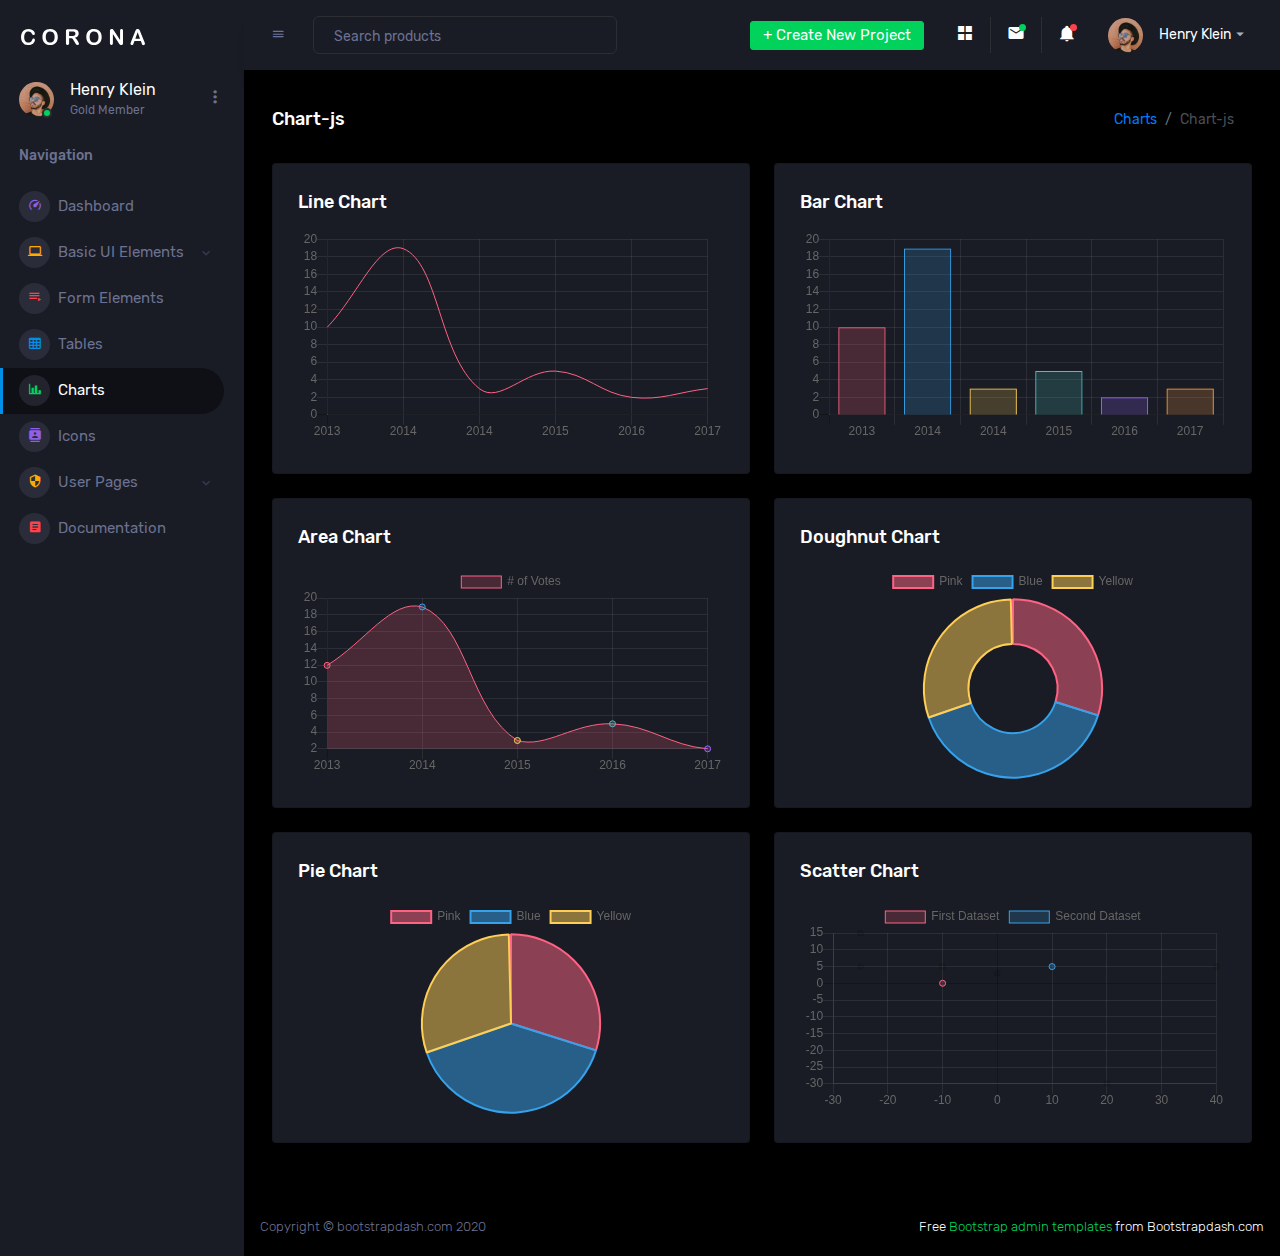
<file: pages/charts/chartjs.html>
<!DOCTYPE html>
<html lang="en">
  <head>
    <!-- Required meta tags -->
    <meta charset="utf-8">
    <meta name="viewport" content="width=device-width, initial-scale=1, shrink-to-fit=no">
    <title>Corona Admin</title>
    <!-- plugins:css -->
    <link rel="stylesheet" href="../../assets/vendors/mdi/css/materialdesignicons.min.css">
    <link rel="stylesheet" href="../../assets/vendors/css/vendor.bundle.base.css">
    <!-- endinject -->
    <!-- Plugin css for this page -->
    <!-- End Plugin css for this page -->
    <!-- inject:css -->
    <!-- endinject -->
    <!-- Layout styles -->
    <link rel="stylesheet" href="../../assets/css/style.css">
    <!-- End layout styles -->
    <link rel="shortcut icon" href="../../assets/images/favicon.png" />
  </head>
  <body>
    <div class="container-scroller">
      <!-- partial:../../partials/_sidebar.html -->
      <nav class="sidebar sidebar-offcanvas" id="sidebar">
        <div class="sidebar-brand-wrapper d-none d-lg-flex align-items-center justify-content-center fixed-top">
          <a class="sidebar-brand brand-logo" href="../../index.html"><img src="../../assets/images/logo.svg" alt="logo" /></a>
          <a class="sidebar-brand brand-logo-mini" href="../../index.html"><img src="../../assets/images/logo-mini.svg" alt="logo" /></a>
        </div>
        <ul class="nav">
          <li class="nav-item profile">
            <div class="profile-desc">
              <div class="profile-pic">
                <div class="count-indicator">
                  <img class="img-xs rounded-circle " src="../../assets/images/faces/face15.jpg" alt="">
                  <span class="count bg-success"></span>
                </div>
                <div class="profile-name">
                  <h5 class="mb-0 font-weight-normal">Henry Klein</h5>
                  <span>Gold Member</span>
                </div>
              </div>
              <a href="#" id="profile-dropdown" data-toggle="dropdown"><i class="mdi mdi-dots-vertical"></i></a>
              <div class="dropdown-menu dropdown-menu-right sidebar-dropdown preview-list" aria-labelledby="profile-dropdown">
                <a href="#" class="dropdown-item preview-item">
                  <div class="preview-thumbnail">
                    <div class="preview-icon bg-dark rounded-circle">
                      <i class="mdi mdi-settings text-primary"></i>
                    </div>
                  </div>
                  <div class="preview-item-content">
                    <p class="preview-subject ellipsis mb-1 text-small">Account settings</p>
                  </div>
                </a>
                <div class="dropdown-divider"></div>
                <a href="#" class="dropdown-item preview-item">
                  <div class="preview-thumbnail">
                    <div class="preview-icon bg-dark rounded-circle">
                      <i class="mdi mdi-onepassword  text-info"></i>
                    </div>
                  </div>
                  <div class="preview-item-content">
                    <p class="preview-subject ellipsis mb-1 text-small">Change Password</p>
                  </div>
                </a>
                <div class="dropdown-divider"></div>
                <a href="#" class="dropdown-item preview-item">
                  <div class="preview-thumbnail">
                    <div class="preview-icon bg-dark rounded-circle">
                      <i class="mdi mdi-calendar-today text-success"></i>
                    </div>
                  </div>
                  <div class="preview-item-content">
                    <p class="preview-subject ellipsis mb-1 text-small">To-do list</p>
                  </div>
                </a>
              </div>
            </div>
          </li>
          <li class="nav-item nav-category">
            <span class="nav-link">Navigation</span>
          </li>
          <li class="nav-item menu-items">
            <a class="nav-link" href="../../index.html">
              <span class="menu-icon">
                <i class="mdi mdi-speedometer"></i>
              </span>
              <span class="menu-title">Dashboard</span>
            </a>
          </li>
          <li class="nav-item menu-items">
            <a class="nav-link" data-toggle="collapse" href="#ui-basic" aria-expanded="false" aria-controls="ui-basic">
              <span class="menu-icon">
                <i class="mdi mdi-laptop"></i>
              </span>
              <span class="menu-title">Basic UI Elements</span>
              <i class="menu-arrow"></i>
            </a>
            <div class="collapse" id="ui-basic">
              <ul class="nav flex-column sub-menu">
                <li class="nav-item"> <a class="nav-link" href="../../pages/ui-features/buttons.html">Buttons</a></li>
                <li class="nav-item"> <a class="nav-link" href="../../pages/ui-features/dropdowns.html">Dropdowns</a></li>
                <li class="nav-item"> <a class="nav-link" href="../../pages/ui-features/typography.html">Typography</a></li>
              </ul>
            </div>
          </li>
          <li class="nav-item menu-items">
            <a class="nav-link" href="../../pages/forms/basic_elements.html">
              <span class="menu-icon">
                <i class="mdi mdi-playlist-play"></i>
              </span>
              <span class="menu-title">Form Elements</span>
            </a>
          </li>
          <li class="nav-item menu-items">
            <a class="nav-link" href="../../pages/tables/basic-table.html">
              <span class="menu-icon">
                <i class="mdi mdi-table-large"></i>
              </span>
              <span class="menu-title">Tables</span>
            </a>
          </li>
          <li class="nav-item menu-items">
            <a class="nav-link" href="../../pages/charts/chartjs.html">
              <span class="menu-icon">
                <i class="mdi mdi-chart-bar"></i>
              </span>
              <span class="menu-title">Charts</span>
            </a>
          </li>
          <li class="nav-item menu-items">
            <a class="nav-link" href="../../pages/icons/mdi.html">
              <span class="menu-icon">
                <i class="mdi mdi-contacts"></i>
              </span>
              <span class="menu-title">Icons</span>
            </a>
          </li>
          <li class="nav-item menu-items">
            <a class="nav-link" data-toggle="collapse" href="#auth" aria-expanded="false" aria-controls="auth">
              <span class="menu-icon">
                <i class="mdi mdi-security"></i>
              </span>
              <span class="menu-title">User Pages</span>
              <i class="menu-arrow"></i>
            </a>
            <div class="collapse" id="auth">
              <ul class="nav flex-column sub-menu">
                <li class="nav-item"> <a class="nav-link" href="../../pages/samples/blank-page.html"> Blank Page </a></li>
                <li class="nav-item"> <a class="nav-link" href="../../pages/samples/error-404.html"> 404 </a></li>
                <li class="nav-item"> <a class="nav-link" href="../../pages/samples/error-500.html"> 500 </a></li>
                <li class="nav-item"> <a class="nav-link" href="../../pages/samples/login.html"> Login </a></li>
                <li class="nav-item"> <a class="nav-link" href="../../pages/samples/register.html"> Register </a></li>
              </ul>
            </div>
          </li>
          <li class="nav-item menu-items">
            <a class="nav-link" href="http://www.bootstrapdash.com/demo/corona-free/jquery/documentation/documentation.html">
              <span class="menu-icon">
                <i class="mdi mdi-file-document-box"></i>
              </span>
              <span class="menu-title">Documentation</span>
            </a>
          </li>
        </ul>
      </nav>
      <!-- partial -->
      <div class="container-fluid page-body-wrapper">
        <!-- partial:../../partials/_navbar.html -->
        <nav class="navbar p-0 fixed-top d-flex flex-row">
          <div class="navbar-brand-wrapper d-flex d-lg-none align-items-center justify-content-center">
            <a class="navbar-brand brand-logo-mini" href="../../index.html"><img src="../../assets/images/logo-mini.svg" alt="logo" /></a>
          </div>
          <div class="navbar-menu-wrapper flex-grow d-flex align-items-stretch">
            <button class="navbar-toggler navbar-toggler align-self-center" type="button" data-toggle="minimize">
              <span class="mdi mdi-menu"></span>
            </button>
            <ul class="navbar-nav w-100">
              <li class="nav-item w-100">
                <form class="nav-link mt-2 mt-md-0 d-none d-lg-flex search">
                  <input type="text" class="form-control" placeholder="Search products">
                </form>
              </li>
            </ul>
            <ul class="navbar-nav navbar-nav-right">
              <li class="nav-item dropdown d-none d-lg-block">
                <a class="nav-link btn btn-success create-new-button" id="createbuttonDropdown" data-toggle="dropdown" aria-expanded="false" href="#">+ Create New Project</a>
                <div class="dropdown-menu dropdown-menu-right navbar-dropdown preview-list" aria-labelledby="createbuttonDropdown">
                  <h6 class="p-3 mb-0">Projects</h6>
                  <div class="dropdown-divider"></div>
                  <a class="dropdown-item preview-item">
                    <div class="preview-thumbnail">
                      <div class="preview-icon bg-dark rounded-circle">
                        <i class="mdi mdi-file-outline text-primary"></i>
                      </div>
                    </div>
                    <div class="preview-item-content">
                      <p class="preview-subject ellipsis mb-1">Software Development</p>
                    </div>
                  </a>
                  <div class="dropdown-divider"></div>
                  <a class="dropdown-item preview-item">
                    <div class="preview-thumbnail">
                      <div class="preview-icon bg-dark rounded-circle">
                        <i class="mdi mdi-web text-info"></i>
                      </div>
                    </div>
                    <div class="preview-item-content">
                      <p class="preview-subject ellipsis mb-1">UI Development</p>
                    </div>
                  </a>
                  <div class="dropdown-divider"></div>
                  <a class="dropdown-item preview-item">
                    <div class="preview-thumbnail">
                      <div class="preview-icon bg-dark rounded-circle">
                        <i class="mdi mdi-layers text-danger"></i>
                      </div>
                    </div>
                    <div class="preview-item-content">
                      <p class="preview-subject ellipsis mb-1">Software Testing</p>
                    </div>
                  </a>
                  <div class="dropdown-divider"></div>
                  <p class="p-3 mb-0 text-center">See all projects</p>
                </div>
              </li>
              <li class="nav-item nav-settings d-none d-lg-block">
                <a class="nav-link" href="#">
                  <i class="mdi mdi-view-grid"></i>
                </a>
              </li>
              <li class="nav-item dropdown border-left">
                <a class="nav-link count-indicator dropdown-toggle" id="messageDropdown" href="#" data-toggle="dropdown" aria-expanded="false">
                  <i class="mdi mdi-email"></i>
                  <span class="count bg-success"></span>
                </a>
                <div class="dropdown-menu dropdown-menu-right navbar-dropdown preview-list" aria-labelledby="messageDropdown">
                  <h6 class="p-3 mb-0">Messages</h6>
                  <div class="dropdown-divider"></div>
                  <a class="dropdown-item preview-item">
                    <div class="preview-thumbnail">
                      <img src="../../assets/images/faces/face4.jpg" alt="image" class="rounded-circle profile-pic">
                    </div>
                    <div class="preview-item-content">
                      <p class="preview-subject ellipsis mb-1">Mark send you a message</p>
                      <p class="text-muted mb-0"> 1 Minutes ago </p>
                    </div>
                  </a>
                  <div class="dropdown-divider"></div>
                  <a class="dropdown-item preview-item">
                    <div class="preview-thumbnail">
                      <img src="../../assets/images/faces/face2.jpg" alt="image" class="rounded-circle profile-pic">
                    </div>
                    <div class="preview-item-content">
                      <p class="preview-subject ellipsis mb-1">Cregh send you a message</p>
                      <p class="text-muted mb-0"> 15 Minutes ago </p>
                    </div>
                  </a>
                  <div class="dropdown-divider"></div>
                  <a class="dropdown-item preview-item">
                    <div class="preview-thumbnail">
                      <img src="../../assets/images/faces/face3.jpg" alt="image" class="rounded-circle profile-pic">
                    </div>
                    <div class="preview-item-content">
                      <p class="preview-subject ellipsis mb-1">Profile picture updated</p>
                      <p class="text-muted mb-0"> 18 Minutes ago </p>
                    </div>
                  </a>
                  <div class="dropdown-divider"></div>
                  <p class="p-3 mb-0 text-center">4 new messages</p>
                </div>
              </li>
              <li class="nav-item dropdown border-left">
                <a class="nav-link count-indicator dropdown-toggle" id="notificationDropdown" href="#" data-toggle="dropdown">
                  <i class="mdi mdi-bell"></i>
                  <span class="count bg-danger"></span>
                </a>
                <div class="dropdown-menu dropdown-menu-right navbar-dropdown preview-list" aria-labelledby="notificationDropdown">
                  <h6 class="p-3 mb-0">Notifications</h6>
                  <div class="dropdown-divider"></div>
                  <a class="dropdown-item preview-item">
                    <div class="preview-thumbnail">
                      <div class="preview-icon bg-dark rounded-circle">
                        <i class="mdi mdi-calendar text-success"></i>
                      </div>
                    </div>
                    <div class="preview-item-content">
                      <p class="preview-subject mb-1">Event today</p>
                      <p class="text-muted ellipsis mb-0"> Just a reminder that you have an event today </p>
                    </div>
                  </a>
                  <div class="dropdown-divider"></div>
                  <a class="dropdown-item preview-item">
                    <div class="preview-thumbnail">
                      <div class="preview-icon bg-dark rounded-circle">
                        <i class="mdi mdi-settings text-danger"></i>
                      </div>
                    </div>
                    <div class="preview-item-content">
                      <p class="preview-subject mb-1">Settings</p>
                      <p class="text-muted ellipsis mb-0"> Update dashboard </p>
                    </div>
                  </a>
                  <div class="dropdown-divider"></div>
                  <a class="dropdown-item preview-item">
                    <div class="preview-thumbnail">
                      <div class="preview-icon bg-dark rounded-circle">
                        <i class="mdi mdi-link-variant text-warning"></i>
                      </div>
                    </div>
                    <div class="preview-item-content">
                      <p class="preview-subject mb-1">Launch Admin</p>
                      <p class="text-muted ellipsis mb-0"> New admin wow! </p>
                    </div>
                  </a>
                  <div class="dropdown-divider"></div>
                  <p class="p-3 mb-0 text-center">See all notifications</p>
                </div>
              </li>
              <li class="nav-item dropdown">
                <a class="nav-link" id="profileDropdown" href="#" data-toggle="dropdown">
                  <div class="navbar-profile">
                    <img class="img-xs rounded-circle" src="../../assets/images/faces/face15.jpg" alt="">
                    <p class="mb-0 d-none d-sm-block navbar-profile-name">Henry Klein</p>
                    <i class="mdi mdi-menu-down d-none d-sm-block"></i>
                  </div>
                </a>
                <div class="dropdown-menu dropdown-menu-right navbar-dropdown preview-list" aria-labelledby="profileDropdown">
                  <h6 class="p-3 mb-0">Profile</h6>
                  <div class="dropdown-divider"></div>
                  <a class="dropdown-item preview-item">
                    <div class="preview-thumbnail">
                      <div class="preview-icon bg-dark rounded-circle">
                        <i class="mdi mdi-settings text-success"></i>
                      </div>
                    </div>
                    <div class="preview-item-content">
                      <p class="preview-subject mb-1">Settings</p>
                    </div>
                  </a>
                  <div class="dropdown-divider"></div>
                  <a class="dropdown-item preview-item">
                    <div class="preview-thumbnail">
                      <div class="preview-icon bg-dark rounded-circle">
                        <i class="mdi mdi-logout text-danger"></i>
                      </div>
                    </div>
                    <div class="preview-item-content">
                      <p class="preview-subject mb-1">Log out</p>
                    </div>
                  </a>
                  <div class="dropdown-divider"></div>
                  <p class="p-3 mb-0 text-center">Advanced settings</p>
                </div>
              </li>
            </ul>
            <button class="navbar-toggler navbar-toggler-right d-lg-none align-self-center" type="button" data-toggle="offcanvas">
              <span class="mdi mdi-format-line-spacing"></span>
            </button>
          </div>
        </nav>
        <!-- partial -->
        <div class="main-panel">
          <div class="content-wrapper">
            <div class="page-header">
              <h3 class="page-title"> Chart-js </h3>
              <nav aria-label="breadcrumb">
                <ol class="breadcrumb">
                  <li class="breadcrumb-item"><a href="#">Charts</a></li>
                  <li class="breadcrumb-item active" aria-current="page">Chart-js</li>
                </ol>
              </nav>
            </div>
            <div class="row">
              <div class="col-lg-6 grid-margin stretch-card">
                <div class="card">
                  <div class="card-body">
                    <h4 class="card-title">Line chart</h4>
                    <canvas id="lineChart" style="height:250px"></canvas>
                  </div>
                </div>
              </div>
              <div class="col-lg-6 grid-margin stretch-card">
                <div class="card">
                  <div class="card-body">
                    <h4 class="card-title">Bar chart</h4>
                    <canvas id="barChart" style="height:230px"></canvas>
                  </div>
                </div>
              </div>
            </div>
            <div class="row">
              <div class="col-lg-6 grid-margin stretch-card">
                <div class="card">
                  <div class="card-body">
                    <h4 class="card-title">Area chart</h4>
                    <canvas id="areaChart" style="height:250px"></canvas>
                  </div>
                </div>
              </div>
              <div class="col-lg-6 grid-margin stretch-card">
                <div class="card">
                  <div class="card-body">
                    <h4 class="card-title">Doughnut chart</h4>
                    <canvas id="doughnutChart" style="height:250px"></canvas>
                  </div>
                </div>
              </div>
            </div>
            <div class="row">
              <div class="col-lg-6 grid-margin stretch-card">
                <div class="card">
                  <div class="card-body">
                    <h4 class="card-title">Pie chart</h4>
                    <canvas id="pieChart" style="height:250px"></canvas>
                  </div>
                </div>
              </div>
              <div class="col-lg-6 grid-margin stretch-card">
                <div class="card">
                  <div class="card-body">
                    <h4 class="card-title">Scatter chart</h4>
                    <canvas id="scatterChart" style="height:250px"></canvas>
                  </div>
                </div>
              </div>
            </div>
          </div>
          <!-- content-wrapper ends -->
          <!-- partial:../../partials/_footer.html -->
          <footer class="footer">
            <div class="d-sm-flex justify-content-center justify-content-sm-between">
              <span class="text-muted d-block text-center text-sm-left d-sm-inline-block">Copyright © bootstrapdash.com 2020</span>
              <span class="float-none float-sm-right d-block mt-1 mt-sm-0 text-center"> Free <a href="https://www.bootstrapdash.com/bootstrap-admin-template/" target="_blank">Bootstrap admin templates</a> from Bootstrapdash.com</span>
            </div>
          </footer>
          <!-- partial -->
        </div>
        <!-- main-panel ends -->
      </div>
      <!-- page-body-wrapper ends -->
    </div>
    <!-- container-scroller -->
    <!-- plugins:js -->
    <script src="../../assets/vendors/js/vendor.bundle.base.js"></script>
    <!-- endinject -->
    <!-- Plugin js for this page -->
    <script src="../../assets/vendors/chart.js/Chart.min.js"></script>
    <!-- End plugin js for this page -->
    <!-- inject:js -->
    <script src="../../assets/js/off-canvas.js"></script>
    <script src="../../assets/js/hoverable-collapse.js"></script>
    <script src="../../assets/js/misc.js"></script>
    <script src="../../assets/js/settings.js"></script>
    <script src="../../assets/js/todolist.js"></script>
    <!-- endinject -->
    <!-- Custom js for this page -->
    <script src="../../assets/js/chart.js"></script>
    <!-- End custom js for this page -->
  </body>
</html>
</file>
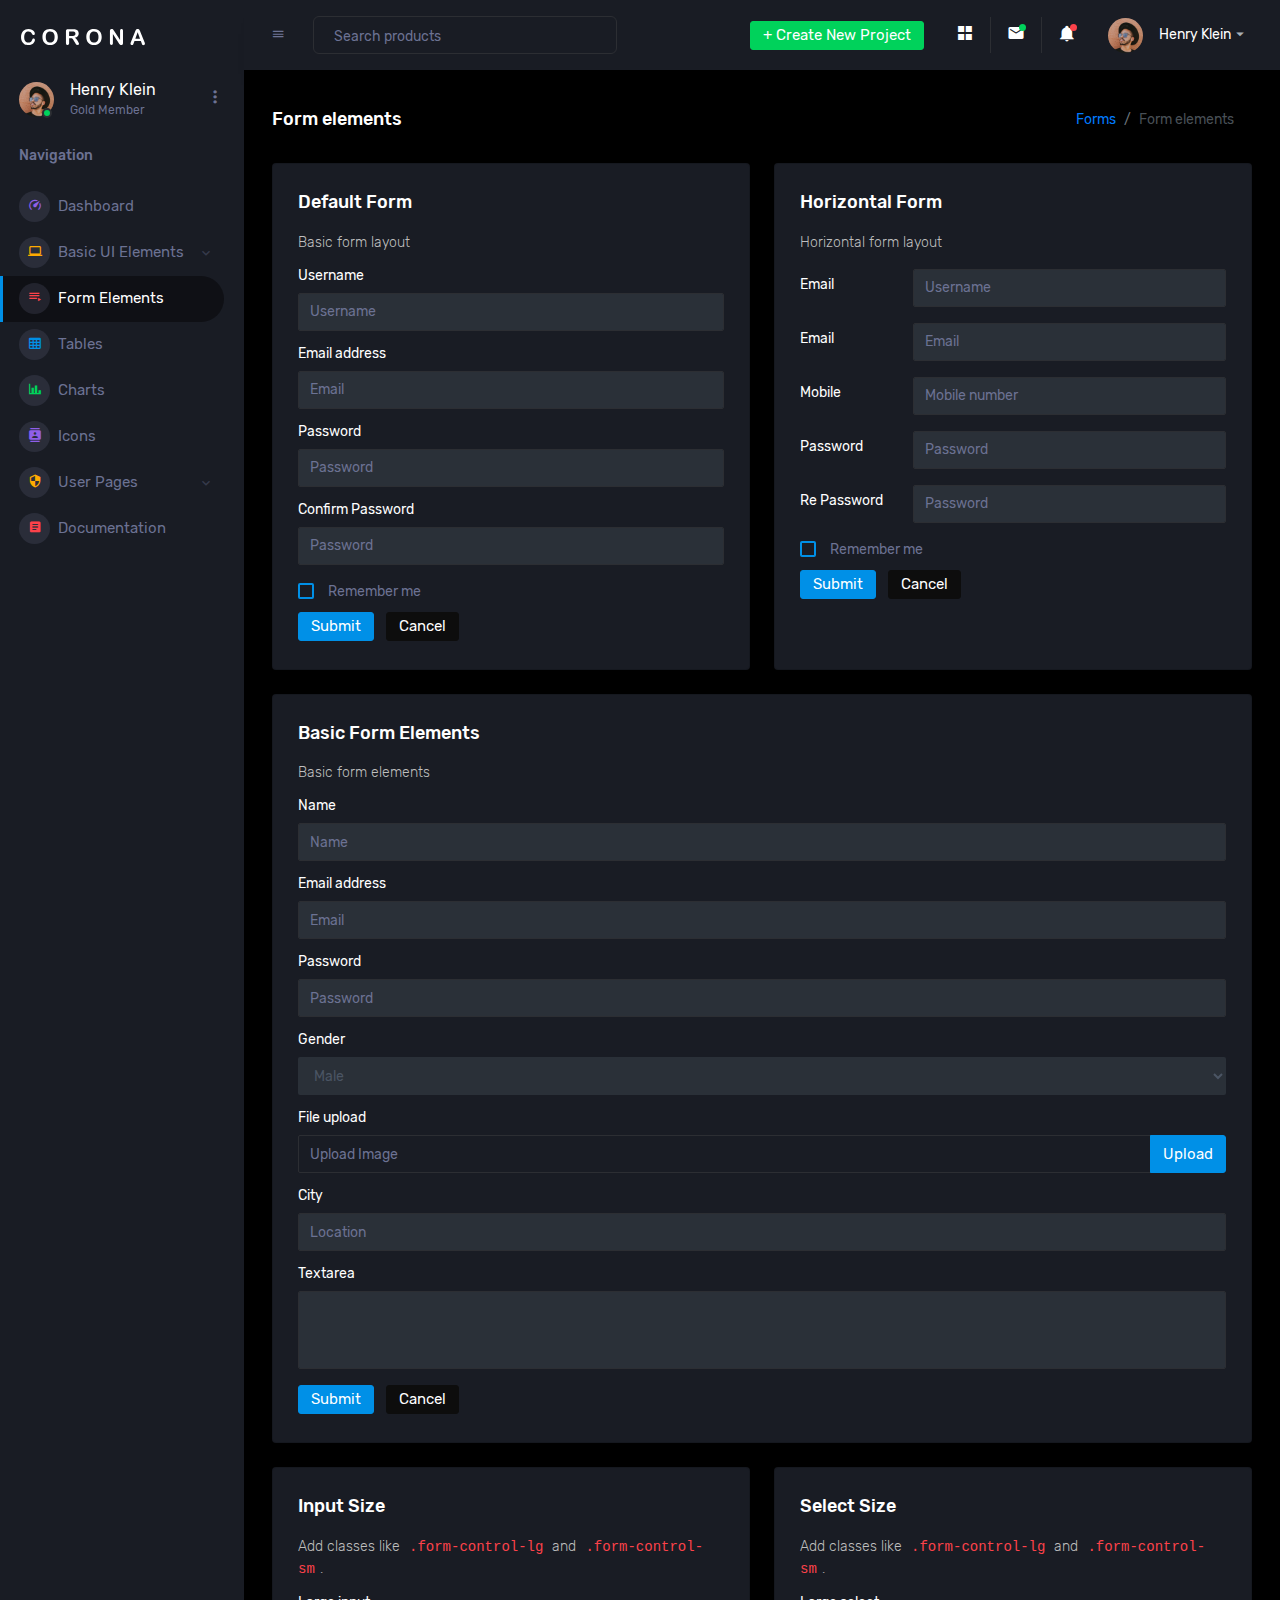
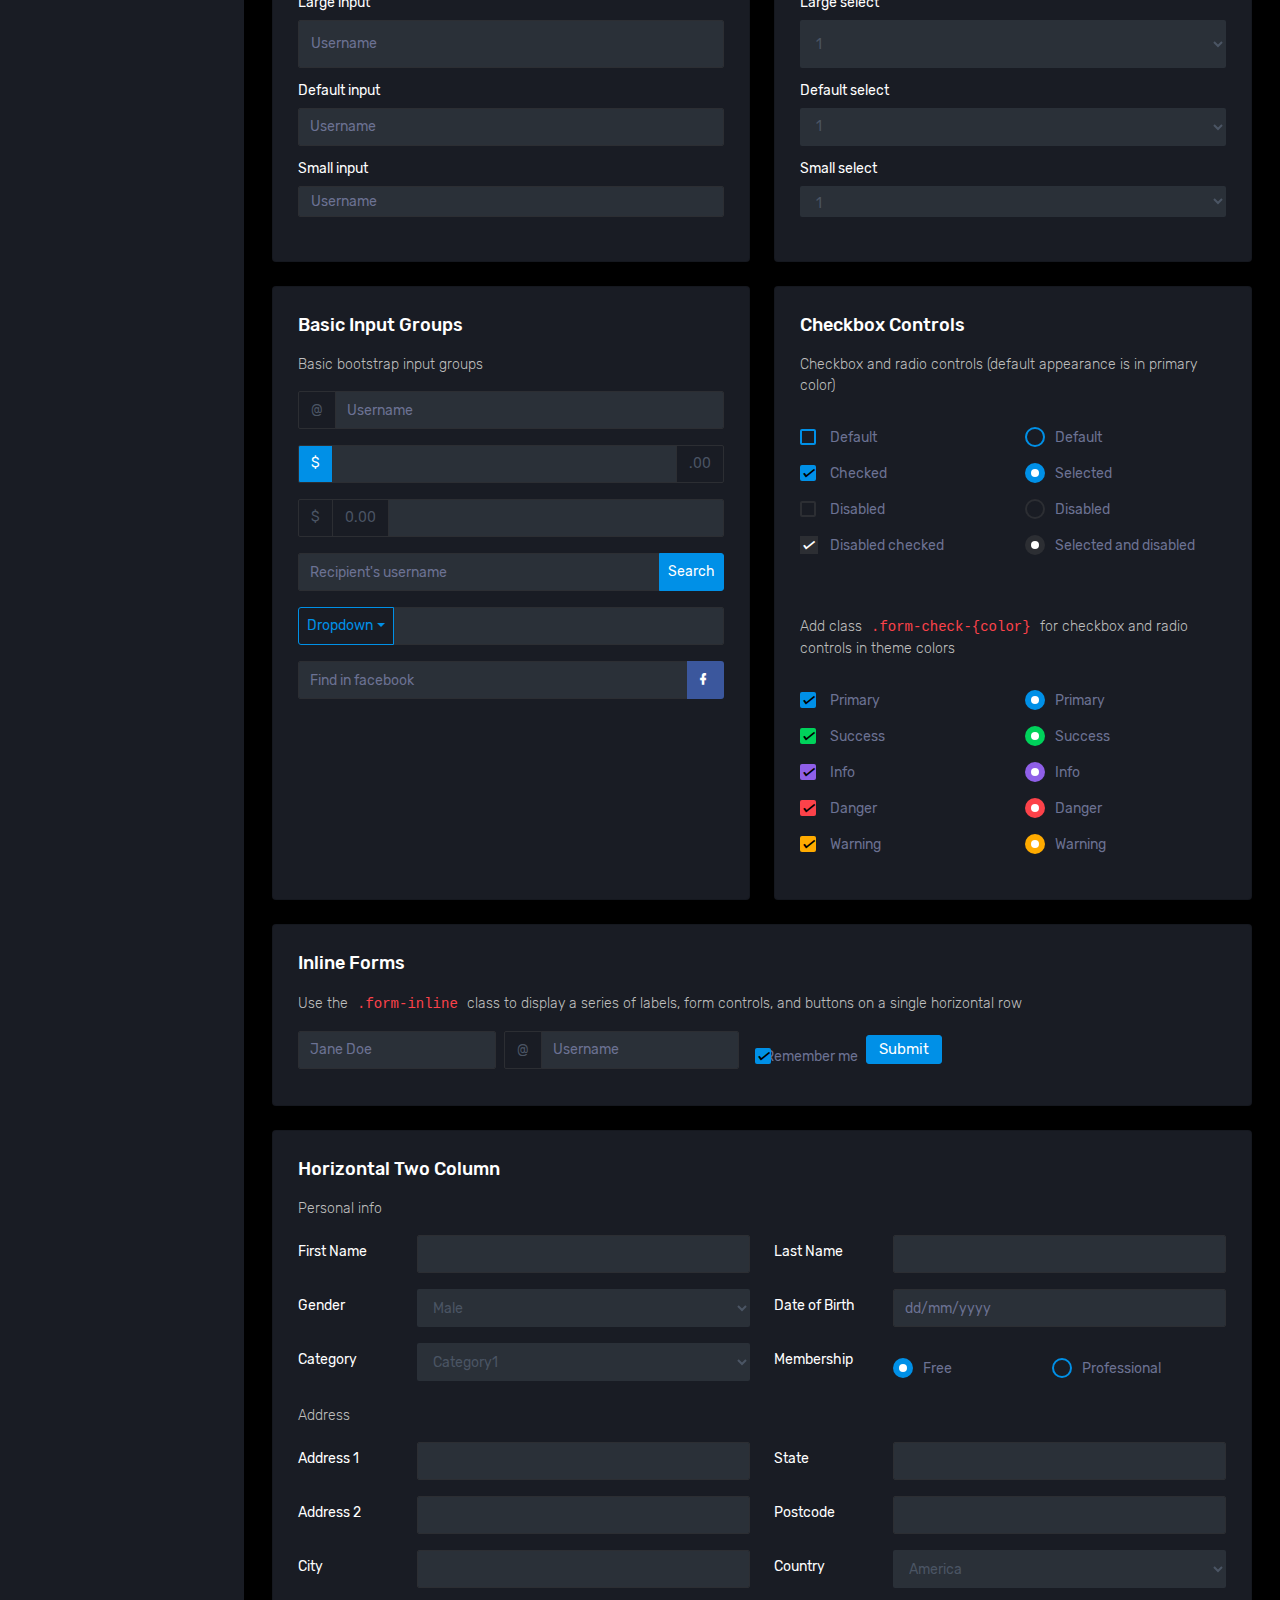
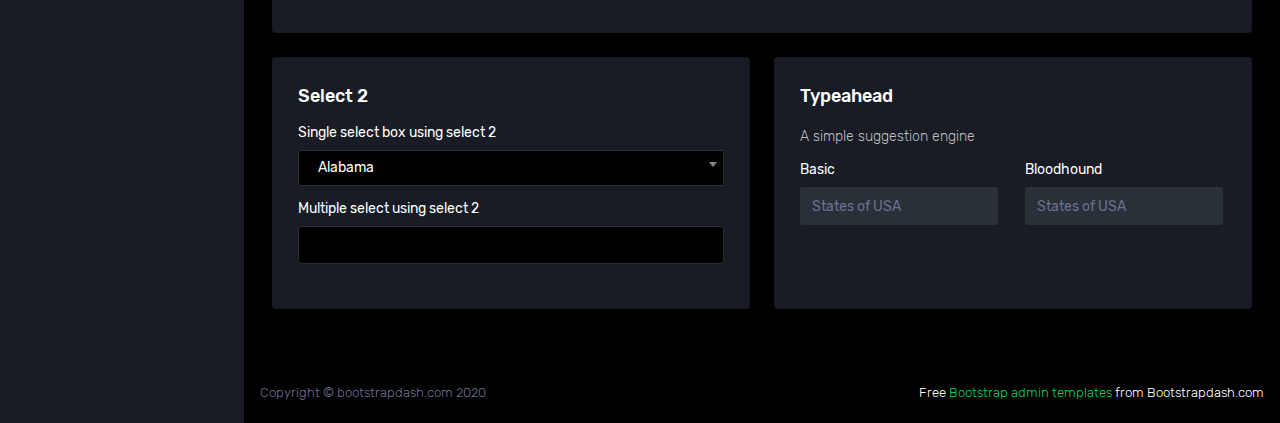
<file: pages/forms/basic_elements.html>
<!DOCTYPE html>
<html lang="en">
  <head>
    <!-- Required meta tags -->
    <meta charset="utf-8">
    <meta name="viewport" content="width=device-width, initial-scale=1, shrink-to-fit=no">
    <title>Corona Admin</title>
    <!-- plugins:css -->
    <link rel="stylesheet" href="../../assets/vendors/mdi/css/materialdesignicons.min.css">
    <link rel="stylesheet" href="../../assets/vendors/css/vendor.bundle.base.css">
    <!-- endinject -->
    <!-- Plugin css for this page -->
    <link rel="stylesheet" href="../../assets/vendors/select2/select2.min.css">
    <link rel="stylesheet" href="../../assets/vendors/select2-bootstrap-theme/select2-bootstrap.min.css">
    <!-- End plugin css for this page -->
    <!-- inject:css -->
    <!-- endinject -->
    <!-- Layout styles -->
    <link rel="stylesheet" href="../../assets/css/style.css">
    <!-- End layout styles -->
    <link rel="shortcut icon" href="../../assets/images/favicon.png" />
  </head>
  <body>
    <div class="container-scroller">
      <!-- partial:../../partials/_sidebar.html -->
      <nav class="sidebar sidebar-offcanvas" id="sidebar">
        <div class="sidebar-brand-wrapper d-none d-lg-flex align-items-center justify-content-center fixed-top">
          <a class="sidebar-brand brand-logo" href="../../index.html"><img src="../../assets/images/logo.svg" alt="logo" /></a>
          <a class="sidebar-brand brand-logo-mini" href="../../index.html"><img src="../../assets/images/logo-mini.svg" alt="logo" /></a>
        </div>
        <ul class="nav">
          <li class="nav-item profile">
            <div class="profile-desc">
              <div class="profile-pic">
                <div class="count-indicator">
                  <img class="img-xs rounded-circle " src="../../assets/images/faces/face15.jpg" alt="">
                  <span class="count bg-success"></span>
                </div>
                <div class="profile-name">
                  <h5 class="mb-0 font-weight-normal">Henry Klein</h5>
                  <span>Gold Member</span>
                </div>
              </div>
              <a href="#" id="profile-dropdown" data-toggle="dropdown"><i class="mdi mdi-dots-vertical"></i></a>
              <div class="dropdown-menu dropdown-menu-right sidebar-dropdown preview-list" aria-labelledby="profile-dropdown">
                <a href="#" class="dropdown-item preview-item">
                  <div class="preview-thumbnail">
                    <div class="preview-icon bg-dark rounded-circle">
                      <i class="mdi mdi-settings text-primary"></i>
                    </div>
                  </div>
                  <div class="preview-item-content">
                    <p class="preview-subject ellipsis mb-1 text-small">Account settings</p>
                  </div>
                </a>
                <div class="dropdown-divider"></div>
                <a href="#" class="dropdown-item preview-item">
                  <div class="preview-thumbnail">
                    <div class="preview-icon bg-dark rounded-circle">
                      <i class="mdi mdi-onepassword  text-info"></i>
                    </div>
                  </div>
                  <div class="preview-item-content">
                    <p class="preview-subject ellipsis mb-1 text-small">Change Password</p>
                  </div>
                </a>
                <div class="dropdown-divider"></div>
                <a href="#" class="dropdown-item preview-item">
                  <div class="preview-thumbnail">
                    <div class="preview-icon bg-dark rounded-circle">
                      <i class="mdi mdi-calendar-today text-success"></i>
                    </div>
                  </div>
                  <div class="preview-item-content">
                    <p class="preview-subject ellipsis mb-1 text-small">To-do list</p>
                  </div>
                </a>
              </div>
            </div>
          </li>
          <li class="nav-item nav-category">
            <span class="nav-link">Navigation</span>
          </li>
          <li class="nav-item menu-items">
            <a class="nav-link" href="../../index.html">
              <span class="menu-icon">
                <i class="mdi mdi-speedometer"></i>
              </span>
              <span class="menu-title">Dashboard</span>
            </a>
          </li>
          <li class="nav-item menu-items">
            <a class="nav-link" data-toggle="collapse" href="#ui-basic" aria-expanded="false" aria-controls="ui-basic">
              <span class="menu-icon">
                <i class="mdi mdi-laptop"></i>
              </span>
              <span class="menu-title">Basic UI Elements</span>
              <i class="menu-arrow"></i>
            </a>
            <div class="collapse" id="ui-basic">
              <ul class="nav flex-column sub-menu">
                <li class="nav-item"> <a class="nav-link" href="../../pages/ui-features/buttons.html">Buttons</a></li>
                <li class="nav-item"> <a class="nav-link" href="../../pages/ui-features/dropdowns.html">Dropdowns</a></li>
                <li class="nav-item"> <a class="nav-link" href="../../pages/ui-features/typography.html">Typography</a></li>
              </ul>
            </div>
          </li>
          <li class="nav-item menu-items">
            <a class="nav-link" href="../../pages/forms/basic_elements.html">
              <span class="menu-icon">
                <i class="mdi mdi-playlist-play"></i>
              </span>
              <span class="menu-title">Form Elements</span>
            </a>
          </li>
          <li class="nav-item menu-items">
            <a class="nav-link" href="../../pages/tables/basic-table.html">
              <span class="menu-icon">
                <i class="mdi mdi-table-large"></i>
              </span>
              <span class="menu-title">Tables</span>
            </a>
          </li>
          <li class="nav-item menu-items">
            <a class="nav-link" href="../../pages/charts/chartjs.html">
              <span class="menu-icon">
                <i class="mdi mdi-chart-bar"></i>
              </span>
              <span class="menu-title">Charts</span>
            </a>
          </li>
          <li class="nav-item menu-items">
            <a class="nav-link" href="../../pages/icons/mdi.html">
              <span class="menu-icon">
                <i class="mdi mdi-contacts"></i>
              </span>
              <span class="menu-title">Icons</span>
            </a>
          </li>
          <li class="nav-item menu-items">
            <a class="nav-link" data-toggle="collapse" href="#auth" aria-expanded="false" aria-controls="auth">
              <span class="menu-icon">
                <i class="mdi mdi-security"></i>
              </span>
              <span class="menu-title">User Pages</span>
              <i class="menu-arrow"></i>
            </a>
            <div class="collapse" id="auth">
              <ul class="nav flex-column sub-menu">
                <li class="nav-item"> <a class="nav-link" href="../../pages/samples/blank-page.html"> Blank Page </a></li>
                <li class="nav-item"> <a class="nav-link" href="../../pages/samples/error-404.html"> 404 </a></li>
                <li class="nav-item"> <a class="nav-link" href="../../pages/samples/error-500.html"> 500 </a></li>
                <li class="nav-item"> <a class="nav-link" href="../../pages/samples/login.html"> Login </a></li>
                <li class="nav-item"> <a class="nav-link" href="../../pages/samples/register.html"> Register </a></li>
              </ul>
            </div>
          </li>
          <li class="nav-item menu-items">
            <a class="nav-link" href="http://www.bootstrapdash.com/demo/corona-free/jquery/documentation/documentation.html">
              <span class="menu-icon">
                <i class="mdi mdi-file-document-box"></i>
              </span>
              <span class="menu-title">Documentation</span>
            </a>
          </li>
        </ul>
      </nav>
      <!-- partial -->
      <div class="container-fluid page-body-wrapper">
        <!-- partial:../../partials/_navbar.html -->
        <nav class="navbar p-0 fixed-top d-flex flex-row">
          <div class="navbar-brand-wrapper d-flex d-lg-none align-items-center justify-content-center">
            <a class="navbar-brand brand-logo-mini" href="../../index.html"><img src="../../assets/images/logo-mini.svg" alt="logo" /></a>
          </div>
          <div class="navbar-menu-wrapper flex-grow d-flex align-items-stretch">
            <button class="navbar-toggler navbar-toggler align-self-center" type="button" data-toggle="minimize">
              <span class="mdi mdi-menu"></span>
            </button>
            <ul class="navbar-nav w-100">
              <li class="nav-item w-100">
                <form class="nav-link mt-2 mt-md-0 d-none d-lg-flex search">
                  <input type="text" class="form-control" placeholder="Search products">
                </form>
              </li>
            </ul>
            <ul class="navbar-nav navbar-nav-right">
              <li class="nav-item dropdown d-none d-lg-block">
                <a class="nav-link btn btn-success create-new-button" id="createbuttonDropdown" data-toggle="dropdown" aria-expanded="false" href="#">+ Create New Project</a>
                <div class="dropdown-menu dropdown-menu-right navbar-dropdown preview-list" aria-labelledby="createbuttonDropdown">
                  <h6 class="p-3 mb-0">Projects</h6>
                  <div class="dropdown-divider"></div>
                  <a class="dropdown-item preview-item">
                    <div class="preview-thumbnail">
                      <div class="preview-icon bg-dark rounded-circle">
                        <i class="mdi mdi-file-outline text-primary"></i>
                      </div>
                    </div>
                    <div class="preview-item-content">
                      <p class="preview-subject ellipsis mb-1">Software Development</p>
                    </div>
                  </a>
                  <div class="dropdown-divider"></div>
                  <a class="dropdown-item preview-item">
                    <div class="preview-thumbnail">
                      <div class="preview-icon bg-dark rounded-circle">
                        <i class="mdi mdi-web text-info"></i>
                      </div>
                    </div>
                    <div class="preview-item-content">
                      <p class="preview-subject ellipsis mb-1">UI Development</p>
                    </div>
                  </a>
                  <div class="dropdown-divider"></div>
                  <a class="dropdown-item preview-item">
                    <div class="preview-thumbnail">
                      <div class="preview-icon bg-dark rounded-circle">
                        <i class="mdi mdi-layers text-danger"></i>
                      </div>
                    </div>
                    <div class="preview-item-content">
                      <p class="preview-subject ellipsis mb-1">Software Testing</p>
                    </div>
                  </a>
                  <div class="dropdown-divider"></div>
                  <p class="p-3 mb-0 text-center">See all projects</p>
                </div>
              </li>
              <li class="nav-item nav-settings d-none d-lg-block">
                <a class="nav-link" href="#">
                  <i class="mdi mdi-view-grid"></i>
                </a>
              </li>
              <li class="nav-item dropdown border-left">
                <a class="nav-link count-indicator dropdown-toggle" id="messageDropdown" href="#" data-toggle="dropdown" aria-expanded="false">
                  <i class="mdi mdi-email"></i>
                  <span class="count bg-success"></span>
                </a>
                <div class="dropdown-menu dropdown-menu-right navbar-dropdown preview-list" aria-labelledby="messageDropdown">
                  <h6 class="p-3 mb-0">Messages</h6>
                  <div class="dropdown-divider"></div>
                  <a class="dropdown-item preview-item">
                    <div class="preview-thumbnail">
                      <img src="../../assets/images/faces/face4.jpg" alt="image" class="rounded-circle profile-pic">
                    </div>
                    <div class="preview-item-content">
                      <p class="preview-subject ellipsis mb-1">Mark send you a message</p>
                      <p class="text-muted mb-0"> 1 Minutes ago </p>
                    </div>
                  </a>
                  <div class="dropdown-divider"></div>
                  <a class="dropdown-item preview-item">
                    <div class="preview-thumbnail">
                      <img src="../../assets/images/faces/face2.jpg" alt="image" class="rounded-circle profile-pic">
                    </div>
                    <div class="preview-item-content">
                      <p class="preview-subject ellipsis mb-1">Cregh send you a message</p>
                      <p class="text-muted mb-0"> 15 Minutes ago </p>
                    </div>
                  </a>
                  <div class="dropdown-divider"></div>
                  <a class="dropdown-item preview-item">
                    <div class="preview-thumbnail">
                      <img src="../../assets/images/faces/face3.jpg" alt="image" class="rounded-circle profile-pic">
                    </div>
                    <div class="preview-item-content">
                      <p class="preview-subject ellipsis mb-1">Profile picture updated</p>
                      <p class="text-muted mb-0"> 18 Minutes ago </p>
                    </div>
                  </a>
                  <div class="dropdown-divider"></div>
                  <p class="p-3 mb-0 text-center">4 new messages</p>
                </div>
              </li>
              <li class="nav-item dropdown border-left">
                <a class="nav-link count-indicator dropdown-toggle" id="notificationDropdown" href="#" data-toggle="dropdown">
                  <i class="mdi mdi-bell"></i>
                  <span class="count bg-danger"></span>
                </a>
                <div class="dropdown-menu dropdown-menu-right navbar-dropdown preview-list" aria-labelledby="notificationDropdown">
                  <h6 class="p-3 mb-0">Notifications</h6>
                  <div class="dropdown-divider"></div>
                  <a class="dropdown-item preview-item">
                    <div class="preview-thumbnail">
                      <div class="preview-icon bg-dark rounded-circle">
                        <i class="mdi mdi-calendar text-success"></i>
                      </div>
                    </div>
                    <div class="preview-item-content">
                      <p class="preview-subject mb-1">Event today</p>
                      <p class="text-muted ellipsis mb-0"> Just a reminder that you have an event today </p>
                    </div>
                  </a>
                  <div class="dropdown-divider"></div>
                  <a class="dropdown-item preview-item">
                    <div class="preview-thumbnail">
                      <div class="preview-icon bg-dark rounded-circle">
                        <i class="mdi mdi-settings text-danger"></i>
                      </div>
                    </div>
                    <div class="preview-item-content">
                      <p class="preview-subject mb-1">Settings</p>
                      <p class="text-muted ellipsis mb-0"> Update dashboard </p>
                    </div>
                  </a>
                  <div class="dropdown-divider"></div>
                  <a class="dropdown-item preview-item">
                    <div class="preview-thumbnail">
                      <div class="preview-icon bg-dark rounded-circle">
                        <i class="mdi mdi-link-variant text-warning"></i>
                      </div>
                    </div>
                    <div class="preview-item-content">
                      <p class="preview-subject mb-1">Launch Admin</p>
                      <p class="text-muted ellipsis mb-0"> New admin wow! </p>
                    </div>
                  </a>
                  <div class="dropdown-divider"></div>
                  <p class="p-3 mb-0 text-center">See all notifications</p>
                </div>
              </li>
              <li class="nav-item dropdown">
                <a class="nav-link" id="profileDropdown" href="#" data-toggle="dropdown">
                  <div class="navbar-profile">
                    <img class="img-xs rounded-circle" src="../../assets/images/faces/face15.jpg" alt="">
                    <p class="mb-0 d-none d-sm-block navbar-profile-name">Henry Klein</p>
                    <i class="mdi mdi-menu-down d-none d-sm-block"></i>
                  </div>
                </a>
                <div class="dropdown-menu dropdown-menu-right navbar-dropdown preview-list" aria-labelledby="profileDropdown">
                  <h6 class="p-3 mb-0">Profile</h6>
                  <div class="dropdown-divider"></div>
                  <a class="dropdown-item preview-item">
                    <div class="preview-thumbnail">
                      <div class="preview-icon bg-dark rounded-circle">
                        <i class="mdi mdi-settings text-success"></i>
                      </div>
                    </div>
                    <div class="preview-item-content">
                      <p class="preview-subject mb-1">Settings</p>
                    </div>
                  </a>
                  <div class="dropdown-divider"></div>
                  <a class="dropdown-item preview-item">
                    <div class="preview-thumbnail">
                      <div class="preview-icon bg-dark rounded-circle">
                        <i class="mdi mdi-logout text-danger"></i>
                      </div>
                    </div>
                    <div class="preview-item-content">
                      <p class="preview-subject mb-1">Log out</p>
                    </div>
                  </a>
                  <div class="dropdown-divider"></div>
                  <p class="p-3 mb-0 text-center">Advanced settings</p>
                </div>
              </li>
            </ul>
            <button class="navbar-toggler navbar-toggler-right d-lg-none align-self-center" type="button" data-toggle="offcanvas">
              <span class="mdi mdi-format-line-spacing"></span>
            </button>
          </div>
        </nav>
        <!-- partial -->
        <div class="main-panel">
          <div class="content-wrapper">
            <div class="page-header">
              <h3 class="page-title"> Form elements </h3>
              <nav aria-label="breadcrumb">
                <ol class="breadcrumb">
                  <li class="breadcrumb-item"><a href="#">Forms</a></li>
                  <li class="breadcrumb-item active" aria-current="page">Form elements</li>
                </ol>
              </nav>
            </div>
            <div class="row">
              <div class="col-md-6 grid-margin stretch-card">
                <div class="card">
                  <div class="card-body">
                    <h4 class="card-title">Default form</h4>
                    <p class="card-description"> Basic form layout </p>
                    <form class="forms-sample">
                      <div class="form-group">
                        <label for="exampleInputUsername1">Username</label>
                        <input type="text" class="form-control" id="exampleInputUsername1" placeholder="Username">
                      </div>
                      <div class="form-group">
                        <label for="exampleInputEmail1">Email address</label>
                        <input type="email" class="form-control" id="exampleInputEmail1" placeholder="Email">
                      </div>
                      <div class="form-group">
                        <label for="exampleInputPassword1">Password</label>
                        <input type="password" class="form-control" id="exampleInputPassword1" placeholder="Password">
                      </div>
                      <div class="form-group">
                        <label for="exampleInputConfirmPassword1">Confirm Password</label>
                        <input type="password" class="form-control" id="exampleInputConfirmPassword1" placeholder="Password">
                      </div>
                      <div class="form-check form-check-flat form-check-primary">
                        <label class="form-check-label">
                          <input type="checkbox" class="form-check-input"> Remember me </label>
                      </div>
                      <button type="submit" class="btn btn-primary mr-2">Submit</button>
                      <button class="btn btn-dark">Cancel</button>
                    </form>
                  </div>
                </div>
              </div>
              <div class="col-md-6 grid-margin stretch-card">
                <div class="card">
                  <div class="card-body">
                    <h4 class="card-title">Horizontal Form</h4>
                    <p class="card-description"> Horizontal form layout </p>
                    <form class="forms-sample">
                      <div class="form-group row">
                        <label for="exampleInputUsername2" class="col-sm-3 col-form-label">Email</label>
                        <div class="col-sm-9">
                          <input type="text" class="form-control" id="exampleInputUsername2" placeholder="Username">
                        </div>
                      </div>
                      <div class="form-group row">
                        <label for="exampleInputEmail2" class="col-sm-3 col-form-label">Email</label>
                        <div class="col-sm-9">
                          <input type="email" class="form-control" id="exampleInputEmail2" placeholder="Email">
                        </div>
                      </div>
                      <div class="form-group row">
                        <label for="exampleInputMobile" class="col-sm-3 col-form-label">Mobile</label>
                        <div class="col-sm-9">
                          <input type="text" class="form-control" id="exampleInputMobile" placeholder="Mobile number">
                        </div>
                      </div>
                      <div class="form-group row">
                        <label for="exampleInputPassword2" class="col-sm-3 col-form-label">Password</label>
                        <div class="col-sm-9">
                          <input type="password" class="form-control" id="exampleInputPassword2" placeholder="Password">
                        </div>
                      </div>
                      <div class="form-group row">
                        <label for="exampleInputConfirmPassword2" class="col-sm-3 col-form-label">Re Password</label>
                        <div class="col-sm-9">
                          <input type="password" class="form-control" id="exampleInputConfirmPassword2" placeholder="Password">
                        </div>
                      </div>
                      <div class="form-check form-check-flat form-check-primary">
                        <label class="form-check-label">
                          <input type="checkbox" class="form-check-input"> Remember me </label>
                      </div>
                      <button type="submit" class="btn btn-primary mr-2">Submit</button>
                      <button class="btn btn-dark">Cancel</button>
                    </form>
                  </div>
                </div>
              </div>
              <div class="col-12 grid-margin stretch-card">
                <div class="card">
                  <div class="card-body">
                    <h4 class="card-title">Basic form elements</h4>
                    <p class="card-description"> Basic form elements </p>
                    <form class="forms-sample">
                      <div class="form-group">
                        <label for="exampleInputName1">Name</label>
                        <input type="text" class="form-control" id="exampleInputName1" placeholder="Name">
                      </div>
                      <div class="form-group">
                        <label for="exampleInputEmail3">Email address</label>
                        <input type="email" class="form-control" id="exampleInputEmail3" placeholder="Email">
                      </div>
                      <div class="form-group">
                        <label for="exampleInputPassword4">Password</label>
                        <input type="password" class="form-control" id="exampleInputPassword4" placeholder="Password">
                      </div>
                      <div class="form-group">
                        <label for="exampleSelectGender">Gender</label>
                        <select class="form-control" id="exampleSelectGender">
                          <option>Male</option>
                          <option>Female</option>
                        </select>
                      </div>
                      <div class="form-group">
                        <label>File upload</label>
                        <input type="file" name="img[]" class="file-upload-default">
                        <div class="input-group col-xs-12">
                          <input type="text" class="form-control file-upload-info" disabled placeholder="Upload Image">
                          <span class="input-group-append">
                            <button class="file-upload-browse btn btn-primary" type="button">Upload</button>
                          </span>
                        </div>
                      </div>
                      <div class="form-group">
                        <label for="exampleInputCity1">City</label>
                        <input type="text" class="form-control" id="exampleInputCity1" placeholder="Location">
                      </div>
                      <div class="form-group">
                        <label for="exampleTextarea1">Textarea</label>
                        <textarea class="form-control" id="exampleTextarea1" rows="4"></textarea>
                      </div>
                      <button type="submit" class="btn btn-primary mr-2">Submit</button>
                      <button class="btn btn-dark">Cancel</button>
                    </form>
                  </div>
                </div>
              </div>
              <div class="col-md-6 grid-margin stretch-card">
                <div class="card">
                  <div class="card-body">
                    <h4 class="card-title">Input size</h4>
                    <p class="card-description"> Add classes like <code>.form-control-lg</code> and <code>.form-control-sm</code>. </p>
                    <div class="form-group">
                      <label>Large input</label>
                      <input type="text" class="form-control form-control-lg" placeholder="Username" aria-label="Username">
                    </div>
                    <div class="form-group">
                      <label>Default input</label>
                      <input type="text" class="form-control" placeholder="Username" aria-label="Username">
                    </div>
                    <div class="form-group">
                      <label>Small input</label>
                      <input type="text" class="form-control form-control-sm" placeholder="Username" aria-label="Username">
                    </div>
                  </div>
                </div>
              </div>
              <div class="col-md-6 grid-margin stretch-card">
                <div class="card">
                  <div class="card-body">
                    <h4 class="card-title">Select size</h4>
                    <p class="card-description"> Add classes like <code>.form-control-lg</code> and <code>.form-control-sm</code>. </p>
                    <div class="form-group">
                      <label for="exampleFormControlSelect1">Large select</label>
                      <select class="form-control form-control-lg" id="exampleFormControlSelect1">
                        <option>1</option>
                        <option>2</option>
                        <option>3</option>
                        <option>4</option>
                        <option>5</option>
                      </select>
                    </div>
                    <div class="form-group">
                      <label for="exampleFormControlSelect2">Default select</label>
                      <select class="form-control" id="exampleFormControlSelect2">
                        <option>1</option>
                        <option>2</option>
                        <option>3</option>
                        <option>4</option>
                        <option>5</option>
                      </select>
                    </div>
                    <div class="form-group">
                      <label for="exampleFormControlSelect3">Small select</label>
                      <select class="form-control form-control-sm" id="exampleFormControlSelect3">
                        <option>1</option>
                        <option>2</option>
                        <option>3</option>
                        <option>4</option>
                        <option>5</option>
                      </select>
                    </div>
                  </div>
                </div>
              </div>
              <div class="col-md-6 grid-margin stretch-card">
                <div class="card">
                  <div class="card-body">
                    <h4 class="card-title">Basic input groups</h4>
                    <p class="card-description"> Basic bootstrap input groups </p>
                    <div class="form-group">
                      <div class="input-group">
                        <div class="input-group-prepend">
                          <span class="input-group-text">@</span>
                        </div>
                        <input type="text" class="form-control" placeholder="Username" aria-label="Username" aria-describedby="basic-addon1">
                      </div>
                    </div>
                    <div class="form-group">
                      <div class="input-group">
                        <div class="input-group-prepend">
                          <span class="input-group-text bg-primary text-white">$</span>
                        </div>
                        <input type="text" class="form-control" aria-label="Amount (to the nearest dollar)">
                        <div class="input-group-append">
                          <span class="input-group-text">.00</span>
                        </div>
                      </div>
                    </div>
                    <div class="form-group">
                      <div class="input-group">
                        <div class="input-group-prepend">
                          <span class="input-group-text">$</span>
                        </div>
                        <div class="input-group-prepend">
                          <span class="input-group-text">0.00</span>
                        </div>
                        <input type="text" class="form-control" aria-label="Amount (to the nearest dollar)">
                      </div>
                    </div>
                    <div class="form-group">
                      <div class="input-group">
                        <input type="text" class="form-control" placeholder="Recipient's username" aria-label="Recipient's username" aria-describedby="basic-addon2">
                        <div class="input-group-append">
                          <button class="btn btn-sm btn-primary" type="button">Search</button>
                        </div>
                      </div>
                    </div>
                    <div class="form-group">
                      <div class="input-group">
                        <div class="input-group-prepend">
                          <button class="btn btn-sm btn-outline-primary dropdown-toggle" type="button" data-toggle="dropdown" aria-haspopup="true" aria-expanded="false">Dropdown</button>
                          <div class="dropdown-menu">
                            <a class="dropdown-item" href="#">Action</a>
                            <a class="dropdown-item" href="#">Another action</a>
                            <a class="dropdown-item" href="#">Something else here</a>
                            <div role="separator" class="dropdown-divider"></div>
                            <a class="dropdown-item" href="#">Separated link</a>
                          </div>
                        </div>
                        <input type="text" class="form-control" aria-label="Text input with dropdown button">
                      </div>
                    </div>
                    <div class="form-group">
                      <div class="input-group">
                        <input type="text" class="form-control" placeholder="Find in facebook" aria-label="Recipient's username" aria-describedby="basic-addon2">
                        <div class="input-group-append">
                          <button class="btn btn-sm btn-facebook" type="button">
                            <i class="mdi mdi-facebook"></i>
                          </button>
                        </div>
                      </div>
                    </div>
                  </div>
                </div>
              </div>
              <div class="col-md-6 grid-margin stretch-card">
                <div class="card">
                  <div class="card-body">
                    <h4 class="card-title">Checkbox Controls</h4>
                    <p class="card-description">Checkbox and radio controls (default appearance is in primary color)</p>
                    <form>
                      <div class="row">
                        <div class="col-md-6">
                          <div class="form-group">
                            <div class="form-check">
                              <label class="form-check-label">
                                <input type="checkbox" class="form-check-input"> Default </label>
                            </div>
                            <div class="form-check">
                              <label class="form-check-label">
                                <input type="checkbox" class="form-check-input" checked> Checked </label>
                            </div>
                            <div class="form-check">
                              <label class="form-check-label">
                                <input type="checkbox" class="form-check-input" disabled> Disabled </label>
                            </div>
                            <div class="form-check">
                              <label class="form-check-label">
                                <input type="checkbox" class="form-check-input" disabled checked> Disabled checked </label>
                            </div>
                          </div>
                        </div>
                        <div class="col-md-6">
                          <div class="form-group">
                            <div class="form-check">
                              <label class="form-check-label">
                                <input type="radio" class="form-check-input" name="optionsRadios" id="optionsRadios1" value=""> Default </label>
                            </div>
                            <div class="form-check">
                              <label class="form-check-label">
                                <input type="radio" class="form-check-input" name="optionsRadios" id="optionsRadios2" value="option2" checked> Selected </label>
                            </div>
                            <div class="form-check">
                              <label class="form-check-label">
                                <input type="radio" class="form-check-input" name="optionsRadios2" id="optionsRadios3" value="option3" disabled> Disabled </label>
                            </div>
                            <div class="form-check">
                              <label class="form-check-label">
                                <input type="radio" class="form-check-input" name="optionsRadio2" id="optionsRadios4" value="option4" disabled checked> Selected and disabled </label>
                            </div>
                          </div>
                        </div>
                      </div>
                    </form>
                  </div>
                  <div class="card-body">
                    <p class="card-description">Add class <code>.form-check-{color}</code> for checkbox and radio controls in theme colors</p>
                    <form>
                      <div class="row">
                        <div class="col-md-6">
                          <div class="form-group">
                            <div class="form-check form-check-primary">
                              <label class="form-check-label">
                                <input type="checkbox" class="form-check-input" checked> Primary </label>
                            </div>
                            <div class="form-check form-check-success">
                              <label class="form-check-label">
                                <input type="checkbox" class="form-check-input" checked> Success </label>
                            </div>
                            <div class="form-check form-check-info">
                              <label class="form-check-label">
                                <input type="checkbox" class="form-check-input" checked> Info </label>
                            </div>
                            <div class="form-check form-check-danger">
                              <label class="form-check-label">
                                <input type="checkbox" class="form-check-input" checked> Danger </label>
                            </div>
                            <div class="form-check form-check-warning">
                              <label class="form-check-label">
                                <input type="checkbox" class="form-check-input" checked> Warning </label>
                            </div>
                          </div>
                        </div>
                        <div class="col-md-6">
                          <div class="form-group">
                            <div class="form-check form-check-primary">
                              <label class="form-check-label">
                                <input type="radio" class="form-check-input" name="ExampleRadio1" id="ExampleRadio1" checked> Primary </label>
                            </div>
                            <div class="form-check form-check-success">
                              <label class="form-check-label">
                                <input type="radio" class="form-check-input" name="ExampleRadio2" id="ExampleRadio2" checked> Success </label>
                            </div>
                            <div class="form-check form-check-info">
                              <label class="form-check-label">
                                <input type="radio" class="form-check-input" name="ExampleRadio3" id="ExampleRadio3" checked> Info </label>
                            </div>
                            <div class="form-check form-check-danger">
                              <label class="form-check-label">
                                <input type="radio" class="form-check-input" name="ExampleRadio4" id="ExampleRadio4" checked> Danger </label>
                            </div>
                            <div class="form-check form-check-warning">
                              <label class="form-check-label">
                                <input type="radio" class="form-check-input" name="ExampleRadio5" id="ExampleRadio5" checked> Warning </label>
                            </div>
                          </div>
                        </div>
                      </div>
                    </form>
                  </div>
                </div>
              </div>
              <div class="col-12 grid-margin stretch-card">
                <div class="card">
                  <div class="card-body">
                    <h4 class="card-title">Inline forms</h4>
                    <p class="card-description"> Use the <code>.form-inline</code> class to display a series of labels, form controls, and buttons on a single horizontal row </p>
                    <form class="form-inline">
                      <label class="sr-only" for="inlineFormInputName2">Name</label>
                      <input type="text" class="form-control mb-2 mr-sm-2" id="inlineFormInputName2" placeholder="Jane Doe">
                      <label class="sr-only" for="inlineFormInputGroupUsername2">Username</label>
                      <div class="input-group mb-2 mr-sm-2">
                        <div class="input-group-prepend">
                          <div class="input-group-text">@</div>
                        </div>
                        <input type="text" class="form-control" id="inlineFormInputGroupUsername2" placeholder="Username">
                      </div>
                      <div class="form-check mx-sm-2">
                        <label class="form-check-label">
                          <input type="checkbox" class="form-check-input" checked> Remember me </label>
                      </div>
                      <button type="submit" class="btn btn-primary mb-2">Submit</button>
                    </form>
                  </div>
                </div>
              </div>
              <div class="col-12 grid-margin">
                <div class="card">
                  <div class="card-body">
                    <h4 class="card-title">Horizontal Two column</h4>
                    <form class="form-sample">
                      <p class="card-description"> Personal info </p>
                      <div class="row">
                        <div class="col-md-6">
                          <div class="form-group row">
                            <label class="col-sm-3 col-form-label">First Name</label>
                            <div class="col-sm-9">
                              <input type="text" class="form-control" />
                            </div>
                          </div>
                        </div>
                        <div class="col-md-6">
                          <div class="form-group row">
                            <label class="col-sm-3 col-form-label">Last Name</label>
                            <div class="col-sm-9">
                              <input type="text" class="form-control" />
                            </div>
                          </div>
                        </div>
                      </div>
                      <div class="row">
                        <div class="col-md-6">
                          <div class="form-group row">
                            <label class="col-sm-3 col-form-label">Gender</label>
                            <div class="col-sm-9">
                              <select class="form-control">
                                <option>Male</option>
                                <option>Female</option>
                              </select>
                            </div>
                          </div>
                        </div>
                        <div class="col-md-6">
                          <div class="form-group row">
                            <label class="col-sm-3 col-form-label">Date of Birth</label>
                            <div class="col-sm-9">
                              <input class="form-control" placeholder="dd/mm/yyyy" />
                            </div>
                          </div>
                        </div>
                      </div>
                      <div class="row">
                        <div class="col-md-6">
                          <div class="form-group row">
                            <label class="col-sm-3 col-form-label">Category</label>
                            <div class="col-sm-9">
                              <select class="form-control">
                                <option>Category1</option>
                                <option>Category2</option>
                                <option>Category3</option>
                                <option>Category4</option>
                              </select>
                            </div>
                          </div>
                        </div>
                        <div class="col-md-6">
                          <div class="form-group row">
                            <label class="col-sm-3 col-form-label">Membership</label>
                            <div class="col-sm-4">
                              <div class="form-check">
                                <label class="form-check-label">
                                  <input type="radio" class="form-check-input" name="membershipRadios" id="membershipRadios1" value="" checked> Free </label>
                              </div>
                            </div>
                            <div class="col-sm-5">
                              <div class="form-check">
                                <label class="form-check-label">
                                  <input type="radio" class="form-check-input" name="membershipRadios" id="membershipRadios2" value="option2"> Professional </label>
                              </div>
                            </div>
                          </div>
                        </div>
                      </div>
                      <p class="card-description"> Address </p>
                      <div class="row">
                        <div class="col-md-6">
                          <div class="form-group row">
                            <label class="col-sm-3 col-form-label">Address 1</label>
                            <div class="col-sm-9">
                              <input type="text" class="form-control" />
                            </div>
                          </div>
                        </div>
                        <div class="col-md-6">
                          <div class="form-group row">
                            <label class="col-sm-3 col-form-label">State</label>
                            <div class="col-sm-9">
                              <input type="text" class="form-control" />
                            </div>
                          </div>
                        </div>
                      </div>
                      <div class="row">
                        <div class="col-md-6">
                          <div class="form-group row">
                            <label class="col-sm-3 col-form-label">Address 2</label>
                            <div class="col-sm-9">
                              <input type="text" class="form-control" />
                            </div>
                          </div>
                        </div>
                        <div class="col-md-6">
                          <div class="form-group row">
                            <label class="col-sm-3 col-form-label">Postcode</label>
                            <div class="col-sm-9">
                              <input type="text" class="form-control" />
                            </div>
                          </div>
                        </div>
                      </div>
                      <div class="row">
                        <div class="col-md-6">
                          <div class="form-group row">
                            <label class="col-sm-3 col-form-label">City</label>
                            <div class="col-sm-9">
                              <input type="text" class="form-control" />
                            </div>
                          </div>
                        </div>
                        <div class="col-md-6">
                          <div class="form-group row">
                            <label class="col-sm-3 col-form-label">Country</label>
                            <div class="col-sm-9">
                              <select class="form-control">
                                <option>America</option>
                                <option>Italy</option>
                                <option>Russia</option>
                                <option>Britain</option>
                              </select>
                            </div>
                          </div>
                        </div>
                      </div>
                    </form>
                  </div>
                </div>
              </div>
              <div class="col-md-6 grid-margin stretch-card">
                <div class="card">
                  <div class="card-body">
                    <h4 class="card-title">Select 2</h4>
                    <div class="form-group">
                      <label>Single select box using select 2</label>
                      <select class="js-example-basic-single" style="width:100%">
                        <option value="AL">Alabama</option>
                        <option value="WY">Wyoming</option>
                        <option value="AM">America</option>
                        <option value="CA">Canada</option>
                        <option value="RU">Russia</option>
                      </select>
                    </div>
                    <div class="form-group">
                      <label>Multiple select using select 2</label>
                      <select class="js-example-basic-multiple" multiple="multiple" style="width:100%">
                        <option value="AL">Alabama</option>
                        <option value="WY">Wyoming</option>
                        <option value="AM">America</option>
                        <option value="CA">Canada</option>
                        <option value="RU">Russia</option>
                      </select>
                    </div>
                  </div>
                </div>
              </div>
              <div class="col-md-6 grid-margin stretch-card">
                <div class="card">
                  <div class="card-body">
                    <h4 class="card-title">Typeahead</h4>
                    <p class="card-description"> A simple suggestion engine </p>
                    <div class="form-group row">
                      <div class="col">
                        <label>Basic</label>
                        <div id="the-basics">
                          <input class="typeahead" type="text" placeholder="States of USA">
                        </div>
                      </div>
                      <div class="col">
                        <label>Bloodhound</label>
                        <div id="bloodhound">
                          <input class="typeahead" type="text" placeholder="States of USA">
                        </div>
                      </div>
                    </div>
                  </div>
                </div>
              </div>
            </div>
          </div>
          <!-- content-wrapper ends -->
          <!-- partial:../../partials/_footer.html -->
          <footer class="footer">
            <div class="d-sm-flex justify-content-center justify-content-sm-between">
              <span class="text-muted d-block text-center text-sm-left d-sm-inline-block">Copyright © bootstrapdash.com 2020</span>
              <span class="float-none float-sm-right d-block mt-1 mt-sm-0 text-center"> Free <a href="https://www.bootstrapdash.com/bootstrap-admin-template/" target="_blank">Bootstrap admin templates</a> from Bootstrapdash.com</span>
            </div>
          </footer>
          <!-- partial -->
        </div>
        <!-- main-panel ends -->
      </div>
      <!-- page-body-wrapper ends -->
    </div>
    <!-- container-scroller -->
    <!-- plugins:js -->
    <script src="../../assets/vendors/js/vendor.bundle.base.js"></script>
    <!-- endinject -->
    <!-- Plugin js for this page -->
    <script src="../../assets/vendors/select2/select2.min.js"></script>
    <script src="../../assets/vendors/typeahead.js/typeahead.bundle.min.js"></script>
    <!-- End plugin js for this page -->
    <!-- inject:js -->
    <script src="../../assets/js/off-canvas.js"></script>
    <script src="../../assets/js/hoverable-collapse.js"></script>
    <script src="../../assets/js/misc.js"></script>
    <script src="../../assets/js/settings.js"></script>
    <script src="../../assets/js/todolist.js"></script>
    <!-- endinject -->
    <!-- Custom js for this page -->
    <script src="../../assets/js/file-upload.js"></script>
    <script src="../../assets/js/typeahead.js"></script>
    <script src="../../assets/js/select2.js"></script>
    <!-- End custom js for this page -->
  </body>
</html>
</file>
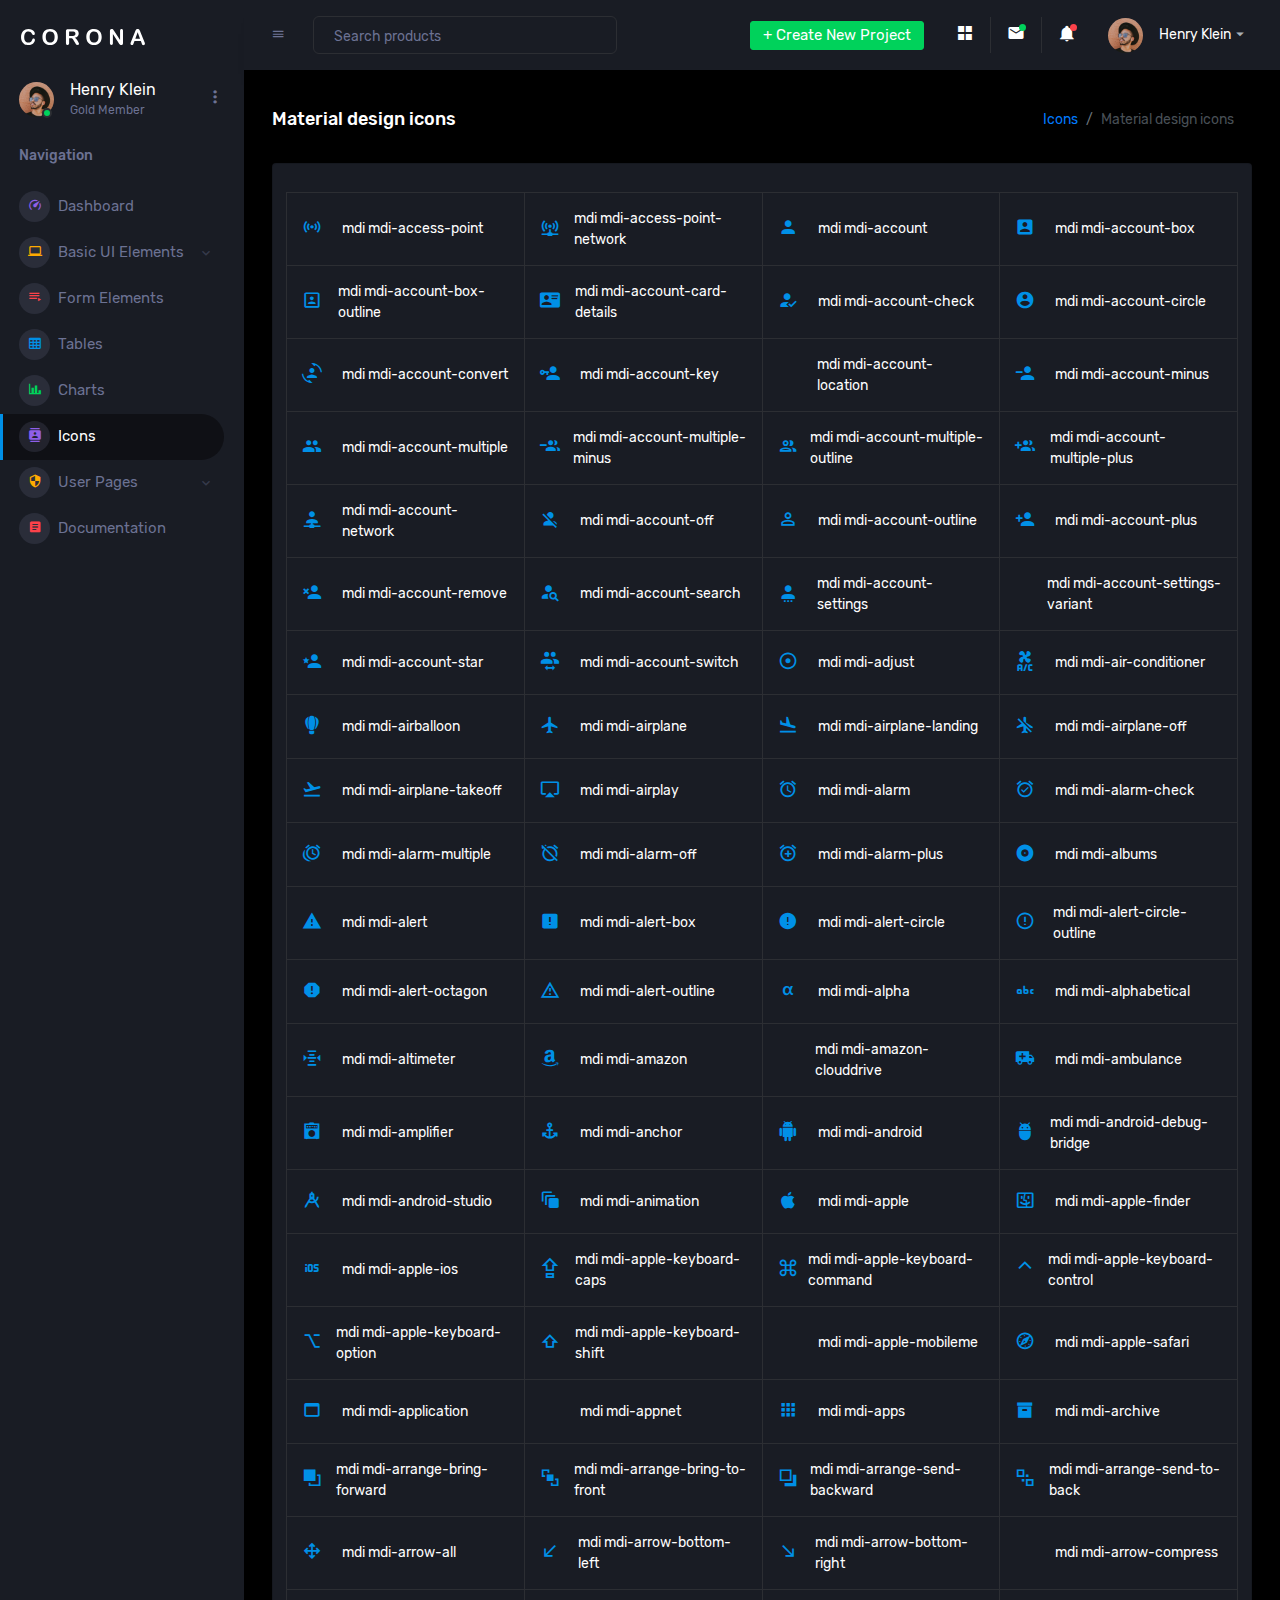
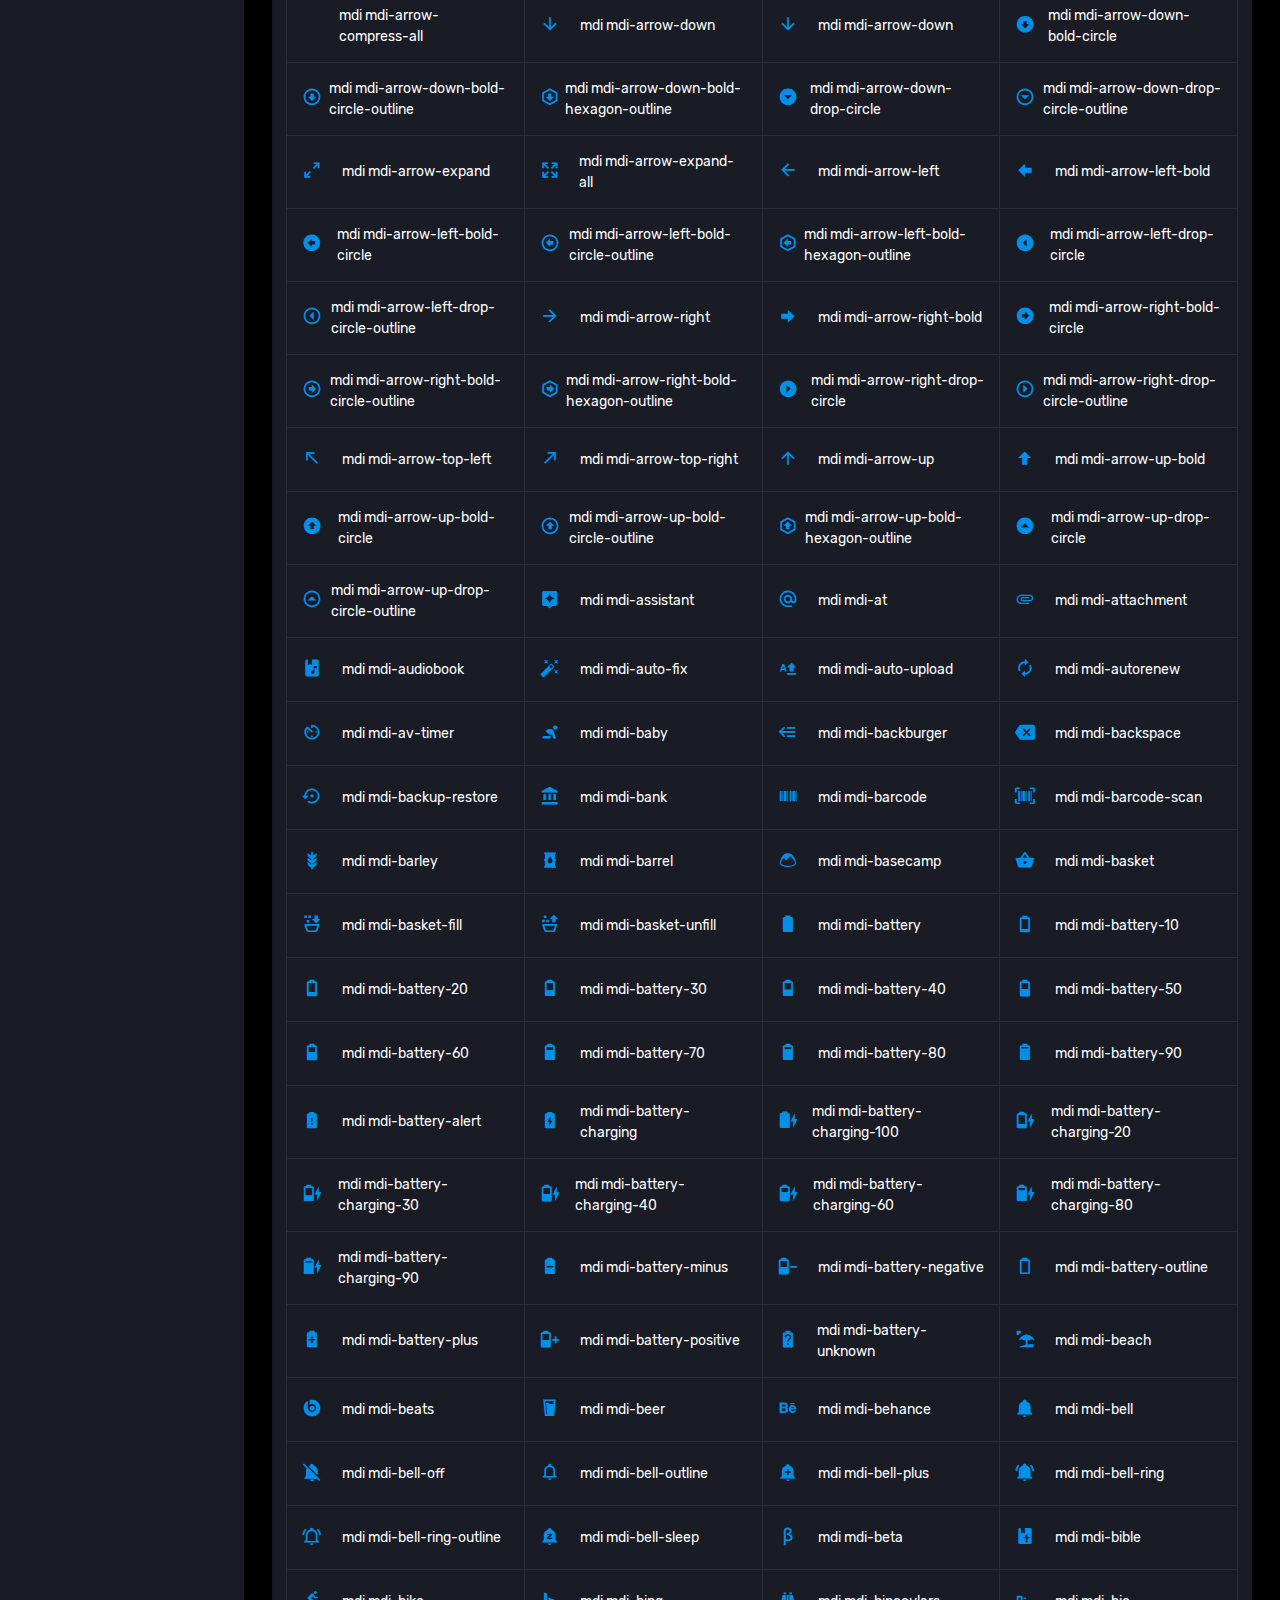
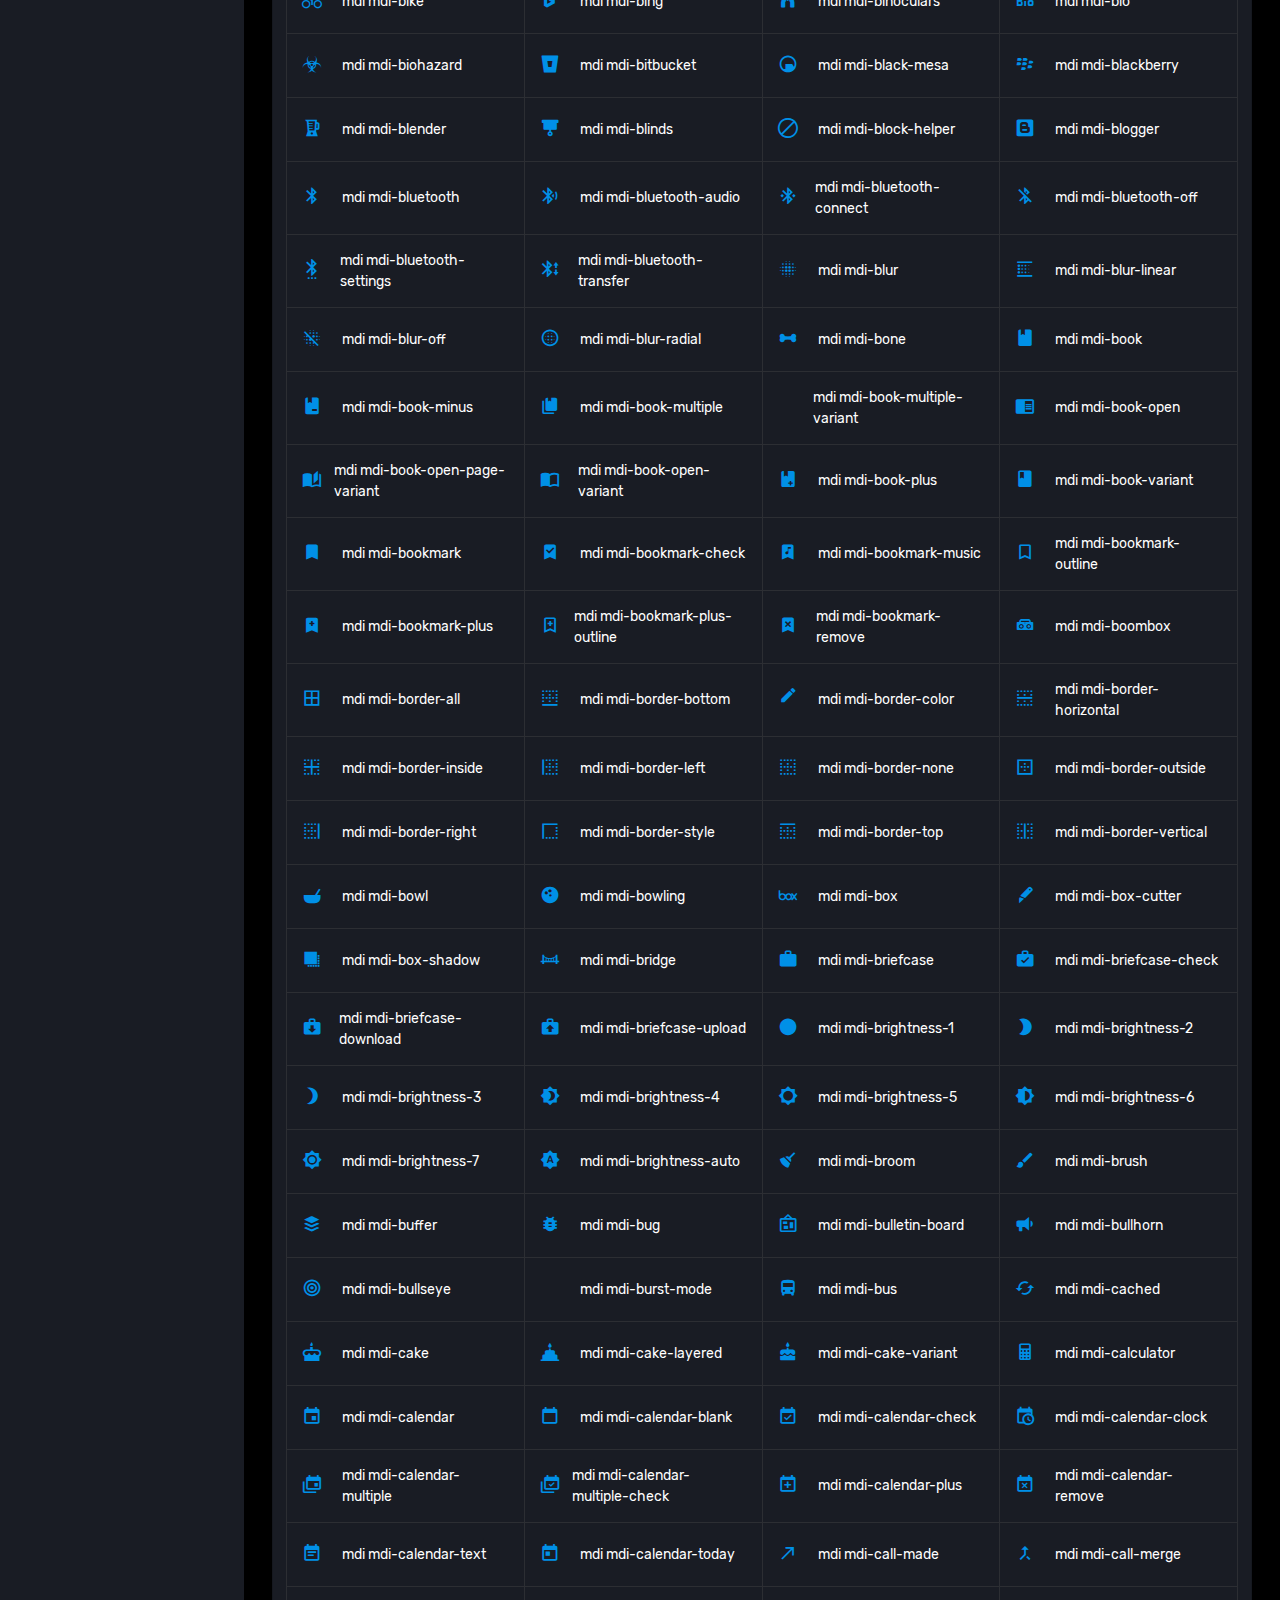
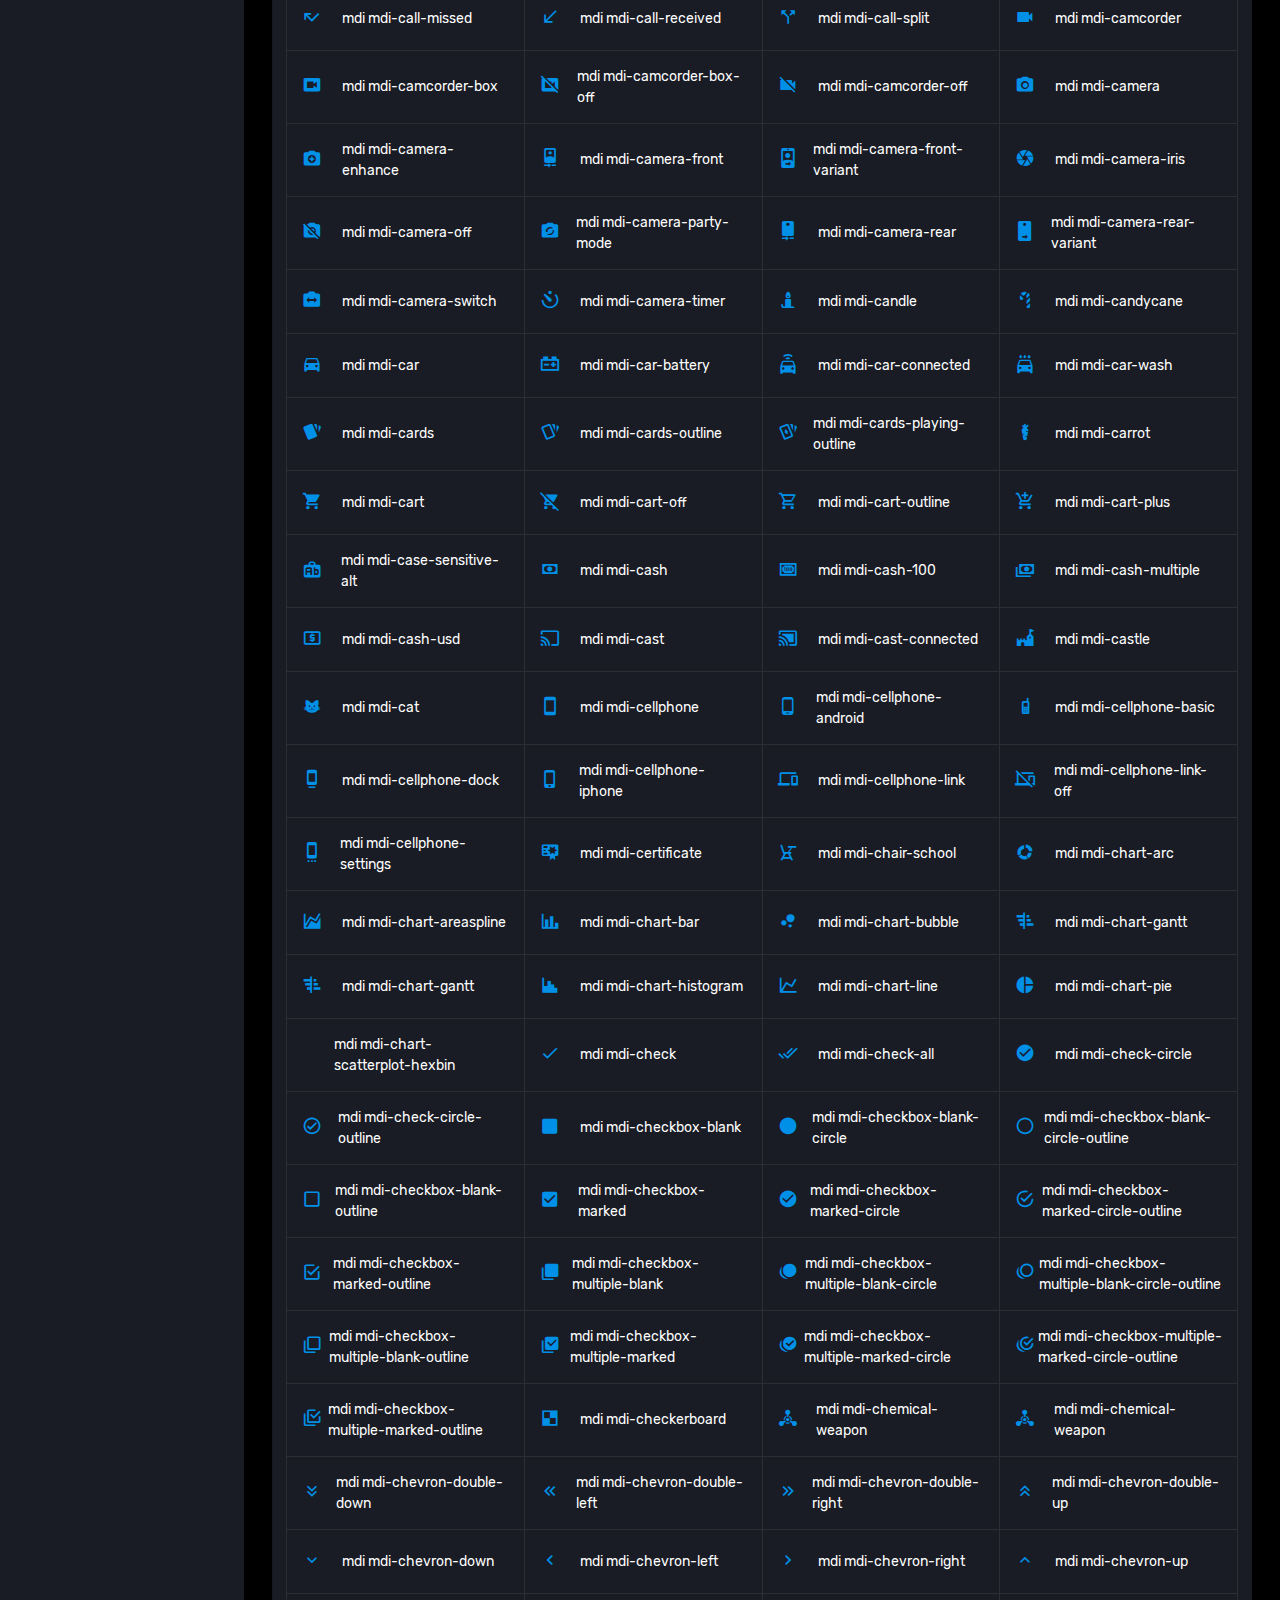
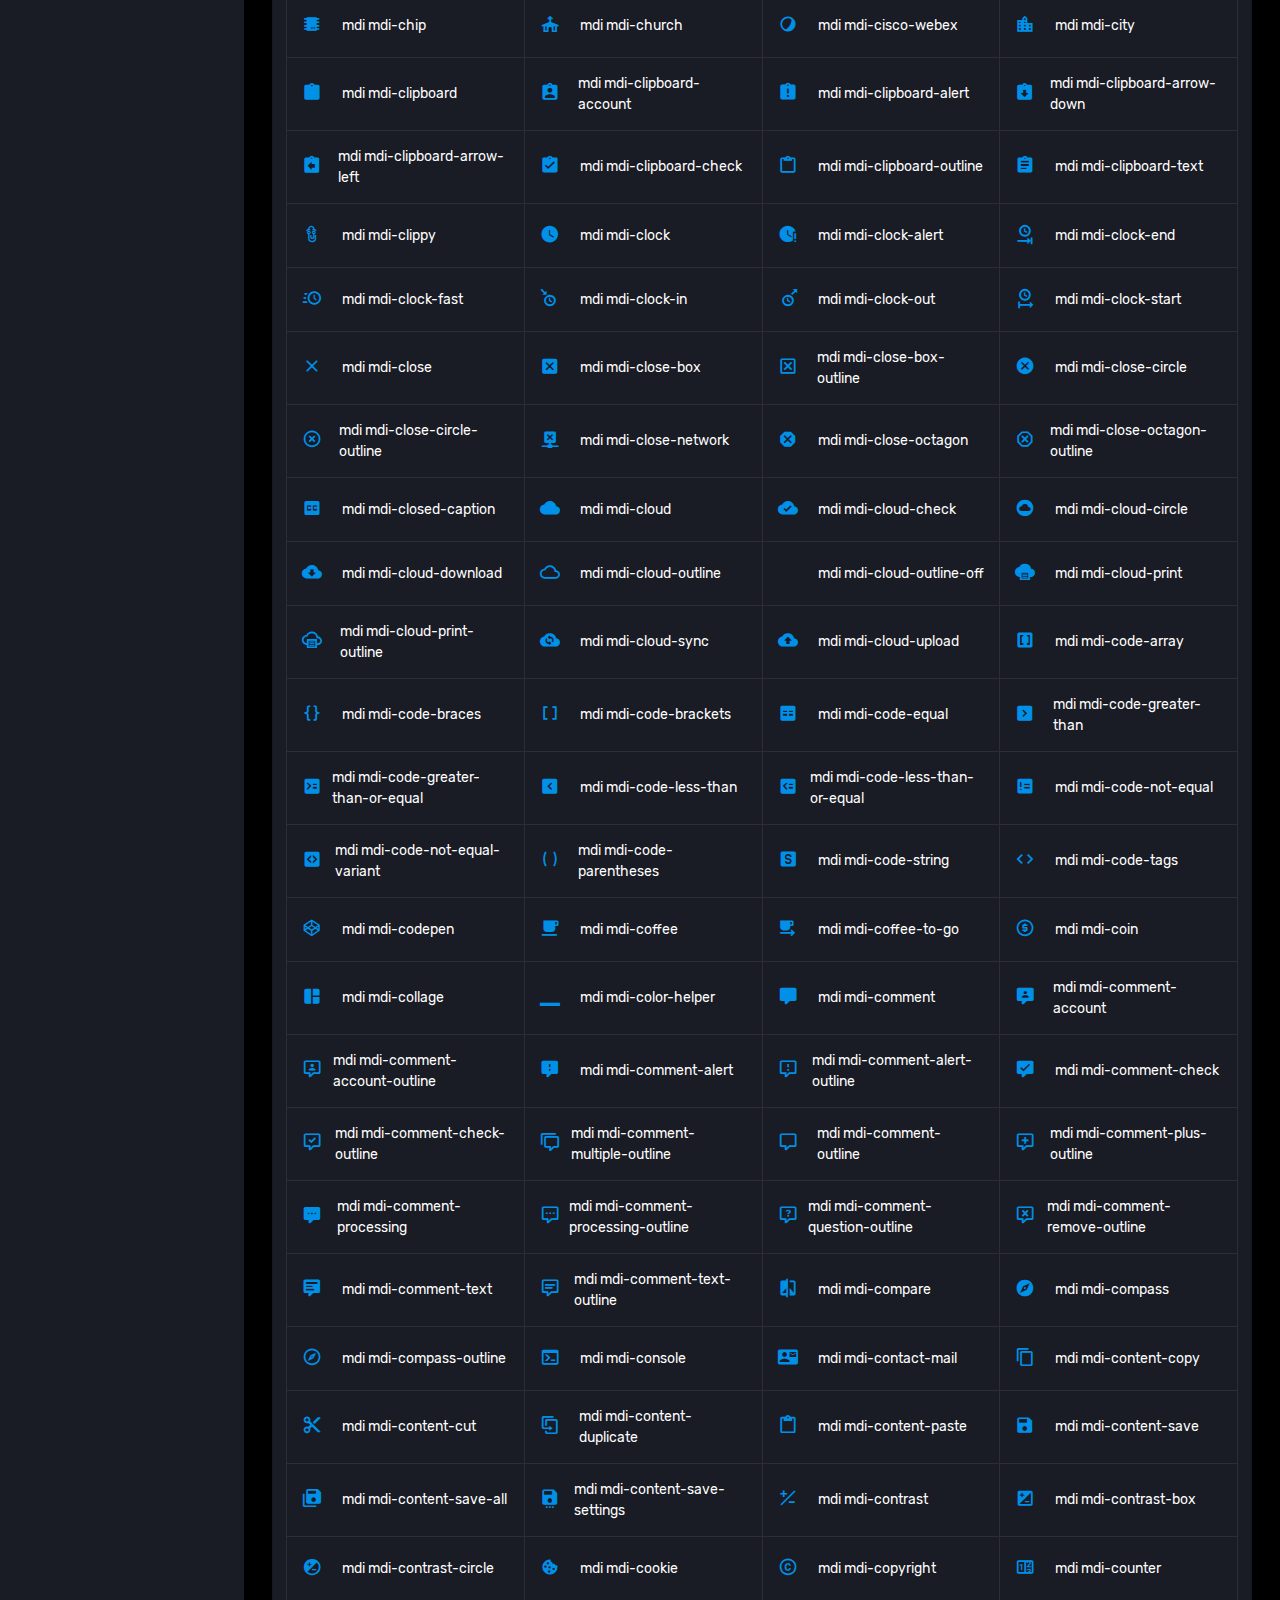
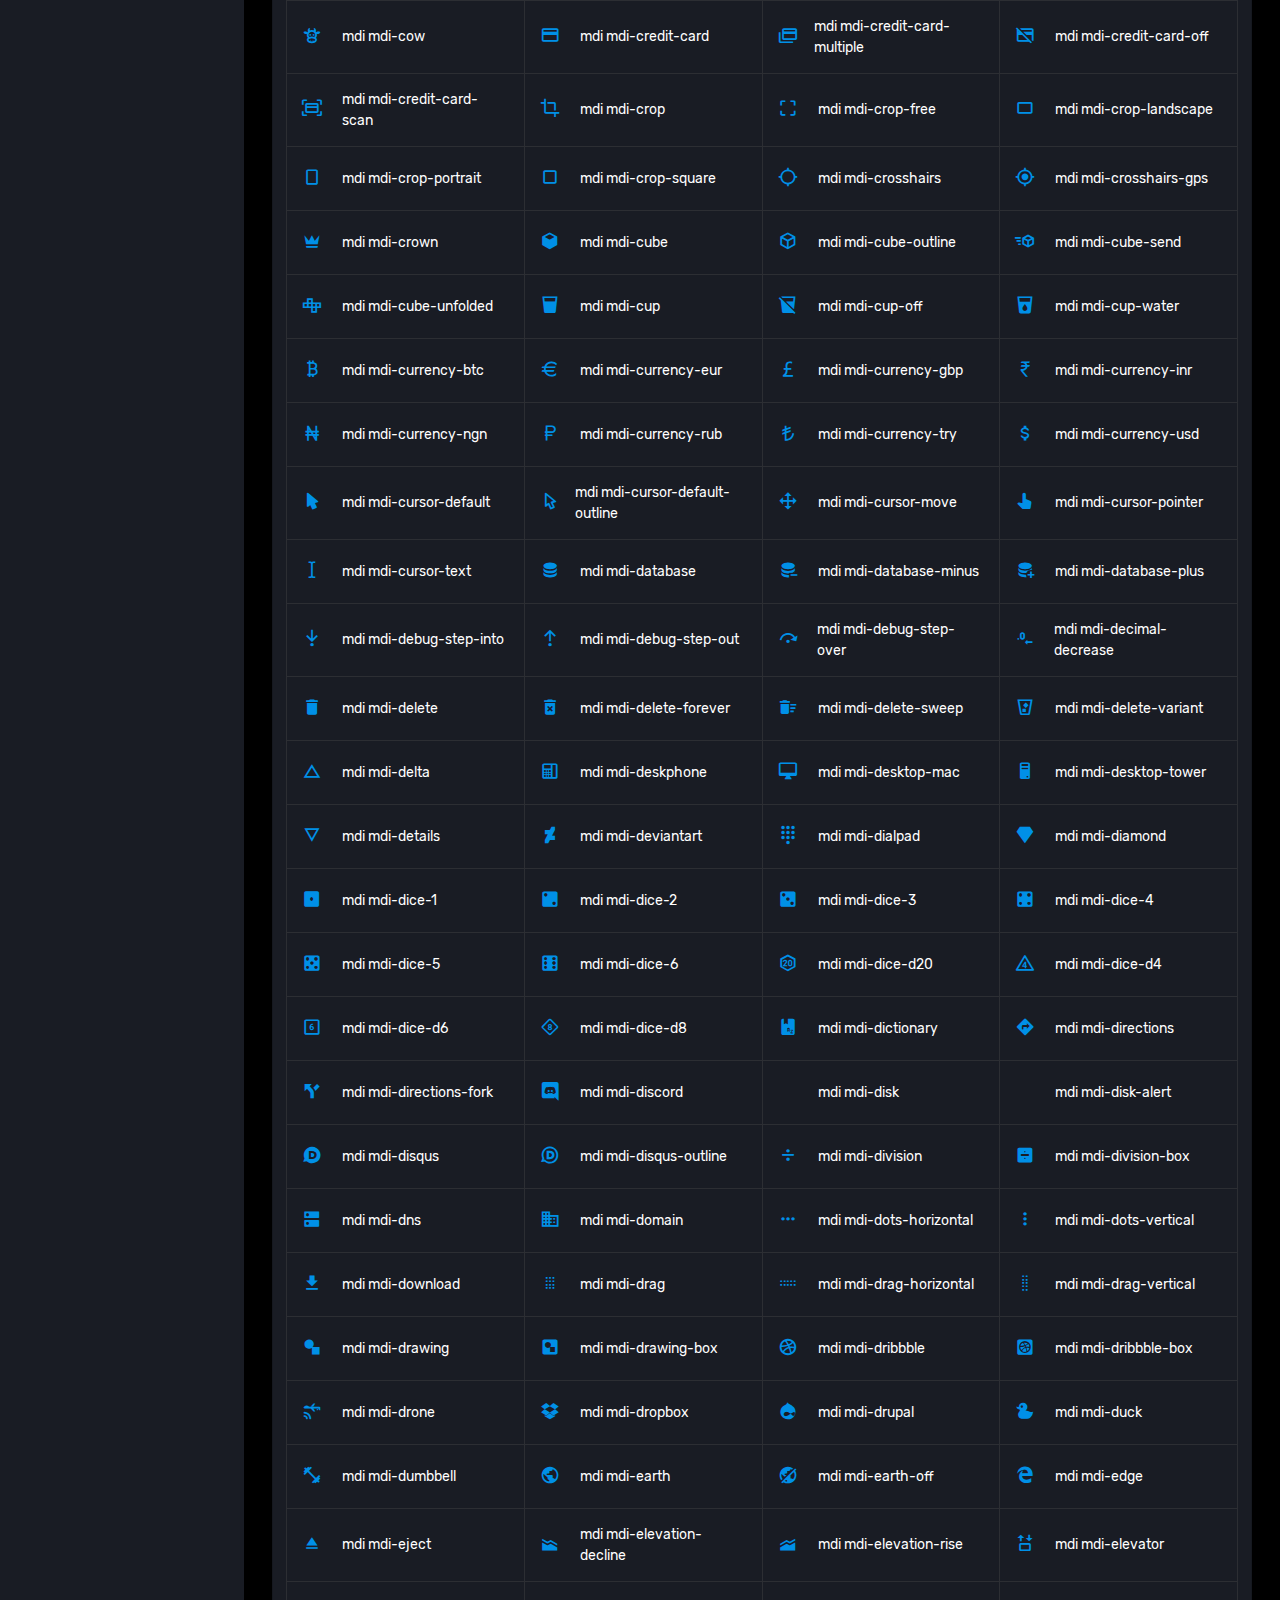
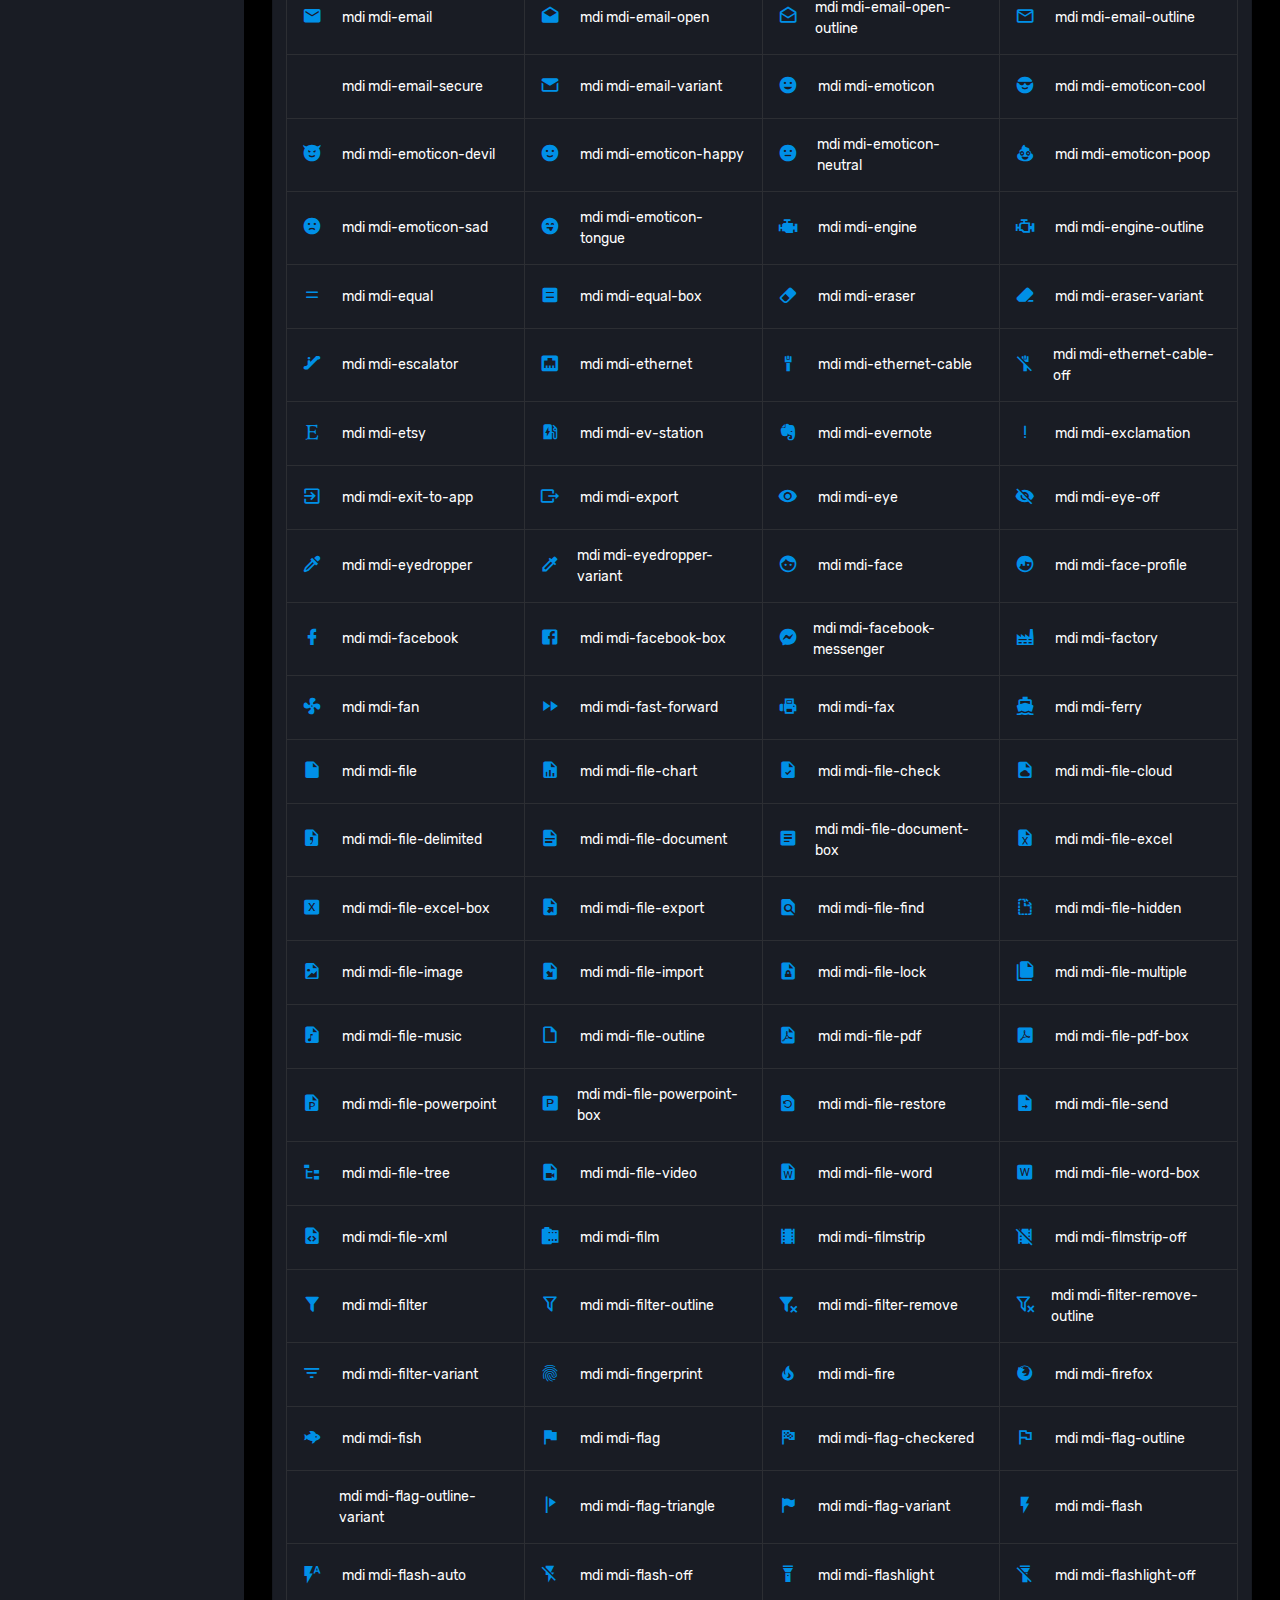
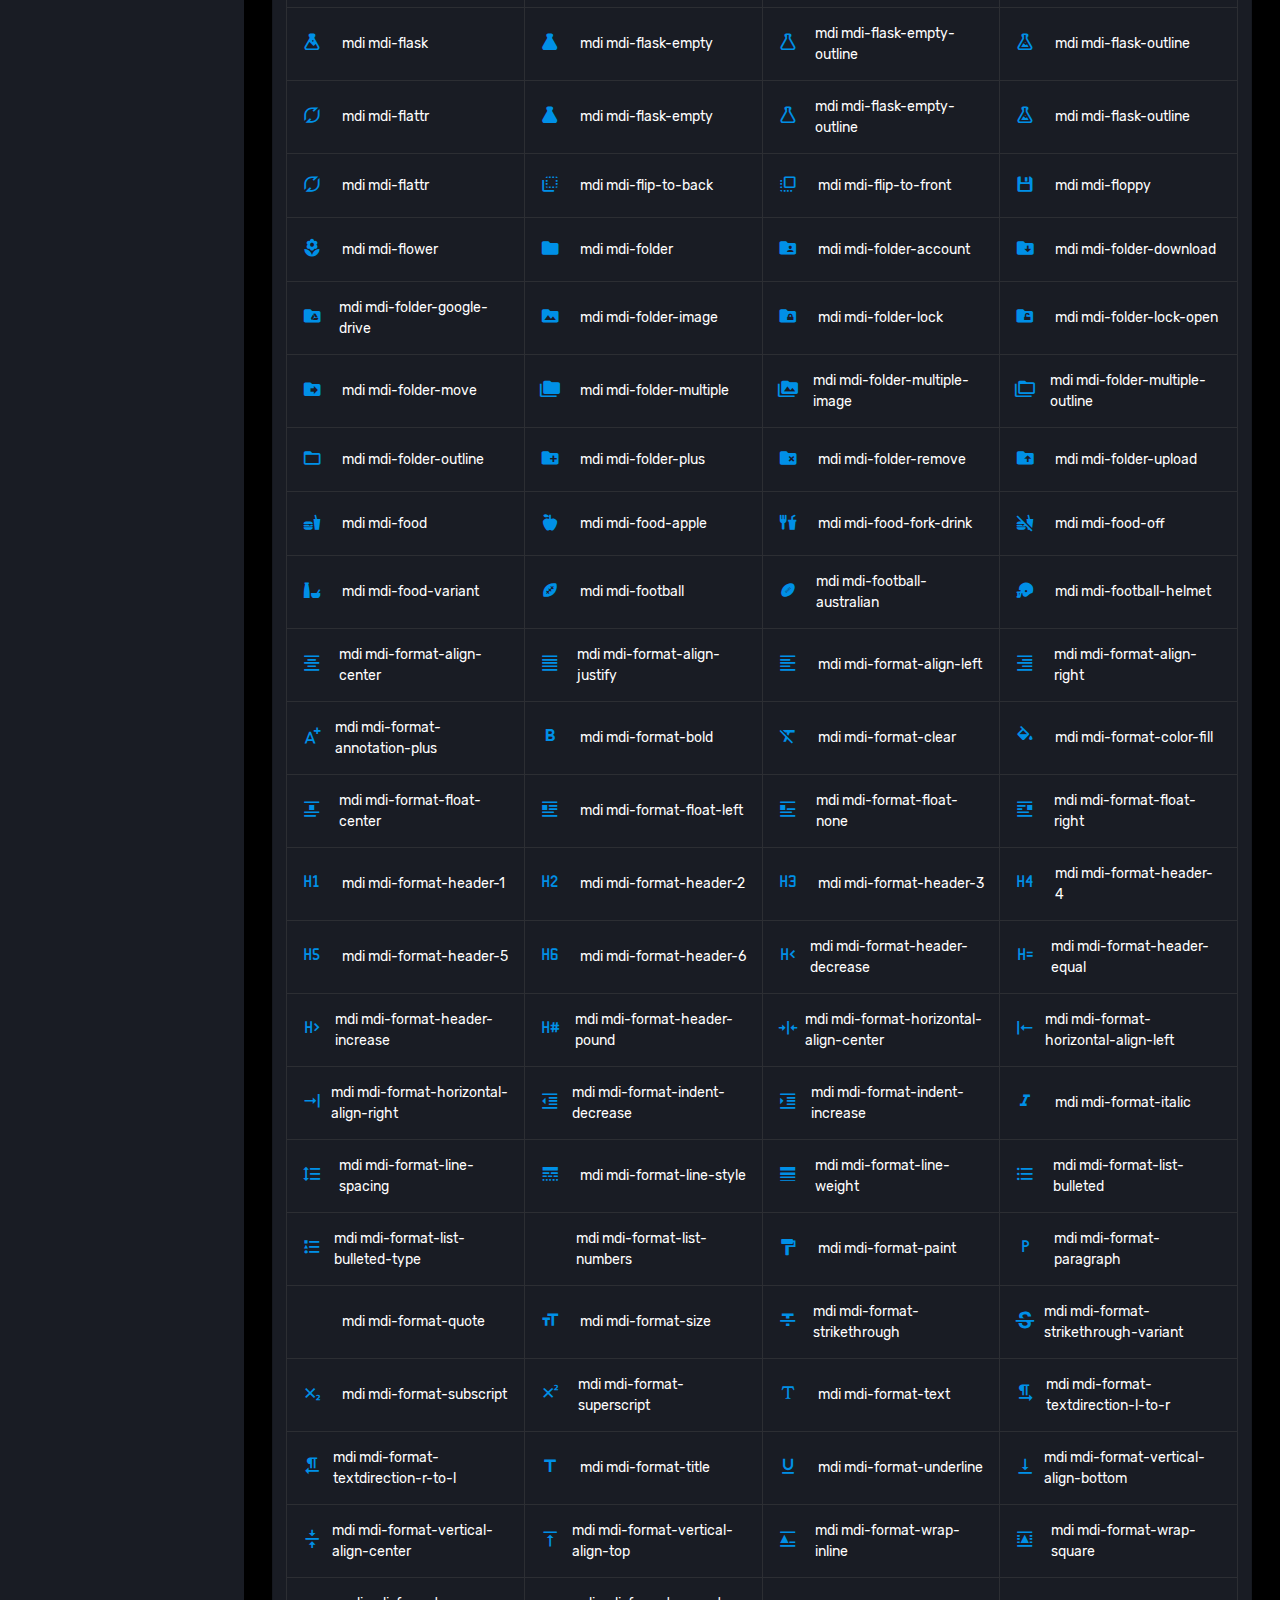
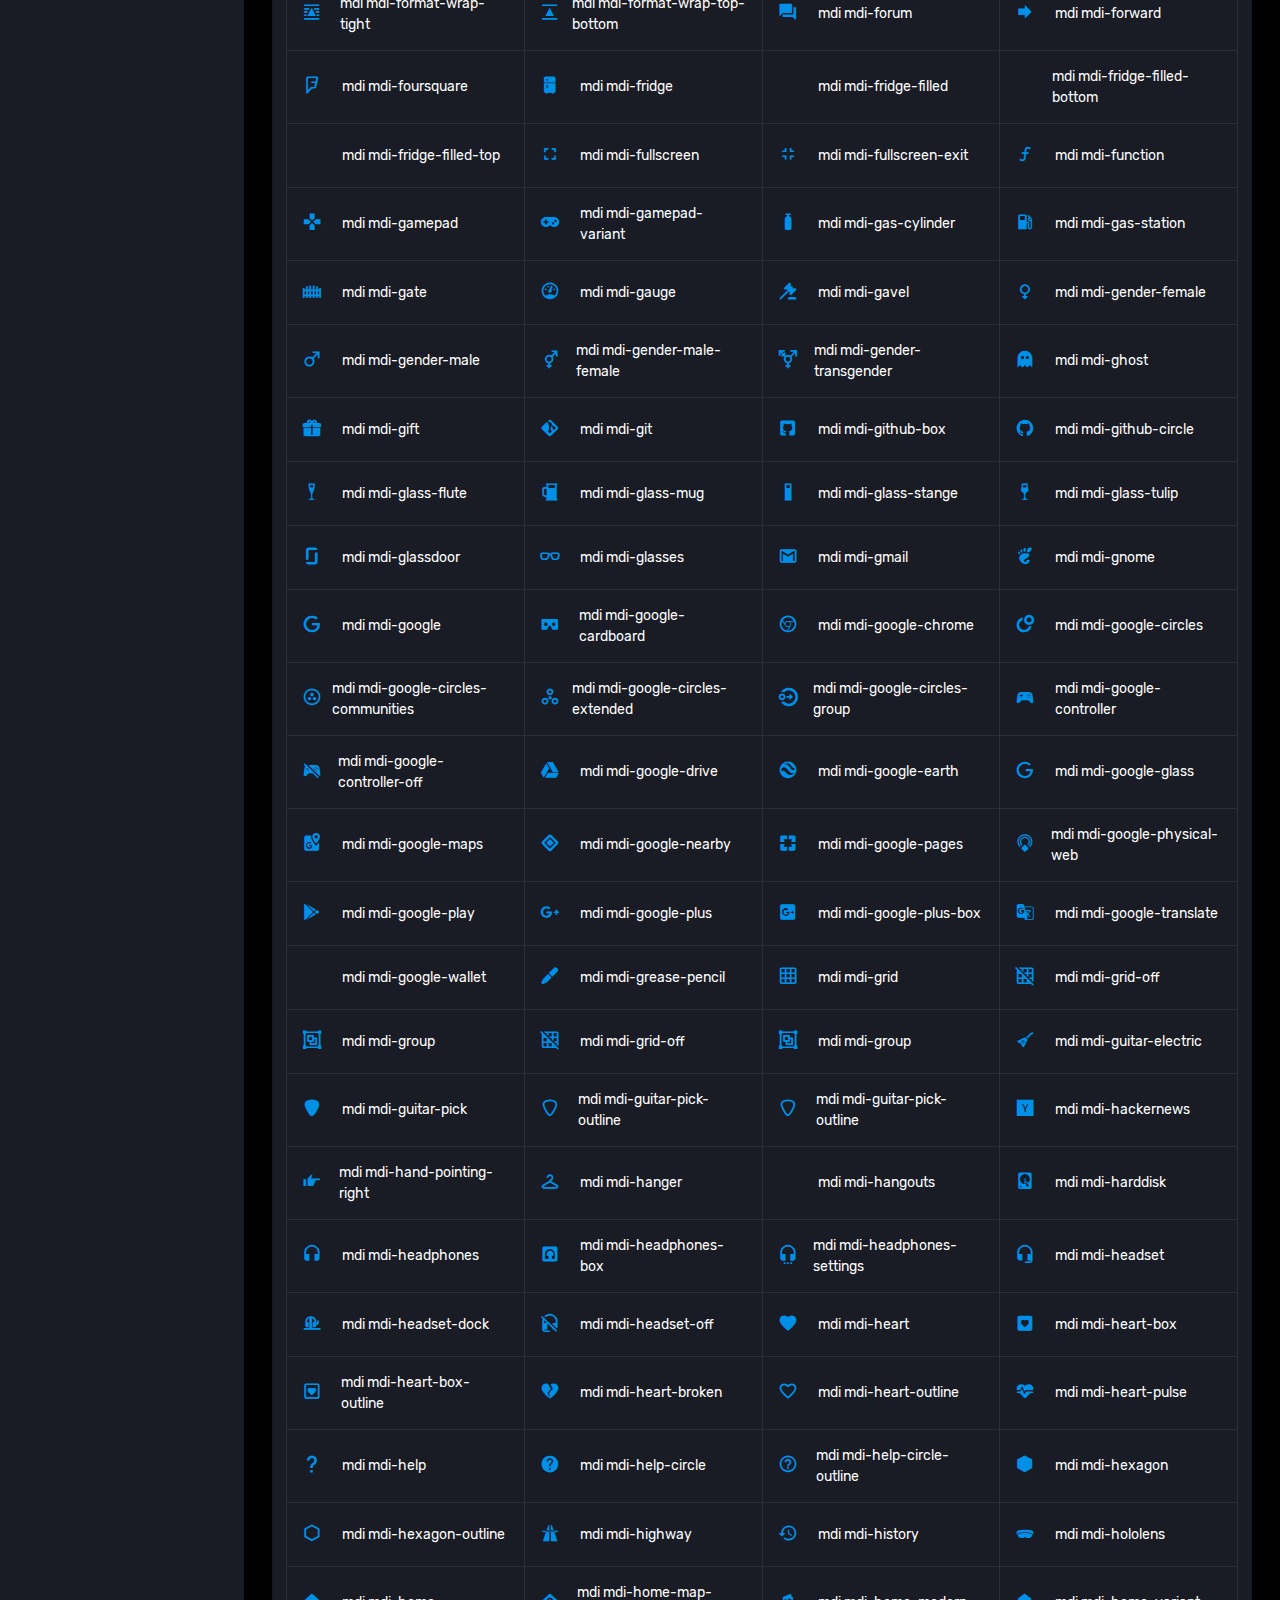
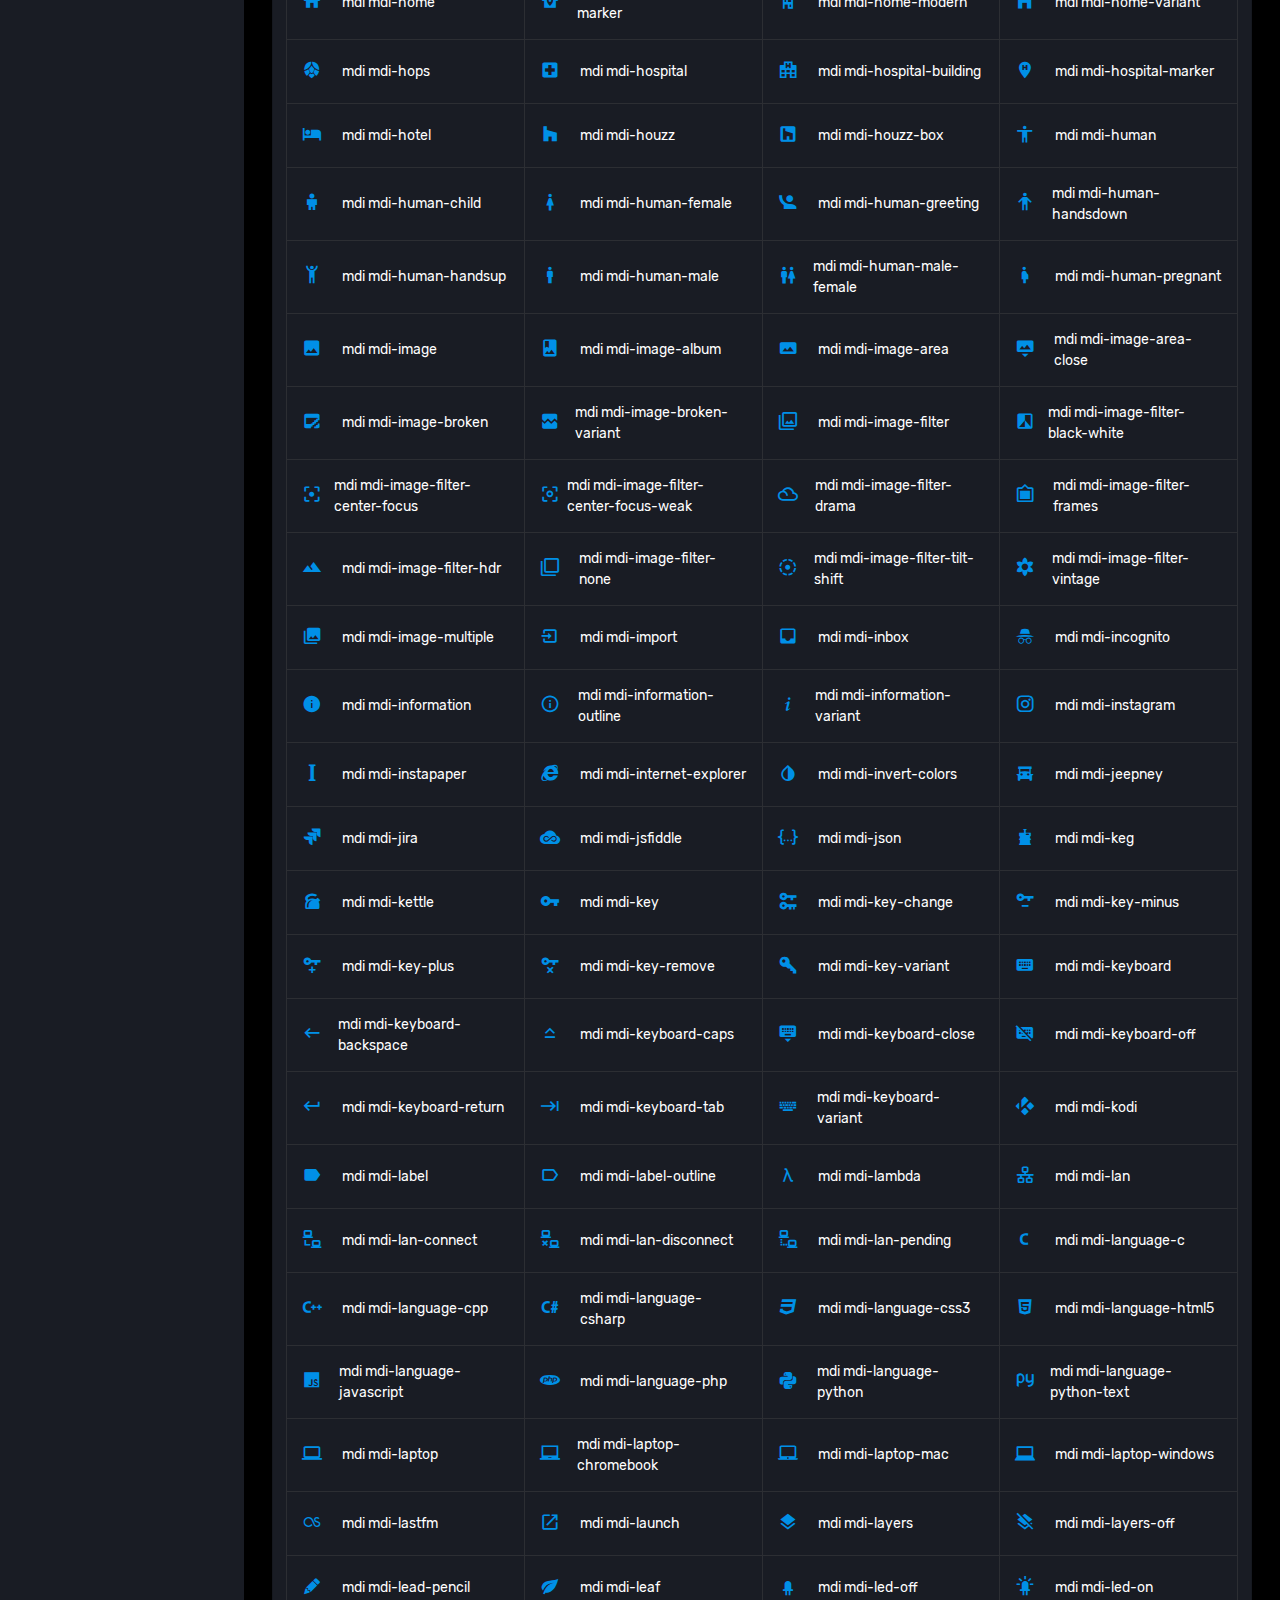
<file: pages/icons/mdi.html>
<!DOCTYPE html>
<html lang="en">
  <head>
    <!-- Required meta tags -->
    <meta charset="utf-8">
    <meta name="viewport" content="width=device-width, initial-scale=1, shrink-to-fit=no">
    <title>Corona Admin</title>
    <!-- plugins:css -->
    <link rel="stylesheet" href="../../assets/vendors/mdi/css/materialdesignicons.min.css">
    <link rel="stylesheet" href="../../assets/vendors/css/vendor.bundle.base.css">
    <!-- endinject -->
    <!-- Plugin css for this page -->
    <!-- End Plugin css for this page -->
    <!-- inject:css -->
    <!-- endinject -->
    <!-- Layout styles -->
    <link rel="stylesheet" href="../../assets/css/style.css">
    <!-- End layout styles -->
    <link rel="shortcut icon" href="../../assets/images/favicon.png" />
  </head>
  <body>
    <div class=" container-scroller">
      <!-- partial:../../partials/_sidebar.html -->
      <nav class="sidebar sidebar-offcanvas" id="sidebar">
        <div class="sidebar-brand-wrapper d-none d-lg-flex align-items-center justify-content-center fixed-top">
          <a class="sidebar-brand brand-logo" href="../../index.html"><img src="../../assets/images/logo.svg" alt="logo" /></a>
          <a class="sidebar-brand brand-logo-mini" href="../../index.html"><img src="../../assets/images/logo-mini.svg" alt="logo" /></a>
        </div>
        <ul class="nav">
          <li class="nav-item profile">
            <div class="profile-desc">
              <div class="profile-pic">
                <div class="count-indicator">
                  <img class="img-xs rounded-circle " src="../../assets/images/faces/face15.jpg" alt="">
                  <span class="count bg-success"></span>
                </div>
                <div class="profile-name">
                  <h5 class="mb-0 font-weight-normal">Henry Klein</h5>
                  <span>Gold Member</span>
                </div>
              </div>
              <a href="#" id="profile-dropdown" data-toggle="dropdown"><i class="mdi mdi-dots-vertical"></i></a>
              <div class="dropdown-menu dropdown-menu-right sidebar-dropdown preview-list" aria-labelledby="profile-dropdown">
                <a href="#" class="dropdown-item preview-item">
                  <div class="preview-thumbnail">
                    <div class="preview-icon bg-dark rounded-circle">
                      <i class="mdi mdi-settings text-primary"></i>
                    </div>
                  </div>
                  <div class="preview-item-content">
                    <p class="preview-subject ellipsis mb-1 text-small">Account settings</p>
                  </div>
                </a>
                <div class="dropdown-divider"></div>
                <a href="#" class="dropdown-item preview-item">
                  <div class="preview-thumbnail">
                    <div class="preview-icon bg-dark rounded-circle">
                      <i class="mdi mdi-onepassword  text-info"></i>
                    </div>
                  </div>
                  <div class="preview-item-content">
                    <p class="preview-subject ellipsis mb-1 text-small">Change Password</p>
                  </div>
                </a>
                <div class="dropdown-divider"></div>
                <a href="#" class="dropdown-item preview-item">
                  <div class="preview-thumbnail">
                    <div class="preview-icon bg-dark rounded-circle">
                      <i class="mdi mdi-calendar-today text-success"></i>
                    </div>
                  </div>
                  <div class="preview-item-content">
                    <p class="preview-subject ellipsis mb-1 text-small">To-do list</p>
                  </div>
                </a>
              </div>
            </div>
          </li>
          <li class="nav-item nav-category">
            <span class="nav-link">Navigation</span>
          </li>
          <li class="nav-item menu-items">
            <a class="nav-link" href="../../index.html">
              <span class="menu-icon">
                <i class="mdi mdi-speedometer"></i>
              </span>
              <span class="menu-title">Dashboard</span>
            </a>
          </li>
          <li class="nav-item menu-items">
            <a class="nav-link" data-toggle="collapse" href="#ui-basic" aria-expanded="false" aria-controls="ui-basic">
              <span class="menu-icon">
                <i class="mdi mdi-laptop"></i>
              </span>
              <span class="menu-title">Basic UI Elements</span>
              <i class="menu-arrow"></i>
            </a>
            <div class="collapse" id="ui-basic">
              <ul class="nav flex-column sub-menu">
                <li class="nav-item"> <a class="nav-link" href="../../pages/ui-features/buttons.html">Buttons</a></li>
                <li class="nav-item"> <a class="nav-link" href="../../pages/ui-features/dropdowns.html">Dropdowns</a></li>
                <li class="nav-item"> <a class="nav-link" href="../../pages/ui-features/typography.html">Typography</a></li>
              </ul>
            </div>
          </li>
          <li class="nav-item menu-items">
            <a class="nav-link" href="../../pages/forms/basic_elements.html">
              <span class="menu-icon">
                <i class="mdi mdi-playlist-play"></i>
              </span>
              <span class="menu-title">Form Elements</span>
            </a>
          </li>
          <li class="nav-item menu-items">
            <a class="nav-link" href="../../pages/tables/basic-table.html">
              <span class="menu-icon">
                <i class="mdi mdi-table-large"></i>
              </span>
              <span class="menu-title">Tables</span>
            </a>
          </li>
          <li class="nav-item menu-items">
            <a class="nav-link" href="../../pages/charts/chartjs.html">
              <span class="menu-icon">
                <i class="mdi mdi-chart-bar"></i>
              </span>
              <span class="menu-title">Charts</span>
            </a>
          </li>
          <li class="nav-item menu-items">
            <a class="nav-link" href="../../pages/icons/mdi.html">
              <span class="menu-icon">
                <i class="mdi mdi-contacts"></i>
              </span>
              <span class="menu-title">Icons</span>
            </a>
          </li>
          <li class="nav-item menu-items">
            <a class="nav-link" data-toggle="collapse" href="#auth" aria-expanded="false" aria-controls="auth">
              <span class="menu-icon">
                <i class="mdi mdi-security"></i>
              </span>
              <span class="menu-title">User Pages</span>
              <i class="menu-arrow"></i>
            </a>
            <div class="collapse" id="auth">
              <ul class="nav flex-column sub-menu">
                <li class="nav-item"> <a class="nav-link" href="../../pages/samples/blank-page.html"> Blank Page </a></li>
                <li class="nav-item"> <a class="nav-link" href="../../pages/samples/error-404.html"> 404 </a></li>
                <li class="nav-item"> <a class="nav-link" href="../../pages/samples/error-500.html"> 500 </a></li>
                <li class="nav-item"> <a class="nav-link" href="../../pages/samples/login.html"> Login </a></li>
                <li class="nav-item"> <a class="nav-link" href="../../pages/samples/register.html"> Register </a></li>
              </ul>
            </div>
          </li>
          <li class="nav-item menu-items">
            <a class="nav-link" href="http://www.bootstrapdash.com/demo/corona-free/jquery/documentation/documentation.html">
              <span class="menu-icon">
                <i class="mdi mdi-file-document-box"></i>
              </span>
              <span class="menu-title">Documentation</span>
            </a>
          </li>
        </ul>
      </nav>
      <!-- partial -->
      <div class="container-fluid page-body-wrapper">
        <!-- partial:../../partials/_navbar.html -->
        <nav class="navbar p-0 fixed-top d-flex flex-row">
          <div class="navbar-brand-wrapper d-flex d-lg-none align-items-center justify-content-center">
            <a class="navbar-brand brand-logo-mini" href="../../index.html"><img src="../../assets/images/logo-mini.svg" alt="logo" /></a>
          </div>
          <div class="navbar-menu-wrapper flex-grow d-flex align-items-stretch">
            <button class="navbar-toggler navbar-toggler align-self-center" type="button" data-toggle="minimize">
              <span class="mdi mdi-menu"></span>
            </button>
            <ul class="navbar-nav w-100">
              <li class="nav-item w-100">
                <form class="nav-link mt-2 mt-md-0 d-none d-lg-flex search">
                  <input type="text" class="form-control" placeholder="Search products">
                </form>
              </li>
            </ul>
            <ul class="navbar-nav navbar-nav-right">
              <li class="nav-item dropdown d-none d-lg-block">
                <a class="nav-link btn btn-success create-new-button" id="createbuttonDropdown" data-toggle="dropdown" aria-expanded="false" href="#">+ Create New Project</a>
                <div class="dropdown-menu dropdown-menu-right navbar-dropdown preview-list" aria-labelledby="createbuttonDropdown">
                  <h6 class="p-3 mb-0">Projects</h6>
                  <div class="dropdown-divider"></div>
                  <a class="dropdown-item preview-item">
                    <div class="preview-thumbnail">
                      <div class="preview-icon bg-dark rounded-circle">
                        <i class="mdi mdi-file-outline text-primary"></i>
                      </div>
                    </div>
                    <div class="preview-item-content">
                      <p class="preview-subject ellipsis mb-1">Software Development</p>
                    </div>
                  </a>
                  <div class="dropdown-divider"></div>
                  <a class="dropdown-item preview-item">
                    <div class="preview-thumbnail">
                      <div class="preview-icon bg-dark rounded-circle">
                        <i class="mdi mdi-web text-info"></i>
                      </div>
                    </div>
                    <div class="preview-item-content">
                      <p class="preview-subject ellipsis mb-1">UI Development</p>
                    </div>
                  </a>
                  <div class="dropdown-divider"></div>
                  <a class="dropdown-item preview-item">
                    <div class="preview-thumbnail">
                      <div class="preview-icon bg-dark rounded-circle">
                        <i class="mdi mdi-layers text-danger"></i>
                      </div>
                    </div>
                    <div class="preview-item-content">
                      <p class="preview-subject ellipsis mb-1">Software Testing</p>
                    </div>
                  </a>
                  <div class="dropdown-divider"></div>
                  <p class="p-3 mb-0 text-center">See all projects</p>
                </div>
              </li>
              <li class="nav-item nav-settings d-none d-lg-block">
                <a class="nav-link" href="#">
                  <i class="mdi mdi-view-grid"></i>
                </a>
              </li>
              <li class="nav-item dropdown border-left">
                <a class="nav-link count-indicator dropdown-toggle" id="messageDropdown" href="#" data-toggle="dropdown" aria-expanded="false">
                  <i class="mdi mdi-email"></i>
                  <span class="count bg-success"></span>
                </a>
                <div class="dropdown-menu dropdown-menu-right navbar-dropdown preview-list" aria-labelledby="messageDropdown">
                  <h6 class="p-3 mb-0">Messages</h6>
                  <div class="dropdown-divider"></div>
                  <a class="dropdown-item preview-item">
                    <div class="preview-thumbnail">
                      <img src="../../assets/images/faces/face4.jpg" alt="image" class="rounded-circle profile-pic">
                    </div>
                    <div class="preview-item-content">
                      <p class="preview-subject ellipsis mb-1">Mark send you a message</p>
                      <p class="text-muted mb-0"> 1 Minutes ago </p>
                    </div>
                  </a>
                  <div class="dropdown-divider"></div>
                  <a class="dropdown-item preview-item">
                    <div class="preview-thumbnail">
                      <img src="../../assets/images/faces/face2.jpg" alt="image" class="rounded-circle profile-pic">
                    </div>
                    <div class="preview-item-content">
                      <p class="preview-subject ellipsis mb-1">Cregh send you a message</p>
                      <p class="text-muted mb-0"> 15 Minutes ago </p>
                    </div>
                  </a>
                  <div class="dropdown-divider"></div>
                  <a class="dropdown-item preview-item">
                    <div class="preview-thumbnail">
                      <img src="../../assets/images/faces/face3.jpg" alt="image" class="rounded-circle profile-pic">
                    </div>
                    <div class="preview-item-content">
                      <p class="preview-subject ellipsis mb-1">Profile picture updated</p>
                      <p class="text-muted mb-0"> 18 Minutes ago </p>
                    </div>
                  </a>
                  <div class="dropdown-divider"></div>
                  <p class="p-3 mb-0 text-center">4 new messages</p>
                </div>
              </li>
              <li class="nav-item dropdown border-left">
                <a class="nav-link count-indicator dropdown-toggle" id="notificationDropdown" href="#" data-toggle="dropdown">
                  <i class="mdi mdi-bell"></i>
                  <span class="count bg-danger"></span>
                </a>
                <div class="dropdown-menu dropdown-menu-right navbar-dropdown preview-list" aria-labelledby="notificationDropdown">
                  <h6 class="p-3 mb-0">Notifications</h6>
                  <div class="dropdown-divider"></div>
                  <a class="dropdown-item preview-item">
                    <div class="preview-thumbnail">
                      <div class="preview-icon bg-dark rounded-circle">
                        <i class="mdi mdi-calendar text-success"></i>
                      </div>
                    </div>
                    <div class="preview-item-content">
                      <p class="preview-subject mb-1">Event today</p>
                      <p class="text-muted ellipsis mb-0"> Just a reminder that you have an event today </p>
                    </div>
                  </a>
                  <div class="dropdown-divider"></div>
                  <a class="dropdown-item preview-item">
                    <div class="preview-thumbnail">
                      <div class="preview-icon bg-dark rounded-circle">
                        <i class="mdi mdi-settings text-danger"></i>
                      </div>
                    </div>
                    <div class="preview-item-content">
                      <p class="preview-subject mb-1">Settings</p>
                      <p class="text-muted ellipsis mb-0"> Update dashboard </p>
                    </div>
                  </a>
                  <div class="dropdown-divider"></div>
                  <a class="dropdown-item preview-item">
                    <div class="preview-thumbnail">
                      <div class="preview-icon bg-dark rounded-circle">
                        <i class="mdi mdi-link-variant text-warning"></i>
                      </div>
                    </div>
                    <div class="preview-item-content">
                      <p class="preview-subject mb-1">Launch Admin</p>
                      <p class="text-muted ellipsis mb-0"> New admin wow! </p>
                    </div>
                  </a>
                  <div class="dropdown-divider"></div>
                  <p class="p-3 mb-0 text-center">See all notifications</p>
                </div>
              </li>
              <li class="nav-item dropdown">
                <a class="nav-link" id="profileDropdown" href="#" data-toggle="dropdown">
                  <div class="navbar-profile">
                    <img class="img-xs rounded-circle" src="../../assets/images/faces/face15.jpg" alt="">
                    <p class="mb-0 d-none d-sm-block navbar-profile-name">Henry Klein</p>
                    <i class="mdi mdi-menu-down d-none d-sm-block"></i>
                  </div>
                </a>
                <div class="dropdown-menu dropdown-menu-right navbar-dropdown preview-list" aria-labelledby="profileDropdown">
                  <h6 class="p-3 mb-0">Profile</h6>
                  <div class="dropdown-divider"></div>
                  <a class="dropdown-item preview-item">
                    <div class="preview-thumbnail">
                      <div class="preview-icon bg-dark rounded-circle">
                        <i class="mdi mdi-settings text-success"></i>
                      </div>
                    </div>
                    <div class="preview-item-content">
                      <p class="preview-subject mb-1">Settings</p>
                    </div>
                  </a>
                  <div class="dropdown-divider"></div>
                  <a class="dropdown-item preview-item">
                    <div class="preview-thumbnail">
                      <div class="preview-icon bg-dark rounded-circle">
                        <i class="mdi mdi-logout text-danger"></i>
                      </div>
                    </div>
                    <div class="preview-item-content">
                      <p class="preview-subject mb-1">Log out</p>
                    </div>
                  </a>
                  <div class="dropdown-divider"></div>
                  <p class="p-3 mb-0 text-center">Advanced settings</p>
                </div>
              </li>
            </ul>
            <button class="navbar-toggler navbar-toggler-right d-lg-none align-self-center" type="button" data-toggle="offcanvas">
              <span class="mdi mdi-format-line-spacing"></span>
            </button>
          </div>
        </nav>
        <!-- partial -->
        <div class="main-panel">
          <div class="content-wrapper">
            <div class="page-header">
              <h3 class="page-title"> Material design icons </h3>
              <nav aria-label="breadcrumb">
                <ol class="breadcrumb">
                  <li class="breadcrumb-item"><a href="#">Icons</a></li>
                  <li class="breadcrumb-item active" aria-current="page">Material design icons</li>
                </ol>
              </nav>
            </div>
            <div class="row">
              <div class="col-lg-12 grid-margin">
                <div class="card">
                  <div class="card-body">
                    <div class="row icons-list">
                      <div class="col-sm-6 col-md-4 col-lg-3">
                        <i class="mdi mdi-access-point"></i> mdi mdi-access-point
                      </div>
                      <div class="col-sm-6 col-md-4 col-lg-3">
                        <i class="mdi mdi-access-point-network"></i> mdi mdi-access-point-network
                      </div>
                      <div class="col-sm-6 col-md-4 col-lg-3">
                        <i class="mdi mdi-account"></i> mdi mdi-account
                      </div>
                      <div class="col-sm-6 col-md-4 col-lg-3">
                        <i class="mdi mdi-account-box"></i> mdi mdi-account-box
                      </div>
                      <div class="col-sm-6 col-md-4 col-lg-3">
                        <i class="mdi mdi-account-box-outline"></i> mdi mdi-account-box-outline
                      </div>
                      <div class="col-sm-6 col-md-4 col-lg-3">
                        <i class="mdi mdi-account-card-details"></i> mdi mdi-account-card-details
                      </div>
                      <div class="col-sm-6 col-md-4 col-lg-3">
                        <i class="mdi mdi-account-check"></i> mdi mdi-account-check
                      </div>
                      <div class="col-sm-6 col-md-4 col-lg-3">
                        <i class="mdi mdi-account-circle"></i> mdi mdi-account-circle
                      </div>
                      <div class="col-sm-6 col-md-4 col-lg-3">
                        <i class="mdi mdi-account-convert"></i> mdi mdi-account-convert
                      </div>
                      <div class="col-sm-6 col-md-4 col-lg-3">
                        <i class="mdi mdi-account-key"></i> mdi mdi-account-key
                      </div>
                      <div class="col-sm-6 col-md-4 col-lg-3">
                        <i class="mdi mdi-account-location"></i> mdi mdi-account-location
                      </div>
                      <div class="col-sm-6 col-md-4 col-lg-3">
                        <i class="mdi mdi-account-minus"></i> mdi mdi-account-minus
                      </div>
                      <div class="col-sm-6 col-md-4 col-lg-3">
                        <i class="mdi mdi-account-multiple"></i> mdi mdi-account-multiple
                      </div>
                      <div class="col-sm-6 col-md-4 col-lg-3">
                        <i class="mdi mdi-account-multiple-minus"></i> mdi mdi-account-multiple-minus
                      </div>
                      <div class="col-sm-6 col-md-4 col-lg-3">
                        <i class="mdi mdi-account-multiple-outline"></i> mdi mdi-account-multiple-outline
                      </div>
                      <div class="col-sm-6 col-md-4 col-lg-3">
                        <i class="mdi mdi-account-multiple-plus"></i> mdi mdi-account-multiple-plus
                      </div>
                      <div class="col-sm-6 col-md-4 col-lg-3">
                        <i class="mdi mdi-account-network"></i> mdi mdi-account-network
                      </div>
                      <div class="col-sm-6 col-md-4 col-lg-3">
                        <i class="mdi mdi-account-off"></i> mdi mdi-account-off
                      </div>
                      <div class="col-sm-6 col-md-4 col-lg-3">
                        <i class="mdi mdi-account-outline"></i> mdi mdi-account-outline
                      </div>
                      <div class="col-sm-6 col-md-4 col-lg-3">
                        <i class="mdi mdi-account-plus"></i> mdi mdi-account-plus
                      </div>
                      <div class="col-sm-6 col-md-4 col-lg-3">
                        <i class="mdi mdi-account-remove"></i> mdi mdi-account-remove
                      </div>
                      <div class="col-sm-6 col-md-4 col-lg-3">
                        <i class="mdi mdi-account-search"></i> mdi mdi-account-search
                      </div>
                      <div class="col-sm-6 col-md-4 col-lg-3">
                        <i class="mdi mdi-account-settings"></i> mdi mdi-account-settings
                      </div>
                      <div class="col-sm-6 col-md-4 col-lg-3">
                        <i class="mdi mdi-account-settings-variant"></i> mdi mdi-account-settings-variant
                      </div>
                      <div class="col-sm-6 col-md-4 col-lg-3">
                        <i class="mdi mdi-account-star"></i> mdi mdi-account-star
                      </div>
                      <div class="col-sm-6 col-md-4 col-lg-3">
                        <i class="mdi mdi-account-switch"></i> mdi mdi-account-switch
                      </div>
                      <div class="col-sm-6 col-md-4 col-lg-3">
                        <i class="mdi mdi-adjust"></i> mdi mdi-adjust
                      </div>
                      <div class="col-sm-6 col-md-4 col-lg-3">
                        <i class="mdi mdi-air-conditioner"></i> mdi mdi-air-conditioner
                      </div>
                      <div class="col-sm-6 col-md-4 col-lg-3">
                        <i class="mdi mdi-airballoon"></i> mdi mdi-airballoon
                      </div>
                      <div class="col-sm-6 col-md-4 col-lg-3">
                        <i class="mdi mdi-airplane"></i> mdi mdi-airplane
                      </div>
                      <div class="col-sm-6 col-md-4 col-lg-3">
                        <i class="mdi mdi-airplane-landing"></i> mdi mdi-airplane-landing
                      </div>
                      <div class="col-sm-6 col-md-4 col-lg-3">
                        <i class="mdi mdi-airplane-off"></i> mdi mdi-airplane-off
                      </div>
                      <div class="col-sm-6 col-md-4 col-lg-3">
                        <i class="mdi mdi-airplane-takeoff"></i> mdi mdi-airplane-takeoff
                      </div>
                      <div class="col-sm-6 col-md-4 col-lg-3">
                        <i class="mdi mdi-airplay"></i> mdi mdi-airplay
                      </div>
                      <div class="col-sm-6 col-md-4 col-lg-3">
                        <i class="mdi mdi-alarm"></i> mdi mdi-alarm
                      </div>
                      <div class="col-sm-6 col-md-4 col-lg-3">
                        <i class="mdi mdi-alarm-check"></i> mdi mdi-alarm-check
                      </div>
                      <div class="col-sm-6 col-md-4 col-lg-3">
                        <i class="mdi mdi-alarm-multiple"></i> mdi mdi-alarm-multiple
                      </div>
                      <div class="col-sm-6 col-md-4 col-lg-3">
                        <i class="mdi mdi-alarm-off"></i> mdi mdi-alarm-off
                      </div>
                      <div class="col-sm-6 col-md-4 col-lg-3">
                        <i class="mdi mdi-alarm-plus"></i> mdi mdi-alarm-plus
                      </div>
                      <div class="col-sm-6 col-md-4 col-lg-3">
                        <i class="mdi mdi-album"></i> mdi mdi-albums
                      </div>
                      <div class="col-sm-6 col-md-4 col-lg-3">
                        <i class="mdi mdi-alert"></i> mdi mdi-alert
                      </div>
                      <div class="col-sm-6 col-md-4 col-lg-3">
                        <i class="mdi mdi-alert-box"></i> mdi mdi-alert-box
                      </div>
                      <div class="col-sm-6 col-md-4 col-lg-3">
                        <i class="mdi mdi-alert-circle"></i> mdi mdi-alert-circle
                      </div>
                      <div class="col-sm-6 col-md-4 col-lg-3">
                        <i class="mdi mdi-alert-circle-outline"></i> mdi mdi-alert-circle-outline
                      </div>
                      <div class="col-sm-6 col-md-4 col-lg-3">
                        <i class="mdi mdi-alert-octagon"></i> mdi mdi-alert-octagon
                      </div>
                      <div class="col-sm-6 col-md-4 col-lg-3">
                        <i class="mdi mdi-alert-outline"></i> mdi mdi-alert-outline
                      </div>
                      <div class="col-sm-6 col-md-4 col-lg-3">
                        <i class="mdi mdi-alpha"></i> mdi mdi-alpha
                      </div>
                      <div class="col-sm-6 col-md-4 col-lg-3">
                        <i class="mdi mdi-alphabetical"></i> mdi mdi-alphabetical
                      </div>
                      <div class="col-sm-6 col-md-4 col-lg-3">
                        <i class="mdi mdi-altimeter"></i> mdi mdi-altimeter
                      </div>
                      <div class="col-sm-6 col-md-4 col-lg-3">
                        <i class="mdi mdi-amazon"></i> mdi mdi-amazon
                      </div>
                      <div class="col-sm-6 col-md-4 col-lg-3">
                        <i class="mdi mdi-amazon-clouddrive"></i> mdi mdi-amazon-clouddrive
                      </div>
                      <div class="col-sm-6 col-md-4 col-lg-3">
                        <i class="mdi mdi-ambulance"></i> mdi mdi-ambulance
                      </div>
                      <div class="col-sm-6 col-md-4 col-lg-3">
                        <i class="mdi mdi-amplifier"></i> mdi mdi-amplifier
                      </div>
                      <div class="col-sm-6 col-md-4 col-lg-3">
                        <i class="mdi mdi-anchor"></i> mdi mdi-anchor
                      </div>
                      <div class="col-sm-6 col-md-4 col-lg-3">
                        <i class="mdi mdi-android"></i> mdi mdi-android
                      </div>
                      <div class="col-sm-6 col-md-4 col-lg-3">
                        <i class="mdi mdi-android-debug-bridge"></i> mdi mdi-android-debug-bridge
                      </div>
                      <div class="col-sm-6 col-md-4 col-lg-3">
                        <i class="mdi mdi-android-studio"></i> mdi mdi-android-studio
                      </div>
                      <div class="col-sm-6 col-md-4 col-lg-3">
                        <i class="mdi mdi-animation"></i> mdi mdi-animation
                      </div>
                      <div class="col-sm-6 col-md-4 col-lg-3">
                        <i class="mdi mdi-apple"></i> mdi mdi-apple
                      </div>
                      <div class="col-sm-6 col-md-4 col-lg-3">
                        <i class="mdi mdi-apple-finder"></i> mdi mdi-apple-finder
                      </div>
                      <div class="col-sm-6 col-md-4 col-lg-3">
                        <i class="mdi mdi-apple-ios"></i> mdi mdi-apple-ios
                      </div>
                      <div class="col-sm-6 col-md-4 col-lg-3">
                        <i class="mdi mdi-apple-keyboard-caps"></i> mdi mdi-apple-keyboard-caps
                      </div>
                      <div class="col-sm-6 col-md-4 col-lg-3">
                        <i class="mdi mdi-apple-keyboard-command"></i> mdi mdi-apple-keyboard-command
                      </div>
                      <div class="col-sm-6 col-md-4 col-lg-3">
                        <i class="mdi mdi-apple-keyboard-control"></i> mdi mdi-apple-keyboard-control
                      </div>
                      <div class="col-sm-6 col-md-4 col-lg-3">
                        <i class="mdi mdi-apple-keyboard-option"></i> mdi mdi-apple-keyboard-option
                      </div>
                      <div class="col-sm-6 col-md-4 col-lg-3">
                        <i class="mdi mdi-apple-keyboard-shift"></i> mdi mdi-apple-keyboard-shift
                      </div>
                      <div class="col-sm-6 col-md-4 col-lg-3">
                        <i class="mdi mdi-apple-mobileme "></i> mdi mdi-apple-mobileme
                      </div>
                      <div class="col-sm-6 col-md-4 col-lg-3">
                        <i class="mdi mdi-apple-safari"></i> mdi mdi-apple-safari
                      </div>
                      <div class="col-sm-6 col-md-4 col-lg-3">
                        <i class="mdi mdi-application"></i> mdi mdi-application
                      </div>
                      <div class="col-sm-6 col-md-4 col-lg-3">
                        <i class="mdi mdi-appnet"></i> mdi mdi-appnet
                      </div>
                      <div class="col-sm-6 col-md-4 col-lg-3">
                        <i class="mdi mdi-apps"></i> mdi mdi-apps
                      </div>
                      <div class="col-sm-6 col-md-4 col-lg-3">
                        <i class="mdi mdi-archive"></i> mdi mdi-archive
                      </div>
                      <div class="col-sm-6 col-md-4 col-lg-3">
                        <i class="mdi mdi-arrange-bring-forward"></i> mdi mdi-arrange-bring-forward
                      </div>
                      <div class="col-sm-6 col-md-4 col-lg-3">
                        <i class="mdi mdi-arrange-bring-to-front"></i> mdi mdi-arrange-bring-to-front
                      </div>
                      <div class="col-sm-6 col-md-4 col-lg-3">
                        <i class="mdi mdi-arrange-send-backward"></i> mdi mdi-arrange-send-backward
                      </div>
                      <div class="col-sm-6 col-md-4 col-lg-3">
                        <i class="mdi mdi-arrange-send-to-back"></i> mdi mdi-arrange-send-to-back
                      </div>
                      <div class="col-sm-6 col-md-4 col-lg-3">
                        <i class="mdi mdi-arrow-all"></i> mdi mdi-arrow-all
                      </div>
                      <div class="col-sm-6 col-md-4 col-lg-3">
                        <i class="mdi mdi-arrow-bottom-left"></i> mdi mdi-arrow-bottom-left
                      </div>
                      <div class="col-sm-6 col-md-4 col-lg-3">
                        <i class="mdi mdi-arrow-bottom-right"></i> mdi mdi-arrow-bottom-right
                      </div>
                      <div class="col-sm-6 col-md-4 col-lg-3">
                        <i class="mdi mdi-arrow-compress"></i> mdi mdi-arrow-compress
                      </div>
                      <div class="col-sm-6 col-md-4 col-lg-3">
                        <i class="mdi mdi-arrow-compress-all"></i> mdi mdi-arrow-compress-all
                      </div>
                      <div class="col-sm-6 col-md-4 col-lg-3">
                        <i class="mdi mdi-arrow-down"></i> mdi mdi-arrow-down
                      </div>
                      <div class="col-sm-6 col-md-4 col-lg-3">
                        <i class="mdi mdi-arrow-down"></i> mdi mdi-arrow-down
                      </div>
                      <div class="col-sm-6 col-md-4 col-lg-3">
                        <i class="mdi mdi-arrow-down-bold-circle"></i> mdi mdi-arrow-down-bold-circle
                      </div>
                      <div class="col-sm-6 col-md-4 col-lg-3">
                        <i class="mdi mdi-arrow-down-bold-circle-outline"></i> mdi mdi-arrow-down-bold-circle-outline
                      </div>
                      <div class="col-sm-6 col-md-4 col-lg-3">
                        <i class="mdi mdi-arrow-down-bold-hexagon-outline"></i> mdi mdi-arrow-down-bold-hexagon-outline
                      </div>
                      <div class="col-sm-6 col-md-4 col-lg-3">
                        <i class="mdi mdi-arrow-down-drop-circle"></i> mdi mdi-arrow-down-drop-circle
                      </div>
                      <div class="col-sm-6 col-md-4 col-lg-3">
                        <i class="mdi mdi-arrow-down-drop-circle-outline"></i> mdi mdi-arrow-down-drop-circle-outline
                      </div>
                      <div class="col-sm-6 col-md-4 col-lg-3">
                        <i class="mdi mdi-arrow-expand"></i> mdi mdi-arrow-expand
                      </div>
                      <div class="col-sm-6 col-md-4 col-lg-3">
                        <i class="mdi mdi-arrow-expand-all"></i> mdi mdi-arrow-expand-all
                      </div>
                      <div class="col-sm-6 col-md-4 col-lg-3">
                        <i class="mdi mdi-arrow-left"></i> mdi mdi-arrow-left
                      </div>
                      <div class="col-sm-6 col-md-4 col-lg-3">
                        <i class="mdi mdi-arrow-left-bold"></i> mdi mdi-arrow-left-bold
                      </div>
                      <div class="col-sm-6 col-md-4 col-lg-3">
                        <i class="mdi mdi-arrow-left-bold-circle"></i> mdi mdi-arrow-left-bold-circle
                      </div>
                      <div class="col-sm-6 col-md-4 col-lg-3">
                        <i class="mdi mdi-arrow-left-bold-circle-outline"></i> mdi mdi-arrow-left-bold-circle-outline
                      </div>
                      <div class="col-sm-6 col-md-4 col-lg-3">
                        <i class="mdi mdi-arrow-left-bold-hexagon-outline"></i> mdi mdi-arrow-left-bold-hexagon-outline
                      </div>
                      <div class="col-sm-6 col-md-4 col-lg-3">
                        <i class="mdi mdi-arrow-left-drop-circle"></i> mdi mdi-arrow-left-drop-circle
                      </div>
                      <div class="col-sm-6 col-md-4 col-lg-3">
                        <i class="mdi mdi-arrow-left-drop-circle-outline"></i> mdi mdi-arrow-left-drop-circle-outline
                      </div>
                      <div class="col-sm-6 col-md-4 col-lg-3">
                        <i class="mdi mdi-arrow-right"></i> mdi mdi-arrow-right
                      </div>
                      <div class="col-sm-6 col-md-4 col-lg-3">
                        <i class="mdi mdi-arrow-right-bold"></i> mdi mdi-arrow-right-bold
                      </div>
                      <div class="col-sm-6 col-md-4 col-lg-3">
                        <i class="mdi mdi-arrow-right-bold-circle"></i> mdi mdi-arrow-right-bold-circle
                      </div>
                      <div class="col-sm-6 col-md-4 col-lg-3">
                        <i class="mdi mdi-arrow-right-bold-circle-outline"></i> mdi mdi-arrow-right-bold-circle-outline
                      </div>
                      <div class="col-sm-6 col-md-4 col-lg-3">
                        <i class="mdi mdi-arrow-right-bold-hexagon-outline"></i> mdi mdi-arrow-right-bold-hexagon-outline
                      </div>
                      <div class="col-sm-6 col-md-4 col-lg-3">
                        <i class="mdi mdi-arrow-right-drop-circle"></i> mdi mdi-arrow-right-drop-circle
                      </div>
                      <div class="col-sm-6 col-md-4 col-lg-3">
                        <i class="mdi mdi-arrow-right-drop-circle-outline"></i> mdi mdi-arrow-right-drop-circle-outline
                      </div>
                      <div class="col-sm-6 col-md-4 col-lg-3">
                        <i class="mdi mdi-arrow-top-left"></i> mdi mdi-arrow-top-left
                      </div>
                      <div class="col-sm-6 col-md-4 col-lg-3">
                        <i class="mdi mdi-arrow-top-right"></i> mdi mdi-arrow-top-right
                      </div>
                      <div class="col-sm-6 col-md-4 col-lg-3">
                        <i class="mdi mdi-arrow-up"></i> mdi mdi-arrow-up
                      </div>
                      <div class="col-sm-6 col-md-4 col-lg-3">
                        <i class="mdi mdi-arrow-up-bold"></i> mdi mdi-arrow-up-bold
                      </div>
                      <div class="col-sm-6 col-md-4 col-lg-3">
                        <i class="mdi mdi-arrow-up-bold-circle"></i> mdi mdi-arrow-up-bold-circle
                      </div>
                      <div class="col-sm-6 col-md-4 col-lg-3">
                        <i class="mdi mdi-arrow-up-bold-circle-outline"></i> mdi mdi-arrow-up-bold-circle-outline
                      </div>
                      <div class="col-sm-6 col-md-4 col-lg-3">
                        <i class="mdi mdi-arrow-up-bold-hexagon-outline"></i> mdi mdi-arrow-up-bold-hexagon-outline
                      </div>
                      <div class="col-sm-6 col-md-4 col-lg-3">
                        <i class="mdi mdi-arrow-up-drop-circle"></i> mdi mdi-arrow-up-drop-circle
                      </div>
                      <div class="col-sm-6 col-md-4 col-lg-3">
                        <i class="mdi mdi-arrow-up-drop-circle-outline"></i> mdi mdi-arrow-up-drop-circle-outline
                      </div>
                      <div class="col-sm-6 col-md-4 col-lg-3">
                        <i class="mdi mdi-assistant"></i> mdi mdi-assistant
                      </div>
                      <div class="col-sm-6 col-md-4 col-lg-3">
                        <i class="mdi mdi-at"></i> mdi mdi-at
                      </div>
                      <div class="col-sm-6 col-md-4 col-lg-3">
                        <i class="mdi mdi-attachment"></i> mdi mdi-attachment
                      </div>
                      <div class="col-sm-6 col-md-4 col-lg-3">
                        <i class="mdi mdi-audiobook"></i> mdi mdi-audiobook
                      </div>
                      <div class="col-sm-6 col-md-4 col-lg-3">
                        <i class="mdi mdi-auto-fix"></i> mdi mdi-auto-fix
                      </div>
                      <div class="col-sm-6 col-md-4 col-lg-3">
                        <i class="mdi mdi-auto-upload"></i> mdi mdi-auto-upload
                      </div>
                      <div class="col-sm-6 col-md-4 col-lg-3">
                        <i class="mdi mdi-autorenew"></i> mdi mdi-autorenew
                      </div>
                      <div class="col-sm-6 col-md-4 col-lg-3">
                        <i class="mdi mdi-av-timer"></i> mdi mdi-av-timer
                      </div>
                      <div class="col-sm-6 col-md-4 col-lg-3">
                        <i class="mdi mdi-baby"></i> mdi mdi-baby
                      </div>
                      <div class="col-sm-6 col-md-4 col-lg-3">
                        <i class="mdi mdi-backburger"></i> mdi mdi-backburger
                      </div>
                      <div class="col-sm-6 col-md-4 col-lg-3">
                        <i class="mdi mdi-backspace"></i> mdi mdi-backspace
                      </div>
                      <div class="col-sm-6 col-md-4 col-lg-3">
                        <i class="mdi mdi-backup-restore"></i> mdi mdi-backup-restore
                      </div>
                      <div class="col-sm-6 col-md-4 col-lg-3">
                        <i class="mdi mdi-bank"></i> mdi mdi-bank
                      </div>
                      <div class="col-sm-6 col-md-4 col-lg-3">
                        <i class="mdi mdi-barcode"></i> mdi mdi-barcode
                      </div>
                      <div class="col-sm-6 col-md-4 col-lg-3">
                        <i class="mdi mdi-barcode-scan"></i> mdi mdi-barcode-scan
                      </div>
                      <div class="col-sm-6 col-md-4 col-lg-3">
                        <i class="mdi mdi-barley"></i> mdi mdi-barley
                      </div>
                      <div class="col-sm-6 col-md-4 col-lg-3">
                        <i class="mdi mdi-barrel"></i> mdi mdi-barrel
                      </div>
                      <div class="col-sm-6 col-md-4 col-lg-3">
                        <i class="mdi mdi-basecamp"></i> mdi mdi-basecamp
                      </div>
                      <div class="col-sm-6 col-md-4 col-lg-3">
                        <i class="mdi mdi-basket"></i> mdi mdi-basket
                      </div>
                      <div class="col-sm-6 col-md-4 col-lg-3">
                        <i class="mdi mdi-basket-fill"></i> mdi mdi-basket-fill
                      </div>
                      <div class="col-sm-6 col-md-4 col-lg-3">
                        <i class="mdi mdi-basket-unfill"></i> mdi mdi-basket-unfill
                      </div>
                      <div class="col-sm-6 col-md-4 col-lg-3">
                        <i class="mdi mdi-battery"></i> mdi mdi-battery
                      </div>
                      <div class="col-sm-6 col-md-4 col-lg-3">
                        <i class="mdi mdi-battery-10"></i> mdi mdi-battery-10
                      </div>
                      <div class="col-sm-6 col-md-4 col-lg-3">
                        <i class="mdi mdi-battery-20"></i> mdi mdi-battery-20
                      </div>
                      <div class="col-sm-6 col-md-4 col-lg-3">
                        <i class="mdi mdi-battery-30"></i> mdi mdi-battery-30
                      </div>
                      <div class="col-sm-6 col-md-4 col-lg-3">
                        <i class="mdi mdi-battery-40"></i> mdi mdi-battery-40
                      </div>
                      <div class="col-sm-6 col-md-4 col-lg-3">
                        <i class="mdi mdi-battery-50"></i> mdi mdi-battery-50
                      </div>
                      <div class="col-sm-6 col-md-4 col-lg-3">
                        <i class="mdi mdi-battery-60"></i> mdi mdi-battery-60
                      </div>
                      <div class="col-sm-6 col-md-4 col-lg-3">
                        <i class="mdi mdi-battery-70"></i> mdi mdi-battery-70
                      </div>
                      <div class="col-sm-6 col-md-4 col-lg-3">
                        <i class="mdi mdi-battery-80"></i> mdi mdi-battery-80
                      </div>
                      <div class="col-sm-6 col-md-4 col-lg-3">
                        <i class="mdi mdi-battery-90"></i> mdi mdi-battery-90
                      </div>
                      <div class="col-sm-6 col-md-4 col-lg-3">
                        <i class="mdi mdi-battery-alert"></i> mdi mdi-battery-alert
                      </div>
                      <div class="col-sm-6 col-md-4 col-lg-3">
                        <i class="mdi mdi-battery-charging"></i> mdi mdi-battery-charging
                      </div>
                      <div class="col-sm-6 col-md-4 col-lg-3">
                        <i class="mdi mdi-battery-charging-100"></i> mdi mdi-battery-charging-100
                      </div>
                      <div class="col-sm-6 col-md-4 col-lg-3">
                        <i class="mdi mdi-battery-charging-20"></i> mdi mdi-battery-charging-20
                      </div>
                      <div class="col-sm-6 col-md-4 col-lg-3">
                        <i class="mdi mdi-battery-charging-30"></i> mdi mdi-battery-charging-30
                      </div>
                      <div class="col-sm-6 col-md-4 col-lg-3">
                        <i class="mdi mdi-battery-charging-40"></i> mdi mdi-battery-charging-40
                      </div>
                      <div class="col-sm-6 col-md-4 col-lg-3">
                        <i class="mdi mdi-battery-charging-60"></i> mdi mdi-battery-charging-60
                      </div>
                      <div class="col-sm-6 col-md-4 col-lg-3">
                        <i class="mdi mdi-battery-charging-80"></i> mdi mdi-battery-charging-80
                      </div>
                      <div class="col-sm-6 col-md-4 col-lg-3">
                        <i class="mdi mdi-battery-charging-90"></i> mdi mdi-battery-charging-90
                      </div>
                      <div class="col-sm-6 col-md-4 col-lg-3">
                        <i class="mdi mdi-battery-minus"></i> mdi mdi-battery-minus
                      </div>
                      <div class="col-sm-6 col-md-4 col-lg-3">
                        <i class="mdi mdi-battery-negative"></i> mdi mdi-battery-negative
                      </div>
                      <div class="col-sm-6 col-md-4 col-lg-3">
                        <i class="mdi mdi-battery-outline"></i> mdi mdi-battery-outline
                      </div>
                      <div class="col-sm-6 col-md-4 col-lg-3">
                        <i class="mdi mdi-battery-plus"></i> mdi mdi-battery-plus
                      </div>
                      <div class="col-sm-6 col-md-4 col-lg-3">
                        <i class="mdi mdi-battery-positive"></i> mdi mdi-battery-positive
                      </div>
                      <div class="col-sm-6 col-md-4 col-lg-3">
                        <i class="mdi mdi-battery-unknown"></i> mdi mdi-battery-unknown
                      </div>
                      <div class="col-sm-6 col-md-4 col-lg-3">
                        <i class="mdi mdi-beach"></i> mdi mdi-beach
                      </div>
                      <div class="col-sm-6 col-md-4 col-lg-3">
                        <i class="mdi mdi-beats"></i> mdi mdi-beats
                      </div>
                      <div class="col-sm-6 col-md-4 col-lg-3">
                        <i class="mdi mdi-beer"></i> mdi mdi-beer
                      </div>
                      <div class="col-sm-6 col-md-4 col-lg-3">
                        <i class="mdi mdi-behance"></i> mdi mdi-behance
                      </div>
                      <div class="col-sm-6 col-md-4 col-lg-3">
                        <i class="mdi mdi-bell"></i> mdi mdi-bell
                      </div>
                      <div class="col-sm-6 col-md-4 col-lg-3">
                        <i class="mdi mdi-bell-off"></i> mdi mdi-bell-off
                      </div>
                      <div class="col-sm-6 col-md-4 col-lg-3">
                        <i class="mdi mdi-bell-outline"></i> mdi mdi-bell-outline
                      </div>
                      <div class="col-sm-6 col-md-4 col-lg-3">
                        <i class="mdi mdi-bell-plus"></i> mdi mdi-bell-plus
                      </div>
                      <div class="col-sm-6 col-md-4 col-lg-3">
                        <i class="mdi mdi-bell-ring"></i> mdi mdi-bell-ring
                      </div>
                      <div class="col-sm-6 col-md-4 col-lg-3">
                        <i class="mdi mdi-bell-ring-outline"></i> mdi mdi-bell-ring-outline
                      </div>
                      <div class="col-sm-6 col-md-4 col-lg-3">
                        <i class="mdi mdi-bell-sleep"></i> mdi mdi-bell-sleep
                      </div>
                      <div class="col-sm-6 col-md-4 col-lg-3">
                        <i class="mdi mdi-beta"></i> mdi mdi-beta
                      </div>
                      <div class="col-sm-6 col-md-4 col-lg-3">
                        <i class="mdi mdi-bible"></i> mdi mdi-bible
                      </div>
                      <div class="col-sm-6 col-md-4 col-lg-3">
                        <i class="mdi mdi-bike"></i> mdi mdi-bike
                      </div>
                      <div class="col-sm-6 col-md-4 col-lg-3">
                        <i class="mdi mdi-bing"></i> mdi mdi-bing
                      </div>
                      <div class="col-sm-6 col-md-4 col-lg-3">
                        <i class="mdi mdi-binoculars"></i> mdi mdi-binoculars
                      </div>
                      <div class="col-sm-6 col-md-4 col-lg-3">
                        <i class="mdi mdi-bio"></i> mdi mdi-bio
                      </div>
                      <div class="col-sm-6 col-md-4 col-lg-3">
                        <i class="mdi mdi-biohazard"></i> mdi mdi-biohazard
                      </div>
                      <div class="col-sm-6 col-md-4 col-lg-3">
                        <i class="mdi mdi-bitbucket"></i> mdi mdi-bitbucket
                      </div>
                      <div class="col-sm-6 col-md-4 col-lg-3">
                        <i class="mdi mdi-black-mesa"></i> mdi mdi-black-mesa
                      </div>
                      <div class="col-sm-6 col-md-4 col-lg-3">
                        <i class="mdi mdi-blackberry"></i> mdi mdi-blackberry
                      </div>
                      <div class="col-sm-6 col-md-4 col-lg-3">
                        <i class="mdi mdi-blender"></i> mdi mdi-blender
                      </div>
                      <div class="col-sm-6 col-md-4 col-lg-3">
                        <i class="mdi mdi-blinds"></i> mdi mdi-blinds
                      </div>
                      <div class="col-sm-6 col-md-4 col-lg-3">
                        <i class="mdi mdi-block-helper"></i> mdi mdi-block-helper
                      </div>
                      <div class="col-sm-6 col-md-4 col-lg-3">
                        <i class="mdi mdi-blogger"></i> mdi mdi-blogger
                      </div>
                      <div class="col-sm-6 col-md-4 col-lg-3">
                        <i class="mdi mdi-bluetooth"></i> mdi mdi-bluetooth
                      </div>
                      <div class="col-sm-6 col-md-4 col-lg-3">
                        <i class="mdi mdi-bluetooth-audio"></i> mdi mdi-bluetooth-audio
                      </div>
                      <div class="col-sm-6 col-md-4 col-lg-3">
                        <i class="mdi mdi-bluetooth-connect"></i> mdi mdi-bluetooth-connect
                      </div>
                      <div class="col-sm-6 col-md-4 col-lg-3">
                        <i class="mdi mdi-bluetooth-off"></i> mdi mdi-bluetooth-off
                      </div>
                      <div class="col-sm-6 col-md-4 col-lg-3">
                        <i class="mdi mdi-bluetooth-settings"></i> mdi mdi-bluetooth-settings
                      </div>
                      <div class="col-sm-6 col-md-4 col-lg-3">
                        <i class="mdi mdi-bluetooth-transfer"></i> mdi mdi-bluetooth-transfer
                      </div>
                      <div class="col-sm-6 col-md-4 col-lg-3">
                        <i class="mdi mdi-blur"></i> mdi mdi-blur
                      </div>
                      <div class="col-sm-6 col-md-4 col-lg-3">
                        <i class="mdi mdi-blur-linear"></i> mdi mdi-blur-linear
                      </div>
                      <div class="col-sm-6 col-md-4 col-lg-3">
                        <i class="mdi mdi-blur-off"></i> mdi mdi-blur-off
                      </div>
                      <div class="col-sm-6 col-md-4 col-lg-3">
                        <i class="mdi mdi-blur-radial"></i> mdi mdi-blur-radial
                      </div>
                      <div class="col-sm-6 col-md-4 col-lg-3">
                        <i class="mdi mdi-bone"></i> mdi mdi-bone
                      </div>
                      <div class="col-sm-6 col-md-4 col-lg-3">
                        <i class="mdi mdi-book"></i> mdi mdi-book
                      </div>
                      <div class="col-sm-6 col-md-4 col-lg-3">
                        <i class="mdi mdi-book-minus"></i> mdi mdi-book-minus
                      </div>
                      <div class="col-sm-6 col-md-4 col-lg-3">
                        <i class="mdi mdi-book-multiple"></i> mdi mdi-book-multiple
                      </div>
                      <div class="col-sm-6 col-md-4 col-lg-3">
                        <i class="mdi mdi-book-multiple-variant"></i> mdi mdi-book-multiple-variant
                      </div>
                      <div class="col-sm-6 col-md-4 col-lg-3">
                        <i class="mdi mdi-book-open"></i> mdi mdi-book-open
                      </div>
                      <div class="col-sm-6 col-md-4 col-lg-3">
                        <i class="mdi mdi-book-open-page-variant"></i> mdi mdi-book-open-page-variant
                      </div>
                      <div class="col-sm-6 col-md-4 col-lg-3">
                        <i class="mdi mdi-book-open-variant"></i> mdi mdi-book-open-variant
                      </div>
                      <div class="col-sm-6 col-md-4 col-lg-3">
                        <i class="mdi mdi-book-plus"></i> mdi mdi-book-plus
                      </div>
                      <div class="col-sm-6 col-md-4 col-lg-3">
                        <i class="mdi mdi-book-variant"></i> mdi mdi-book-variant
                      </div>
                      <div class="col-sm-6 col-md-4 col-lg-3">
                        <i class="mdi mdi-bookmark"></i> mdi mdi-bookmark
                      </div>
                      <div class="col-sm-6 col-md-4 col-lg-3">
                        <i class="mdi mdi-bookmark-check"></i> mdi mdi-bookmark-check
                      </div>
                      <div class="col-sm-6 col-md-4 col-lg-3">
                        <i class="mdi mdi-bookmark-music"></i> mdi mdi-bookmark-music
                      </div>
                      <div class="col-sm-6 col-md-4 col-lg-3">
                        <i class="mdi mdi-bookmark-outline"></i> mdi mdi-bookmark-outline
                      </div>
                      <div class="col-sm-6 col-md-4 col-lg-3">
                        <i class="mdi mdi-bookmark-plus"></i> mdi mdi-bookmark-plus
                      </div>
                      <div class="col-sm-6 col-md-4 col-lg-3">
                        <i class="mdi mdi-bookmark-plus-outline"></i> mdi mdi-bookmark-plus-outline
                      </div>
                      <div class="col-sm-6 col-md-4 col-lg-3">
                        <i class="mdi mdi-bookmark-remove"></i> mdi mdi-bookmark-remove
                      </div>
                      <div class="col-sm-6 col-md-4 col-lg-3">
                        <i class="mdi mdi-boombox"></i> mdi mdi-boombox
                      </div>
                      <div class="col-sm-6 col-md-4 col-lg-3">
                        <i class="mdi mdi-border-all"></i> mdi mdi-border-all
                      </div>
                      <div class="col-sm-6 col-md-4 col-lg-3">
                        <i class="mdi mdi-border-bottom"></i> mdi mdi-border-bottom
                      </div>
                      <div class="col-sm-6 col-md-4 col-lg-3">
                        <i class="mdi mdi-border-color"></i> mdi mdi-border-color
                      </div>
                      <div class="col-sm-6 col-md-4 col-lg-3">
                        <i class="mdi mdi-border-horizontal"></i> mdi mdi-border-horizontal
                      </div>
                      <div class="col-sm-6 col-md-4 col-lg-3">
                        <i class="mdi mdi-border-inside"></i> mdi mdi-border-inside
                      </div>
                      <div class="col-sm-6 col-md-4 col-lg-3">
                        <i class="mdi mdi-border-left"></i> mdi mdi-border-left
                      </div>
                      <div class="col-sm-6 col-md-4 col-lg-3">
                        <i class="mdi mdi-border-none"></i> mdi mdi-border-none
                      </div>
                      <div class="col-sm-6 col-md-4 col-lg-3">
                        <i class="mdi mdi-border-outside"></i> mdi mdi-border-outside
                      </div>
                      <div class="col-sm-6 col-md-4 col-lg-3">
                        <i class="mdi mdi-border-right"></i> mdi mdi-border-right
                      </div>
                      <div class="col-sm-6 col-md-4 col-lg-3">
                        <i class="mdi mdi-border-style"></i> mdi mdi-border-style
                      </div>
                      <div class="col-sm-6 col-md-4 col-lg-3">
                        <i class="mdi mdi-border-top"></i> mdi mdi-border-top
                      </div>
                      <div class="col-sm-6 col-md-4 col-lg-3">
                        <i class="mdi mdi-border-vertical"></i> mdi mdi-border-vertical
                      </div>
                      <div class="col-sm-6 col-md-4 col-lg-3">
                        <i class="mdi mdi-bowl"></i> mdi mdi-bowl
                      </div>
                      <div class="col-sm-6 col-md-4 col-lg-3">
                        <i class="mdi mdi-bowling"></i> mdi mdi-bowling
                      </div>
                      <div class="col-sm-6 col-md-4 col-lg-3">
                        <i class="mdi mdi-box"></i> mdi mdi-box
                      </div>
                      <div class="col-sm-6 col-md-4 col-lg-3">
                        <i class="mdi mdi-box-cutter"></i> mdi mdi-box-cutter
                      </div>
                      <div class="col-sm-6 col-md-4 col-lg-3">
                        <i class="mdi mdi-box-shadow"></i> mdi mdi-box-shadow
                      </div>
                      <div class="col-sm-6 col-md-4 col-lg-3">
                        <i class="mdi mdi-bridge"></i> mdi mdi-bridge
                      </div>
                      <div class="col-sm-6 col-md-4 col-lg-3">
                        <i class="mdi mdi-briefcase"></i> mdi mdi-briefcase
                      </div>
                      <div class="col-sm-6 col-md-4 col-lg-3">
                        <i class="mdi mdi-briefcase-check"></i> mdi mdi-briefcase-check
                      </div>
                      <div class="col-sm-6 col-md-4 col-lg-3">
                        <i class="mdi mdi-briefcase-download"></i> mdi mdi-briefcase-download
                      </div>
                      <div class="col-sm-6 col-md-4 col-lg-3">
                        <i class="mdi mdi-briefcase-upload"></i> mdi mdi-briefcase-upload
                      </div>
                      <div class="col-sm-6 col-md-4 col-lg-3">
                        <i class="mdi mdi-brightness-1"></i> mdi mdi-brightness-1
                      </div>
                      <div class="col-sm-6 col-md-4 col-lg-3">
                        <i class="mdi mdi-brightness-2"></i> mdi mdi-brightness-2
                      </div>
                      <div class="col-sm-6 col-md-4 col-lg-3">
                        <i class="mdi mdi-brightness-3"></i> mdi mdi-brightness-3
                      </div>
                      <div class="col-sm-6 col-md-4 col-lg-3">
                        <i class="mdi mdi-brightness-4"></i> mdi mdi-brightness-4
                      </div>
                      <div class="col-sm-6 col-md-4 col-lg-3">
                        <i class="mdi mdi-brightness-5"></i> mdi mdi-brightness-5
                      </div>
                      <div class="col-sm-6 col-md-4 col-lg-3">
                        <i class="mdi mdi-brightness-6"></i> mdi mdi-brightness-6
                      </div>
                      <div class="col-sm-6 col-md-4 col-lg-3">
                        <i class="mdi mdi-brightness-7"></i> mdi mdi-brightness-7
                      </div>
                      <div class="col-sm-6 col-md-4 col-lg-3">
                        <i class="mdi mdi-brightness-auto"></i> mdi mdi-brightness-auto
                      </div>
                      <div class="col-sm-6 col-md-4 col-lg-3">
                        <i class="mdi mdi-broom"></i> mdi mdi-broom
                      </div>
                      <div class="col-sm-6 col-md-4 col-lg-3">
                        <i class="mdi mdi-brush"></i> mdi mdi-brush
                      </div>
                      <div class="col-sm-6 col-md-4 col-lg-3">
                        <i class="mdi mdi-buffer"></i> mdi mdi-buffer
                      </div>
                      <div class="col-sm-6 col-md-4 col-lg-3">
                        <i class="mdi mdi-bug"></i> mdi mdi-bug
                      </div>
                      <div class="col-sm-6 col-md-4 col-lg-3">
                        <i class="mdi mdi-bulletin-board"></i> mdi mdi-bulletin-board
                      </div>
                      <div class="col-sm-6 col-md-4 col-lg-3">
                        <i class="mdi mdi-bullhorn"></i> mdi mdi-bullhorn
                      </div>
                      <div class="col-sm-6 col-md-4 col-lg-3">
                        <i class="mdi mdi-bullseye"></i> mdi mdi-bullseye
                      </div>
                      <div class="col-sm-6 col-md-4 col-lg-3">
                        <i class="mdi mdi-burst-mode"></i> mdi mdi-burst-mode
                      </div>
                      <div class="col-sm-6 col-md-4 col-lg-3">
                        <i class="mdi mdi-bus"></i> mdi mdi-bus
                      </div>
                      <div class="col-sm-6 col-md-4 col-lg-3">
                        <i class="mdi mdi-cached"></i> mdi mdi-cached
                      </div>
                      <div class="col-sm-6 col-md-4 col-lg-3">
                        <i class="mdi mdi-cake"></i> mdi mdi-cake
                      </div>
                      <div class="col-sm-6 col-md-4 col-lg-3">
                        <i class="mdi mdi-cake-layered"></i> mdi mdi-cake-layered
                      </div>
                      <div class="col-sm-6 col-md-4 col-lg-3">
                        <i class="mdi mdi-cake-variant"></i> mdi mdi-cake-variant
                      </div>
                      <div class="col-sm-6 col-md-4 col-lg-3">
                        <i class="mdi mdi-calculator"></i> mdi mdi-calculator
                      </div>
                      <div class="col-sm-6 col-md-4 col-lg-3">
                        <i class="mdi mdi-calendar"></i> mdi mdi-calendar
                      </div>
                      <div class="col-sm-6 col-md-4 col-lg-3">
                        <i class="mdi mdi-calendar-blank"></i> mdi mdi-calendar-blank
                      </div>
                      <div class="col-sm-6 col-md-4 col-lg-3">
                        <i class="mdi mdi-calendar-check"></i> mdi mdi-calendar-check
                      </div>
                      <div class="col-sm-6 col-md-4 col-lg-3">
                        <i class="mdi mdi-calendar-clock"></i> mdi mdi-calendar-clock
                      </div>
                      <div class="col-sm-6 col-md-4 col-lg-3">
                        <i class="mdi mdi-calendar-multiple"></i> mdi mdi-calendar-multiple
                      </div>
                      <div class="col-sm-6 col-md-4 col-lg-3">
                        <i class="mdi mdi-calendar-multiple-check"></i> mdi mdi-calendar-multiple-check
                      </div>
                      <div class="col-sm-6 col-md-4 col-lg-3">
                        <i class="mdi mdi-calendar-plus"></i> mdi mdi-calendar-plus
                      </div>
                      <div class="col-sm-6 col-md-4 col-lg-3">
                        <i class="mdi mdi-calendar-remove"></i> mdi mdi-calendar-remove
                      </div>
                      <div class="col-sm-6 col-md-4 col-lg-3">
                        <i class="mdi mdi-calendar-text"></i> mdi mdi-calendar-text
                      </div>
                      <div class="col-sm-6 col-md-4 col-lg-3">
                        <i class="mdi mdi-calendar-today"></i> mdi mdi-calendar-today
                      </div>
                      <div class="col-sm-6 col-md-4 col-lg-3">
                        <i class="mdi mdi-call-made"></i> mdi mdi-call-made
                      </div>
                      <div class="col-sm-6 col-md-4 col-lg-3">
                        <i class="mdi mdi-call-merge"></i> mdi mdi-call-merge
                      </div>
                      <div class="col-sm-6 col-md-4 col-lg-3">
                        <i class="mdi mdi-call-missed"></i> mdi mdi-call-missed
                      </div>
                      <div class="col-sm-6 col-md-4 col-lg-3">
                        <i class="mdi mdi-call-received"></i> mdi mdi-call-received
                      </div>
                      <div class="col-sm-6 col-md-4 col-lg-3">
                        <i class="mdi mdi-call-split"></i> mdi mdi-call-split
                      </div>
                      <div class="col-sm-6 col-md-4 col-lg-3">
                        <i class="mdi mdi-camcorder"></i> mdi mdi-camcorder
                      </div>
                      <div class="col-sm-6 col-md-4 col-lg-3">
                        <i class="mdi mdi-camcorder-box"></i> mdi mdi-camcorder-box
                      </div>
                      <div class="col-sm-6 col-md-4 col-lg-3">
                        <i class="mdi mdi-camcorder-box-off"></i> mdi mdi-camcorder-box-off
                      </div>
                      <div class="col-sm-6 col-md-4 col-lg-3">
                        <i class="mdi mdi-camcorder-off"></i> mdi mdi-camcorder-off
                      </div>
                      <div class="col-sm-6 col-md-4 col-lg-3">
                        <i class="mdi mdi-camera"></i> mdi mdi-camera
                      </div>
                      <div class="col-sm-6 col-md-4 col-lg-3">
                        <i class="mdi mdi-camera-enhance"></i> mdi mdi-camera-enhance
                      </div>
                      <div class="col-sm-6 col-md-4 col-lg-3">
                        <i class="mdi mdi-camera-front"></i> mdi mdi-camera-front
                      </div>
                      <div class="col-sm-6 col-md-4 col-lg-3">
                        <i class="mdi mdi-camera-front-variant"></i> mdi mdi-camera-front-variant
                      </div>
                      <div class="col-sm-6 col-md-4 col-lg-3">
                        <i class="mdi mdi-camera-iris"></i> mdi mdi-camera-iris
                      </div>
                      <div class="col-sm-6 col-md-4 col-lg-3">
                        <i class="mdi mdi-camera-off"></i> mdi mdi-camera-off
                      </div>
                      <div class="col-sm-6 col-md-4 col-lg-3">
                        <i class="mdi mdi-camera-party-mode"></i> mdi mdi-camera-party-mode
                      </div>
                      <div class="col-sm-6 col-md-4 col-lg-3">
                        <i class="mdi mdi-camera-rear"></i> mdi mdi-camera-rear
                      </div>
                      <div class="col-sm-6 col-md-4 col-lg-3">
                        <i class="mdi mdi-camera-rear-variant"></i> mdi mdi-camera-rear-variant
                      </div>
                      <div class="col-sm-6 col-md-4 col-lg-3">
                        <i class="mdi mdi-camera-switch"></i> mdi mdi-camera-switch
                      </div>
                      <div class="col-sm-6 col-md-4 col-lg-3">
                        <i class="mdi mdi-camera-timer"></i> mdi mdi-camera-timer
                      </div>
                      <div class="col-sm-6 col-md-4 col-lg-3">
                        <i class="mdi mdi-candle"></i> mdi mdi-candle
                      </div>
                      <div class="col-sm-6 col-md-4 col-lg-3">
                        <i class="mdi mdi-candycane"></i> mdi mdi-candycane
                      </div>
                      <div class="col-sm-6 col-md-4 col-lg-3">
                        <i class="mdi mdi-car"></i> mdi mdi-car
                      </div>
                      <div class="col-sm-6 col-md-4 col-lg-3">
                        <i class="mdi mdi-car-battery"></i> mdi mdi-car-battery
                      </div>
                      <div class="col-sm-6 col-md-4 col-lg-3">
                        <i class="mdi mdi-car-connected"></i> mdi mdi-car-connected
                      </div>
                      <div class="col-sm-6 col-md-4 col-lg-3">
                        <i class="mdi mdi-car-wash"></i> mdi mdi-car-wash
                      </div>
                      <div class="col-sm-6 col-md-4 col-lg-3">
                        <i class="mdi mdi-cards"></i> mdi mdi-cards
                      </div>
                      <div class="col-sm-6 col-md-4 col-lg-3">
                        <i class="mdi mdi-cards-outline"></i> mdi mdi-cards-outline
                      </div>
                      <div class="col-sm-6 col-md-4 col-lg-3">
                        <i class="mdi mdi-cards-playing-outline"></i> mdi mdi-cards-playing-outline
                      </div>
                      <div class="col-sm-6 col-md-4 col-lg-3">
                        <i class="mdi mdi-carrot"></i> mdi mdi-carrot
                      </div>
                      <div class="col-sm-6 col-md-4 col-lg-3">
                        <i class="mdi mdi-cart"></i> mdi mdi-cart
                      </div>
                      <div class="col-sm-6 col-md-4 col-lg-3">
                        <i class="mdi mdi-cart-off"></i> mdi mdi-cart-off
                      </div>
                      <div class="col-sm-6 col-md-4 col-lg-3">
                        <i class="mdi mdi-cart-outline"></i> mdi mdi-cart-outline
                      </div>
                      <div class="col-sm-6 col-md-4 col-lg-3">
                        <i class="mdi mdi-cart-plus"></i> mdi mdi-cart-plus
                      </div>
                      <div class="col-sm-6 col-md-4 col-lg-3">
                        <i class="mdi mdi-case-sensitive-alt"></i> mdi mdi-case-sensitive-alt
                      </div>
                      <div class="col-sm-6 col-md-4 col-lg-3">
                        <i class="mdi mdi-cash"></i> mdi mdi-cash
                      </div>
                      <div class="col-sm-6 col-md-4 col-lg-3">
                        <i class="mdi mdi-cash-100"></i> mdi mdi-cash-100
                      </div>
                      <div class="col-sm-6 col-md-4 col-lg-3">
                        <i class="mdi mdi-cash-multiple"></i> mdi mdi-cash-multiple
                      </div>
                      <div class="col-sm-6 col-md-4 col-lg-3">
                        <i class="mdi mdi-cash-usd"></i> mdi mdi-cash-usd
                      </div>
                      <div class="col-sm-6 col-md-4 col-lg-3">
                        <i class="mdi mdi-cast"></i> mdi mdi-cast
                      </div>
                      <div class="col-sm-6 col-md-4 col-lg-3">
                        <i class="mdi mdi-cast-connected"></i> mdi mdi-cast-connected
                      </div>
                      <div class="col-sm-6 col-md-4 col-lg-3">
                        <i class="mdi mdi-castle"></i> mdi mdi-castle
                      </div>
                      <div class="col-sm-6 col-md-4 col-lg-3">
                        <i class="mdi mdi-cat"></i> mdi mdi-cat
                      </div>
                      <div class="col-sm-6 col-md-4 col-lg-3">
                        <i class="mdi mdi-cellphone"></i> mdi mdi-cellphone
                      </div>
                      <div class="col-sm-6 col-md-4 col-lg-3">
                        <i class="mdi mdi-cellphone-android"></i> mdi mdi-cellphone-android
                      </div>
                      <div class="col-sm-6 col-md-4 col-lg-3">
                        <i class="mdi mdi-cellphone-basic"></i> mdi mdi-cellphone-basic
                      </div>
                      <div class="col-sm-6 col-md-4 col-lg-3">
                        <i class="mdi mdi-cellphone-dock"></i> mdi mdi-cellphone-dock
                      </div>
                      <div class="col-sm-6 col-md-4 col-lg-3">
                        <i class="mdi mdi-cellphone-iphone"></i> mdi mdi-cellphone-iphone
                      </div>
                      <div class="col-sm-6 col-md-4 col-lg-3">
                        <i class="mdi mdi-cellphone-link"></i> mdi mdi-cellphone-link
                      </div>
                      <div class="col-sm-6 col-md-4 col-lg-3">
                        <i class="mdi mdi-cellphone-link-off"></i> mdi mdi-cellphone-link-off
                      </div>
                      <div class="col-sm-6 col-md-4 col-lg-3">
                        <i class="mdi mdi-cellphone-settings"></i> mdi mdi-cellphone-settings
                      </div>
                      <div class="col-sm-6 col-md-4 col-lg-3">
                        <i class="mdi mdi-certificate"></i> mdi mdi-certificate
                      </div>
                      <div class="col-sm-6 col-md-4 col-lg-3">
                        <i class="mdi mdi-chair-school"></i> mdi mdi-chair-school
                      </div>
                      <div class="col-sm-6 col-md-4 col-lg-3">
                        <i class="mdi mdi-chart-arc"></i> mdi mdi-chart-arc
                      </div>
                      <div class="col-sm-6 col-md-4 col-lg-3">
                        <i class="mdi mdi-chart-areaspline"></i> mdi mdi-chart-areaspline
                      </div>
                      <div class="col-sm-6 col-md-4 col-lg-3">
                        <i class="mdi mdi-chart-bar"></i> mdi mdi-chart-bar
                      </div>
                      <div class="col-sm-6 col-md-4 col-lg-3">
                        <i class="mdi mdi-chart-bubble"></i> mdi mdi-chart-bubble
                      </div>
                      <div class="col-sm-6 col-md-4 col-lg-3">
                        <i class="mdi mdi-chart-gantt"></i> mdi mdi-chart-gantt
                      </div>
                      <div class="col-sm-6 col-md-4 col-lg-3">
                        <i class="mdi mdi-chart-gantt"></i> mdi mdi-chart-gantt
                      </div>
                      <div class="col-sm-6 col-md-4 col-lg-3">
                        <i class="mdi mdi-chart-histogram"></i> mdi mdi-chart-histogram
                      </div>
                      <div class="col-sm-6 col-md-4 col-lg-3">
                        <i class="mdi mdi-chart-line"></i> mdi mdi-chart-line
                      </div>
                      <div class="col-sm-6 col-md-4 col-lg-3">
                        <i class="mdi mdi-chart-pie"></i> mdi mdi-chart-pie
                      </div>
                      <div class="col-sm-6 col-md-4 col-lg-3">
                        <i class="mdi mdi-chart-scatterplot-hexbin"></i> mdi mdi-chart-scatterplot-hexbin
                      </div>
                      <div class="col-sm-6 col-md-4 col-lg-3">
                        <i class="mdi mdi-check"></i> mdi mdi-check
                      </div>
                      <div class="col-sm-6 col-md-4 col-lg-3">
                        <i class="mdi mdi-check-all"></i> mdi mdi-check-all
                      </div>
                      <div class="col-sm-6 col-md-4 col-lg-3">
                        <i class="mdi mdi-check-circle"></i> mdi mdi-check-circle
                      </div>
                      <div class="col-sm-6 col-md-4 col-lg-3">
                        <i class="mdi mdi-check-circle-outline"></i> mdi mdi-check-circle-outline
                      </div>
                      <div class="col-sm-6 col-md-4 col-lg-3">
                        <i class="mdi mdi-checkbox-blank"></i> mdi mdi-checkbox-blank
                      </div>
                      <div class="col-sm-6 col-md-4 col-lg-3">
                        <i class="mdi mdi-checkbox-blank-circle"></i> mdi mdi-checkbox-blank-circle
                      </div>
                      <div class="col-sm-6 col-md-4 col-lg-3">
                        <i class="mdi mdi-checkbox-blank-circle-outline"></i> mdi mdi-checkbox-blank-circle-outline
                      </div>
                      <div class="col-sm-6 col-md-4 col-lg-3">
                        <i class="mdi mdi-checkbox-blank-outline"></i> mdi mdi-checkbox-blank-outline
                      </div>
                      <div class="col-sm-6 col-md-4 col-lg-3">
                        <i class="mdi mdi-checkbox-marked"></i> mdi mdi-checkbox-marked
                      </div>
                      <div class="col-sm-6 col-md-4 col-lg-3">
                        <i class="mdi mdi-checkbox-marked-circle"></i> mdi mdi-checkbox-marked-circle
                      </div>
                      <div class="col-sm-6 col-md-4 col-lg-3">
                        <i class="mdi mdi-checkbox-marked-circle-outline"></i> mdi mdi-checkbox-marked-circle-outline
                      </div>
                      <div class="col-sm-6 col-md-4 col-lg-3">
                        <i class="mdi mdi-checkbox-marked-outline"></i> mdi mdi-checkbox-marked-outline
                      </div>
                      <div class="col-sm-6 col-md-4 col-lg-3">
                        <i class="mdi mdi-checkbox-multiple-blank"></i> mdi mdi-checkbox-multiple-blank
                      </div>
                      <div class="col-sm-6 col-md-4 col-lg-3">
                        <i class="mdi mdi-checkbox-multiple-blank-circle"></i> mdi mdi-checkbox-multiple-blank-circle
                      </div>
                      <div class="col-sm-6 col-md-4 col-lg-3">
                        <i class="mdi mdi-checkbox-multiple-blank-circle-outline"></i> mdi mdi-checkbox-multiple-blank-circle-outline
                      </div>
                      <div class="col-sm-6 col-md-4 col-lg-3">
                        <i class="mdi mdi-checkbox-multiple-blank-outline"></i> mdi mdi-checkbox-multiple-blank-outline
                      </div>
                      <div class="col-sm-6 col-md-4 col-lg-3">
                        <i class="mdi mdi-checkbox-multiple-marked"></i> mdi mdi-checkbox-multiple-marked
                      </div>
                      <div class="col-sm-6 col-md-4 col-lg-3">
                        <i class="mdi mdi-checkbox-multiple-marked-circle"></i> mdi mdi-checkbox-multiple-marked-circle
                      </div>
                      <div class="col-sm-6 col-md-4 col-lg-3">
                        <i class="mdi mdi-checkbox-multiple-marked-circle-outline"></i> mdi mdi-checkbox-multiple-marked-circle-outline
                      </div>
                      <div class="col-sm-6 col-md-4 col-lg-3">
                        <i class="mdi mdi-checkbox-multiple-marked-outline"></i> mdi mdi-checkbox-multiple-marked-outline
                      </div>
                      <div class="col-sm-6 col-md-4 col-lg-3">
                        <i class="mdi mdi-checkerboard"></i> mdi mdi-checkerboard
                      </div>
                      <div class="col-sm-6 col-md-4 col-lg-3">
                        <i class="mdi mdi-chemical-weapon"></i> mdi mdi-chemical-weapon
                      </div>
                      <div class="col-sm-6 col-md-4 col-lg-3">
                        <i class="mdi mdi-chemical-weapon"></i> mdi mdi-chemical-weapon
                      </div>
                      <div class="col-sm-6 col-md-4 col-lg-3">
                        <i class="mdi mdi-chevron-double-down"></i> mdi mdi-chevron-double-down
                      </div>
                      <div class="col-sm-6 col-md-4 col-lg-3">
                        <i class="mdi mdi-chevron-double-left"></i> mdi mdi-chevron-double-left
                      </div>
                      <div class="col-sm-6 col-md-4 col-lg-3">
                        <i class="mdi mdi-chevron-double-right"></i> mdi mdi-chevron-double-right
                      </div>
                      <div class="col-sm-6 col-md-4 col-lg-3">
                        <i class="mdi mdi-chevron-double-up"></i> mdi mdi-chevron-double-up
                      </div>
                      <div class="col-sm-6 col-md-4 col-lg-3">
                        <i class="mdi mdi-chevron-down"></i> mdi mdi-chevron-down
                      </div>
                      <div class="col-sm-6 col-md-4 col-lg-3">
                        <i class="mdi mdi-chevron-left"></i> mdi mdi-chevron-left
                      </div>
                      <div class="col-sm-6 col-md-4 col-lg-3">
                        <i class="mdi mdi-chevron-right"></i> mdi mdi-chevron-right
                      </div>
                      <div class="col-sm-6 col-md-4 col-lg-3">
                        <i class="mdi mdi-chevron-up"></i> mdi mdi-chevron-up
                      </div>
                      <div class="col-sm-6 col-md-4 col-lg-3">
                        <i class="mdi mdi-chip"></i> mdi mdi-chip
                      </div>
                      <div class="col-sm-6 col-md-4 col-lg-3">
                        <i class="mdi mdi-church"></i> mdi mdi-church
                      </div>
                      <div class="col-sm-6 col-md-4 col-lg-3">
                        <i class="mdi mdi-cisco-webex"></i> mdi mdi-cisco-webex
                      </div>
                      <div class="col-sm-6 col-md-4 col-lg-3">
                        <i class="mdi mdi-city"></i> mdi mdi-city
                      </div>
                      <div class="col-sm-6 col-md-4 col-lg-3">
                        <i class="mdi mdi-clipboard"></i> mdi mdi-clipboard
                      </div>
                      <div class="col-sm-6 col-md-4 col-lg-3">
                        <i class="mdi mdi-clipboard-account"></i> mdi mdi-clipboard-account
                      </div>
                      <div class="col-sm-6 col-md-4 col-lg-3">
                        <i class="mdi mdi-clipboard-alert"></i> mdi mdi-clipboard-alert
                      </div>
                      <div class="col-sm-6 col-md-4 col-lg-3">
                        <i class="mdi mdi-clipboard-arrow-down"></i> mdi mdi-clipboard-arrow-down
                      </div>
                      <div class="col-sm-6 col-md-4 col-lg-3">
                        <i class="mdi mdi-clipboard-arrow-left"></i> mdi mdi-clipboard-arrow-left
                      </div>
                      <div class="col-sm-6 col-md-4 col-lg-3">
                        <i class="mdi mdi-clipboard-check"></i> mdi mdi-clipboard-check
                      </div>
                      <div class="col-sm-6 col-md-4 col-lg-3">
                        <i class="mdi mdi-clipboard-outline"></i> mdi mdi-clipboard-outline
                      </div>
                      <div class="col-sm-6 col-md-4 col-lg-3">
                        <i class="mdi mdi-clipboard-text"></i> mdi mdi-clipboard-text
                      </div>
                      <div class="col-sm-6 col-md-4 col-lg-3">
                        <i class="mdi mdi-clippy"></i> mdi mdi-clippy
                      </div>
                      <div class="col-sm-6 col-md-4 col-lg-3">
                        <i class="mdi mdi-clock"></i> mdi mdi-clock
                      </div>
                      <div class="col-sm-6 col-md-4 col-lg-3">
                        <i class="mdi mdi-clock-alert"></i> mdi mdi-clock-alert
                      </div>
                      <div class="col-sm-6 col-md-4 col-lg-3">
                        <i class="mdi mdi-clock-end"></i> mdi mdi-clock-end
                      </div>
                      <div class="col-sm-6 col-md-4 col-lg-3">
                        <i class="mdi mdi-clock-fast"></i> mdi mdi-clock-fast
                      </div>
                      <div class="col-sm-6 col-md-4 col-lg-3">
                        <i class="mdi mdi-clock-in"></i> mdi mdi-clock-in
                      </div>
                      <div class="col-sm-6 col-md-4 col-lg-3">
                        <i class="mdi mdi-clock-out"></i> mdi mdi-clock-out
                      </div>
                      <div class="col-sm-6 col-md-4 col-lg-3">
                        <i class="mdi mdi-clock-start"></i> mdi mdi-clock-start
                      </div>
                      <div class="col-sm-6 col-md-4 col-lg-3">
                        <i class="mdi mdi-close"></i> mdi mdi-close
                      </div>
                      <div class="col-sm-6 col-md-4 col-lg-3">
                        <i class="mdi mdi-close-box"></i> mdi mdi-close-box
                      </div>
                      <div class="col-sm-6 col-md-4 col-lg-3">
                        <i class="mdi mdi-close-box-outline"></i> mdi mdi-close-box-outline
                      </div>
                      <div class="col-sm-6 col-md-4 col-lg-3">
                        <i class="mdi mdi-close-circle"></i> mdi mdi-close-circle
                      </div>
                      <div class="col-sm-6 col-md-4 col-lg-3">
                        <i class="mdi mdi-close-circle-outline"></i> mdi mdi-close-circle-outline
                      </div>
                      <div class="col-sm-6 col-md-4 col-lg-3">
                        <i class="mdi mdi-close-network"></i> mdi mdi-close-network
                      </div>
                      <div class="col-sm-6 col-md-4 col-lg-3">
                        <i class="mdi mdi-close-octagon"></i> mdi mdi-close-octagon
                      </div>
                      <div class="col-sm-6 col-md-4 col-lg-3">
                        <i class="mdi mdi-close-octagon-outline"></i> mdi mdi-close-octagon-outline
                      </div>
                      <div class="col-sm-6 col-md-4 col-lg-3">
                        <i class="mdi mdi-closed-caption"></i> mdi mdi-closed-caption
                      </div>
                      <div class="col-sm-6 col-md-4 col-lg-3">
                        <i class="mdi mdi-cloud"></i> mdi mdi-cloud
                      </div>
                      <div class="col-sm-6 col-md-4 col-lg-3">
                        <i class="mdi mdi-cloud-check"></i> mdi mdi-cloud-check
                      </div>
                      <div class="col-sm-6 col-md-4 col-lg-3">
                        <i class="mdi mdi-cloud-circle"></i> mdi mdi-cloud-circle
                      </div>
                      <div class="col-sm-6 col-md-4 col-lg-3">
                        <i class="mdi mdi-cloud-download"></i> mdi mdi-cloud-download
                      </div>
                      <div class="col-sm-6 col-md-4 col-lg-3">
                        <i class="mdi mdi-cloud-outline"></i> mdi mdi-cloud-outline
                      </div>
                      <div class="col-sm-6 col-md-4 col-lg-3">
                        <i class="mdi mdi-cloud-outline-off"></i> mdi mdi-cloud-outline-off
                      </div>
                      <div class="col-sm-6 col-md-4 col-lg-3">
                        <i class="mdi mdi-cloud-print"></i> mdi mdi-cloud-print
                      </div>
                      <div class="col-sm-6 col-md-4 col-lg-3">
                        <i class="mdi mdi-cloud-print-outline"></i> mdi mdi-cloud-print-outline
                      </div>
                      <div class="col-sm-6 col-md-4 col-lg-3">
                        <i class="mdi mdi-cloud-sync"></i> mdi mdi-cloud-sync
                      </div>
                      <div class="col-sm-6 col-md-4 col-lg-3">
                        <i class="mdi mdi-cloud-upload"></i> mdi mdi-cloud-upload
                      </div>
                      <div class="col-sm-6 col-md-4 col-lg-3">
                        <i class="mdi mdi-code-array"></i> mdi mdi-code-array
                      </div>
                      <div class="col-sm-6 col-md-4 col-lg-3">
                        <i class="mdi mdi-code-braces"></i> mdi mdi-code-braces
                      </div>
                      <div class="col-sm-6 col-md-4 col-lg-3">
                        <i class="mdi mdi-code-brackets"></i> mdi mdi-code-brackets
                      </div>
                      <div class="col-sm-6 col-md-4 col-lg-3">
                        <i class="mdi mdi-code-equal"></i> mdi mdi-code-equal
                      </div>
                      <div class="col-sm-6 col-md-4 col-lg-3">
                        <i class="mdi mdi-code-greater-than"></i> mdi mdi-code-greater-than
                      </div>
                      <div class="col-sm-6 col-md-4 col-lg-3">
                        <i class="mdi mdi-code-greater-than-or-equal"></i> mdi mdi-code-greater-than-or-equal
                      </div>
                      <div class="col-sm-6 col-md-4 col-lg-3">
                        <i class="mdi mdi-code-less-than"></i> mdi mdi-code-less-than
                      </div>
                      <div class="col-sm-6 col-md-4 col-lg-3">
                        <i class="mdi mdi-code-less-than-or-equal"></i> mdi mdi-code-less-than-or-equal
                      </div>
                      <div class="col-sm-6 col-md-4 col-lg-3">
                        <i class="mdi mdi-code-not-equal"></i> mdi mdi-code-not-equal
                      </div>
                      <div class="col-sm-6 col-md-4 col-lg-3">
                        <i class="mdi mdi-code-not-equal-variant"></i> mdi mdi-code-not-equal-variant
                      </div>
                      <div class="col-sm-6 col-md-4 col-lg-3">
                        <i class="mdi mdi-code-parentheses"></i> mdi mdi-code-parentheses
                      </div>
                      <div class="col-sm-6 col-md-4 col-lg-3">
                        <i class="mdi mdi-code-string"></i> mdi mdi-code-string
                      </div>
                      <div class="col-sm-6 col-md-4 col-lg-3">
                        <i class="mdi mdi-code-tags"></i> mdi mdi-code-tags
                      </div>
                      <div class="col-sm-6 col-md-4 col-lg-3">
                        <i class="mdi mdi-codepen"></i> mdi mdi-codepen
                      </div>
                      <div class="col-sm-6 col-md-4 col-lg-3">
                        <i class="mdi mdi-coffee"></i> mdi mdi-coffee
                      </div>
                      <div class="col-sm-6 col-md-4 col-lg-3">
                        <i class="mdi mdi-coffee-to-go"></i> mdi mdi-coffee-to-go
                      </div>
                      <div class="col-sm-6 col-md-4 col-lg-3">
                        <i class="mdi mdi-coin"></i> mdi mdi-coin
                      </div>
                      <div class="col-sm-6 col-md-4 col-lg-3">
                        <i class="mdi mdi-collage"></i> mdi mdi-collage
                      </div>
                      <div class="col-sm-6 col-md-4 col-lg-3">
                        <i class="mdi mdi-color-helper"></i> mdi mdi-color-helper
                      </div>
                      <div class="col-sm-6 col-md-4 col-lg-3">
                        <i class="mdi mdi-comment"></i> mdi mdi-comment
                      </div>
                      <div class="col-sm-6 col-md-4 col-lg-3">
                        <i class="mdi mdi-comment-account"></i> mdi mdi-comment-account
                      </div>
                      <div class="col-sm-6 col-md-4 col-lg-3">
                        <i class="mdi mdi-comment-account-outline"></i> mdi mdi-comment-account-outline
                      </div>
                      <div class="col-sm-6 col-md-4 col-lg-3">
                        <i class="mdi mdi-comment-alert"></i> mdi mdi-comment-alert
                      </div>
                      <div class="col-sm-6 col-md-4 col-lg-3">
                        <i class="mdi mdi-comment-alert-outline"></i> mdi mdi-comment-alert-outline
                      </div>
                      <div class="col-sm-6 col-md-4 col-lg-3">
                        <i class="mdi mdi-comment-check"></i> mdi mdi-comment-check
                      </div>
                      <div class="col-sm-6 col-md-4 col-lg-3">
                        <i class="mdi mdi-comment-check-outline"></i> mdi mdi-comment-check-outline
                      </div>
                      <div class="col-sm-6 col-md-4 col-lg-3">
                        <i class="mdi mdi-comment-multiple-outline"></i> mdi mdi-comment-multiple-outline
                      </div>
                      <div class="col-sm-6 col-md-4 col-lg-3">
                        <i class="mdi mdi-comment-outline"></i> mdi mdi-comment-outline
                      </div>
                      <div class="col-sm-6 col-md-4 col-lg-3">
                        <i class="mdi mdi-comment-plus-outline"></i> mdi mdi-comment-plus-outline
                      </div>
                      <div class="col-sm-6 col-md-4 col-lg-3">
                        <i class="mdi mdi-comment-processing"></i> mdi mdi-comment-processing
                      </div>
                      <div class="col-sm-6 col-md-4 col-lg-3">
                        <i class="mdi mdi-comment-processing-outline"></i> mdi mdi-comment-processing-outline
                      </div>
                      <div class="col-sm-6 col-md-4 col-lg-3">
                        <i class="mdi mdi-comment-question-outline"></i> mdi mdi-comment-question-outline
                      </div>
                      <div class="col-sm-6 col-md-4 col-lg-3">
                        <i class="mdi mdi-comment-remove-outline"></i> mdi mdi-comment-remove-outline
                      </div>
                      <div class="col-sm-6 col-md-4 col-lg-3">
                        <i class="mdi mdi-comment-text"></i> mdi mdi-comment-text
                      </div>
                      <div class="col-sm-6 col-md-4 col-lg-3">
                        <i class="mdi mdi-comment-text-outline"></i> mdi mdi-comment-text-outline
                      </div>
                      <div class="col-sm-6 col-md-4 col-lg-3">
                        <i class="mdi mdi-compare"></i> mdi mdi-compare
                      </div>
                      <div class="col-sm-6 col-md-4 col-lg-3">
                        <i class="mdi mdi-compass"></i> mdi mdi-compass
                      </div>
                      <div class="col-sm-6 col-md-4 col-lg-3">
                        <i class="mdi mdi-compass-outline"></i> mdi mdi-compass-outline
                      </div>
                      <div class="col-sm-6 col-md-4 col-lg-3">
                        <i class="mdi mdi-console"></i> mdi mdi-console
                      </div>
                      <div class="col-sm-6 col-md-4 col-lg-3">
                        <i class="mdi mdi-contact-mail"></i> mdi mdi-contact-mail
                      </div>
                      <div class="col-sm-6 col-md-4 col-lg-3">
                        <i class="mdi mdi-content-copy"></i> mdi mdi-content-copy
                      </div>
                      <div class="col-sm-6 col-md-4 col-lg-3">
                        <i class="mdi mdi-content-cut"></i> mdi mdi-content-cut
                      </div>
                      <div class="col-sm-6 col-md-4 col-lg-3">
                        <i class="mdi mdi-content-duplicate"></i> mdi mdi-content-duplicate
                      </div>
                      <div class="col-sm-6 col-md-4 col-lg-3">
                        <i class="mdi mdi-content-paste"></i> mdi mdi-content-paste
                      </div>
                      <div class="col-sm-6 col-md-4 col-lg-3">
                        <i class="mdi mdi-content-save"></i> mdi mdi-content-save
                      </div>
                      <div class="col-sm-6 col-md-4 col-lg-3">
                        <i class="mdi mdi-content-save-all"></i> mdi mdi-content-save-all
                      </div>
                      <div class="col-sm-6 col-md-4 col-lg-3">
                        <i class="mdi mdi-content-save-settings"></i> mdi mdi-content-save-settings
                      </div>
                      <div class="col-sm-6 col-md-4 col-lg-3">
                        <i class="mdi mdi-contrast"></i> mdi mdi-contrast
                      </div>
                      <div class="col-sm-6 col-md-4 col-lg-3">
                        <i class="mdi mdi-contrast-box"></i> mdi mdi-contrast-box
                      </div>
                      <div class="col-sm-6 col-md-4 col-lg-3">
                        <i class="mdi mdi-contrast-circle"></i> mdi mdi-contrast-circle
                      </div>
                      <div class="col-sm-6 col-md-4 col-lg-3">
                        <i class="mdi mdi-cookie"></i> mdi mdi-cookie
                      </div>
                      <div class="col-sm-6 col-md-4 col-lg-3">
                        <i class="mdi mdi-copyright"></i> mdi mdi-copyright
                      </div>
                      <div class="col-sm-6 col-md-4 col-lg-3">
                        <i class="mdi mdi-counter"></i> mdi mdi-counter
                      </div>
                      <div class="col-sm-6 col-md-4 col-lg-3">
                        <i class="mdi mdi-cow"></i> mdi mdi-cow
                      </div>
                      <div class="col-sm-6 col-md-4 col-lg-3">
                        <i class="mdi mdi-credit-card"></i> mdi mdi-credit-card
                      </div>
                      <div class="col-sm-6 col-md-4 col-lg-3">
                        <i class="mdi mdi-credit-card-multiple"></i> mdi mdi-credit-card-multiple
                      </div>
                      <div class="col-sm-6 col-md-4 col-lg-3">
                        <i class="mdi mdi-credit-card-off"></i> mdi mdi-credit-card-off
                      </div>
                      <div class="col-sm-6 col-md-4 col-lg-3">
                        <i class="mdi mdi-credit-card-scan"></i> mdi mdi-credit-card-scan
                      </div>
                      <div class="col-sm-6 col-md-4 col-lg-3">
                        <i class="mdi mdi-crop"></i> mdi mdi-crop
                      </div>
                      <div class="col-sm-6 col-md-4 col-lg-3">
                        <i class="mdi mdi-crop-free"></i> mdi mdi-crop-free
                      </div>
                      <div class="col-sm-6 col-md-4 col-lg-3">
                        <i class="mdi mdi-crop-landscape"></i> mdi mdi-crop-landscape
                      </div>
                      <div class="col-sm-6 col-md-4 col-lg-3">
                        <i class="mdi mdi-crop-portrait"></i> mdi mdi-crop-portrait
                      </div>
                      <div class="col-sm-6 col-md-4 col-lg-3">
                        <i class="mdi mdi-crop-square"></i> mdi mdi-crop-square
                      </div>
                      <div class="col-sm-6 col-md-4 col-lg-3">
                        <i class="mdi mdi-crosshairs"></i> mdi mdi-crosshairs
                      </div>
                      <div class="col-sm-6 col-md-4 col-lg-3">
                        <i class="mdi mdi-crosshairs-gps"></i> mdi mdi-crosshairs-gps
                      </div>
                      <div class="col-sm-6 col-md-4 col-lg-3">
                        <i class="mdi mdi-crown"></i> mdi mdi-crown
                      </div>
                      <div class="col-sm-6 col-md-4 col-lg-3">
                        <i class="mdi mdi-cube"></i> mdi mdi-cube
                      </div>
                      <div class="col-sm-6 col-md-4 col-lg-3">
                        <i class="mdi mdi-cube-outline"></i> mdi mdi-cube-outline
                      </div>
                      <div class="col-sm-6 col-md-4 col-lg-3">
                        <i class="mdi mdi-cube-send"></i> mdi mdi-cube-send
                      </div>
                      <div class="col-sm-6 col-md-4 col-lg-3">
                        <i class="mdi mdi-cube-unfolded"></i> mdi mdi-cube-unfolded
                      </div>
                      <div class="col-sm-6 col-md-4 col-lg-3">
                        <i class="mdi mdi-cup"></i> mdi mdi-cup
                      </div>
                      <div class="col-sm-6 col-md-4 col-lg-3">
                        <i class="mdi mdi-cup-off"></i> mdi mdi-cup-off
                      </div>
                      <div class="col-sm-6 col-md-4 col-lg-3">
                        <i class="mdi mdi-cup-water"></i> mdi mdi-cup-water
                      </div>
                      <div class="col-sm-6 col-md-4 col-lg-3">
                        <i class="mdi mdi-currency-btc"></i> mdi mdi-currency-btc
                      </div>
                      <div class="col-sm-6 col-md-4 col-lg-3">
                        <i class="mdi mdi-currency-eur"></i> mdi mdi-currency-eur
                      </div>
                      <div class="col-sm-6 col-md-4 col-lg-3">
                        <i class="mdi mdi-currency-gbp"></i> mdi mdi-currency-gbp
                      </div>
                      <div class="col-sm-6 col-md-4 col-lg-3">
                        <i class="mdi mdi-currency-inr"></i> mdi mdi-currency-inr
                      </div>
                      <div class="col-sm-6 col-md-4 col-lg-3">
                        <i class="mdi mdi-currency-ngn"></i> mdi mdi-currency-ngn
                      </div>
                      <div class="col-sm-6 col-md-4 col-lg-3">
                        <i class="mdi mdi-currency-rub"></i> mdi mdi-currency-rub
                      </div>
                      <div class="col-sm-6 col-md-4 col-lg-3">
                        <i class="mdi mdi-currency-try"></i> mdi mdi-currency-try
                      </div>
                      <div class="col-sm-6 col-md-4 col-lg-3">
                        <i class="mdi mdi-currency-usd"></i> mdi mdi-currency-usd
                      </div>
                      <div class="col-sm-6 col-md-4 col-lg-3">
                        <i class="mdi mdi-cursor-default"></i> mdi mdi-cursor-default
                      </div>
                      <div class="col-sm-6 col-md-4 col-lg-3">
                        <i class="mdi mdi-cursor-default-outline"></i> mdi mdi-cursor-default-outline
                      </div>
                      <div class="col-sm-6 col-md-4 col-lg-3">
                        <i class="mdi mdi-cursor-move"></i> mdi mdi-cursor-move
                      </div>
                      <div class="col-sm-6 col-md-4 col-lg-3">
                        <i class="mdi mdi-cursor-pointer"></i> mdi mdi-cursor-pointer
                      </div>
                      <div class="col-sm-6 col-md-4 col-lg-3">
                        <i class="mdi mdi-cursor-text"></i> mdi mdi-cursor-text
                      </div>
                      <div class="col-sm-6 col-md-4 col-lg-3">
                        <i class="mdi mdi-database"></i> mdi mdi-database
                      </div>
                      <div class="col-sm-6 col-md-4 col-lg-3">
                        <i class="mdi mdi-database-minus"></i> mdi mdi-database-minus
                      </div>
                      <div class="col-sm-6 col-md-4 col-lg-3">
                        <i class="mdi mdi-database-plus"></i> mdi mdi-database-plus
                      </div>
                      <div class="col-sm-6 col-md-4 col-lg-3">
                        <i class="mdi mdi-debug-step-into"></i> mdi mdi-debug-step-into
                      </div>
                      <div class="col-sm-6 col-md-4 col-lg-3">
                        <i class="mdi mdi-debug-step-out"></i> mdi mdi-debug-step-out
                      </div>
                      <div class="col-sm-6 col-md-4 col-lg-3">
                        <i class="mdi mdi-debug-step-over"></i> mdi mdi-debug-step-over
                      </div>
                      <div class="col-sm-6 col-md-4 col-lg-3">
                        <i class="mdi mdi-decimal-decrease"></i> mdi mdi-decimal-decrease
                      </div>
                      <div class="col-sm-6 col-md-4 col-lg-3">
                        <i class="mdi mdi-delete"></i> mdi mdi-delete
                      </div>
                      <div class="col-sm-6 col-md-4 col-lg-3">
                        <i class="mdi mdi-delete-forever"></i> mdi mdi-delete-forever
                      </div>
                      <div class="col-sm-6 col-md-4 col-lg-3">
                        <i class="mdi mdi-delete-sweep"></i> mdi mdi-delete-sweep
                      </div>
                      <div class="col-sm-6 col-md-4 col-lg-3">
                        <i class="mdi mdi-delete-variant"></i> mdi mdi-delete-variant
                      </div>
                      <div class="col-sm-6 col-md-4 col-lg-3">
                        <i class="mdi mdi-delta"></i> mdi mdi-delta
                      </div>
                      <div class="col-sm-6 col-md-4 col-lg-3">
                        <i class="mdi mdi-deskphone"></i> mdi mdi-deskphone
                      </div>
                      <div class="col-sm-6 col-md-4 col-lg-3">
                        <i class="mdi mdi-desktop-mac"></i> mdi mdi-desktop-mac
                      </div>
                      <div class="col-sm-6 col-md-4 col-lg-3">
                        <i class="mdi mdi-desktop-tower"></i> mdi mdi-desktop-tower
                      </div>
                      <div class="col-sm-6 col-md-4 col-lg-3">
                        <i class="mdi mdi-details"></i> mdi mdi-details
                      </div>
                      <div class="col-sm-6 col-md-4 col-lg-3">
                        <i class="mdi mdi-deviantart"></i> mdi mdi-deviantart
                      </div>
                      <div class="col-sm-6 col-md-4 col-lg-3">
                        <i class="mdi mdi-dialpad"></i> mdi mdi-dialpad
                      </div>
                      <div class="col-sm-6 col-md-4 col-lg-3">
                        <i class="mdi mdi-diamond"></i> mdi mdi-diamond
                      </div>
                      <div class="col-sm-6 col-md-4 col-lg-3">
                        <i class="mdi mdi-dice-1"></i> mdi mdi-dice-1
                      </div>
                      <div class="col-sm-6 col-md-4 col-lg-3">
                        <i class="mdi mdi-dice-2"></i> mdi mdi-dice-2
                      </div>
                      <div class="col-sm-6 col-md-4 col-lg-3">
                        <i class="mdi mdi-dice-3"></i> mdi mdi-dice-3
                      </div>
                      <div class="col-sm-6 col-md-4 col-lg-3">
                        <i class="mdi mdi-dice-4"></i> mdi mdi-dice-4
                      </div>
                      <div class="col-sm-6 col-md-4 col-lg-3">
                        <i class="mdi mdi-dice-5"></i> mdi mdi-dice-5
                      </div>
                      <div class="col-sm-6 col-md-4 col-lg-3">
                        <i class="mdi mdi-dice-6"></i> mdi mdi-dice-6
                      </div>
                      <div class="col-sm-6 col-md-4 col-lg-3">
                        <i class="mdi mdi-dice-d20"></i> mdi mdi-dice-d20
                      </div>
                      <div class="col-sm-6 col-md-4 col-lg-3">
                        <i class="mdi mdi-dice-d4"></i> mdi mdi-dice-d4
                      </div>
                      <div class="col-sm-6 col-md-4 col-lg-3">
                        <i class="mdi mdi-dice-d6"></i> mdi mdi-dice-d6
                      </div>
                      <div class="col-sm-6 col-md-4 col-lg-3">
                        <i class="mdi mdi-dice-d8"></i> mdi mdi-dice-d8
                      </div>
                      <div class="col-sm-6 col-md-4 col-lg-3">
                        <i class="mdi mdi-dictionary"></i> mdi mdi-dictionary
                      </div>
                      <div class="col-sm-6 col-md-4 col-lg-3">
                        <i class="mdi mdi-directions"></i> mdi mdi-directions
                      </div>
                      <div class="col-sm-6 col-md-4 col-lg-3">
                        <i class="mdi mdi-directions-fork"></i> mdi mdi-directions-fork
                      </div>
                      <div class="col-sm-6 col-md-4 col-lg-3">
                        <i class="mdi mdi-discord"></i> mdi mdi-discord
                      </div>
                      <div class="col-sm-6 col-md-4 col-lg-3">
                        <i class="mdi mdi-disk"></i> mdi mdi-disk
                      </div>
                      <div class="col-sm-6 col-md-4 col-lg-3">
                        <i class="mdi mdi-disk-alert"></i> mdi mdi-disk-alert
                      </div>
                      <div class="col-sm-6 col-md-4 col-lg-3">
                        <i class="mdi mdi-disqus"></i> mdi mdi-disqus
                      </div>
                      <div class="col-sm-6 col-md-4 col-lg-3">
                        <i class="mdi mdi-disqus-outline"></i> mdi mdi-disqus-outline
                      </div>
                      <div class="col-sm-6 col-md-4 col-lg-3">
                        <i class="mdi mdi-division"></i> mdi mdi-division
                      </div>
                      <div class="col-sm-6 col-md-4 col-lg-3">
                        <i class="mdi mdi-division-box"></i> mdi mdi-division-box
                      </div>
                      <div class="col-sm-6 col-md-4 col-lg-3">
                        <i class="mdi mdi-dns"></i> mdi mdi-dns
                      </div>
                      <div class="col-sm-6 col-md-4 col-lg-3">
                        <i class="mdi mdi-domain"></i> mdi mdi-domain
                      </div>
                      <div class="col-sm-6 col-md-4 col-lg-3">
                        <i class="mdi mdi-dots-horizontal"></i> mdi mdi-dots-horizontal
                      </div>
                      <div class="col-sm-6 col-md-4 col-lg-3">
                        <i class="mdi mdi-dots-vertical"></i> mdi mdi-dots-vertical
                      </div>
                      <div class="col-sm-6 col-md-4 col-lg-3">
                        <i class="mdi mdi-download"></i> mdi mdi-download
                      </div>
                      <div class="col-sm-6 col-md-4 col-lg-3">
                        <i class="mdi mdi-drag"></i> mdi mdi-drag
                      </div>
                      <div class="col-sm-6 col-md-4 col-lg-3">
                        <i class="mdi mdi-drag-horizontal"></i> mdi mdi-drag-horizontal
                      </div>
                      <div class="col-sm-6 col-md-4 col-lg-3">
                        <i class="mdi mdi-drag-vertical"></i> mdi mdi-drag-vertical
                      </div>
                      <div class="col-sm-6 col-md-4 col-lg-3">
                        <i class="mdi mdi-drawing"></i> mdi mdi-drawing
                      </div>
                      <div class="col-sm-6 col-md-4 col-lg-3">
                        <i class="mdi mdi-drawing-box"></i> mdi mdi-drawing-box
                      </div>
                      <div class="col-sm-6 col-md-4 col-lg-3">
                        <i class="mdi mdi-dribbble"></i> mdi mdi-dribbble
                      </div>
                      <div class="col-sm-6 col-md-4 col-lg-3">
                        <i class="mdi mdi-dribbble-box"></i> mdi mdi-dribbble-box
                      </div>
                      <div class="col-sm-6 col-md-4 col-lg-3">
                        <i class="mdi mdi-drone"></i> mdi mdi-drone
                      </div>
                      <div class="col-sm-6 col-md-4 col-lg-3">
                        <i class="mdi mdi-dropbox"></i> mdi mdi-dropbox
                      </div>
                      <div class="col-sm-6 col-md-4 col-lg-3">
                        <i class="mdi mdi-drupal"></i> mdi mdi-drupal
                      </div>
                      <div class="col-sm-6 col-md-4 col-lg-3">
                        <i class="mdi mdi-duck"></i> mdi mdi-duck
                      </div>
                      <div class="col-sm-6 col-md-4 col-lg-3">
                        <i class="mdi mdi-dumbbell"></i> mdi mdi-dumbbell
                      </div>
                      <div class="col-sm-6 col-md-4 col-lg-3">
                        <i class="mdi mdi-earth"></i> mdi mdi-earth
                      </div>
                      <div class="col-sm-6 col-md-4 col-lg-3">
                        <i class="mdi mdi-earth-off"></i> mdi mdi-earth-off
                      </div>
                      <div class="col-sm-6 col-md-4 col-lg-3">
                        <i class="mdi mdi-edge"></i> mdi mdi-edge
                      </div>
                      <div class="col-sm-6 col-md-4 col-lg-3">
                        <i class="mdi mdi-eject"></i> mdi mdi-eject
                      </div>
                      <div class="col-sm-6 col-md-4 col-lg-3">
                        <i class="mdi mdi-elevation-decline"></i> mdi mdi-elevation-decline
                      </div>
                      <div class="col-sm-6 col-md-4 col-lg-3">
                        <i class="mdi mdi-elevation-rise"></i> mdi mdi-elevation-rise
                      </div>
                      <div class="col-sm-6 col-md-4 col-lg-3">
                        <i class="mdi mdi-elevator"></i> mdi mdi-elevator
                      </div>
                      <div class="col-sm-6 col-md-4 col-lg-3">
                        <i class="mdi mdi-email"></i> mdi mdi-email
                      </div>
                      <div class="col-sm-6 col-md-4 col-lg-3">
                        <i class="mdi mdi-email-open"></i> mdi mdi-email-open
                      </div>
                      <div class="col-sm-6 col-md-4 col-lg-3">
                        <i class="mdi mdi-email-open-outline"></i> mdi mdi-email-open-outline
                      </div>
                      <div class="col-sm-6 col-md-4 col-lg-3">
                        <i class="mdi mdi-email-outline"></i> mdi mdi-email-outline
                      </div>
                      <div class="col-sm-6 col-md-4 col-lg-3">
                        <i class="mdi mdi-email-secure"></i> mdi mdi-email-secure
                      </div>
                      <div class="col-sm-6 col-md-4 col-lg-3">
                        <i class="mdi mdi-email-variant"></i> mdi mdi-email-variant
                      </div>
                      <div class="col-sm-6 col-md-4 col-lg-3">
                        <i class="mdi mdi-emoticon"></i> mdi mdi-emoticon
                      </div>
                      <div class="col-sm-6 col-md-4 col-lg-3">
                        <i class="mdi mdi-emoticon-cool"></i> mdi mdi-emoticon-cool
                      </div>
                      <div class="col-sm-6 col-md-4 col-lg-3">
                        <i class="mdi mdi-emoticon-devil"></i> mdi mdi-emoticon-devil
                      </div>
                      <div class="col-sm-6 col-md-4 col-lg-3">
                        <i class="mdi mdi-emoticon-happy"></i> mdi mdi-emoticon-happy
                      </div>
                      <div class="col-sm-6 col-md-4 col-lg-3">
                        <i class="mdi mdi-emoticon-neutral"></i> mdi mdi-emoticon-neutral
                      </div>
                      <div class="col-sm-6 col-md-4 col-lg-3">
                        <i class="mdi mdi-emoticon-poop"></i> mdi mdi-emoticon-poop
                      </div>
                      <div class="col-sm-6 col-md-4 col-lg-3">
                        <i class="mdi mdi-emoticon-sad"></i> mdi mdi-emoticon-sad
                      </div>
                      <div class="col-sm-6 col-md-4 col-lg-3">
                        <i class="mdi mdi-emoticon-tongue"></i> mdi mdi-emoticon-tongue
                      </div>
                      <div class="col-sm-6 col-md-4 col-lg-3">
                        <i class="mdi mdi-engine"></i> mdi mdi-engine
                      </div>
                      <div class="col-sm-6 col-md-4 col-lg-3">
                        <i class="mdi mdi-engine-outline"></i> mdi mdi-engine-outline
                      </div>
                      <div class="col-sm-6 col-md-4 col-lg-3">
                        <i class="mdi mdi-equal"></i> mdi mdi-equal
                      </div>
                      <div class="col-sm-6 col-md-4 col-lg-3">
                        <i class="mdi mdi-equal-box"></i> mdi mdi-equal-box
                      </div>
                      <div class="col-sm-6 col-md-4 col-lg-3">
                        <i class="mdi mdi-eraser"></i> mdi mdi-eraser
                      </div>
                      <div class="col-sm-6 col-md-4 col-lg-3">
                        <i class="mdi mdi-eraser-variant"></i> mdi mdi-eraser-variant
                      </div>
                      <div class="col-sm-6 col-md-4 col-lg-3">
                        <i class="mdi mdi-escalator"></i> mdi mdi-escalator
                      </div>
                      <div class="col-sm-6 col-md-4 col-lg-3">
                        <i class="mdi mdi-ethernet"></i> mdi mdi-ethernet
                      </div>
                      <div class="col-sm-6 col-md-4 col-lg-3">
                        <i class="mdi mdi-ethernet-cable"></i> mdi mdi-ethernet-cable
                      </div>
                      <div class="col-sm-6 col-md-4 col-lg-3">
                        <i class="mdi mdi-ethernet-cable-off"></i> mdi mdi-ethernet-cable-off
                      </div>
                      <div class="col-sm-6 col-md-4 col-lg-3">
                        <i class="mdi mdi-etsy"></i> mdi mdi-etsy
                      </div>
                      <div class="col-sm-6 col-md-4 col-lg-3">
                        <i class="mdi mdi-ev-station"></i> mdi mdi-ev-station
                      </div>
                      <div class="col-sm-6 col-md-4 col-lg-3">
                        <i class="mdi mdi-evernote"></i> mdi mdi-evernote
                      </div>
                      <div class="col-sm-6 col-md-4 col-lg-3">
                        <i class="mdi mdi-exclamation"></i> mdi mdi-exclamation
                      </div>
                      <div class="col-sm-6 col-md-4 col-lg-3">
                        <i class="mdi mdi-exit-to-app"></i> mdi mdi-exit-to-app
                      </div>
                      <div class="col-sm-6 col-md-4 col-lg-3">
                        <i class="mdi mdi-export"></i> mdi mdi-export
                      </div>
                      <div class="col-sm-6 col-md-4 col-lg-3">
                        <i class="mdi mdi-eye"></i> mdi mdi-eye
                      </div>
                      <div class="col-sm-6 col-md-4 col-lg-3">
                        <i class="mdi mdi-eye-off"></i> mdi mdi-eye-off
                      </div>
                      <div class="col-sm-6 col-md-4 col-lg-3">
                        <i class="mdi mdi-eyedropper"></i> mdi mdi-eyedropper
                      </div>
                      <div class="col-sm-6 col-md-4 col-lg-3">
                        <i class="mdi mdi-eyedropper-variant"></i> mdi mdi-eyedropper-variant
                      </div>
                      <div class="col-sm-6 col-md-4 col-lg-3">
                        <i class="mdi mdi-face"></i> mdi mdi-face
                      </div>
                      <div class="col-sm-6 col-md-4 col-lg-3">
                        <i class="mdi mdi-face-profile"></i> mdi mdi-face-profile
                      </div>
                      <div class="col-sm-6 col-md-4 col-lg-3">
                        <i class="mdi mdi-facebook"></i> mdi mdi-facebook
                      </div>
                      <div class="col-sm-6 col-md-4 col-lg-3">
                        <i class="mdi mdi-facebook-box"></i> mdi mdi-facebook-box
                      </div>
                      <div class="col-sm-6 col-md-4 col-lg-3">
                        <i class="mdi mdi-facebook-messenger"></i> mdi mdi-facebook-messenger
                      </div>
                      <div class="col-sm-6 col-md-4 col-lg-3">
                        <i class="mdi mdi-factory"></i> mdi mdi-factory
                      </div>
                      <div class="col-sm-6 col-md-4 col-lg-3">
                        <i class="mdi mdi-fan"></i> mdi mdi-fan
                      </div>
                      <div class="col-sm-6 col-md-4 col-lg-3">
                        <i class="mdi mdi-fast-forward"></i> mdi mdi-fast-forward
                      </div>
                      <div class="col-sm-6 col-md-4 col-lg-3">
                        <i class="mdi mdi-fax"></i> mdi mdi-fax
                      </div>
                      <div class="col-sm-6 col-md-4 col-lg-3">
                        <i class="mdi mdi-ferry"></i> mdi mdi-ferry
                      </div>
                      <div class="col-sm-6 col-md-4 col-lg-3">
                        <i class="mdi mdi-file"></i> mdi mdi-file
                      </div>
                      <div class="col-sm-6 col-md-4 col-lg-3">
                        <i class="mdi mdi-file-chart"></i> mdi mdi-file-chart
                      </div>
                      <div class="col-sm-6 col-md-4 col-lg-3">
                        <i class="mdi mdi-file-check"></i> mdi mdi-file-check
                      </div>
                      <div class="col-sm-6 col-md-4 col-lg-3">
                        <i class="mdi mdi-file-cloud"></i> mdi mdi-file-cloud
                      </div>
                      <div class="col-sm-6 col-md-4 col-lg-3">
                        <i class="mdi mdi-file-delimited"></i> mdi mdi-file-delimited
                      </div>
                      <div class="col-sm-6 col-md-4 col-lg-3">
                        <i class="mdi mdi-file-document"></i> mdi mdi-file-document
                      </div>
                      <div class="col-sm-6 col-md-4 col-lg-3">
                        <i class="mdi mdi-file-document-box"></i> mdi mdi-file-document-box
                      </div>
                      <div class="col-sm-6 col-md-4 col-lg-3">
                        <i class="mdi mdi-file-excel"></i> mdi mdi-file-excel
                      </div>
                      <div class="col-sm-6 col-md-4 col-lg-3">
                        <i class="mdi mdi-file-excel-box"></i> mdi mdi-file-excel-box
                      </div>
                      <div class="col-sm-6 col-md-4 col-lg-3">
                        <i class="mdi mdi-file-export"></i> mdi mdi-file-export
                      </div>
                      <div class="col-sm-6 col-md-4 col-lg-3">
                        <i class="mdi mdi-file-find"></i> mdi mdi-file-find
                      </div>
                      <div class="col-sm-6 col-md-4 col-lg-3">
                        <i class="mdi mdi-file-hidden"></i> mdi mdi-file-hidden
                      </div>
                      <div class="col-sm-6 col-md-4 col-lg-3">
                        <i class="mdi mdi-file-image"></i> mdi mdi-file-image
                      </div>
                      <div class="col-sm-6 col-md-4 col-lg-3">
                        <i class="mdi mdi-file-import"></i> mdi mdi-file-import
                      </div>
                      <div class="col-sm-6 col-md-4 col-lg-3">
                        <i class="mdi mdi-file-lock"></i> mdi mdi-file-lock
                      </div>
                      <div class="col-sm-6 col-md-4 col-lg-3">
                        <i class="mdi mdi-file-multiple"></i> mdi mdi-file-multiple
                      </div>
                      <div class="col-sm-6 col-md-4 col-lg-3">
                        <i class="mdi mdi-file-music"></i> mdi mdi-file-music
                      </div>
                      <div class="col-sm-6 col-md-4 col-lg-3">
                        <i class="mdi mdi-file-outline"></i> mdi mdi-file-outline
                      </div>
                      <div class="col-sm-6 col-md-4 col-lg-3">
                        <i class="mdi mdi-file-pdf"></i> mdi mdi-file-pdf
                      </div>
                      <div class="col-sm-6 col-md-4 col-lg-3">
                        <i class="mdi mdi-file-pdf-box"></i> mdi mdi-file-pdf-box
                      </div>
                      <div class="col-sm-6 col-md-4 col-lg-3">
                        <i class="mdi mdi-file-powerpoint"></i> mdi mdi-file-powerpoint
                      </div>
                      <div class="col-sm-6 col-md-4 col-lg-3">
                        <i class="mdi mdi-file-powerpoint-box"></i> mdi mdi-file-powerpoint-box
                      </div>
                      <div class="col-sm-6 col-md-4 col-lg-3">
                        <i class="mdi mdi-file-restore"></i> mdi mdi-file-restore
                      </div>
                      <div class="col-sm-6 col-md-4 col-lg-3">
                        <i class="mdi mdi-file-send"></i> mdi mdi-file-send
                      </div>
                      <div class="col-sm-6 col-md-4 col-lg-3">
                        <i class="mdi mdi-file-tree"></i> mdi mdi-file-tree
                      </div>
                      <div class="col-sm-6 col-md-4 col-lg-3">
                        <i class="mdi mdi-file-video"></i> mdi mdi-file-video
                      </div>
                      <div class="col-sm-6 col-md-4 col-lg-3">
                        <i class="mdi mdi-file-word"></i> mdi mdi-file-word
                      </div>
                      <div class="col-sm-6 col-md-4 col-lg-3">
                        <i class="mdi mdi-file-word-box"></i> mdi mdi-file-word-box
                      </div>
                      <div class="col-sm-6 col-md-4 col-lg-3">
                        <i class="mdi mdi-file-xml"></i> mdi mdi-file-xml
                      </div>
                      <div class="col-sm-6 col-md-4 col-lg-3">
                        <i class="mdi mdi-film"></i> mdi mdi-film
                      </div>
                      <div class="col-sm-6 col-md-4 col-lg-3">
                        <i class="mdi mdi-filmstrip"></i> mdi mdi-filmstrip
                      </div>
                      <div class="col-sm-6 col-md-4 col-lg-3">
                        <i class="mdi mdi-filmstrip-off"></i> mdi mdi-filmstrip-off
                      </div>
                      <div class="col-sm-6 col-md-4 col-lg-3">
                        <i class="mdi mdi-filter"></i> mdi mdi-filter
                      </div>
                      <div class="col-sm-6 col-md-4 col-lg-3">
                        <i class="mdi mdi-filter-outline"></i> mdi mdi-filter-outline
                      </div>
                      <div class="col-sm-6 col-md-4 col-lg-3">
                        <i class="mdi mdi-filter-remove"></i> mdi mdi-filter-remove
                      </div>
                      <div class="col-sm-6 col-md-4 col-lg-3">
                        <i class="mdi mdi-filter-remove-outline"></i> mdi mdi-filter-remove-outline
                      </div>
                      <div class="col-sm-6 col-md-4 col-lg-3">
                        <i class="mdi mdi-filter-variant"></i> mdi mdi-filter-variant
                      </div>
                      <div class="col-sm-6 col-md-4 col-lg-3">
                        <i class="mdi mdi-fingerprint"></i> mdi mdi-fingerprint
                      </div>
                      <div class="col-sm-6 col-md-4 col-lg-3">
                        <i class="mdi mdi-fire"></i> mdi mdi-fire
                      </div>
                      <div class="col-sm-6 col-md-4 col-lg-3">
                        <i class="mdi mdi-firefox"></i> mdi mdi-firefox
                      </div>
                      <div class="col-sm-6 col-md-4 col-lg-3">
                        <i class="mdi mdi-fish"></i> mdi mdi-fish
                      </div>
                      <div class="col-sm-6 col-md-4 col-lg-3">
                        <i class="mdi mdi-flag"></i> mdi mdi-flag
                      </div>
                      <div class="col-sm-6 col-md-4 col-lg-3">
                        <i class="mdi mdi-flag-checkered"></i> mdi mdi-flag-checkered
                      </div>
                      <div class="col-sm-6 col-md-4 col-lg-3">
                        <i class="mdi mdi-flag-outline"></i> mdi mdi-flag-outline
                      </div>
                      <div class="col-sm-6 col-md-4 col-lg-3">
                        <i class="mdi mdi-flag-outline-variant"></i> mdi mdi-flag-outline-variant
                      </div>
                      <div class="col-sm-6 col-md-4 col-lg-3">
                        <i class="mdi mdi-flag-triangle"></i> mdi mdi-flag-triangle
                      </div>
                      <div class="col-sm-6 col-md-4 col-lg-3">
                        <i class="mdi mdi-flag-variant"></i> mdi mdi-flag-variant
                      </div>
                      <div class="col-sm-6 col-md-4 col-lg-3">
                        <i class="mdi mdi-flash"></i> mdi mdi-flash
                      </div>
                      <div class="col-sm-6 col-md-4 col-lg-3">
                        <i class="mdi mdi-flash-auto"></i> mdi mdi-flash-auto
                      </div>
                      <div class="col-sm-6 col-md-4 col-lg-3">
                        <i class="mdi mdi-flash-off"></i> mdi mdi-flash-off
                      </div>
                      <div class="col-sm-6 col-md-4 col-lg-3">
                        <i class="mdi mdi-flashlight"></i> mdi mdi-flashlight
                      </div>
                      <div class="col-sm-6 col-md-4 col-lg-3">
                        <i class="mdi mdi-flashlight-off"></i> mdi mdi-flashlight-off
                      </div>
                      <div class="col-sm-6 col-md-4 col-lg-3">
                        <i class="mdi mdi-flask"></i> mdi mdi-flask
                      </div>
                      <div class="col-sm-6 col-md-4 col-lg-3">
                        <i class="mdi mdi-flask-empty"></i> mdi mdi-flask-empty
                      </div>
                      <div class="col-sm-6 col-md-4 col-lg-3">
                        <i class="mdi mdi-flask-empty-outline"></i> mdi mdi-flask-empty-outline
                      </div>
                      <div class="col-sm-6 col-md-4 col-lg-3">
                        <i class="mdi mdi-flask-outline"></i> mdi mdi-flask-outline
                      </div>
                      <div class="col-sm-6 col-md-4 col-lg-3">
                        <i class="mdi mdi-flattr"></i> mdi mdi-flattr
                      </div>
                      <div class="col-sm-6 col-md-4 col-lg-3">
                        <i class="mdi mdi-flask-empty"></i> mdi mdi-flask-empty
                      </div>
                      <div class="col-sm-6 col-md-4 col-lg-3">
                        <i class="mdi mdi-flask-empty-outline"></i> mdi mdi-flask-empty-outline
                      </div>
                      <div class="col-sm-6 col-md-4 col-lg-3">
                        <i class="mdi mdi-flask-outline"></i> mdi mdi-flask-outline
                      </div>
                      <div class="col-sm-6 col-md-4 col-lg-3">
                        <i class="mdi mdi-flattr"></i> mdi mdi-flattr
                      </div>
                      <div class="col-sm-6 col-md-4 col-lg-3">
                        <i class="mdi mdi-flip-to-back"></i> mdi mdi-flip-to-back
                      </div>
                      <div class="col-sm-6 col-md-4 col-lg-3">
                        <i class="mdi mdi-flip-to-front"></i> mdi mdi-flip-to-front
                      </div>
                      <div class="col-sm-6 col-md-4 col-lg-3">
                        <i class="mdi mdi-floppy"></i> mdi mdi-floppy
                      </div>
                      <div class="col-sm-6 col-md-4 col-lg-3">
                        <i class="mdi mdi-flower"></i> mdi mdi-flower
                      </div>
                      <div class="col-sm-6 col-md-4 col-lg-3">
                        <i class="mdi mdi-folder"></i> mdi mdi-folder
                      </div>
                      <div class="col-sm-6 col-md-4 col-lg-3">
                        <i class="mdi mdi-folder-account"></i> mdi mdi-folder-account
                      </div>
                      <div class="col-sm-6 col-md-4 col-lg-3">
                        <i class="mdi mdi-folder-download"></i> mdi mdi-folder-download
                      </div>
                      <div class="col-sm-6 col-md-4 col-lg-3">
                        <i class="mdi mdi-folder-google-drive"></i> mdi mdi-folder-google-drive
                      </div>
                      <div class="col-sm-6 col-md-4 col-lg-3">
                        <i class="mdi mdi-folder-image"></i> mdi mdi-folder-image
                      </div>
                      <div class="col-sm-6 col-md-4 col-lg-3">
                        <i class="mdi mdi-folder-lock"></i> mdi mdi-folder-lock
                      </div>
                      <div class="col-sm-6 col-md-4 col-lg-3">
                        <i class="mdi mdi-folder-lock-open"></i> mdi mdi-folder-lock-open
                      </div>
                      <div class="col-sm-6 col-md-4 col-lg-3">
                        <i class="mdi mdi-folder-move"></i> mdi mdi-folder-move
                      </div>
                      <div class="col-sm-6 col-md-4 col-lg-3">
                        <i class="mdi mdi-folder-multiple"></i> mdi mdi-folder-multiple
                      </div>
                      <div class="col-sm-6 col-md-4 col-lg-3">
                        <i class="mdi mdi-folder-multiple-image"></i> mdi mdi-folder-multiple-image
                      </div>
                      <div class="col-sm-6 col-md-4 col-lg-3">
                        <i class="mdi mdi-folder-multiple-outline"></i> mdi mdi-folder-multiple-outline
                      </div>
                      <div class="col-sm-6 col-md-4 col-lg-3">
                        <i class="mdi mdi-folder-outline"></i> mdi mdi-folder-outline
                      </div>
                      <div class="col-sm-6 col-md-4 col-lg-3">
                        <i class="mdi mdi-folder-plus"></i> mdi mdi-folder-plus
                      </div>
                      <div class="col-sm-6 col-md-4 col-lg-3">
                        <i class="mdi mdi-folder-remove"></i> mdi mdi-folder-remove
                      </div>
                      <div class="col-sm-6 col-md-4 col-lg-3">
                        <i class="mdi mdi-folder-upload"></i> mdi mdi-folder-upload
                      </div>
                      <div class="col-sm-6 col-md-4 col-lg-3">
                        <i class="mdi mdi-food"></i> mdi mdi-food
                      </div>
                      <div class="col-sm-6 col-md-4 col-lg-3">
                        <i class="mdi mdi-food-apple"></i> mdi mdi-food-apple
                      </div>
                      <div class="col-sm-6 col-md-4 col-lg-3">
                        <i class="mdi mdi-food-fork-drink"></i> mdi mdi-food-fork-drink
                      </div>
                      <div class="col-sm-6 col-md-4 col-lg-3">
                        <i class="mdi mdi-food-off"></i> mdi mdi-food-off
                      </div>
                      <div class="col-sm-6 col-md-4 col-lg-3">
                        <i class="mdi mdi-food-variant"></i> mdi mdi-food-variant
                      </div>
                      <div class="col-sm-6 col-md-4 col-lg-3">
                        <i class="mdi mdi-football"></i> mdi mdi-football
                      </div>
                      <div class="col-sm-6 col-md-4 col-lg-3">
                        <i class="mdi mdi-football-australian"></i> mdi mdi-football-australian
                      </div>
                      <div class="col-sm-6 col-md-4 col-lg-3">
                        <i class="mdi mdi-football-helmet"></i> mdi mdi-football-helmet
                      </div>
                      <div class="col-sm-6 col-md-4 col-lg-3">
                        <i class="mdi mdi-format-align-center"></i> mdi mdi-format-align-center
                      </div>
                      <div class="col-sm-6 col-md-4 col-lg-3">
                        <i class="mdi mdi-format-align-justify"></i> mdi mdi-format-align-justify
                      </div>
                      <div class="col-sm-6 col-md-4 col-lg-3">
                        <i class="mdi mdi-format-align-left"></i> mdi mdi-format-align-left
                      </div>
                      <div class="col-sm-6 col-md-4 col-lg-3">
                        <i class="mdi mdi-format-align-right"></i> mdi mdi-format-align-right
                      </div>
                      <div class="col-sm-6 col-md-4 col-lg-3">
                        <i class="mdi mdi-format-annotation-plus"></i> mdi mdi-format-annotation-plus
                      </div>
                      <div class="col-sm-6 col-md-4 col-lg-3">
                        <i class="mdi mdi-format-bold"></i> mdi mdi-format-bold
                      </div>
                      <div class="col-sm-6 col-md-4 col-lg-3">
                        <i class="mdi mdi-format-clear"></i> mdi mdi-format-clear
                      </div>
                      <div class="col-sm-6 col-md-4 col-lg-3">
                        <i class="mdi mdi-format-color-fill"></i> mdi mdi-format-color-fill
                      </div>
                      <div class="col-sm-6 col-md-4 col-lg-3">
                        <i class="mdi mdi-format-float-center"></i> mdi mdi-format-float-center
                      </div>
                      <div class="col-sm-6 col-md-4 col-lg-3">
                        <i class="mdi mdi-format-float-left"></i> mdi mdi-format-float-left
                      </div>
                      <div class="col-sm-6 col-md-4 col-lg-3">
                        <i class="mdi mdi-format-float-none"></i> mdi mdi-format-float-none
                      </div>
                      <div class="col-sm-6 col-md-4 col-lg-3">
                        <i class="mdi mdi-format-float-right"></i> mdi mdi-format-float-right
                      </div>
                      <div class="col-sm-6 col-md-4 col-lg-3">
                        <i class="mdi mdi-format-header-1"></i> mdi mdi-format-header-1
                      </div>
                      <div class="col-sm-6 col-md-4 col-lg-3">
                        <i class="mdi mdi-format-header-2"></i> mdi mdi-format-header-2
                      </div>
                      <div class="col-sm-6 col-md-4 col-lg-3">
                        <i class="mdi mdi-format-header-3"></i> mdi mdi-format-header-3
                      </div>
                      <div class="col-sm-6 col-md-4 col-lg-3">
                        <i class="mdi mdi-format-header-4"></i> mdi mdi-format-header-4
                      </div>
                      <div class="col-sm-6 col-md-4 col-lg-3">
                        <i class="mdi mdi-format-header-5"></i> mdi mdi-format-header-5
                      </div>
                      <div class="col-sm-6 col-md-4 col-lg-3">
                        <i class="mdi mdi-format-header-6"></i> mdi mdi-format-header-6
                      </div>
                      <div class="col-sm-6 col-md-4 col-lg-3">
                        <i class="mdi mdi-format-header-decrease"></i> mdi mdi-format-header-decrease
                      </div>
                      <div class="col-sm-6 col-md-4 col-lg-3">
                        <i class="mdi mdi-format-header-equal"></i> mdi mdi-format-header-equal
                      </div>
                      <div class="col-sm-6 col-md-4 col-lg-3">
                        <i class="mdi mdi-format-header-increase"></i> mdi mdi-format-header-increase
                      </div>
                      <div class="col-sm-6 col-md-4 col-lg-3">
                        <i class="mdi mdi-format-header-pound"></i> mdi mdi-format-header-pound
                      </div>
                      <div class="col-sm-6 col-md-4 col-lg-3">
                        <i class="mdi mdi-format-horizontal-align-center"></i> mdi mdi-format-horizontal-align-center
                      </div>
                      <div class="col-sm-6 col-md-4 col-lg-3">
                        <i class="mdi mdi-format-horizontal-align-left"></i> mdi mdi-format-horizontal-align-left
                      </div>
                      <div class="col-sm-6 col-md-4 col-lg-3">
                        <i class="mdi mdi-format-horizontal-align-right"></i> mdi mdi-format-horizontal-align-right
                      </div>
                      <div class="col-sm-6 col-md-4 col-lg-3">
                        <i class="mdi mdi-format-indent-decrease"></i> mdi mdi-format-indent-decrease
                      </div>
                      <div class="col-sm-6 col-md-4 col-lg-3">
                        <i class="mdi mdi-format-indent-increase"></i> mdi mdi-format-indent-increase
                      </div>
                      <div class="col-sm-6 col-md-4 col-lg-3">
                        <i class="mdi mdi-format-italic"></i> mdi mdi-format-italic
                      </div>
                      <div class="col-sm-6 col-md-4 col-lg-3">
                        <i class="mdi mdi-format-line-spacing"></i> mdi mdi-format-line-spacing
                      </div>
                      <div class="col-sm-6 col-md-4 col-lg-3">
                        <i class="mdi mdi-format-line-style"></i> mdi mdi-format-line-style
                      </div>
                      <div class="col-sm-6 col-md-4 col-lg-3">
                        <i class="mdi mdi-format-line-weight"></i> mdi mdi-format-line-weight
                      </div>
                      <div class="col-sm-6 col-md-4 col-lg-3">
                        <i class="mdi mdi-format-list-bulleted"></i> mdi mdi-format-list-bulleted
                      </div>
                      <div class="col-sm-6 col-md-4 col-lg-3">
                        <i class="mdi mdi-format-list-bulleted-type"></i> mdi mdi-format-list-bulleted-type
                      </div>
                      <div class="col-sm-6 col-md-4 col-lg-3">
                        <i class="mdi mdi-format-list-numbers"></i> mdi mdi-format-list-numbers
                      </div>
                      <div class="col-sm-6 col-md-4 col-lg-3">
                        <i class="mdi mdi-format-paint"></i> mdi mdi-format-paint
                      </div>
                      <div class="col-sm-6 col-md-4 col-lg-3">
                        <i class="mdi mdi-format-paragraph"></i> mdi mdi-format-paragraph
                      </div>
                      <div class="col-sm-6 col-md-4 col-lg-3">
                        <i class="mdi mdi-format-quote"></i> mdi mdi-format-quote
                      </div>
                      <div class="col-sm-6 col-md-4 col-lg-3">
                        <i class="mdi mdi-format-size"></i> mdi mdi-format-size
                      </div>
                      <div class="col-sm-6 col-md-4 col-lg-3">
                        <i class="mdi mdi-format-strikethrough"></i> mdi mdi-format-strikethrough
                      </div>
                      <div class="col-sm-6 col-md-4 col-lg-3">
                        <i class="mdi mdi-format-strikethrough-variant"></i> mdi mdi-format-strikethrough-variant
                      </div>
                      <div class="col-sm-6 col-md-4 col-lg-3">
                        <i class="mdi mdi-format-subscript"></i> mdi mdi-format-subscript
                      </div>
                      <div class="col-sm-6 col-md-4 col-lg-3">
                        <i class="mdi mdi-format-superscript"></i> mdi mdi-format-superscript
                      </div>
                      <div class="col-sm-6 col-md-4 col-lg-3">
                        <i class="mdi mdi-format-text"></i> mdi mdi-format-text
                      </div>
                      <div class="col-sm-6 col-md-4 col-lg-3">
                        <i class="mdi mdi-format-textdirection-l-to-r"></i> mdi mdi-format-textdirection-l-to-r
                      </div>
                      <div class="col-sm-6 col-md-4 col-lg-3">
                        <i class="mdi mdi-format-textdirection-r-to-l"></i> mdi mdi-format-textdirection-r-to-l
                      </div>
                      <div class="col-sm-6 col-md-4 col-lg-3">
                        <i class="mdi mdi-format-title"></i> mdi mdi-format-title
                      </div>
                      <div class="col-sm-6 col-md-4 col-lg-3">
                        <i class="mdi mdi-format-underline"></i> mdi mdi-format-underline
                      </div>
                      <div class="col-sm-6 col-md-4 col-lg-3">
                        <i class="mdi mdi-format-vertical-align-bottom"></i> mdi mdi-format-vertical-align-bottom
                      </div>
                      <div class="col-sm-6 col-md-4 col-lg-3">
                        <i class="mdi mdi-format-vertical-align-center"></i> mdi mdi-format-vertical-align-center
                      </div>
                      <div class="col-sm-6 col-md-4 col-lg-3">
                        <i class="mdi mdi-format-vertical-align-top"></i> mdi mdi-format-vertical-align-top
                      </div>
                      <div class="col-sm-6 col-md-4 col-lg-3">
                        <i class="mdi mdi-format-wrap-inline"></i> mdi mdi-format-wrap-inline
                      </div>
                      <div class="col-sm-6 col-md-4 col-lg-3">
                        <i class="mdi mdi-format-wrap-square"></i> mdi mdi-format-wrap-square
                      </div>
                      <div class="col-sm-6 col-md-4 col-lg-3">
                        <i class="mdi mdi-format-wrap-tight"></i> mdi mdi-format-wrap-tight
                      </div>
                      <div class="col-sm-6 col-md-4 col-lg-3">
                        <i class="mdi mdi-format-wrap-top-bottom"></i> mdi mdi-format-wrap-top-bottom
                      </div>
                      <div class="col-sm-6 col-md-4 col-lg-3">
                        <i class="mdi mdi-forum"></i> mdi mdi-forum
                      </div>
                      <div class="col-sm-6 col-md-4 col-lg-3">
                        <i class="mdi mdi-forward"></i> mdi mdi-forward
                      </div>
                      <div class="col-sm-6 col-md-4 col-lg-3">
                        <i class="mdi mdi-foursquare"></i> mdi mdi-foursquare
                      </div>
                      <div class="col-sm-6 col-md-4 col-lg-3">
                        <i class="mdi mdi-fridge"></i> mdi mdi-fridge
                      </div>
                      <div class="col-sm-6 col-md-4 col-lg-3">
                        <i class="mdi mdi-fridge-filled"></i> mdi mdi-fridge-filled
                      </div>
                      <div class="col-sm-6 col-md-4 col-lg-3">
                        <i class="mdi mdi-fridge-filled-bottom"></i> mdi mdi-fridge-filled-bottom
                      </div>
                      <div class="col-sm-6 col-md-4 col-lg-3">
                        <i class="mdi mdi-fridge-filled-top"></i> mdi mdi-fridge-filled-top
                      </div>
                      <div class="col-sm-6 col-md-4 col-lg-3">
                        <i class="mdi mdi-fullscreen"></i> mdi mdi-fullscreen
                      </div>
                      <div class="col-sm-6 col-md-4 col-lg-3">
                        <i class="mdi mdi-fullscreen-exit"></i> mdi mdi-fullscreen-exit
                      </div>
                      <div class="col-sm-6 col-md-4 col-lg-3">
                        <i class="mdi mdi-function"></i> mdi mdi-function
                      </div>
                      <div class="col-sm-6 col-md-4 col-lg-3">
                        <i class="mdi mdi-gamepad"></i> mdi mdi-gamepad
                      </div>
                      <div class="col-sm-6 col-md-4 col-lg-3">
                        <i class="mdi mdi-gamepad-variant"></i> mdi mdi-gamepad-variant
                      </div>
                      <div class="col-sm-6 col-md-4 col-lg-3">
                        <i class="mdi mdi-gas-cylinder"></i> mdi mdi-gas-cylinder
                      </div>
                      <div class="col-sm-6 col-md-4 col-lg-3">
                        <i class="mdi mdi-gas-station"></i> mdi mdi-gas-station
                      </div>
                      <div class="col-sm-6 col-md-4 col-lg-3">
                        <i class="mdi mdi-gate"></i> mdi mdi-gate
                      </div>
                      <div class="col-sm-6 col-md-4 col-lg-3">
                        <i class="mdi mdi-gauge"></i> mdi mdi-gauge
                      </div>
                      <div class="col-sm-6 col-md-4 col-lg-3">
                        <i class="mdi mdi-gavel"></i> mdi mdi-gavel
                      </div>
                      <div class="col-sm-6 col-md-4 col-lg-3">
                        <i class="mdi mdi-gender-female"></i> mdi mdi-gender-female
                      </div>
                      <div class="col-sm-6 col-md-4 col-lg-3">
                        <i class="mdi mdi-gender-male"></i> mdi mdi-gender-male
                      </div>
                      <div class="col-sm-6 col-md-4 col-lg-3">
                        <i class="mdi mdi-gender-male-female"></i> mdi mdi-gender-male-female
                      </div>
                      <div class="col-sm-6 col-md-4 col-lg-3">
                        <i class="mdi mdi-gender-transgender"></i> mdi mdi-gender-transgender
                      </div>
                      <div class="col-sm-6 col-md-4 col-lg-3">
                        <i class="mdi mdi-ghost"></i> mdi mdi-ghost
                      </div>
                      <div class="col-sm-6 col-md-4 col-lg-3">
                        <i class="mdi mdi-gift"></i> mdi mdi-gift
                      </div>
                      <div class="col-sm-6 col-md-4 col-lg-3">
                        <i class="mdi mdi-git"></i> mdi mdi-git
                      </div>
                      <div class="col-sm-6 col-md-4 col-lg-3">
                        <i class="mdi mdi-github-box"></i> mdi mdi-github-box
                      </div>
                      <div class="col-sm-6 col-md-4 col-lg-3">
                        <i class="mdi mdi-github-circle"></i> mdi mdi-github-circle
                      </div>
                      <div class="col-sm-6 col-md-4 col-lg-3">
                        <i class="mdi mdi-glass-flute"></i> mdi mdi-glass-flute
                      </div>
                      <div class="col-sm-6 col-md-4 col-lg-3">
                        <i class="mdi mdi-glass-mug"></i> mdi mdi-glass-mug
                      </div>
                      <div class="col-sm-6 col-md-4 col-lg-3">
                        <i class="mdi mdi-glass-stange"></i> mdi mdi-glass-stange
                      </div>
                      <div class="col-sm-6 col-md-4 col-lg-3">
                        <i class="mdi mdi-glass-tulip"></i> mdi mdi-glass-tulip
                      </div>
                      <div class="col-sm-6 col-md-4 col-lg-3">
                        <i class="mdi mdi-glassdoor"></i> mdi mdi-glassdoor
                      </div>
                      <div class="col-sm-6 col-md-4 col-lg-3">
                        <i class="mdi mdi-glasses"></i> mdi mdi-glasses
                      </div>
                      <div class="col-sm-6 col-md-4 col-lg-3">
                        <i class="mdi mdi-gmail"></i> mdi mdi-gmail
                      </div>
                      <div class="col-sm-6 col-md-4 col-lg-3">
                        <i class="mdi mdi-gnome"></i> mdi mdi-gnome
                      </div>
                      <div class="col-sm-6 col-md-4 col-lg-3">
                        <i class="mdi mdi-google"></i> mdi mdi-google
                      </div>
                      <div class="col-sm-6 col-md-4 col-lg-3">
                        <i class="mdi mdi-google-cardboard"></i> mdi mdi-google-cardboard
                      </div>
                      <div class="col-sm-6 col-md-4 col-lg-3">
                        <i class="mdi mdi-google-chrome"></i> mdi mdi-google-chrome
                      </div>
                      <div class="col-sm-6 col-md-4 col-lg-3">
                        <i class="mdi mdi-google-circles"></i> mdi mdi-google-circles
                      </div>
                      <div class="col-sm-6 col-md-4 col-lg-3">
                        <i class="mdi mdi-google-circles-communities"></i> mdi mdi-google-circles-communities
                      </div>
                      <div class="col-sm-6 col-md-4 col-lg-3">
                        <i class="mdi mdi-google-circles-extended"></i> mdi mdi-google-circles-extended
                      </div>
                      <div class="col-sm-6 col-md-4 col-lg-3">
                        <i class="mdi mdi-google-circles-group"></i> mdi mdi-google-circles-group
                      </div>
                      <div class="col-sm-6 col-md-4 col-lg-3">
                        <i class="mdi mdi-google-controller"></i> mdi mdi-google-controller
                      </div>
                      <div class="col-sm-6 col-md-4 col-lg-3">
                        <i class="mdi mdi-google-controller-off"></i> mdi mdi-google-controller-off
                      </div>
                      <div class="col-sm-6 col-md-4 col-lg-3">
                        <i class="mdi mdi-google-drive"></i> mdi mdi-google-drive
                      </div>
                      <div class="col-sm-6 col-md-4 col-lg-3">
                        <i class="mdi mdi-google-earth"></i> mdi mdi-google-earth
                      </div>
                      <div class="col-sm-6 col-md-4 col-lg-3">
                        <i class="mdi mdi-google-glass"></i> mdi mdi-google-glass
                      </div>
                      <div class="col-sm-6 col-md-4 col-lg-3">
                        <i class="mdi mdi-google-maps"></i> mdi mdi-google-maps
                      </div>
                      <div class="col-sm-6 col-md-4 col-lg-3">
                        <i class="mdi mdi-google-nearby"></i> mdi mdi-google-nearby
                      </div>
                      <div class="col-sm-6 col-md-4 col-lg-3">
                        <i class="mdi mdi-google-pages"></i> mdi mdi-google-pages
                      </div>
                      <div class="col-sm-6 col-md-4 col-lg-3">
                        <i class="mdi mdi-google-physical-web"></i> mdi mdi-google-physical-web
                      </div>
                      <div class="col-sm-6 col-md-4 col-lg-3">
                        <i class="mdi mdi-google-play"></i> mdi mdi-google-play
                      </div>
                      <div class="col-sm-6 col-md-4 col-lg-3">
                        <i class="mdi mdi-google-plus"></i> mdi mdi-google-plus
                      </div>
                      <div class="col-sm-6 col-md-4 col-lg-3">
                        <i class="mdi mdi-google-plus-box"></i> mdi mdi-google-plus-box
                      </div>
                      <div class="col-sm-6 col-md-4 col-lg-3">
                        <i class="mdi mdi-google-translate"></i> mdi mdi-google-translate
                      </div>
                      <div class="col-sm-6 col-md-4 col-lg-3">
                        <i class="mdi mdi-google-wallet"></i> mdi mdi-google-wallet
                      </div>
                      <div class="col-sm-6 col-md-4 col-lg-3">
                        <i class="mdi mdi-grease-pencil"></i> mdi mdi-grease-pencil
                      </div>
                      <div class="col-sm-6 col-md-4 col-lg-3">
                        <i class="mdi mdi-grid"></i> mdi mdi-grid
                      </div>
                      <div class="col-sm-6 col-md-4 col-lg-3">
                        <i class="mdi mdi-grid-off"></i> mdi mdi-grid-off
                      </div>
                      <div class="col-sm-6 col-md-4 col-lg-3">
                        <i class="mdi mdi-group"></i> mdi mdi-group
                      </div>
                      <div class="col-sm-6 col-md-4 col-lg-3">
                        <i class="mdi mdi-grid-off"></i> mdi mdi-grid-off
                      </div>
                      <div class="col-sm-6 col-md-4 col-lg-3">
                        <i class="mdi mdi-group"></i> mdi mdi-group
                      </div>
                      <div class="col-sm-6 col-md-4 col-lg-3">
                        <i class="mdi mdi-guitar-electric"></i> mdi mdi-guitar-electric
                      </div>
                      <div class="col-sm-6 col-md-4 col-lg-3">
                        <i class="mdi mdi-guitar-pick"></i> mdi mdi-guitar-pick
                      </div>
                      <div class="col-sm-6 col-md-4 col-lg-3">
                        <i class="mdi mdi-guitar-pick-outline"></i> mdi mdi-guitar-pick-outline
                      </div>
                      <div class="col-sm-6 col-md-4 col-lg-3">
                        <i class="mdi mdi-guitar-pick-outline"></i> mdi mdi-guitar-pick-outline
                      </div>
                      <div class="col-sm-6 col-md-4 col-lg-3">
                        <i class="mdi mdi-hackernews"></i> mdi mdi-hackernews
                      </div>
                      <div class="col-sm-6 col-md-4 col-lg-3">
                        <i class="mdi mdi-hand-pointing-right"></i> mdi mdi-hand-pointing-right
                      </div>
                      <div class="col-sm-6 col-md-4 col-lg-3">
                        <i class="mdi mdi-hanger"></i> mdi mdi-hanger
                      </div>
                      <div class="col-sm-6 col-md-4 col-lg-3">
                        <i class="mdi mdi-hangouts"></i> mdi mdi-hangouts
                      </div>
                      <div class="col-sm-6 col-md-4 col-lg-3">
                        <i class="mdi mdi-harddisk"></i> mdi mdi-harddisk
                      </div>
                      <div class="col-sm-6 col-md-4 col-lg-3">
                        <i class="mdi mdi-headphones"></i> mdi mdi-headphones
                      </div>
                      <div class="col-sm-6 col-md-4 col-lg-3">
                        <i class="mdi mdi-headphones-box"></i> mdi mdi-headphones-box
                      </div>
                      <div class="col-sm-6 col-md-4 col-lg-3">
                        <i class="mdi mdi-headphones-settings"></i> mdi mdi-headphones-settings
                      </div>
                      <div class="col-sm-6 col-md-4 col-lg-3">
                        <i class="mdi mdi-headset"></i> mdi mdi-headset
                      </div>
                      <div class="col-sm-6 col-md-4 col-lg-3">
                        <i class="mdi mdi-headset-dock"></i> mdi mdi-headset-dock
                      </div>
                      <div class="col-sm-6 col-md-4 col-lg-3">
                        <i class="mdi mdi-headset-off"></i> mdi mdi-headset-off
                      </div>
                      <div class="col-sm-6 col-md-4 col-lg-3">
                        <i class="mdi mdi-heart"></i> mdi mdi-heart
                      </div>
                      <div class="col-sm-6 col-md-4 col-lg-3">
                        <i class="mdi mdi-heart-box"></i> mdi mdi-heart-box
                      </div>
                      <div class="col-sm-6 col-md-4 col-lg-3">
                        <i class="mdi mdi-heart-box-outline"></i> mdi mdi-heart-box-outline
                      </div>
                      <div class="col-sm-6 col-md-4 col-lg-3">
                        <i class="mdi mdi-heart-broken"></i> mdi mdi-heart-broken
                      </div>
                      <div class="col-sm-6 col-md-4 col-lg-3">
                        <i class="mdi mdi-heart-outline"></i> mdi mdi-heart-outline
                      </div>
                      <div class="col-sm-6 col-md-4 col-lg-3">
                        <i class="mdi mdi-heart-pulse"></i> mdi mdi-heart-pulse
                      </div>
                      <div class="col-sm-6 col-md-4 col-lg-3">
                        <i class="mdi mdi-help"></i> mdi mdi-help
                      </div>
                      <div class="col-sm-6 col-md-4 col-lg-3">
                        <i class="mdi mdi-help-circle"></i> mdi mdi-help-circle
                      </div>
                      <div class="col-sm-6 col-md-4 col-lg-3">
                        <i class="mdi mdi-help-circle-outline"></i> mdi mdi-help-circle-outline
                      </div>
                      <div class="col-sm-6 col-md-4 col-lg-3">
                        <i class="mdi mdi-hexagon"></i> mdi mdi-hexagon
                      </div>
                      <div class="col-sm-6 col-md-4 col-lg-3">
                        <i class="mdi mdi-hexagon-outline"></i> mdi mdi-hexagon-outline
                      </div>
                      <div class="col-sm-6 col-md-4 col-lg-3">
                        <i class="mdi mdi-highway"></i> mdi mdi-highway
                      </div>
                      <div class="col-sm-6 col-md-4 col-lg-3">
                        <i class="mdi mdi-history"></i> mdi mdi-history
                      </div>
                      <div class="col-sm-6 col-md-4 col-lg-3">
                        <i class="mdi mdi-hololens"></i> mdi mdi-hololens
                      </div>
                      <div class="col-sm-6 col-md-4 col-lg-3">
                        <i class="mdi mdi-home"></i> mdi mdi-home
                      </div>
                      <div class="col-sm-6 col-md-4 col-lg-3">
                        <i class="mdi mdi-home-map-marker"></i> mdi mdi-home-map-marker
                      </div>
                      <div class="col-sm-6 col-md-4 col-lg-3">
                        <i class="mdi mdi-home-modern"></i> mdi mdi-home-modern
                      </div>
                      <div class="col-sm-6 col-md-4 col-lg-3">
                        <i class="mdi mdi-home-variant"></i> mdi mdi-home-variant
                      </div>
                      <div class="col-sm-6 col-md-4 col-lg-3">
                        <i class="mdi mdi-hops"></i> mdi mdi-hops
                      </div>
                      <div class="col-sm-6 col-md-4 col-lg-3">
                        <i class="mdi mdi-hospital"></i> mdi mdi-hospital
                      </div>
                      <div class="col-sm-6 col-md-4 col-lg-3">
                        <i class="mdi mdi-hospital-building"></i> mdi mdi-hospital-building
                      </div>
                      <div class="col-sm-6 col-md-4 col-lg-3">
                        <i class="mdi mdi-hospital-marker"></i> mdi mdi-hospital-marker
                      </div>
                      <div class="col-sm-6 col-md-4 col-lg-3">
                        <i class="mdi mdi-hotel"></i> mdi mdi-hotel
                      </div>
                      <div class="col-sm-6 col-md-4 col-lg-3">
                        <i class="mdi mdi-houzz"></i> mdi mdi-houzz
                      </div>
                      <div class="col-sm-6 col-md-4 col-lg-3">
                        <i class="mdi mdi-houzz-box"></i> mdi mdi-houzz-box
                      </div>
                      <div class="col-sm-6 col-md-4 col-lg-3">
                        <i class="mdi mdi-human"></i> mdi mdi-human
                      </div>
                      <div class="col-sm-6 col-md-4 col-lg-3">
                        <i class="mdi mdi-human-child"></i> mdi mdi-human-child
                      </div>
                      <div class="col-sm-6 col-md-4 col-lg-3">
                        <i class="mdi mdi-human-female"></i> mdi mdi-human-female
                      </div>
                      <div class="col-sm-6 col-md-4 col-lg-3">
                        <i class="mdi mdi-human-greeting"></i> mdi mdi-human-greeting
                      </div>
                      <div class="col-sm-6 col-md-4 col-lg-3">
                        <i class="mdi mdi-human-handsdown"></i> mdi mdi-human-handsdown
                      </div>
                      <div class="col-sm-6 col-md-4 col-lg-3">
                        <i class="mdi mdi-human-handsup"></i> mdi mdi-human-handsup
                      </div>
                      <div class="col-sm-6 col-md-4 col-lg-3">
                        <i class="mdi mdi-human-male"></i> mdi mdi-human-male
                      </div>
                      <div class="col-sm-6 col-md-4 col-lg-3">
                        <i class="mdi mdi-human-male-female"></i> mdi mdi-human-male-female
                      </div>
                      <div class="col-sm-6 col-md-4 col-lg-3">
                        <i class="mdi mdi-human-pregnant"></i> mdi mdi-human-pregnant
                      </div>
                      <div class="col-sm-6 col-md-4 col-lg-3">
                        <i class="mdi mdi-image"></i> mdi mdi-image
                      </div>
                      <div class="col-sm-6 col-md-4 col-lg-3">
                        <i class="mdi mdi-image-album"></i> mdi mdi-image-album
                      </div>
                      <div class="col-sm-6 col-md-4 col-lg-3">
                        <i class="mdi mdi-image-area"></i> mdi mdi-image-area
                      </div>
                      <div class="col-sm-6 col-md-4 col-lg-3">
                        <i class="mdi mdi-image-area-close"></i> mdi mdi-image-area-close
                      </div>
                      <div class="col-sm-6 col-md-4 col-lg-3">
                        <i class="mdi mdi-image-broken"></i> mdi mdi-image-broken
                      </div>
                      <div class="col-sm-6 col-md-4 col-lg-3">
                        <i class="mdi mdi-image-broken-variant"></i> mdi mdi-image-broken-variant
                      </div>
                      <div class="col-sm-6 col-md-4 col-lg-3">
                        <i class="mdi mdi-image-filter"></i> mdi mdi-image-filter
                      </div>
                      <div class="col-sm-6 col-md-4 col-lg-3">
                        <i class="mdi mdi-image-filter-black-white"></i> mdi mdi-image-filter-black-white
                      </div>
                      <div class="col-sm-6 col-md-4 col-lg-3">
                        <i class="mdi mdi-image-filter-center-focus"></i> mdi mdi-image-filter-center-focus
                      </div>
                      <div class="col-sm-6 col-md-4 col-lg-3">
                        <i class="mdi mdi-image-filter-center-focus-weak"></i> mdi mdi-image-filter-center-focus-weak
                      </div>
                      <div class="col-sm-6 col-md-4 col-lg-3">
                        <i class="mdi mdi-image-filter-drama"></i> mdi mdi-image-filter-drama
                      </div>
                      <div class="col-sm-6 col-md-4 col-lg-3">
                        <i class="mdi mdi-image-filter-frames"></i> mdi mdi-image-filter-frames
                      </div>
                      <div class="col-sm-6 col-md-4 col-lg-3">
                        <i class="mdi mdi-image-filter-hdr"></i> mdi mdi-image-filter-hdr
                      </div>
                      <div class="col-sm-6 col-md-4 col-lg-3">
                        <i class="mdi mdi-image-filter-none"></i> mdi mdi-image-filter-none
                      </div>
                      <div class="col-sm-6 col-md-4 col-lg-3">
                        <i class="mdi mdi-image-filter-tilt-shift"></i> mdi mdi-image-filter-tilt-shift
                      </div>
                      <div class="col-sm-6 col-md-4 col-lg-3">
                        <i class="mdi mdi-image-filter-vintage"></i> mdi mdi-image-filter-vintage
                      </div>
                      <div class="col-sm-6 col-md-4 col-lg-3">
                        <i class="mdi mdi-image-multiple"></i> mdi mdi-image-multiple
                      </div>
                      <div class="col-sm-6 col-md-4 col-lg-3">
                        <i class="mdi mdi-import"></i> mdi mdi-import
                      </div>
                      <div class="col-sm-6 col-md-4 col-lg-3">
                        <i class="mdi mdi-inbox"></i> mdi mdi-inbox
                      </div>
                      <div class="col-sm-6 col-md-4 col-lg-3">
                        <i class="mdi mdi-incognito"></i> mdi mdi-incognito
                      </div>
                      <div class="col-sm-6 col-md-4 col-lg-3">
                        <i class="mdi mdi-information"></i> mdi mdi-information
                      </div>
                      <div class="col-sm-6 col-md-4 col-lg-3">
                        <i class="mdi mdi-information-outline"></i> mdi mdi-information-outline
                      </div>
                      <div class="col-sm-6 col-md-4 col-lg-3">
                        <i class="mdi mdi-information-variant"></i> mdi mdi-information-variant
                      </div>
                      <div class="col-sm-6 col-md-4 col-lg-3">
                        <i class="mdi mdi-instagram"></i> mdi mdi-instagram
                      </div>
                      <div class="col-sm-6 col-md-4 col-lg-3">
                        <i class="mdi mdi-instapaper"></i> mdi mdi-instapaper
                      </div>
                      <div class="col-sm-6 col-md-4 col-lg-3">
                        <i class="mdi mdi-internet-explorer"></i> mdi mdi-internet-explorer
                      </div>
                      <div class="col-sm-6 col-md-4 col-lg-3">
                        <i class="mdi mdi-invert-colors"></i> mdi mdi-invert-colors
                      </div>
                      <div class="col-sm-6 col-md-4 col-lg-3">
                        <i class="mdi mdi-jeepney"></i> mdi mdi-jeepney
                      </div>
                      <div class="col-sm-6 col-md-4 col-lg-3">
                        <i class="mdi mdi-jira"></i> mdi mdi-jira
                      </div>
                      <div class="col-sm-6 col-md-4 col-lg-3">
                        <i class="mdi mdi-jsfiddle"></i> mdi mdi-jsfiddle
                      </div>
                      <div class="col-sm-6 col-md-4 col-lg-3">
                        <i class="mdi mdi-json"></i> mdi mdi-json
                      </div>
                      <div class="col-sm-6 col-md-4 col-lg-3">
                        <i class="mdi mdi-keg"></i> mdi mdi-keg
                      </div>
                      <div class="col-sm-6 col-md-4 col-lg-3">
                        <i class="mdi mdi-kettle"></i> mdi mdi-kettle
                      </div>
                      <div class="col-sm-6 col-md-4 col-lg-3">
                        <i class="mdi mdi-key"></i> mdi mdi-key
                      </div>
                      <div class="col-sm-6 col-md-4 col-lg-3">
                        <i class="mdi mdi-key-change"></i> mdi mdi-key-change
                      </div>
                      <div class="col-sm-6 col-md-4 col-lg-3">
                        <i class="mdi mdi-key-minus"></i> mdi mdi-key-minus
                      </div>
                      <div class="col-sm-6 col-md-4 col-lg-3">
                        <i class="mdi mdi-key-plus"></i> mdi mdi-key-plus
                      </div>
                      <div class="col-sm-6 col-md-4 col-lg-3">
                        <i class="mdi mdi-key-remove"></i> mdi mdi-key-remove
                      </div>
                      <div class="col-sm-6 col-md-4 col-lg-3">
                        <i class="mdi mdi-key-variant"></i> mdi mdi-key-variant
                      </div>
                      <div class="col-sm-6 col-md-4 col-lg-3">
                        <i class="mdi mdi-keyboard"></i> mdi mdi-keyboard
                      </div>
                      <div class="col-sm-6 col-md-4 col-lg-3">
                        <i class="mdi mdi-keyboard-backspace"></i> mdi mdi-keyboard-backspace
                      </div>
                      <div class="col-sm-6 col-md-4 col-lg-3">
                        <i class="mdi mdi-keyboard-caps"></i> mdi mdi-keyboard-caps
                      </div>
                      <div class="col-sm-6 col-md-4 col-lg-3">
                        <i class="mdi mdi-keyboard-close"></i> mdi mdi-keyboard-close
                      </div>
                      <div class="col-sm-6 col-md-4 col-lg-3">
                        <i class="mdi mdi-keyboard-off"></i> mdi mdi-keyboard-off
                      </div>
                      <div class="col-sm-6 col-md-4 col-lg-3">
                        <i class="mdi mdi-keyboard-return"></i> mdi mdi-keyboard-return
                      </div>
                      <div class="col-sm-6 col-md-4 col-lg-3">
                        <i class="mdi mdi-keyboard-tab"></i> mdi mdi-keyboard-tab
                      </div>
                      <div class="col-sm-6 col-md-4 col-lg-3">
                        <i class="mdi mdi-keyboard-variant"></i> mdi mdi-keyboard-variant
                      </div>
                      <div class="col-sm-6 col-md-4 col-lg-3">
                        <i class="mdi mdi-kodi"></i> mdi mdi-kodi
                      </div>
                      <div class="col-sm-6 col-md-4 col-lg-3">
                        <i class="mdi mdi-label"></i> mdi mdi-label
                      </div>
                      <div class="col-sm-6 col-md-4 col-lg-3">
                        <i class="mdi mdi-label-outline"></i> mdi mdi-label-outline
                      </div>
                      <div class="col-sm-6 col-md-4 col-lg-3">
                        <i class="mdi mdi-lambda"></i> mdi mdi-lambda
                      </div>
                      <div class="col-sm-6 col-md-4 col-lg-3">
                        <i class="mdi mdi-lan"></i> mdi mdi-lan
                      </div>
                      <div class="col-sm-6 col-md-4 col-lg-3">
                        <i class="mdi mdi-lan-connect"></i> mdi mdi-lan-connect
                      </div>
                      <div class="col-sm-6 col-md-4 col-lg-3">
                        <i class="mdi mdi-lan-disconnect"></i> mdi mdi-lan-disconnect
                      </div>
                      <div class="col-sm-6 col-md-4 col-lg-3">
                        <i class="mdi mdi-lan-pending"></i> mdi mdi-lan-pending
                      </div>
                      <div class="col-sm-6 col-md-4 col-lg-3">
                        <i class="mdi mdi-language-c"></i> mdi mdi-language-c
                      </div>
                      <div class="col-sm-6 col-md-4 col-lg-3">
                        <i class="mdi mdi-language-cpp"></i> mdi mdi-language-cpp
                      </div>
                      <div class="col-sm-6 col-md-4 col-lg-3">
                        <i class="mdi mdi-language-csharp"></i> mdi mdi-language-csharp
                      </div>
                      <div class="col-sm-6 col-md-4 col-lg-3">
                        <i class="mdi mdi-language-css3"></i> mdi mdi-language-css3
                      </div>
                      <div class="col-sm-6 col-md-4 col-lg-3">
                        <i class="mdi mdi-language-html5"></i> mdi mdi-language-html5
                      </div>
                      <div class="col-sm-6 col-md-4 col-lg-3">
                        <i class="mdi mdi-language-javascript"></i> mdi mdi-language-javascript
                      </div>
                      <div class="col-sm-6 col-md-4 col-lg-3">
                        <i class="mdi mdi-language-php"></i> mdi mdi-language-php
                      </div>
                      <div class="col-sm-6 col-md-4 col-lg-3">
                        <i class="mdi mdi-language-python"></i> mdi mdi-language-python
                      </div>
                      <div class="col-sm-6 col-md-4 col-lg-3">
                        <i class="mdi mdi-language-python-text"></i> mdi mdi-language-python-text
                      </div>
                      <div class="col-sm-6 col-md-4 col-lg-3">
                        <i class="mdi mdi-laptop"></i> mdi mdi-laptop
                      </div>
                      <div class="col-sm-6 col-md-4 col-lg-3">
                        <i class="mdi mdi-laptop-chromebook"></i> mdi mdi-laptop-chromebook
                      </div>
                      <div class="col-sm-6 col-md-4 col-lg-3">
                        <i class="mdi mdi-laptop-mac"></i> mdi mdi-laptop-mac
                      </div>
                      <div class="col-sm-6 col-md-4 col-lg-3">
                        <i class="mdi mdi-laptop-windows"></i> mdi mdi-laptop-windows
                      </div>
                      <div class="col-sm-6 col-md-4 col-lg-3">
                        <i class="mdi mdi-lastfm"></i> mdi mdi-lastfm
                      </div>
                      <div class="col-sm-6 col-md-4 col-lg-3">
                        <i class="mdi mdi-launch"></i> mdi mdi-launch
                      </div>
                      <div class="col-sm-6 col-md-4 col-lg-3">
                        <i class="mdi mdi-layers"></i> mdi mdi-layers
                      </div>
                      <div class="col-sm-6 col-md-4 col-lg-3">
                        <i class="mdi mdi-layers-off"></i> mdi mdi-layers-off
                      </div>
                      <div class="col-sm-6 col-md-4 col-lg-3">
                        <i class="mdi mdi-lead-pencil"></i> mdi mdi-lead-pencil
                      </div>
                      <div class="col-sm-6 col-md-4 col-lg-3">
                        <i class="mdi mdi-leaf"></i> mdi mdi-leaf
                      </div>
                      <div class="col-sm-6 col-md-4 col-lg-3">
                        <i class="mdi mdi-led-off"></i> mdi mdi-led-off
                      </div>
                      <div class="col-sm-6 col-md-4 col-lg-3">
                        <i class="mdi mdi-led-on"></i> mdi mdi-led-on
                      </div>
                      <div class="col-sm-6 col-md-4 col-lg-3">
                        <i class="mdi mdi-led-outline"></i> mdi mdi-led-outline
                      </div>
                      <div class="col-sm-6 col-md-4 col-lg-3">
                        <i class="mdi mdi-led-variant-off"></i> mdi mdi-led-variant-off
                      </div>
                      <div class="col-sm-6 col-md-4 col-lg-3">
                        <i class="mdi mdi-led-variant-on"></i> mdi mdi-led-variant-on
                      </div>
                      <div class="col-sm-6 col-md-4 col-lg-3">
                        <i class="mdi mdi-led-variant-outline"></i> mdi mdi-led-variant-outline
                      </div>
                      <div class="col-sm-6 col-md-4 col-lg-3">
                        <i class="mdi mdi-library"></i> mdi mdi-library
                      </div>
                      <div class="col-sm-6 col-md-4 col-lg-3">
                        <i class="mdi mdi-library-books"></i> mdi mdi-library-books
                      </div>
                      <div class="col-sm-6 col-md-4 col-lg-3">
                        <i class="mdi mdi-library-music"></i> mdi mdi-library-music
                      </div>
                      <div class="col-sm-6 col-md-4 col-lg-3">
                        <i class="mdi mdi-library-plus"></i> mdi mdi-library-plus
                      </div>
                      <div class="col-sm-6 col-md-4 col-lg-3">
                        <i class="mdi mdi-lightbulb"></i> mdi mdi-lightbulb
                      </div>
                      <div class="col-sm-6 col-md-4 col-lg-3">
                        <i class="mdi mdi-lightbulb-outline"></i> mdi mdi-lightbulb-outline
                      </div>
                      <div class="col-sm-6 col-md-4 col-lg-3">
                        <i class="mdi mdi-link"></i> mdi mdi-link
                      </div>
                      <div class="col-sm-6 col-md-4 col-lg-3">
                        <i class="mdi mdi-link-off"></i> mdi mdi-link-off
                      </div>
                      <div class="col-sm-6 col-md-4 col-lg-3">
                        <i class="mdi mdi-link-variant"></i> mdi mdi-link-variant
                      </div>
                      <div class="col-sm-6 col-md-4 col-lg-3">
                        <i class="mdi mdi-link-variant-off"></i> mdi mdi-link-variant-off
                      </div>
                      <div class="col-sm-6 col-md-4 col-lg-3">
                        <i class="mdi mdi-linkedin"></i> mdi mdi-linkedin
                      </div>
                      <div class="col-sm-6 col-md-4 col-lg-3">
                        <i class="mdi mdi-linkedin-box"></i> mdi mdi-linkedin-box
                      </div>
                      <div class="col-sm-6 col-md-4 col-lg-3">
                        <i class="mdi mdi-linux"></i> mdi mdi-linux
                      </div>
                      <div class="col-sm-6 col-md-4 col-lg-3">
                        <i class="mdi mdi-lock"></i> mdi mdi-lock
                      </div>
                      <div class="col-sm-6 col-md-4 col-lg-3">
                        <i class="mdi mdi-lock-open"></i> mdi mdi-lock-open
                      </div>
                      <div class="col-sm-6 col-md-4 col-lg-3">
                        <i class="mdi mdi-lock-open-outline"></i> mdi mdi-lock-open-outline
                      </div>
                      <div class="col-sm-6 col-md-4 col-lg-3">
                        <i class="mdi mdi-lock-outline"></i> mdi mdi-lock-outline
                      </div>
                      <div class="col-sm-6 col-md-4 col-lg-3">
                        <i class="mdi mdi-lock-plus"></i> mdi mdi-lock-plus
                      </div>
                      <div class="col-sm-6 col-md-4 col-lg-3">
                        <i class="mdi mdi-login"></i> mdi mdi-login
                      </div>
                      <div class="col-sm-6 col-md-4 col-lg-3">
                        <i class="mdi mdi-login-variant"></i> mdi mdi-login-variant
                      </div>
                      <div class="col-sm-6 col-md-4 col-lg-3">
                        <i class="mdi mdi-logout"></i> mdi mdi-logout
                      </div>
                      <div class="col-sm-6 col-md-4 col-lg-3">
                        <i class="mdi mdi-logout-variant"></i> mdi mdi-logout-variant
                      </div>
                      <div class="col-sm-6 col-md-4 col-lg-3">
                        <i class="mdi mdi-looks"></i> mdi mdi-looks
                      </div>
                      <div class="col-sm-6 col-md-4 col-lg-3">
                        <i class="mdi mdi-loupe"></i> mdi mdi-loupe
                      </div>
                      <div class="col-sm-6 col-md-4 col-lg-3">
                        <i class="mdi mdi-lumx"></i> mdi mdi-lumx
                      </div>
                      <div class="col-sm-6 col-md-4 col-lg-3">
                        <i class="mdi mdi-magnet"></i> mdi mdi-magnet
                      </div>
                      <div class="col-sm-6 col-md-4 col-lg-3">
                        <i class="mdi mdi-magnet-on"></i> mdi mdi-magnet-on
                      </div>
                      <div class="col-sm-6 col-md-4 col-lg-3">
                        <i class="mdi mdi-magnify"></i> mdi mdi-magnify
                      </div>
                      <div class="col-sm-6 col-md-4 col-lg-3">
                        <i class="mdi mdi-magnify-minus"></i> mdi mdi-magnify-minus
                      </div>
                      <div class="col-sm-6 col-md-4 col-lg-3">
                        <i class="mdi mdi-magnify-plus"></i> mdi mdi-magnify-plus
                      </div>
                      <div class="col-sm-6 col-md-4 col-lg-3">
                        <i class="mdi mdi-mail-ru"></i> mdi mdi-mail-ru
                      </div>
                      <div class="col-sm-6 col-md-4 col-lg-3">
                        <i class="mdi mdi-map"></i> mdi mdi-map
                      </div>
                      <div class="col-sm-6 col-md-4 col-lg-3">
                        <i class="mdi mdi-map-marker"></i> mdi mdi-map-marker
                      </div>
                      <div class="col-sm-6 col-md-4 col-lg-3">
                        <i class="mdi mdi-map-marker-circle"></i> mdi mdi-map-marker-circle
                      </div>
                      <div class="col-sm-6 col-md-4 col-lg-3">
                        <i class="mdi mdi-map-marker-minus"></i> mdi mdi-map-marker-minus
                      </div>
                      <div class="col-sm-6 col-md-4 col-lg-3">
                        <i class="mdi mdi-map-marker-multiple"></i> mdi mdi-map-marker-multiple
                      </div>
                      <div class="col-sm-6 col-md-4 col-lg-3">
                        <i class="mdi mdi-map-marker-off"></i> mdi mdi-map-marker-off
                      </div>
                      <div class="col-sm-6 col-md-4 col-lg-3">
                        <i class="mdi mdi-map-marker-plus"></i> mdi mdi-map-marker-plus
                      </div>
                      <div class="col-sm-6 col-md-4 col-lg-3">
                        <i class="mdi mdi-map-marker-radius"></i> mdi mdi-map-marker-radius
                      </div>
                      <div class="col-sm-6 col-md-4 col-lg-3">
                        <i class="mdi mdi-margin"></i> mdi mdi-margin
                      </div>
                      <div class="col-sm-6 col-md-4 col-lg-3">
                        <i class="mdi mdi-markdown"></i> mdi mdi-markdown
                      </div>
                      <div class="col-sm-6 col-md-4 col-lg-3">
                        <i class="mdi mdi-marker"></i> mdi mdi-marker
                      </div>
                      <div class="col-sm-6 col-md-4 col-lg-3">
                        <i class="mdi mdi-marker-check"></i> mdi mdi-marker-check
                      </div>
                      <div class="col-sm-6 col-md-4 col-lg-3">
                        <i class="mdi mdi-martini"></i> mdi mdi-martini
                      </div>
                      <div class="col-sm-6 col-md-4 col-lg-3">
                        <i class="mdi mdi-material-ui"></i> mdi mdi-material-ui
                      </div>
                      <div class="col-sm-6 col-md-4 col-lg-3">
                        <i class="mdi mdi-math-compass"></i> mdi mdi-math-compass
                      </div>
                      <div class="col-sm-6 col-md-4 col-lg-3">
                        <i class="mdi mdi-matrix"></i> mdi mdi-matrix
                      </div>
                      <div class="col-sm-6 col-md-4 col-lg-3">
                        <i class="mdi mdi-maxcdn"></i> mdi mdi-maxcdn
                      </div>
                      <div class="col-sm-6 col-md-4 col-lg-3">
                        <i class="mdi mdi-medium"></i> mdi mdi-medium
                      </div>
                      <div class="col-sm-6 col-md-4 col-lg-3">
                        <i class="mdi mdi-memory"></i> mdi mdi-memory
                      </div>
                      <div class="col-sm-6 col-md-4 col-lg-3">
                        <i class="mdi mdi-menu"></i> mdi mdi-menu
                      </div>
                      <div class="col-sm-6 col-md-4 col-lg-3">
                        <i class="mdi mdi-menu-down"></i> mdi mdi-menu-down
                      </div>
                      <div class="col-sm-6 col-md-4 col-lg-3">
                        <i class="mdi mdi-menu-left"></i> mdi mdi-menu-left
                      </div>
                      <div class="col-sm-6 col-md-4 col-lg-3">
                        <i class="mdi mdi-menu-right"></i> mdi mdi-menu-right
                      </div>
                      <div class="col-sm-6 col-md-4 col-lg-3">
                        <i class="mdi mdi-menu-up"></i> mdi mdi-menu-up
                      </div>
                      <div class="col-sm-6 col-md-4 col-lg-3">
                        <i class="mdi mdi-message"></i> mdi mdi-message
                      </div>
                      <div class="col-sm-6 col-md-4 col-lg-3">
                        <i class="mdi mdi-message-alert"></i> mdi mdi-message-alert
                      </div>
                      <div class="col-sm-6 col-md-4 col-lg-3">
                        <i class="mdi mdi-message-draw"></i> mdi mdi-message-draw
                      </div>
                      <div class="col-sm-6 col-md-4 col-lg-3">
                        <i class="mdi mdi-message-image"></i> mdi mdi-message-image
                      </div>
                      <div class="col-sm-6 col-md-4 col-lg-3">
                        <i class="mdi mdi-message-outline"></i> mdi mdi-message-outline
                      </div>
                      <div class="col-sm-6 col-md-4 col-lg-3">
                        <i class="mdi mdi-message-plus"></i> mdi mdi-message-plus
                      </div>
                      <div class="col-sm-6 col-md-4 col-lg-3">
                        <i class="mdi mdi-message-processing"></i> mdi mdi-message-processing
                      </div>
                      <div class="col-sm-6 col-md-4 col-lg-3">
                        <i class="mdi mdi-message-reply"></i> mdi mdi-message-reply
                      </div>
                      <div class="col-sm-6 col-md-4 col-lg-3">
                        <i class="mdi mdi-message-reply-text"></i> mdi mdi-message-reply-text
                      </div>
                      <div class="col-sm-6 col-md-4 col-lg-3">
                        <i class="mdi mdi-message-text"></i> mdi mdi-message-text
                      </div>
                      <div class="col-sm-6 col-md-4 col-lg-3">
                        <i class="mdi mdi-message-text-outline"></i> mdi mdi-message-text-outline
                      </div>
                      <div class="col-sm-6 col-md-4 col-lg-3">
                        <i class="mdi mdi-message-video"></i> mdi mdi-message-video
                      </div>
                      <div class="col-sm-6 col-md-4 col-lg-3">
                        <i class="mdi mdi-meteor"></i> mdi mdi-meteor
                      </div>
                      <div class="col-sm-6 col-md-4 col-lg-3">
                        <i class="mdi mdi-microphone"></i> mdi mdi-microphone
                      </div>
                      <div class="col-sm-6 col-md-4 col-lg-3">
                        <i class="mdi mdi-microphone-off"></i> mdi mdi-microphone-off
                      </div>
                      <div class="col-sm-6 col-md-4 col-lg-3">
                        <i class="mdi mdi-microphone-outline"></i> mdi mdi-microphone-outline
                      </div>
                      <div class="col-sm-6 col-md-4 col-lg-3">
                        <i class="mdi mdi-microphone-settings"></i> mdi mdi-microphone-settings
                      </div>
                      <div class="col-sm-6 col-md-4 col-lg-3">
                        <i class="mdi mdi-microphone-variant"></i> mdi mdi-microphone-variant
                      </div>
                      <div class="col-sm-6 col-md-4 col-lg-3">
                        <i class="mdi mdi-microphone-variant-off"></i> mdi mdi-microphone-variant-off
                      </div>
                      <div class="col-sm-6 col-md-4 col-lg-3">
                        <i class="mdi mdi-microscope"></i> mdi mdi-microscope
                      </div>
                      <div class="col-sm-6 col-md-4 col-lg-3">
                        <i class="mdi mdi-microsoft"></i> mdi mdi-microsoft
                      </div>
                      <div class="col-sm-6 col-md-4 col-lg-3">
                        <i class="mdi mdi-minecraft"></i> mdi mdi-minecraft
                      </div>
                      <div class="col-sm-6 col-md-4 col-lg-3">
                        <i class="mdi mdi-minus"></i> mdi mdi-minus
                      </div>
                      <div class="col-sm-6 col-md-4 col-lg-3">
                        <i class="mdi mdi-minus-box"></i> mdi mdi-minus-box
                      </div>
                      <div class="col-sm-6 col-md-4 col-lg-3">
                        <i class="mdi mdi-minus-circle"></i> mdi mdi-minus-circle
                      </div>
                      <div class="col-sm-6 col-md-4 col-lg-3">
                        <i class="mdi mdi-minus-circle-outline"></i> mdi mdi-minus-circle-outline
                      </div>
                      <div class="col-sm-6 col-md-4 col-lg-3">
                        <i class="mdi mdi-minus-network"></i> mdi mdi-minus-network
                      </div>
                      <div class="col-sm-6 col-md-4 col-lg-3">
                        <i class="mdi mdi-mixcloud"></i> mdi mdi-mixcloud
                      </div>
                      <div class="col-sm-6 col-md-4 col-lg-3">
                        <i class="mdi mdi-monitor"></i> mdi mdi-monitor
                      </div>
                      <div class="col-sm-6 col-md-4 col-lg-3">
                        <i class="mdi mdi-monitor-multiple"></i> mdi mdi-monitor-multiple
                      </div>
                      <div class="col-sm-6 col-md-4 col-lg-3">
                        <i class="mdi mdi-more"></i> mdi mdi-more
                      </div>
                      <div class="col-sm-6 col-md-4 col-lg-3">
                        <i class="mdi mdi-motorbike"></i> mdi mdi-motorbike
                      </div>
                      <div class="col-sm-6 col-md-4 col-lg-3">
                        <i class="mdi mdi-mouse"></i> mdi mdi-mouse
                      </div>
                      <div class="col-sm-6 col-md-4 col-lg-3">
                        <i class="mdi mdi-mouse-off"></i> mdi mdi-mouse-off
                      </div>
                      <div class="col-sm-6 col-md-4 col-lg-3">
                        <i class="mdi mdi-mouse-variant"></i> mdi mdi-mouse-variant
                      </div>
                      <div class="col-sm-6 col-md-4 col-lg-3">
                        <i class="mdi mdi-mouse-variant-off"></i> mdi mdi-mouse-variant-off
                      </div>
                      <div class="col-sm-6 col-md-4 col-lg-3">
                        <i class="mdi mdi-move-resize"></i> mdi mdi-move-resize
                      </div>
                      <div class="col-sm-6 col-md-4 col-lg-3">
                        <i class="mdi mdi-move-resize-variant"></i> mdi mdi-move-resize-variant
                      </div>
                      <div class="col-sm-6 col-md-4 col-lg-3">
                        <i class="mdi mdi-movie"></i> mdi mdi-movie
                      </div>
                      <div class="col-sm-6 col-md-4 col-lg-3">
                        <i class="mdi mdi-multiplication"></i> mdi mdi-multiplication
                      </div>
                      <div class="col-sm-6 col-md-4 col-lg-3">
                        <i class="mdi mdi-multiplication-box"></i> mdi mdi-multiplication-box
                      </div>
                      <div class="col-sm-6 col-md-4 col-lg-3">
                        <i class="mdi mdi-music-box"></i> mdi mdi-music-box
                      </div>
                      <div class="col-sm-6 col-md-4 col-lg-3">
                        <i class="mdi mdi-music-box-outline"></i> mdi mdi-music-box-outline
                      </div>
                      <div class="col-sm-6 col-md-4 col-lg-3">
                        <i class="mdi mdi-music-circle"></i> mdi mdi-music-circle
                      </div>
                      <div class="col-sm-6 col-md-4 col-lg-3">
                        <i class="mdi mdi-music-note"></i> mdi mdi-music-note
                      </div>
                      <div class="col-sm-6 col-md-4 col-lg-3">
                        <i class="mdi mdi-music-note-bluetooth"></i> mdi mdi-music-note-bluetooth
                      </div>
                      <div class="col-sm-6 col-md-4 col-lg-3">
                        <i class="mdi mdi-music-note-bluetooth-off"></i> mdi mdi-music-note-bluetooth-off
                      </div>
                      <div class="col-sm-6 col-md-4 col-lg-3">
                        <i class="mdi mdi-music-note-eighth"></i> mdi mdi-music-note-eighth
                      </div>
                      <div class="col-sm-6 col-md-4 col-lg-3">
                        <i class="mdi mdi-music-note-half"></i> mdi mdi-music-note-half
                      </div>
                      <div class="col-sm-6 col-md-4 col-lg-3">
                        <i class="mdi mdi-music-note-off"></i> mdi mdi-music-note-off
                      </div>
                      <div class="col-sm-6 col-md-4 col-lg-3">
                        <i class="mdi mdi-music-note-quarter"></i> mdi mdi-music-note-quarter
                      </div>
                      <div class="col-sm-6 col-md-4 col-lg-3">
                        <i class="mdi mdi-music-note-sixteenth"></i> mdi mdi-music-note-sixteenth
                      </div>
                      <div class="col-sm-6 col-md-4 col-lg-3">
                        <i class="mdi mdi-music-note-whole"></i> mdi mdi-music-note-whole
                      </div>
                      <div class="col-sm-6 col-md-4 col-lg-3">
                        <i class="mdi mdi-nature"></i> mdi mdi-nature
                      </div>
                      <div class="col-sm-6 col-md-4 col-lg-3">
                        <i class="mdi mdi-nature-people"></i> mdi mdi-nature-people
                      </div>
                      <div class="col-sm-6 col-md-4 col-lg-3">
                        <i class="mdi mdi-navigation"></i> mdi mdi-navigation
                      </div>
                      <div class="col-sm-6 col-md-4 col-lg-3">
                        <i class="mdi mdi-near-me"></i> mdi mdi-near-me
                      </div>
                      <div class="col-sm-6 col-md-4 col-lg-3">
                        <i class="mdi mdi-needle"></i> mdi mdi-needle
                      </div>
                      <div class="col-sm-6 col-md-4 col-lg-3">
                        <i class="mdi mdi-nest-protect"></i> mdi mdi-nest-protect
                      </div>
                      <div class="col-sm-6 col-md-4 col-lg-3">
                        <i class="mdi mdi-nest-thermostat"></i> mdi mdi-nest-thermostat
                      </div>
                      <div class="col-sm-6 col-md-4 col-lg-3">
                        <i class="mdi mdi-new-box"></i> mdi mdi-new-box
                      </div>
                      <div class="col-sm-6 col-md-4 col-lg-3">
                        <i class="mdi mdi-newspaper"></i> mdi mdi-newspaper
                      </div>
                      <div class="col-sm-6 col-md-4 col-lg-3">
                        <i class="mdi mdi-nfc"></i> mdi mdi-nfc
                      </div>
                      <div class="col-sm-6 col-md-4 col-lg-3">
                        <i class="mdi mdi-nfc-tap"></i> mdi mdi-nfc-tap
                      </div>
                      <div class="col-sm-6 col-md-4 col-lg-3">
                        <i class="mdi mdi-nfc-variant"></i> mdi mdi-nfc-variant
                      </div>
                      <div class="col-sm-6 col-md-4 col-lg-3">
                        <i class="mdi mdi-nodejs"></i> mdi mdi-nodejs
                      </div>
                      <div class="col-sm-6 col-md-4 col-lg-3">
                        <i class="mdi mdi-note"></i> mdi mdi-note
                      </div>
                      <div class="col-sm-6 col-md-4 col-lg-3">
                        <i class="mdi mdi-note-outline"></i> mdi mdi-note-outline
                      </div>
                      <div class="col-sm-6 col-md-4 col-lg-3">
                        <i class="mdi mdi-note-plus"></i> mdi mdi-note-plus
                      </div>
                      <div class="col-sm-6 col-md-4 col-lg-3">
                        <i class="mdi mdi-note-plus-outline"></i> mdi mdi-note-plus-outline
                      </div>
                      <div class="col-sm-6 col-md-4 col-lg-3">
                        <i class="mdi mdi-note-text"></i> mdi mdi-note-text
                      </div>
                      <div class="col-sm-6 col-md-4 col-lg-3">
                        <i class="mdi mdi-notification-clear-all"></i> mdi mdi-notification-clear-all
                      </div>
                      <div class="col-sm-6 col-md-4 col-lg-3">
                        <i class="mdi mdi-numeric"></i> mdi mdi-numeric
                      </div>
                      <div class="col-sm-6 col-md-4 col-lg-3">
                        <i class="mdi mdi-numeric-0-box"></i> mdi mdi-numeric-0-box
                      </div>
                      <div class="col-sm-6 col-md-4 col-lg-3">
                        <i class="mdi mdi-numeric-0-box-multiple-outline"></i> mdi mdi-numeric-0-box-multiple-outline
                      </div>
                      <div class="col-sm-6 col-md-4 col-lg-3">
                        <i class="mdi mdi-numeric-0-box-outline"></i> mdi mdi-numeric-0-box-outline
                      </div>
                      <div class="col-sm-6 col-md-4 col-lg-3">
                        <i class="mdi mdi-numeric-1-box"></i> mdi mdi-numeric-1-box
                      </div>
                      <div class="col-sm-6 col-md-4 col-lg-3">
                        <i class="mdi mdi-numeric-1-box-multiple-outline"></i> mdi mdi-numeric-1-box-multiple-outline
                      </div>
                      <div class="col-sm-6 col-md-4 col-lg-3">
                        <i class="mdi mdi-numeric-1-box-outline"></i> mdi mdi-numeric-1-box-outline
                      </div>
                      <div class="col-sm-6 col-md-4 col-lg-3">
                        <i class="mdi mdi-numeric-2-box"></i> mdi mdi-numeric-2-box
                      </div>
                      <div class="col-sm-6 col-md-4 col-lg-3">
                        <i class="mdi mdi-numeric-2-box-multiple-outline"></i> mdi mdi-numeric-2-box-multiple-outline
                      </div>
                      <div class="col-sm-6 col-md-4 col-lg-3">
                        <i class="mdi mdi-numeric-2-box-outline"></i> mdi mdi-numeric-2-box-outline
                      </div>
                      <div class="col-sm-6 col-md-4 col-lg-3">
                        <i class="mdi mdi-numeric-3-box"></i> mdi mdi-numeric-3-box
                      </div>
                      <div class="col-sm-6 col-md-4 col-lg-3">
                        <i class="mdi mdi-numeric-3-box-multiple-outline"></i> mdi mdi-numeric-3-box-multiple-outline
                      </div>
                      <div class="col-sm-6 col-md-4 col-lg-3">
                        <i class="mdi mdi-numeric-3-box-outline"></i> mdi mdi-numeric-3-box-outline
                      </div>
                      <div class="col-sm-6 col-md-4 col-lg-3">
                        <i class="mdi mdi-numeric-4-box"></i> mdi mdi-numeric-4-box
                      </div>
                      <div class="col-sm-6 col-md-4 col-lg-3">
                        <i class="mdi mdi-numeric-4-box-multiple-outline"></i> mdi mdi-numeric-4-box-multiple-outline
                      </div>
                      <div class="col-sm-6 col-md-4 col-lg-3">
                        <i class="mdi mdi-numeric-4-box-outline"></i> mdi mdi-numeric-4-box-outline
                      </div>
                      <div class="col-sm-6 col-md-4 col-lg-3">
                        <i class="mdi mdi-numeric-5-box"></i> mdi mdi-numeric-5-box
                      </div>
                      <div class="col-sm-6 col-md-4 col-lg-3">
                        <i class="mdi mdi-numeric-5-box-multiple-outline"></i> mdi mdi-numeric-5-box-multiple-outline
                      </div>
                      <div class="col-sm-6 col-md-4 col-lg-3">
                        <i class="mdi mdi-numeric-5-box-outline"></i> mdi mdi-numeric-5-box-outline
                      </div>
                      <div class="col-sm-6 col-md-4 col-lg-3">
                        <i class="mdi mdi-numeric-6-box"></i> mdi mdi-numeric-6-box
                      </div>
                      <div class="col-sm-6 col-md-4 col-lg-3">
                        <i class="mdi mdi-numeric-6-box-multiple-outline"></i> mdi mdi-numeric-6-box-multiple-outline
                      </div>
                      <div class="col-sm-6 col-md-4 col-lg-3">
                        <i class="mdi mdi-numeric-6-box-outline"></i> mdi mdi-numeric-6-box-outline
                      </div>
                      <div class="col-sm-6 col-md-4 col-lg-3">
                        <i class="mdi mdi-numeric-7-box"></i> mdi mdi-numeric-7-box
                      </div>
                      <div class="col-sm-6 col-md-4 col-lg-3">
                        <i class="mdi mdi-numeric-7-box-multiple-outline"></i> mdi mdi-numeric-7-box-multiple-outline
                      </div>
                      <div class="col-sm-6 col-md-4 col-lg-3">
                        <i class="mdi mdi-numeric-7-box-outline"></i> mdi mdi-numeric-7-box-outline
                      </div>
                      <div class="col-sm-6 col-md-4 col-lg-3">
                        <i class="mdi mdi-numeric-8-box"></i> mdi mdi-numeric-8-box
                      </div>
                      <div class="col-sm-6 col-md-4 col-lg-3">
                        <i class="mdi mdi-numeric-8-box-multiple-outline"></i> mdi mdi-numeric-8-box-multiple-outline
                      </div>
                      <div class="col-sm-6 col-md-4 col-lg-3">
                        <i class="mdi mdi-numeric-8-box-outline"></i> mdi mdi-numeric-8-box-outline
                      </div>
                      <div class="col-sm-6 col-md-4 col-lg-3">
                        <i class="mdi mdi-numeric-9-box"></i> mdi mdi-numeric-9-box
                      </div>
                      <div class="col-sm-6 col-md-4 col-lg-3">
                        <i class="mdi mdi-numeric-9-box-multiple-outline"></i> mdi mdi-numeric-9-box-multiple-outline
                      </div>
                      <div class="col-sm-6 col-md-4 col-lg-3">
                        <i class="mdi mdi-numeric-9-box-outline"></i> mdi mdi-numeric-9-box-outline
                      </div>
                      <div class="col-sm-6 col-md-4 col-lg-3">
                        <i class="mdi mdi-numeric-9-plus-box"></i> mdi mdi-numeric-9-plus-box
                      </div>
                      <div class="col-sm-6 col-md-4 col-lg-3">
                        <i class="mdi mdi-numeric-9-plus-box-multiple-outline"></i> mdi mdi-numeric-9-plus-box-multiple-outline
                      </div>
                      <div class="col-sm-6 col-md-4 col-lg-3">
                        <i class="mdi mdi-numeric-9-plus-box-outline"></i> mdi mdi-numeric-9-plus-box-outline
                      </div>
                      <div class="col-sm-6 col-md-4 col-lg-3">
                        <i class="mdi mdi-nutrition"></i> mdi mdi-nutrition
                      </div>
                      <div class="col-sm-6 col-md-4 col-lg-3">
                        <i class="mdi mdi-octagon"></i> mdi mdi-octagon
                      </div>
                      <div class="col-sm-6 col-md-4 col-lg-3">
                        <i class="mdi mdi-octagon-outline"></i> mdi mdi-octagon-outline
                      </div>
                      <div class="col-sm-6 col-md-4 col-lg-3">
                        <i class="mdi mdi-odnoklassniki"></i> mdi mdi-odnoklassniki
                      </div>
                      <div class="col-sm-6 col-md-4 col-lg-3">
                        <i class="mdi mdi-office"></i> mdi mdi-office
                      </div>
                      <div class="col-sm-6 col-md-4 col-lg-3">
                        <i class="mdi mdi-oil"></i> mdi mdi-oil
                      </div>
                      <div class="col-sm-6 col-md-4 col-lg-3">
                        <i class="mdi mdi-oil-temperature"></i> mdi mdi-oil-temperature
                      </div>
                      <div class="col-sm-6 col-md-4 col-lg-3">
                        <i class="mdi mdi-omega"></i> mdi mdi-omega
                      </div>
                      <div class="col-sm-6 col-md-4 col-lg-3">
                        <i class="mdi mdi-onedrive"></i> mdi mdi-onedrive
                      </div>
                      <div class="col-sm-6 col-md-4 col-lg-3">
                        <i class="mdi mdi-opacity"></i> mdi mdi-opacity
                      </div>
                      <div class="col-sm-6 col-md-4 col-lg-3">
                        <i class="mdi mdi-open-in-app"></i> mdi mdi-open-in-app
                      </div>
                      <div class="col-sm-6 col-md-4 col-lg-3">
                        <i class="mdi mdi-open-in-new"></i> mdi mdi-open-in-new
                      </div>
                      <div class="col-sm-6 col-md-4 col-lg-3">
                        <i class="mdi mdi-openid"></i> mdi mdi-openid
                      </div>
                      <div class="col-sm-6 col-md-4 col-lg-3">
                        <i class="mdi mdi-opera"></i> mdi mdi-opera
                      </div>
                      <div class="col-sm-6 col-md-4 col-lg-3">
                        <i class="mdi mdi-ornament"></i> mdi mdi-ornament
                      </div>
                      <div class="col-sm-6 col-md-4 col-lg-3">
                        <i class="mdi mdi-ornament-variant"></i> mdi mdi-ornament-variant
                      </div>
                      <div class="col-sm-6 col-md-4 col-lg-3">
                        <i class="mdi mdi-outbox"></i> mdi mdi-outbox
                      </div>
                      <div class="col-sm-6 col-md-4 col-lg-3">
                        <i class="mdi mdi-owl"></i> mdi mdi-owl
                      </div>
                      <div class="col-sm-6 col-md-4 col-lg-3">
                        <i class="mdi mdi-package"></i> mdi mdi-package
                      </div>
                      <div class="col-sm-6 col-md-4 col-lg-3">
                        <i class="mdi mdi-package-down"></i> mdi mdi-package-down
                      </div>
                      <div class="col-sm-6 col-md-4 col-lg-3">
                        <i class="mdi mdi-package-up"></i> mdi mdi-package-up
                      </div>
                      <div class="col-sm-6 col-md-4 col-lg-3">
                        <i class="mdi mdi-package-variant"></i> mdi mdi-package-variant
                      </div>
                      <div class="col-sm-6 col-md-4 col-lg-3">
                        <i class="mdi mdi-package-variant-closed"></i> mdi mdi-package-variant-closed
                      </div>
                      <div class="col-sm-6 col-md-4 col-lg-3">
                        <i class="mdi mdi-page-first"></i> mdi mdi-page-first
                      </div>
                      <div class="col-sm-6 col-md-4 col-lg-3">
                        <i class="mdi mdi-page-last"></i> mdi mdi-page-last
                      </div>
                      <div class="col-sm-6 col-md-4 col-lg-3">
                        <i class="mdi mdi-palette"></i> mdi mdi-palette
                      </div>
                      <div class="col-sm-6 col-md-4 col-lg-3">
                        <i class="mdi mdi-palette-advanced"></i> mdi mdi-palette-advanced
                      </div>
                      <div class="col-sm-6 col-md-4 col-lg-3">
                        <i class="mdi mdi-panda"></i> mdi mdi-panda
                      </div>
                      <div class="col-sm-6 col-md-4 col-lg-3">
                        <i class="mdi mdi-pandora"></i> mdi mdi-pandora
                      </div>
                      <div class="col-sm-6 col-md-4 col-lg-3">
                        <i class="mdi mdi-panorama"></i> mdi mdi-panorama
                      </div>
                      <div class="col-sm-6 col-md-4 col-lg-3">
                        <i class="mdi mdi-panorama-fisheye"></i> mdi mdi-panorama-fisheye
                      </div>
                      <div class="col-sm-6 col-md-4 col-lg-3">
                        <i class="mdi mdi-panorama-horizontal"></i> mdi mdi-panorama-horizontal
                      </div>
                      <div class="col-sm-6 col-md-4 col-lg-3">
                        <i class="mdi mdi-panorama-vertical"></i> mdi mdi-panorama-vertical
                      </div>
                      <div class="col-sm-6 col-md-4 col-lg-3">
                        <i class="mdi mdi-panorama-wide-angle"></i> mdi mdi-panorama-wide-angle
                      </div>
                      <div class="col-sm-6 col-md-4 col-lg-3">
                        <i class="mdi mdi-paper-cut-vertical"></i> mdi mdi-paper-cut-vertical
                      </div>
                      <div class="col-sm-6 col-md-4 col-lg-3">
                        <i class="mdi mdi-paperclip"></i> mdi mdi-paperclip
                      </div>
                      <div class="col-sm-6 col-md-4 col-lg-3">
                        <i class="mdi mdi-parking"></i> mdi mdi-parking
                      </div>
                      <div class="col-sm-6 col-md-4 col-lg-3">
                        <i class="mdi mdi-pause"></i> mdi mdi-pause
                      </div>
                      <div class="col-sm-6 col-md-4 col-lg-3">
                        <i class="mdi mdi-pause-circle"></i> mdi mdi-pause-circle
                      </div>
                      <div class="col-sm-6 col-md-4 col-lg-3">
                        <i class="mdi mdi-pause-circle-outline"></i> mdi mdi-pause-circle-outline
                      </div>
                      <div class="col-sm-6 col-md-4 col-lg-3">
                        <i class="mdi mdi-pause-octagon"></i> mdi mdi-pause-octagon
                      </div>
                      <div class="col-sm-6 col-md-4 col-lg-3">
                        <i class="mdi mdi-pause-octagon-outline"></i> mdi mdi-pause-octagon-outline
                      </div>
                      <div class="col-sm-6 col-md-4 col-lg-3">
                        <i class="mdi mdi-paw"></i> mdi mdi-paw
                      </div>
                      <div class="col-sm-6 col-md-4 col-lg-3">
                        <i class="mdi mdi-paw-off"></i> mdi mdi-paw-off
                      </div>
                      <div class="col-sm-6 col-md-4 col-lg-3">
                        <i class="mdi mdi-pen"></i> mdi mdi-pen
                      </div>
                      <div class="col-sm-6 col-md-4 col-lg-3">
                        <i class="mdi mdi-pencil"></i> mdi mdi-pencil
                      </div>
                      <div class="col-sm-6 col-md-4 col-lg-3">
                        <i class="mdi mdi-pencil-box"></i> mdi mdi-pencil-box
                      </div>
                      <div class="col-sm-6 col-md-4 col-lg-3">
                        <i class="mdi mdi-pencil-box-outline"></i> mdi mdi-pencil-box-outline
                      </div>
                      <div class="col-sm-6 col-md-4 col-lg-3">
                        <i class="mdi mdi-pencil-lock"></i> mdi mdi-pencil-lock
                      </div>
                      <div class="col-sm-6 col-md-4 col-lg-3">
                        <i class="mdi mdi-pencil-off"></i> mdi mdi-pencil-off
                      </div>
                      <div class="col-sm-6 col-md-4 col-lg-3">
                        <i class="mdi mdi-percent"></i> mdi mdi-percent
                      </div>
                      <div class="col-sm-6 col-md-4 col-lg-3">
                        <i class="mdi mdi-pharmacy"></i> mdi mdi-pharmacy
                      </div>
                      <div class="col-sm-6 col-md-4 col-lg-3">
                        <i class="mdi mdi-phone"></i> mdi mdi-phone
                      </div>
                      <div class="col-sm-6 col-md-4 col-lg-3">
                        <i class="mdi mdi-phone-bluetooth"></i> mdi mdi-phone-bluetooth
                      </div>
                      <div class="col-sm-6 col-md-4 col-lg-3">
                        <i class="mdi mdi-phone-classic"></i> mdi mdi-phone-classic
                      </div>
                      <div class="col-sm-6 col-md-4 col-lg-3">
                        <i class="mdi mdi-phone-forward"></i> mdi mdi-phone-forward
                      </div>
                      <div class="col-sm-6 col-md-4 col-lg-3">
                        <i class="mdi mdi-phone-hangup"></i> mdi mdi-phone-hangup
                      </div>
                      <div class="col-sm-6 col-md-4 col-lg-3">
                        <i class="mdi mdi-phone-in-talk"></i> mdi mdi-phone-in-talk
                      </div>
                      <div class="col-sm-6 col-md-4 col-lg-3">
                        <i class="mdi mdi-phone-incoming"></i> mdi mdi-phone-incoming
                      </div>
                      <div class="col-sm-6 col-md-4 col-lg-3">
                        <i class="mdi mdi-phone-locked"></i> mdi mdi-phone-locked
                      </div>
                      <div class="col-sm-6 col-md-4 col-lg-3">
                        <i class="mdi mdi-phone-log"></i> mdi mdi-phone-log
                      </div>
                      <div class="col-sm-6 col-md-4 col-lg-3">
                        <i class="mdi mdi-phone-minus"></i> mdi mdi-phone-minus
                      </div>
                      <div class="col-sm-6 col-md-4 col-lg-3">
                        <i class="mdi mdi-phone-missed"></i> mdi mdi-phone-missed
                      </div>
                      <div class="col-sm-6 col-md-4 col-lg-3">
                        <i class="mdi mdi-phone-outgoing"></i> mdi mdi-phone-outgoing
                      </div>
                      <div class="col-sm-6 col-md-4 col-lg-3">
                        <i class="mdi mdi-phone-paused"></i> mdi mdi-phone-paused
                      </div>
                      <div class="col-sm-6 col-md-4 col-lg-3">
                        <i class="mdi mdi-phone-plus"></i> mdi mdi-phone-plus
                      </div>
                      <div class="col-sm-6 col-md-4 col-lg-3">
                        <i class="mdi mdi-phone-settings"></i> mdi mdi-phone-settings
                      </div>
                      <div class="col-sm-6 col-md-4 col-lg-3">
                        <i class="mdi mdi-phone-voip"></i> mdi mdi-phone-voip
                      </div>
                      <div class="col-sm-6 col-md-4 col-lg-3">
                        <i class="mdi mdi-pi"></i> mdi mdi-pi
                      </div>
                      <div class="col-sm-6 col-md-4 col-lg-3">
                        <i class="mdi mdi-pi-box"></i> mdi mdi-pi-box
                      </div>
                      <div class="col-sm-6 col-md-4 col-lg-3">
                        <i class="mdi mdi-pig"></i> mdi mdi-pig
                      </div>
                      <div class="col-sm-6 col-md-4 col-lg-3">
                        <i class="mdi mdi-pill"></i> mdi mdi-pill
                      </div>
                      <div class="col-sm-6 col-md-4 col-lg-3">
                        <i class="mdi mdi-pin"></i> mdi mdi-pin
                      </div>
                      <div class="col-sm-6 col-md-4 col-lg-3">
                        <i class="mdi mdi-pin-off"></i> mdi mdi-pin-off
                      </div>
                      <div class="col-sm-6 col-md-4 col-lg-3">
                        <i class="mdi mdi-pine-tree"></i> mdi mdi-pine-tree
                      </div>
                      <div class="col-sm-6 col-md-4 col-lg-3">
                        <i class="mdi mdi-pine-tree-box"></i> mdi mdi-pine-tree-box
                      </div>
                      <div class="col-sm-6 col-md-4 col-lg-3">
                        <i class="mdi mdi-pinterest"></i> mdi mdi-pinterest
                      </div>
                      <div class="col-sm-6 col-md-4 col-lg-3">
                        <i class="mdi mdi-pinterest-box"></i> mdi mdi-pinterest-box
                      </div>
                      <div class="col-sm-6 col-md-4 col-lg-3">
                        <i class="mdi mdi-pizza"></i> mdi mdi-pizza
                      </div>
                      <div class="col-sm-6 col-md-4 col-lg-3">
                        <i class="mdi mdi-play"></i> mdi mdi-play
                      </div>
                      <div class="col-sm-6 col-md-4 col-lg-3">
                        <i class="mdi mdi-play-box-outline"></i> mdi mdi-play-box-outline
                      </div>
                      <div class="col-sm-6 col-md-4 col-lg-3">
                        <i class="mdi mdi-play-circle"></i> mdi mdi-play-circle
                      </div>
                      <div class="col-sm-6 col-md-4 col-lg-3">
                        <i class="mdi mdi-play-circle-outline"></i> mdi mdi-play-circle-outline
                      </div>
                      <div class="col-sm-6 col-md-4 col-lg-3">
                        <i class="mdi mdi-play-pause"></i> mdi mdi-play-pause
                      </div>
                      <div class="col-sm-6 col-md-4 col-lg-3">
                        <i class="mdi mdi-play-protected-content"></i> mdi mdi-play-protected-content
                      </div>
                      <div class="col-sm-6 col-md-4 col-lg-3">
                        <i class="mdi mdi-playlist-check"></i> mdi mdi-playlist-check
                      </div>
                      <div class="col-sm-6 col-md-4 col-lg-3">
                        <i class="mdi mdi-playlist-minus"></i> mdi mdi-playlist-minus
                      </div>
                      <div class="col-sm-6 col-md-4 col-lg-3">
                        <i class="mdi mdi-playlist-play"></i> mdi mdi-playlist-play
                      </div>
                      <div class="col-sm-6 col-md-4 col-lg-3">
                        <i class="mdi mdi-playlist-plus"></i> mdi mdi-playlist-plus
                      </div>
                      <div class="col-sm-6 col-md-4 col-lg-3">
                        <i class="mdi mdi-playlist-remove"></i> mdi mdi-playlist-remove
                      </div>
                      <div class="col-sm-6 col-md-4 col-lg-3">
                        <i class="mdi mdi-playstation"></i> mdi mdi-playstation
                      </div>
                      <div class="col-sm-6 col-md-4 col-lg-3">
                        <i class="mdi mdi-plus"></i> mdi mdi-plus
                      </div>
                      <div class="col-sm-6 col-md-4 col-lg-3">
                        <i class="mdi mdi-plus-box"></i> mdi mdi-plus-box
                      </div>
                      <div class="col-sm-6 col-md-4 col-lg-3">
                        <i class="mdi mdi-plus-circle"></i> mdi mdi-plus-circle
                      </div>
                      <div class="col-sm-6 col-md-4 col-lg-3">
                        <i class="mdi mdi-plus-circle-multiple-outline"></i> mdi mdi-plus-circle-multiple-outline
                      </div>
                      <div class="col-sm-6 col-md-4 col-lg-3">
                        <i class="mdi mdi-plus-circle-outline"></i> mdi mdi-plus-circle-outline
                      </div>
                      <div class="col-sm-6 col-md-4 col-lg-3">
                        <i class="mdi mdi-plus-network"></i> mdi mdi-plus-network
                      </div>
                      <div class="col-sm-6 col-md-4 col-lg-3">
                        <i class="mdi mdi-plus-one"></i> mdi mdi-plus-one
                      </div>
                      <div class="col-sm-6 col-md-4 col-lg-3">
                        <i class="mdi mdi-pocket"></i> mdi mdi-pocket
                      </div>
                      <div class="col-sm-6 col-md-4 col-lg-3">
                        <i class="mdi mdi-pokeball"></i> mdi mdi-pokeball
                      </div>
                      <div class="col-sm-6 col-md-4 col-lg-3">
                        <i class="mdi mdi-polaroid"></i> mdi mdi-polaroid
                      </div>
                      <div class="col-sm-6 col-md-4 col-lg-3">
                        <i class="mdi mdi-poll"></i> mdi mdi-poll
                      </div>
                      <div class="col-sm-6 col-md-4 col-lg-3">
                        <i class="mdi mdi-poll-box"></i> mdi mdi-poll-box
                      </div>
                      <div class="col-sm-6 col-md-4 col-lg-3">
                        <i class="mdi mdi-polymer"></i> mdi mdi-polymer
                      </div>
                      <div class="col-sm-6 col-md-4 col-lg-3">
                        <i class="mdi mdi-pool"></i> mdi mdi-pool
                      </div>
                      <div class="col-sm-6 col-md-4 col-lg-3">
                        <i class="mdi mdi-popcorn"></i> mdi mdi-popcorn
                      </div>
                      <div class="col-sm-6 col-md-4 col-lg-3">
                        <i class="mdi mdi-pot"></i> mdi mdi-pot
                      </div>
                      <div class="col-sm-6 col-md-4 col-lg-3">
                        <i class="mdi mdi-pot-mix"></i> mdi mdi-pot-mix
                      </div>
                      <div class="col-sm-6 col-md-4 col-lg-3">
                        <i class="mdi mdi-pound"></i> mdi mdi-pound
                      </div>
                      <div class="col-sm-6 col-md-4 col-lg-3">
                        <i class="mdi mdi-pound-box"></i> mdi mdi-pound-box
                      </div>
                      <div class="col-sm-6 col-md-4 col-lg-3">
                        <i class="mdi mdi-power"></i> mdi mdi-power
                      </div>
                      <div class="col-sm-6 col-md-4 col-lg-3">
                        <i class="mdi mdi-power-settings"></i> mdi mdi-power-settings
                      </div>
                      <div class="col-sm-6 col-md-4 col-lg-3">
                        <i class="mdi mdi-power-socket"></i> mdi mdi-power-socket
                      </div>
                      <div class="col-sm-6 col-md-4 col-lg-3">
                        <i class="mdi mdi-presentation"></i> mdi mdi-presentation
                      </div>
                      <div class="col-sm-6 col-md-4 col-lg-3">
                        <i class="mdi mdi-presentation-play"></i> mdi mdi-presentation-play
                      </div>
                      <div class="col-sm-6 col-md-4 col-lg-3">
                        <i class="mdi mdi-printer"></i> mdi mdi-printer
                      </div>
                      <div class="col-sm-6 col-md-4 col-lg-3">
                        <i class="mdi mdi-printer-3d"></i> mdi mdi-printer-3d
                      </div>
                      <div class="col-sm-6 col-md-4 col-lg-3">
                        <i class="mdi mdi-printer-alert"></i> mdi mdi-printer-alert
                      </div>
                      <div class="col-sm-6 col-md-4 col-lg-3">
                        <i class="mdi mdi-priority-high"></i> mdi mdi-priority-high
                      </div>
                      <div class="col-sm-6 col-md-4 col-lg-3">
                        <i class="mdi mdi-priority-low"></i> mdi mdi-priority-low
                      </div>
                      <div class="col-sm-6 col-md-4 col-lg-3">
                        <i class="mdi mdi-professional-hexagon"></i> mdi mdi-professional-hexagon
                      </div>
                      <div class="col-sm-6 col-md-4 col-lg-3">
                        <i class="mdi mdi-projector"></i> mdi mdi-projector
                      </div>
                      <div class="col-sm-6 col-md-4 col-lg-3">
                        <i class="mdi mdi-projector-screen"></i> mdi mdi-projector-screen
                      </div>
                      <div class="col-sm-6 col-md-4 col-lg-3">
                        <i class="mdi mdi-pulse"></i> mdi mdi-pulse
                      </div>
                      <div class="col-sm-6 col-md-4 col-lg-3">
                        <i class="mdi mdi-puzzle"></i> mdi mdi-puzzle
                      </div>
                      <div class="col-sm-6 col-md-4 col-lg-3">
                        <i class="mdi mdi-qqchat"></i> mdi mdi-qqchat
                      </div>
                      <div class="col-sm-6 col-md-4 col-lg-3">
                        <i class="mdi mdi-qrcode"></i> mdi mdi-qrcode
                      </div>
                      <div class="col-sm-6 col-md-4 col-lg-3">
                        <i class="mdi mdi-qrcode-scan"></i> mdi mdi-qrcode-scan
                      </div>
                      <div class="col-sm-6 col-md-4 col-lg-3">
                        <i class="mdi mdi-quadcopter"></i> mdi mdi-quadcopter
                      </div>
                      <div class="col-sm-6 col-md-4 col-lg-3">
                        <i class="mdi mdi-quality-high"></i> mdi mdi-quality-high
                      </div>
                      <div class="col-sm-6 col-md-4 col-lg-3">
                        <i class="mdi mdi-quicktime"></i> mdi mdi-quicktime
                      </div>
                      <div class="col-sm-6 col-md-4 col-lg-3">
                        <i class="mdi mdi-radar"></i> mdi mdi-radar
                      </div>
                      <div class="col-sm-6 col-md-4 col-lg-3">
                        <i class="mdi mdi-radiator"></i> mdi mdi-radiator
                      </div>
                      <div class="col-sm-6 col-md-4 col-lg-3">
                        <i class="mdi mdi-radio"></i> mdi mdi-radio
                      </div>
                      <div class="col-sm-6 col-md-4 col-lg-3">
                        <i class="mdi mdi-radio-handheld"></i> mdi mdi-radio-handheld
                      </div>
                      <div class="col-sm-6 col-md-4 col-lg-3">
                        <i class="mdi mdi-radio-tower"></i> mdi mdi-radio-tower
                      </div>
                      <div class="col-sm-6 col-md-4 col-lg-3">
                        <i class="mdi mdi-radioactive"></i> mdi mdi-radioactive
                      </div>
                      <div class="col-sm-6 col-md-4 col-lg-3">
                        <i class="mdi mdi-radiobox-blank"></i> mdi mdi-radiobox-blank
                      </div>
                      <div class="col-sm-6 col-md-4 col-lg-3">
                        <i class="mdi mdi-radiobox-marked"></i> mdi mdi-radiobox-marked
                      </div>
                      <div class="col-sm-6 col-md-4 col-lg-3">
                        <i class="mdi mdi-raspberrypi"></i> mdi mdi-raspberrypi
                      </div>
                      <div class="col-sm-6 col-md-4 col-lg-3">
                        <i class="mdi mdi-ray-end"></i> mdi mdi-ray-end
                      </div>
                      <div class="col-sm-6 col-md-4 col-lg-3">
                        <i class="mdi mdi-ray-end-arrow"></i> mdi mdi-ray-end-arrow
                      </div>
                      <div class="col-sm-6 col-md-4 col-lg-3">
                        <i class="mdi mdi-ray-start-end"></i> mdi mdi-ray-start-end
                      </div>
                      <div class="col-sm-6 col-md-4 col-lg-3">
                        <i class="mdi mdi-ray-vertex"></i> mdi mdi-ray-vertex
                      </div>
                      <div class="col-sm-6 col-md-4 col-lg-3">
                        <i class="mdi mdi-rdio"></i> mdi mdi-rdio
                      </div>
                      <div class="col-sm-6 col-md-4 col-lg-3">
                        <i class="mdi mdi-read"></i> mdi mdi-read
                      </div>
                      <div class="col-sm-6 col-md-4 col-lg-3">
                        <i class="mdi mdi-readability"></i> mdi mdi-readability
                      </div>
                      <div class="col-sm-6 col-md-4 col-lg-3">
                        <i class="mdi mdi-receipt"></i> mdi mdi-receipt
                      </div>
                      <div class="col-sm-6 col-md-4 col-lg-3">
                        <i class="mdi mdi-record"></i> mdi mdi-record
                      </div>
                      <div class="col-sm-6 col-md-4 col-lg-3">
                        <i class="mdi mdi-record-rec"></i> mdi mdi-record-rec
                      </div>
                      <div class="col-sm-6 col-md-4 col-lg-3">
                        <i class="mdi mdi-recycle"></i> mdi mdi-recycle
                      </div>
                      <div class="col-sm-6 col-md-4 col-lg-3">
                        <i class="mdi mdi-reddit"></i> mdi mdi-reddit
                      </div>
                      <div class="col-sm-6 col-md-4 col-lg-3">
                        <i class="mdi mdi-redo"></i> mdi mdi-redo
                      </div>
                      <div class="col-sm-6 col-md-4 col-lg-3">
                        <i class="mdi mdi-redo-variant"></i> mdi mdi-redo-variant
                      </div>
                      <div class="col-sm-6 col-md-4 col-lg-3">
                        <i class="mdi mdi-refresh"></i> mdi mdi-refresh
                      </div>
                      <div class="col-sm-6 col-md-4 col-lg-3">
                        <i class="mdi mdi-regex"></i> mdi mdi-regex
                      </div>
                      <div class="col-sm-6 col-md-4 col-lg-3">
                        <i class="mdi mdi-relative-scale"></i> mdi mdi-relative-scale
                      </div>
                      <div class="col-sm-6 col-md-4 col-lg-3">
                        <i class="mdi mdi-reload"></i> mdi mdi-reload
                      </div>
                      <div class="col-sm-6 col-md-4 col-lg-3">
                        <i class="mdi mdi-remote"></i> mdi mdi-remote
                      </div>
                      <div class="col-sm-6 col-md-4 col-lg-3">
                        <i class="mdi mdi-rename-box"></i> mdi mdi-rename-box
                      </div>
                      <div class="col-sm-6 col-md-4 col-lg-3">
                        <i class="mdi mdi-repeat"></i> mdi mdi-repeat
                      </div>
                      <div class="col-sm-6 col-md-4 col-lg-3">
                        <i class="mdi mdi-repeat-off"></i> mdi mdi-repeat-off
                      </div>
                      <div class="col-sm-6 col-md-4 col-lg-3">
                        <i class="mdi mdi-repeat-once"></i> mdi mdi-repeat-once
                      </div>
                      <div class="col-sm-6 col-md-4 col-lg-3">
                        <i class="mdi mdi-replay"></i> mdi mdi-replay
                      </div>
                      <div class="col-sm-6 col-md-4 col-lg-3">
                        <i class="mdi mdi-reply"></i> mdi mdi-reply
                      </div>
                      <div class="col-sm-6 col-md-4 col-lg-3">
                        <i class="mdi mdi-reply-all"></i> mdi mdi-reply-all
                      </div>
                      <div class="col-sm-6 col-md-4 col-lg-3">
                        <i class="mdi mdi-reproduction"></i> mdi mdi-reproduction
                      </div>
                      <div class="col-sm-6 col-md-4 col-lg-3">
                        <i class="mdi mdi-resize-bottom-right"></i> mdi mdi-resize-bottom-right
                      </div>
                      <div class="col-sm-6 col-md-4 col-lg-3">
                        <i class="mdi mdi-responsive"></i> mdi mdi-responsive
                      </div>
                      <div class="col-sm-6 col-md-4 col-lg-3">
                        <i class="mdi mdi-rewind"></i> mdi mdi-rewind
                      </div>
                      <div class="col-sm-6 col-md-4 col-lg-3">
                        <i class="mdi mdi-ribbon"></i> mdi mdi-ribbon
                      </div>
                      <div class="col-sm-6 col-md-4 col-lg-3">
                        <i class="mdi mdi-road"></i> mdi mdi-road
                      </div>
                      <div class="col-sm-6 col-md-4 col-lg-3">
                        <i class="mdi mdi-road-variant"></i> mdi mdi-road-variant
                      </div>
                      <div class="col-sm-6 col-md-4 col-lg-3">
                        <i class="mdi mdi-rocket"></i> mdi mdi-rocket
                      </div>
                      <div class="col-sm-6 col-md-4 col-lg-3">
                        <i class="mdi mdi-rotate-3d"></i> mdi mdi-rotate-3d
                      </div>
                      <div class="col-sm-6 col-md-4 col-lg-3">
                        <i class="mdi mdi-rotate-left"></i> mdi mdi-rotate-left
                      </div>
                      <div class="col-sm-6 col-md-4 col-lg-3">
                        <i class="mdi mdi-rotate-left-variant"></i> mdi mdi-rotate-left-variant
                      </div>
                      <div class="col-sm-6 col-md-4 col-lg-3">
                        <i class="mdi mdi-rotate-right"></i> mdi mdi-rotate-right
                      </div>
                      <div class="col-sm-6 col-md-4 col-lg-3">
                        <i class="mdi mdi-rotate-right-variant"></i> mdi mdi-rotate-right-variant
                      </div>
                      <div class="col-sm-6 col-md-4 col-lg-3">
                        <i class="mdi mdi-rounded-corner"></i> mdi mdi-rounded-corner
                      </div>
                      <div class="col-sm-6 col-md-4 col-lg-3">
                        <i class="mdi mdi-router-wireless"></i> mdi mdi-router-wireless
                      </div>
                      <div class="col-sm-6 col-md-4 col-lg-3">
                        <i class="mdi mdi-routes"></i> mdi mdi-routes
                      </div>
                      <div class="col-sm-6 col-md-4 col-lg-3">
                        <i class="mdi mdi-rowing"></i> mdi mdi-rowing
                      </div>
                      <div class="col-sm-6 col-md-4 col-lg-3">
                        <i class="mdi mdi-rss"></i> mdi mdi-rss
                      </div>
                      <div class="col-sm-6 col-md-4 col-lg-3">
                        <i class="mdi mdi-rss-box"></i> mdi mdi-rss-box
                      </div>
                      <div class="col-sm-6 col-md-4 col-lg-3">
                        <i class="mdi mdi-ruler"></i> mdi mdi-ruler
                      </div>
                      <div class="col-sm-6 col-md-4 col-lg-3">
                        <i class="mdi mdi-run"></i> mdi mdi-run
                      </div>
                      <div class="col-sm-6 col-md-4 col-lg-3">
                        <i class="mdi mdi-sale"></i> mdi mdi-sale
                      </div>
                      <div class="col-sm-6 col-md-4 col-lg-3">
                        <i class="mdi mdi-satellite"></i> mdi mdi-satellite
                      </div>
                      <div class="col-sm-6 col-md-4 col-lg-3">
                        <i class="mdi mdi-satellite-variant"></i> mdi mdi-satellite-variant
                      </div>
                      <div class="col-sm-6 col-md-4 col-lg-3">
                        <i class="mdi mdi-saxophone"></i> mdi mdi-saxophone
                      </div>
                      <div class="col-sm-6 col-md-4 col-lg-3">
                        <i class="mdi mdi-scale"></i> mdi mdi-scale
                      </div>
                      <div class="col-sm-6 col-md-4 col-lg-3">
                        <i class="mdi mdi-scale-balance"></i> mdi mdi-scale-balance
                      </div>
                      <div class="col-sm-6 col-md-4 col-lg-3">
                        <i class="mdi mdi-scale-bathroom"></i> mdi mdi-scale-bathroom
                      </div>
                      <div class="col-sm-6 col-md-4 col-lg-3">
                        <i class="mdi mdi-school"></i> mdi mdi-school
                      </div>
                      <div class="col-sm-6 col-md-4 col-lg-3">
                        <i class="mdi mdi-screen-rotation"></i> mdi mdi-screen-rotation
                      </div>
                      <div class="col-sm-6 col-md-4 col-lg-3">
                        <i class="mdi mdi-screen-rotation-lock"></i> mdi mdi-screen-rotation-lock
                      </div>
                      <div class="col-sm-6 col-md-4 col-lg-3">
                        <i class="mdi mdi-screwdriver"></i> mdi mdi-screwdriver
                      </div>
                      <div class="col-sm-6 col-md-4 col-lg-3">
                        <i class="mdi mdi-script"></i> mdi mdi-script
                      </div>
                      <div class="col-sm-6 col-md-4 col-lg-3">
                        <i class="mdi mdi-sd"></i> mdi mdi-sd
                      </div>
                      <div class="col-sm-6 col-md-4 col-lg-3">
                        <i class="mdi mdi-seal"></i> mdi mdi-seal
                      </div>
                      <div class="col-sm-6 col-md-4 col-lg-3">
                        <i class="mdi mdi-seat-flat"></i> mdi mdi-seat-flat
                      </div>
                      <div class="col-sm-6 col-md-4 col-lg-3">
                        <i class="mdi mdi-seat-flat-angled"></i> mdi mdi-seat-flat-angled
                      </div>
                      <div class="col-sm-6 col-md-4 col-lg-3">
                        <i class="mdi mdi-seat-individual-suite"></i> mdi mdi-seat-individual-suite
                      </div>
                      <div class="col-sm-6 col-md-4 col-lg-3">
                        <i class="mdi mdi-seat-legroom-extra"></i> mdi mdi-seat-legroom-extra
                      </div>
                      <div class="col-sm-6 col-md-4 col-lg-3">
                        <i class="mdi mdi-seat-legroom-normal"></i> mdi mdi-seat-legroom-normal
                      </div>
                      <div class="col-sm-6 col-md-4 col-lg-3">
                        <i class="mdi mdi-seat-legroom-reduced"></i> mdi mdi-seat-legroom-reduced
                      </div>
                      <div class="col-sm-6 col-md-4 col-lg-3">
                        <i class="mdi mdi-seat-recline-extra"></i> mdi mdi-seat-recline-extra
                      </div>
                      <div class="col-sm-6 col-md-4 col-lg-3">
                        <i class="mdi mdi-seat-recline-normal"></i> mdi mdi-seat-recline-normal
                      </div>
                      <div class="col-sm-6 col-md-4 col-lg-3">
                        <i class="mdi mdi-security"></i> mdi mdi-security
                      </div>
                      <div class="col-sm-6 col-md-4 col-lg-3">
                        <i class="mdi mdi-security-network"></i> mdi mdi-security-network
                      </div>
                      <div class="col-sm-6 col-md-4 col-lg-3">
                        <i class="mdi mdi-select"></i> mdi mdi-select
                      </div>
                      <div class="col-sm-6 col-md-4 col-lg-3">
                        <i class="mdi mdi-select-all"></i> mdi mdi-select-all
                      </div>
                      <div class="col-sm-6 col-md-4 col-lg-3">
                        <i class="mdi mdi-select-inverse"></i> mdi mdi-select-inverse
                      </div>
                      <div class="col-sm-6 col-md-4 col-lg-3">
                        <i class="mdi mdi-select-off"></i> mdi mdi-select-off
                      </div>
                      <div class="col-sm-6 col-md-4 col-lg-3">
                        <i class="mdi mdi-selection"></i> mdi mdi-selection
                      </div>
                      <div class="col-sm-6 col-md-4 col-lg-3">
                        <i class="mdi mdi-send"></i> mdi mdi-send
                      </div>
                      <div class="col-sm-6 col-md-4 col-lg-3">
                        <i class="mdi mdi-serial-port"></i> mdi mdi-serial-port
                      </div>
                      <div class="col-sm-6 col-md-4 col-lg-3">
                        <i class="mdi mdi-server"></i> mdi mdi-server
                      </div>
                      <div class="col-sm-6 col-md-4 col-lg-3">
                        <i class="mdi mdi-server-minus"></i> mdi mdi-server-minus
                      </div>
                      <div class="col-sm-6 col-md-4 col-lg-3">
                        <i class="mdi mdi-server-network"></i> mdi mdi-server-network
                      </div>
                      <div class="col-sm-6 col-md-4 col-lg-3">
                        <i class="mdi mdi-server-network-off"></i> mdi mdi-server-network-off
                      </div>
                      <div class="col-sm-6 col-md-4 col-lg-3">
                        <i class="mdi mdi-server-off"></i> mdi mdi-server-off
                      </div>
                      <div class="col-sm-6 col-md-4 col-lg-3">
                        <i class="mdi mdi-server-plus"></i> mdi mdi-server-plus
                      </div>
                      <div class="col-sm-6 col-md-4 col-lg-3">
                        <i class="mdi mdi-server-remove"></i> mdi mdi-server-remove
                      </div>
                      <div class="col-sm-6 col-md-4 col-lg-3">
                        <i class="mdi mdi-server-security"></i> mdi mdi-server-security
                      </div>
                      <div class="col-sm-6 col-md-4 col-lg-3">
                        <i class="mdi mdi-settings"></i> mdi mdi-settings
                      </div>
                      <div class="col-sm-6 col-md-4 col-lg-3">
                        <i class="mdi mdi-settings-box"></i> mdi mdi-settings-box
                      </div>
                      <div class="col-sm-6 col-md-4 col-lg-3">
                        <i class="mdi mdi-shape-circle-plus"></i> mdi mdi-shape-circle-plus
                      </div>
                      <div class="col-sm-6 col-md-4 col-lg-3">
                        <i class="mdi mdi-shape-plus"></i> mdi mdi-shape-plus
                      </div>
                      <div class="col-sm-6 col-md-4 col-lg-3">
                        <i class="mdi mdi-shape-polygon-plus"></i> mdi mdi-shape-polygon-plus
                      </div>
                      <div class="col-sm-6 col-md-4 col-lg-3">
                        <i class="mdi mdi-shape-rectangle-plus"></i> mdi mdi-shape-rectangle-plus
                      </div>
                      <div class="col-sm-6 col-md-4 col-lg-3">
                        <i class="mdi mdi-shape-square-plus"></i> mdi mdi-shape-square-plus
                      </div>
                      <div class="col-sm-6 col-md-4 col-lg-3">
                        <i class="mdi mdi-share"></i> mdi mdi-share
                      </div>
                      <div class="col-sm-6 col-md-4 col-lg-3">
                        <i class="mdi mdi-share-variant"></i> mdi mdi-share-variant
                      </div>
                      <div class="col-sm-6 col-md-4 col-lg-3">
                        <i class="mdi mdi-shield"></i> mdi mdi-shield
                      </div>
                      <div class="col-sm-6 col-md-4 col-lg-3">
                        <i class="mdi mdi-shield-outline"></i> mdi mdi-shield-outline
                      </div>
                      <div class="col-sm-6 col-md-4 col-lg-3">
                        <i class="mdi mdi-shopping"></i> mdi mdi-shopping
                      </div>
                      <div class="col-sm-6 col-md-4 col-lg-3">
                        <i class="mdi mdi-shopping-music"></i> mdi mdi-shopping-music
                      </div>
                      <div class="col-sm-6 col-md-4 col-lg-3">
                        <i class="mdi mdi-shredder"></i> mdi mdi-shredder
                      </div>
                      <div class="col-sm-6 col-md-4 col-lg-3">
                        <i class="mdi mdi-shuffle"></i> mdi mdi-shuffle
                      </div>
                      <div class="col-sm-6 col-md-4 col-lg-3">
                        <i class="mdi mdi-shuffle-disabled"></i> mdi mdi-shuffle-disabled
                      </div>
                      <div class="col-sm-6 col-md-4 col-lg-3">
                        <i class="mdi mdi-shuffle-variant"></i> mdi mdi-shuffle-variant
                      </div>
                      <div class="col-sm-6 col-md-4 col-lg-3">
                        <i class="mdi mdi-sigma"></i> mdi mdi-sigma
                      </div>
                      <div class="col-sm-6 col-md-4 col-lg-3">
                        <i class="mdi mdi-sigma-lower"></i> mdi mdi-sigma-lower
                      </div>
                      <div class="col-sm-6 col-md-4 col-lg-3">
                        <i class="mdi mdi-sign-caution"></i> mdi mdi-sign-caution
                      </div>
                      <div class="col-sm-6 col-md-4 col-lg-3">
                        <i class="mdi mdi-signal"></i> mdi mdi-signal
                      </div>
                      <div class="col-sm-6 col-md-4 col-lg-3">
                        <i class="mdi mdi-signal-variant"></i> mdi mdi-signal-variant
                      </div>
                      <div class="col-sm-6 col-md-4 col-lg-3">
                        <i class="mdi mdi-silverware"></i> mdi mdi-silverware
                      </div>
                      <div class="col-sm-6 col-md-4 col-lg-3">
                        <i class="mdi mdi-silverware-fork"></i> mdi mdi-silverware-fork
                      </div>
                      <div class="col-sm-6 col-md-4 col-lg-3">
                        <i class="mdi mdi-silverware-spoon"></i> mdi mdi-silverware-spoon
                      </div>
                      <div class="col-sm-6 col-md-4 col-lg-3">
                        <i class="mdi mdi-silverware-variant"></i> mdi mdi-silverware-variant
                      </div>
                      <div class="col-sm-6 col-md-4 col-lg-3">
                        <i class="mdi mdi-sim"></i> mdi mdi-sim
                      </div>
                      <div class="col-sm-6 col-md-4 col-lg-3">
                        <i class="mdi mdi-sim-alert"></i> mdi mdi-sim-alert
                      </div>
                      <div class="col-sm-6 col-md-4 col-lg-3">
                        <i class="mdi mdi-sim-off"></i> mdi mdi-sim-off
                      </div>
                      <div class="col-sm-6 col-md-4 col-lg-3">
                        <i class="mdi mdi-sitemap"></i> mdi mdi-sitemap
                      </div>
                      <div class="col-sm-6 col-md-4 col-lg-3">
                        <i class="mdi mdi-skip-backward"></i> mdi mdi-skip-backward
                      </div>
                      <div class="col-sm-6 col-md-4 col-lg-3">
                        <i class="mdi mdi-skip-forward"></i> mdi mdi-skip-forward
                      </div>
                      <div class="col-sm-6 col-md-4 col-lg-3">
                        <i class="mdi mdi-skip-next"></i> mdi mdi-skip-next
                      </div>
                      <div class="col-sm-6 col-md-4 col-lg-3">
                        <i class="mdi mdi-skip-next-circle"></i> mdi mdi-skip-next-circle
                      </div>
                      <div class="col-sm-6 col-md-4 col-lg-3">
                        <i class="mdi mdi-skip-next-circle-outline"></i> mdi mdi-skip-next-circle-outline
                      </div>
                      <div class="col-sm-6 col-md-4 col-lg-3">
                        <i class="mdi mdi-skip-previous"></i> mdi mdi-skip-previous
                      </div>
                      <div class="col-sm-6 col-md-4 col-lg-3">
                        <i class="mdi mdi-skip-previous-circle"></i> mdi mdi-skip-previous-circle
                      </div>
                      <div class="col-sm-6 col-md-4 col-lg-3">
                        <i class="mdi mdi-skip-previous-circle-outline"></i> mdi mdi-skip-previous-circle-outline
                      </div>
                      <div class="col-sm-6 col-md-4 col-lg-3">
                        <i class="mdi mdi-skype"></i> mdi mdi-skype
                      </div>
                      <div class="col-sm-6 col-md-4 col-lg-3">
                        <i class="mdi mdi-skype-business"></i> mdi mdi-skype-business
                      </div>
                      <div class="col-sm-6 col-md-4 col-lg-3">
                        <i class="mdi mdi-slack"></i> mdi mdi-slack
                      </div>
                      <div class="col-sm-6 col-md-4 col-lg-3">
                        <i class="mdi mdi-sleep"></i> mdi mdi-sleep
                      </div>
                      <div class="col-sm-6 col-md-4 col-lg-3">
                        <i class="mdi mdi-sleep-off"></i> mdi mdi-sleep-off
                      </div>
                      <div class="col-sm-6 col-md-4 col-lg-3">
                        <i class="mdi mdi-smoking"></i> mdi mdi-smoking
                      </div>
                      <div class="col-sm-6 col-md-4 col-lg-3">
                        <i class="mdi mdi-smoking-off"></i> mdi mdi-smoking-off
                      </div>
                      <div class="col-sm-6 col-md-4 col-lg-3">
                        <i class="mdi mdi-snapchat"></i> mdi mdi-snapchat
                      </div>
                      <div class="col-sm-6 col-md-4 col-lg-3">
                        <i class="mdi mdi-snowman"></i> mdi mdi-snowman
                      </div>
                      <div class="col-sm-6 col-md-4 col-lg-3">
                        <i class="mdi mdi-soccer"></i> mdi mdi-soccer
                      </div>
                      <div class="col-sm-6 col-md-4 col-lg-3">
                        <i class="mdi mdi-sofa"></i> mdi mdi-sofa
                      </div>
                      <div class="col-sm-6 col-md-4 col-lg-3">
                        <i class="mdi mdi-sort"></i> mdi mdi-sort
                      </div>
                      <div class="col-sm-6 col-md-4 col-lg-3">
                        <i class="mdi mdi-sort-alphabetical"></i> mdi mdi-sort-alphabetical
                      </div>
                      <div class="col-sm-6 col-md-4 col-lg-3">
                        <i class="mdi mdi-sort-ascending"></i> mdi mdi-sort-ascending
                      </div>
                      <div class="col-sm-6 col-md-4 col-lg-3">
                        <i class="mdi mdi-sort-descending"></i> mdi mdi-sort-descending
                      </div>
                      <div class="col-sm-6 col-md-4 col-lg-3">
                        <i class="mdi mdi-sort-numeric"></i> mdi mdi-sort-numeric
                      </div>
                      <div class="col-sm-6 col-md-4 col-lg-3">
                        <i class="mdi mdi-sort-variant"></i> mdi mdi-sort-variant
                      </div>
                      <div class="col-sm-6 col-md-4 col-lg-3">
                        <i class="mdi mdi-soundcloud"></i> mdi mdi-soundcloud
                      </div>
                      <div class="col-sm-6 col-md-4 col-lg-3">
                        <i class="mdi mdi-source-branch"></i> mdi mdi-source-branch
                      </div>
                      <div class="col-sm-6 col-md-4 col-lg-3">
                        <i class="mdi mdi-source-fork"></i> mdi mdi-source-fork
                      </div>
                      <div class="col-sm-6 col-md-4 col-lg-3">
                        <i class="mdi mdi-source-merge"></i> mdi mdi-source-merge
                      </div>
                      <div class="col-sm-6 col-md-4 col-lg-3">
                        <i class="mdi mdi-source-pull"></i> mdi mdi-source-pull
                      </div>
                      <div class="col-sm-6 col-md-4 col-lg-3">
                        <i class="mdi mdi-speaker"></i> mdi mdi-speaker
                      </div>
                      <div class="col-sm-6 col-md-4 col-lg-3">
                        <i class="mdi mdi-speaker-off"></i> mdi mdi-speaker-off
                      </div>
                      <div class="col-sm-6 col-md-4 col-lg-3">
                        <i class="mdi mdi-speedometer"></i> mdi mdi-speedometer
                      </div>
                      <div class="col-sm-6 col-md-4 col-lg-3">
                        <i class="mdi mdi-spellcheck"></i> mdi mdi-spellcheck
                      </div>
                      <div class="col-sm-6 col-md-4 col-lg-3">
                        <i class="mdi mdi-spotify"></i> mdi mdi-spotify
                      </div>
                      <div class="col-sm-6 col-md-4 col-lg-3">
                        <i class="mdi mdi-spotlight"></i> mdi mdi-spotlight
                      </div>
                      <div class="col-sm-6 col-md-4 col-lg-3">
                        <i class="mdi mdi-spotlight-beam"></i> mdi mdi-spotlight-beam
                      </div>
                      <div class="col-sm-6 col-md-4 col-lg-3">
                        <i class="mdi mdi-spray"></i> mdi mdi-spray
                      </div>
                      <div class="col-sm-6 col-md-4 col-lg-3">
                        <i class="mdi mdi-square-inc"></i> mdi mdi-square-inc
                      </div>
                      <div class="col-sm-6 col-md-4 col-lg-3">
                        <i class="mdi mdi-square-inc-cash"></i> mdi mdi-square-inc-cash
                      </div>
                      <div class="col-sm-6 col-md-4 col-lg-3">
                        <i class="mdi mdi-stackexchange"></i> mdi mdi-stackexchange
                      </div>
                      <div class="col-sm-6 col-md-4 col-lg-3">
                        <i class="mdi mdi-stackoverflow"></i> mdi mdi-stackoverflow
                      </div>
                      <div class="col-sm-6 col-md-4 col-lg-3">
                        <i class="mdi mdi-stairs"></i> mdi mdi-stairs
                      </div>
                      <div class="col-sm-6 col-md-4 col-lg-3">
                        <i class="mdi mdi-star"></i> mdi mdi-star
                      </div>
                      <div class="col-sm-6 col-md-4 col-lg-3">
                        <i class="mdi mdi-star-circle"></i> mdi mdi-star-circle
                      </div>
                      <div class="col-sm-6 col-md-4 col-lg-3">
                        <i class="mdi mdi-star-half"></i> mdi mdi-star-half
                      </div>
                      <div class="col-sm-6 col-md-4 col-lg-3">
                        <i class="mdi mdi-star-off"></i> mdi mdi-star-off
                      </div>
                      <div class="col-sm-6 col-md-4 col-lg-3">
                        <i class="mdi mdi-star-outline"></i> mdi mdi-star-outline
                      </div>
                      <div class="col-sm-6 col-md-4 col-lg-3">
                        <i class="mdi mdi-steam"></i> mdi mdi-steam
                      </div>
                      <div class="col-sm-6 col-md-4 col-lg-3">
                        <i class="mdi mdi-steering"></i> mdi mdi-steering
                      </div>
                      <div class="col-sm-6 col-md-4 col-lg-3">
                        <i class="mdi mdi-step-backward"></i> mdi mdi-step-backward
                      </div>
                      <div class="col-sm-6 col-md-4 col-lg-3">
                        <i class="mdi mdi-step-backward-2"></i> mdi mdi-step-backward-2
                      </div>
                      <div class="col-sm-6 col-md-4 col-lg-3">
                        <i class="mdi mdi-step-forward"></i> mdi mdi-step-forward
                      </div>
                      <div class="col-sm-6 col-md-4 col-lg-3">
                        <i class="mdi mdi-step-forward-2"></i> mdi mdi-step-forward-2
                      </div>
                      <div class="col-sm-6 col-md-4 col-lg-3">
                        <i class="mdi mdi-stethoscope"></i> mdi mdi-stethoscope
                      </div>
                      <div class="col-sm-6 col-md-4 col-lg-3">
                        <i class="mdi mdi-sticker"></i> mdi mdi-sticker
                      </div>
                      <div class="col-sm-6 col-md-4 col-lg-3">
                        <i class="mdi mdi-stocking"></i> mdi mdi-stocking
                      </div>
                      <div class="col-sm-6 col-md-4 col-lg-3">
                        <i class="mdi mdi-stop"></i> mdi mdi-stop
                      </div>
                      <div class="col-sm-6 col-md-4 col-lg-3">
                        <i class="mdi mdi-stop-circle"></i> mdi mdi-stop-circle
                      </div>
                      <div class="col-sm-6 col-md-4 col-lg-3">
                        <i class="mdi mdi-stop-circle-outline"></i> mdi mdi-stop-circle-outline
                      </div>
                      <div class="col-sm-6 col-md-4 col-lg-3">
                        <i class="mdi mdi-store"></i> mdi mdi-store
                      </div>
                      <div class="col-sm-6 col-md-4 col-lg-3">
                        <i class="mdi mdi-store-24-hour"></i> mdi mdi-store-24-hour
                      </div>
                      <div class="col-sm-6 col-md-4 col-lg-3">
                        <i class="mdi mdi-stove"></i> mdi mdi-stove
                      </div>
                      <div class="col-sm-6 col-md-4 col-lg-3">
                        <i class="mdi mdi-subdirectory-arrow-left"></i> mdi mdi-subdirectory-arrow-left
                      </div>
                      <div class="col-sm-6 col-md-4 col-lg-3">
                        <i class="mdi mdi-subdirectory-arrow-right"></i> mdi mdi-subdirectory-arrow-right
                      </div>
                      <div class="col-sm-6 col-md-4 col-lg-3">
                        <i class="mdi mdi-subway"></i> mdi mdi-subway
                      </div>
                      <div class="col-sm-6 col-md-4 col-lg-3">
                        <i class="mdi mdi-sunglasses"></i> mdi mdi-sunglasses
                      </div>
                      <div class="col-sm-6 col-md-4 col-lg-3">
                        <i class="mdi mdi-surround-sound"></i> mdi mdi-surround-sound
                      </div>
                      <div class="col-sm-6 col-md-4 col-lg-3">
                        <i class="mdi mdi-swap-horizontal"></i> mdi mdi-swap-horizontal
                      </div>
                      <div class="col-sm-6 col-md-4 col-lg-3">
                        <i class="mdi mdi-swap-vertical"></i> mdi mdi-swap-vertical
                      </div>
                      <div class="col-sm-6 col-md-4 col-lg-3">
                        <i class="mdi mdi-swim"></i> mdi mdi-swim
                      </div>
                      <div class="col-sm-6 col-md-4 col-lg-3">
                        <i class="mdi mdi-switch"></i> mdi mdi-switch
                      </div>
                      <div class="col-sm-6 col-md-4 col-lg-3">
                        <i class="mdi mdi-sword"></i> mdi mdi-sword
                      </div>
                      <div class="col-sm-6 col-md-4 col-lg-3">
                        <i class="mdi mdi-sync"></i> mdi mdi-sync
                      </div>
                      <div class="col-sm-6 col-md-4 col-lg-3">
                        <i class="mdi mdi-sync-alert"></i> mdi mdi-sync-alert
                      </div>
                      <div class="col-sm-6 col-md-4 col-lg-3">
                        <i class="mdi mdi-sync-off"></i> mdi mdi-sync-off
                      </div>
                      <div class="col-sm-6 col-md-4 col-lg-3">
                        <i class="mdi mdi-tab"></i> mdi mdi-tab
                      </div>
                      <div class="col-sm-6 col-md-4 col-lg-3">
                        <i class="mdi mdi-tab-unselected"></i> mdi mdi-tab-unselected
                      </div>
                      <div class="col-sm-6 col-md-4 col-lg-3">
                        <i class="mdi mdi-table"></i> mdi mdi-table
                      </div>
                      <div class="col-sm-6 col-md-4 col-lg-3">
                        <i class="mdi mdi-table-column-plus-after"></i> mdi mdi-table-column-plus-after
                      </div>
                      <div class="col-sm-6 col-md-4 col-lg-3">
                        <i class="mdi mdi-table-column-plus-before"></i> mdi mdi-table-column-plus-before
                      </div>
                      <div class="col-sm-6 col-md-4 col-lg-3">
                        <i class="mdi mdi-table-column-remove"></i> mdi mdi-table-column-remove
                      </div>
                      <div class="col-sm-6 col-md-4 col-lg-3">
                        <i class="mdi mdi-table-column-width"></i> mdi mdi-table-column-width
                      </div>
                      <div class="col-sm-6 col-md-4 col-lg-3">
                        <i class="mdi mdi-table-edit"></i> mdi mdi-table-edit
                      </div>
                      <div class="col-sm-6 col-md-4 col-lg-3">
                        <i class="mdi mdi-table-large"></i> mdi mdi-table-large
                      </div>
                      <div class="col-sm-6 col-md-4 col-lg-3">
                        <i class="mdi mdi-table-row-height"></i> mdi mdi-table-row-height
                      </div>
                      <div class="col-sm-6 col-md-4 col-lg-3">
                        <i class="mdi mdi-table-row-plus-after"></i> mdi mdi-table-row-plus-after
                      </div>
                      <div class="col-sm-6 col-md-4 col-lg-3">
                        <i class="mdi mdi-table-row-plus-before"></i> mdi mdi-table-row-plus-before
                      </div>
                      <div class="col-sm-6 col-md-4 col-lg-3">
                        <i class="mdi mdi-table-row-remove"></i> mdi mdi-table-row-remove
                      </div>
                      <div class="col-sm-6 col-md-4 col-lg-3">
                        <i class="mdi mdi-tablet"></i> mdi mdi-tablet
                      </div>
                      <div class="col-sm-6 col-md-4 col-lg-3">
                        <i class="mdi mdi-tablet-android"></i> mdi mdi-tablet-android
                      </div>
                      <div class="col-sm-6 col-md-4 col-lg-3">
                        <i class="mdi mdi-tablet-ipad"></i> mdi mdi-tablet-ipad
                      </div>
                      <div class="col-sm-6 col-md-4 col-lg-3">
                        <i class="mdi mdi-tag"></i> mdi mdi-tag
                      </div>
                      <div class="col-sm-6 col-md-4 col-lg-3">
                        <i class="mdi mdi-tag-faces"></i> mdi mdi-tag-faces
                      </div>
                      <div class="col-sm-6 col-md-4 col-lg-3">
                        <i class="mdi mdi-tag-multiple"></i> mdi mdi-tag-multiple
                      </div>
                      <div class="col-sm-6 col-md-4 col-lg-3">
                        <i class="mdi mdi-tag-outline"></i> mdi mdi-tag-outline
                      </div>
                      <div class="col-sm-6 col-md-4 col-lg-3">
                        <i class="mdi mdi-tag-text-outline"></i> mdi mdi-tag-text-outline
                      </div>
                      <div class="col-sm-6 col-md-4 col-lg-3">
                        <i class="mdi mdi-target"></i> mdi mdi-target
                      </div>
                      <div class="col-sm-6 col-md-4 col-lg-3">
                        <i class="mdi mdi-taxi"></i> mdi mdi-taxi
                      </div>
                      <div class="col-sm-6 col-md-4 col-lg-3">
                        <i class="mdi mdi-teamviewer"></i> mdi mdi-teamviewer
                      </div>
                      <div class="col-sm-6 col-md-4 col-lg-3">
                        <i class="mdi mdi-telegram"></i> mdi mdi-telegram
                      </div>
                      <div class="col-sm-6 col-md-4 col-lg-3">
                        <i class="mdi mdi-television"></i> mdi mdi-television
                      </div>
                      <div class="col-sm-6 col-md-4 col-lg-3">
                        <i class="mdi mdi-television-guide"></i> mdi mdi-television-guide
                      </div>
                      <div class="col-sm-6 col-md-4 col-lg-3">
                        <i class="mdi mdi-temperature-celsius"></i> mdi mdi-temperature-celsius
                      </div>
                      <div class="col-sm-6 col-md-4 col-lg-3">
                        <i class="mdi mdi-temperature-fahrenheit"></i> mdi mdi-temperature-fahrenheit
                      </div>
                      <div class="col-sm-6 col-md-4 col-lg-3">
                        <i class="mdi mdi-temperature-kelvin"></i> mdi mdi-temperature-kelvin
                      </div>
                      <div class="col-sm-6 col-md-4 col-lg-3">
                        <i class="mdi mdi-tennis"></i> mdi mdi-tennis
                      </div>
                      <div class="col-sm-6 col-md-4 col-lg-3">
                        <i class="mdi mdi-tent"></i> mdi mdi-tent
                      </div>
                      <div class="col-sm-6 col-md-4 col-lg-3">
                        <i class="mdi mdi-terrain"></i> mdi mdi-terrain
                      </div>
                      <div class="col-sm-6 col-md-4 col-lg-3">
                        <i class="mdi mdi-test-tube"></i> mdi mdi-test-tube
                      </div>
                      <div class="col-sm-6 col-md-4 col-lg-3">
                        <i class="mdi mdi-text-shadow"></i> mdi mdi-text-shadow
                      </div>
                      <div class="col-sm-6 col-md-4 col-lg-3">
                        <i class="mdi mdi-text-to-speech"></i> mdi mdi-text-to-speech
                      </div>
                      <div class="col-sm-6 col-md-4 col-lg-3">
                        <i class="mdi mdi-text-to-speech-off"></i> mdi mdi-text-to-speech-off
                      </div>
                      <div class="col-sm-6 col-md-4 col-lg-3">
                        <i class="mdi mdi-textbox"></i> mdi mdi-textbox
                      </div>
                      <div class="col-sm-6 col-md-4 col-lg-3">
                        <i class="mdi mdi-texture"></i> mdi mdi-texture
                      </div>
                      <div class="col-sm-6 col-md-4 col-lg-3">
                        <i class="mdi mdi-theater"></i> mdi mdi-theater
                      </div>
                      <div class="col-sm-6 col-md-4 col-lg-3">
                        <i class="mdi mdi-theme-light-dark"></i> mdi mdi-theme-light-dark
                      </div>
                      <div class="col-sm-6 col-md-4 col-lg-3">
                        <i class="mdi mdi-thermometer"></i> mdi mdi-thermometer
                      </div>
                      <div class="col-sm-6 col-md-4 col-lg-3">
                        <i class="mdi mdi-thermometer-lines"></i> mdi mdi-thermometer-lines
                      </div>
                      <div class="col-sm-6 col-md-4 col-lg-3">
                        <i class="mdi mdi-thumb-down"></i> mdi mdi-thumb-down
                      </div>
                      <div class="col-sm-6 col-md-4 col-lg-3">
                        <i class="mdi mdi-thumb-down-outline"></i> mdi mdi-thumb-down-outline
                      </div>
                      <div class="col-sm-6 col-md-4 col-lg-3">
                        <i class="mdi mdi-thumb-up"></i> mdi mdi-thumb-up
                      </div>
                      <div class="col-sm-6 col-md-4 col-lg-3">
                        <i class="mdi mdi-thumb-up-outline"></i> mdi mdi-thumb-up-outline
                      </div>
                      <div class="col-sm-6 col-md-4 col-lg-3">
                        <i class="mdi mdi-thumbs-up-down"></i> mdi mdi-thumbs-up-down
                      </div>
                      <div class="col-sm-6 col-md-4 col-lg-3">
                        <i class="mdi mdi-ticket"></i> mdi mdi-ticket
                      </div>
                      <div class="col-sm-6 col-md-4 col-lg-3">
                        <i class="mdi mdi-ticket-account"></i> mdi mdi-ticket-account
                      </div>
                      <div class="col-sm-6 col-md-4 col-lg-3">
                        <i class="mdi mdi-ticket-confirmation"></i> mdi mdi-ticket-confirmation
                      </div>
                      <div class="col-sm-6 col-md-4 col-lg-3">
                        <i class="mdi mdi-tie"></i> mdi mdi-tie
                      </div>
                      <div class="col-sm-6 col-md-4 col-lg-3">
                        <i class="mdi mdi-timelapse"></i> mdi mdi-timelapse
                      </div>
                      <div class="col-sm-6 col-md-4 col-lg-3">
                        <i class="mdi mdi-timer"></i> mdi mdi-timer
                      </div>
                      <div class="col-sm-6 col-md-4 col-lg-3">
                        <i class="mdi mdi-timer-10"></i> mdi mdi-timer-10
                      </div>
                      <div class="col-sm-6 col-md-4 col-lg-3">
                        <i class="mdi mdi-timer-3"></i> mdi mdi-timer-3
                      </div>
                      <div class="col-sm-6 col-md-4 col-lg-3">
                        <i class="mdi mdi-timer-off"></i> mdi mdi-timer-off
                      </div>
                      <div class="col-sm-6 col-md-4 col-lg-3">
                        <i class="mdi mdi-timer-sand"></i> mdi mdi-timer-sand
                      </div>
                      <div class="col-sm-6 col-md-4 col-lg-3">
                        <i class="mdi mdi-timetable"></i> mdi mdi-timetable
                      </div>
                      <div class="col-sm-6 col-md-4 col-lg-3">
                        <i class="mdi mdi-toggle-switch"></i> mdi mdi-toggle-switch
                      </div>
                      <div class="col-sm-6 col-md-4 col-lg-3">
                        <i class="mdi mdi-toggle-switch-off"></i> mdi mdi-toggle-switch-off
                      </div>
                      <div class="col-sm-6 col-md-4 col-lg-3">
                        <i class="mdi mdi-tooltip"></i> mdi mdi-tooltip
                      </div>
                      <div class="col-sm-6 col-md-4 col-lg-3">
                        <i class="mdi mdi-tooltip-edit"></i> mdi mdi-tooltip-edit
                      </div>
                      <div class="col-sm-6 col-md-4 col-lg-3">
                        <i class="mdi mdi-tooltip-image"></i> mdi mdi-tooltip-image
                      </div>
                      <div class="col-sm-6 col-md-4 col-lg-3">
                        <i class="mdi mdi-tooltip-outline"></i> mdi mdi-tooltip-outline
                      </div>
                      <div class="col-sm-6 col-md-4 col-lg-3">
                        <i class="mdi mdi-tooltip-outline-plus"></i> mdi mdi-tooltip-outline-plus
                      </div>
                      <div class="col-sm-6 col-md-4 col-lg-3">
                        <i class="mdi mdi-tooltip-text"></i> mdi mdi-tooltip-text
                      </div>
                      <div class="col-sm-6 col-md-4 col-lg-3">
                        <i class="mdi mdi-tooth"></i> mdi mdi-tooth
                      </div>
                      <div class="col-sm-6 col-md-4 col-lg-3">
                        <i class="mdi mdi-tor"></i> mdi mdi-tor
                      </div>
                      <div class="col-sm-6 col-md-4 col-lg-3">
                        <i class="mdi mdi-traffic-light"></i> mdi mdi-traffic-light
                      </div>
                      <div class="col-sm-6 col-md-4 col-lg-3">
                        <i class="mdi mdi-train"></i> mdi mdi-train
                      </div>
                      <div class="col-sm-6 col-md-4 col-lg-3">
                        <i class="mdi mdi-tram"></i> mdi mdi-tram
                      </div>
                      <div class="col-sm-6 col-md-4 col-lg-3">
                        <i class="mdi mdi-transcribe"></i> mdi mdi-transcribe
                      </div>
                      <div class="col-sm-6 col-md-4 col-lg-3">
                        <i class="mdi mdi-transcribe-close"></i> mdi mdi-transcribe-close
                      </div>
                      <div class="col-sm-6 col-md-4 col-lg-3">
                        <i class="mdi mdi-transfer"></i> mdi mdi-transfer
                      </div>
                      <div class="col-sm-6 col-md-4 col-lg-3">
                        <i class="mdi mdi-translate"></i> mdi mdi-translate
                      </div>
                      <div class="col-sm-6 col-md-4 col-lg-3">
                        <i class="mdi mdi-tree"></i> mdi mdi-tree
                      </div>
                      <div class="col-sm-6 col-md-4 col-lg-3">
                        <i class="mdi mdi-trello"></i> mdi mdi-trello
                      </div>
                      <div class="col-sm-6 col-md-4 col-lg-3">
                        <i class="mdi mdi-trending-down"></i> mdi mdi-trending-down
                      </div>
                      <div class="col-sm-6 col-md-4 col-lg-3">
                        <i class="mdi mdi-trending-neutral"></i> mdi mdi-trending-neutral
                      </div>
                      <div class="col-sm-6 col-md-4 col-lg-3">
                        <i class="mdi mdi-trending-up"></i> mdi mdi-trending-up
                      </div>
                      <div class="col-sm-6 col-md-4 col-lg-3">
                        <i class="mdi mdi-triangle"></i> mdi mdi-triangle
                      </div>
                      <div class="col-sm-6 col-md-4 col-lg-3">
                        <i class="mdi mdi-triangle-outline"></i> mdi mdi-triangle-outline
                      </div>
                      <div class="col-sm-6 col-md-4 col-lg-3">
                        <i class="mdi mdi-trophy"></i> mdi mdi-trophy
                      </div>
                      <div class="col-sm-6 col-md-4 col-lg-3">
                        <i class="mdi mdi-trophy-award"></i> mdi mdi-trophy-award
                      </div>
                      <div class="col-sm-6 col-md-4 col-lg-3">
                        <i class="mdi mdi-trophy-outline"></i> mdi mdi-trophy-outline
                      </div>
                      <div class="col-sm-6 col-md-4 col-lg-3">
                        <i class="mdi mdi-trophy-variant"></i> mdi mdi-trophy-variant
                      </div>
                      <div class="col-sm-6 col-md-4 col-lg-3">
                        <i class="mdi mdi-trophy-variant-outline"></i> mdi mdi-trophy-variant-outline
                      </div>
                      <div class="col-sm-6 col-md-4 col-lg-3">
                        <i class="mdi mdi-truck"></i> mdi mdi-truck
                      </div>
                      <div class="col-sm-6 col-md-4 col-lg-3">
                        <i class="mdi mdi-truck-delivery"></i> mdi mdi-truck-delivery
                      </div>
                      <div class="col-sm-6 col-md-4 col-lg-3">
                        <i class="mdi mdi-tshirt-crew"></i> mdi mdi-tshirt-crew
                      </div>
                      <div class="col-sm-6 col-md-4 col-lg-3">
                        <i class="mdi mdi-tshirt-v"></i> mdi mdi-tshirt-v
                      </div>
                      <div class="col-sm-6 col-md-4 col-lg-3">
                        <i class="mdi mdi-tumblr"></i> mdi mdi-tumblr
                      </div>
                      <div class="col-sm-6 col-md-4 col-lg-3">
                        <i class="mdi mdi-tumblr-reblog"></i> mdi mdi-tumblr-reblog
                      </div>
                      <div class="col-sm-6 col-md-4 col-lg-3">
                        <i class="mdi mdi-tune"></i> mdi mdi-tune
                      </div>
                      <div class="col-sm-6 col-md-4 col-lg-3">
                        <i class="mdi mdi-tune-vertical"></i> mdi mdi-tune-vertical
                      </div>
                      <div class="col-sm-6 col-md-4 col-lg-3">
                        <i class="mdi mdi-twitch"></i> mdi mdi-twitch
                      </div>
                      <div class="col-sm-6 col-md-4 col-lg-3">
                        <i class="mdi mdi-twitter"></i> mdi mdi-twitter
                      </div>
                      <div class="col-sm-6 col-md-4 col-lg-3">
                        <i class="mdi mdi-twitter-box"></i> mdi mdi-twitter-box
                      </div>
                      <div class="col-sm-6 col-md-4 col-lg-3">
                        <i class="mdi mdi-twitter-circle"></i> mdi mdi-twitter-circle
                      </div>
                      <div class="col-sm-6 col-md-4 col-lg-3">
                        <i class="mdi mdi-twitter-retweet"></i> mdi mdi-twitter-retweet
                      </div>
                      <div class="col-sm-6 col-md-4 col-lg-3">
                        <i class="mdi mdi-ubuntu"></i> mdi mdi-ubuntu
                      </div>
                      <div class="col-sm-6 col-md-4 col-lg-3">
                        <i class="mdi mdi-umbraco"></i> mdi mdi-umbraco
                      </div>
                      <div class="col-sm-6 col-md-4 col-lg-3">
                        <i class="mdi mdi-umbrella"></i> mdi mdi-umbrella
                      </div>
                      <div class="col-sm-6 col-md-4 col-lg-3">
                        <i class="mdi mdi-umbrella-outline"></i> mdi mdi-umbrella-outline
                      </div>
                      <div class="col-sm-6 col-md-4 col-lg-3">
                        <i class="mdi mdi-undo"></i> mdi mdi-undo
                      </div>
                      <div class="col-sm-6 col-md-4 col-lg-3">
                        <i class="mdi mdi-undo-variant"></i> mdi mdi-undo-variant
                      </div>
                      <div class="col-sm-6 col-md-4 col-lg-3">
                        <i class="mdi mdi-unfold-less"></i> mdi mdi-unfold-less
                      </div>
                      <div class="col-sm-6 col-md-4 col-lg-3">
                        <i class="mdi mdi-unfold-more"></i> mdi mdi-unfold-more
                      </div>
                      <div class="col-sm-6 col-md-4 col-lg-3">
                        <i class="mdi mdi-ungroup"></i> mdi mdi-ungroup
                      </div>
                      <div class="col-sm-6 col-md-4 col-lg-3">
                        <i class="mdi mdi-untappd"></i> mdi mdi-untappd
                      </div>
                      <div class="col-sm-6 col-md-4 col-lg-3">
                        <i class="mdi mdi-upload"></i> mdi mdi-upload
                      </div>
                      <div class="col-sm-6 col-md-4 col-lg-3">
                        <i class="mdi mdi-usb"></i> mdi mdi-usb
                      </div>
                      <div class="col-sm-6 col-md-4 col-lg-3">
                        <i class="mdi mdi-vector-arrange-above"></i> mdi mdi-vector-arrange-above
                      </div>
                      <div class="col-sm-6 col-md-4 col-lg-3">
                        <i class="mdi mdi-vector-arrange-below "></i> mdi mdi-vector-arrange-below
                      </div>
                      <div class="col-sm-6 col-md-4 col-lg-3">
                        <i class="mdi mdi-vector-circle"></i> mdi mdi-vector-circle
                      </div>
                      <div class="col-sm-6 col-md-4 col-lg-3">
                        <i class="mdi mdi-vector-circle-variant"></i> mdi mdi-vector-circle-variant
                      </div>
                      <div class="col-sm-6 col-md-4 col-lg-3">
                        <i class="mdi mdi-vector-combine"></i> mdi mdi-vector-combine
                      </div>
                      <div class="col-sm-6 col-md-4 col-lg-3">
                        <i class="mdi mdi-vector-curve"></i> mdi mdi-vector-curve
                      </div>
                      <div class="col-sm-6 col-md-4 col-lg-3">
                        <i class="mdi mdi-vector-difference"></i> mdi mdi-vector-difference
                      </div>
                      <div class="col-sm-6 col-md-4 col-lg-3">
                        <i class="mdi mdi-vector-difference-ab"></i> mdi mdi-vector-difference-ab
                      </div>
                      <div class="col-sm-6 col-md-4 col-lg-3">
                        <i class="mdi mdi-vector-difference-ba"></i> mdi mdi-vector-difference-ba
                      </div>
                      <div class="col-sm-6 col-md-4 col-lg-3">
                        <i class="mdi mdi-vector-intersection"></i> mdi mdi-vector-intersection
                      </div>
                      <div class="col-sm-6 col-md-4 col-lg-3">
                        <i class="mdi mdi-vector-line"></i> mdi mdi-vector-line
                      </div>
                      <div class="col-sm-6 col-md-4 col-lg-3">
                        <i class="mdi mdi-vector-point"></i> mdi mdi-vector-point
                      </div>
                      <div class="col-sm-6 col-md-4 col-lg-3">
                        <i class="mdi mdi-vector-polygon"></i> mdi mdi-vector-polygon
                      </div>
                      <div class="col-sm-6 col-md-4 col-lg-3">
                        <i class="mdi mdi-vector-polyline "></i> mdi mdi-vector-polyline
                      </div>
                      <div class="col-sm-6 col-md-4 col-lg-3">
                        <i class="mdi mdi-vector-rectangle"></i> mdi mdi-vector-rectangle
                      </div>
                      <div class="col-sm-6 col-md-4 col-lg-3">
                        <i class="mdi mdi-vector-selection "></i> mdi mdi-vector-selection
                      </div>
                      <div class="col-sm-6 col-md-4 col-lg-3">
                        <i class="mdi mdi-vector-square"></i> mdi mdi-vector-square
                      </div>
                      <div class="col-sm-6 col-md-4 col-lg-3">
                        <i class="mdi mdi-vector-triangle"></i> mdi mdi-vector-triangle
                      </div>
                      <div class="col-sm-6 col-md-4 col-lg-3">
                        <i class="mdi mdi-vector-union"></i> mdi mdi-vector-union
                      </div>
                      <div class="col-sm-6 col-md-4 col-lg-3">
                        <i class="mdi mdi-verified"></i> mdi mdi-verified
                      </div>
                      <div class="col-sm-6 col-md-4 col-lg-3">
                        <i class="mdi mdi-vibrate "></i> mdi mdi-vibrate
                      </div>
                      <div class="col-sm-6 col-md-4 col-lg-3">
                        <i class="mdi mdi-video"></i> mdi mdi-video
                      </div>
                      <div class="col-sm-6 col-md-4 col-lg-3">
                        <i class="mdi mdi-video-off"></i> mdi mdi-video-off
                      </div>
                      <div class="col-sm-6 col-md-4 col-lg-3">
                        <i class="mdi mdi-video-switch"></i> mdi mdi-video-switch
                      </div>
                      <div class="col-sm-6 col-md-4 col-lg-3">
                        <i class="mdi mdi-view-agenda"></i> mdi mdi-view-agenda
                      </div>
                      <div class="col-sm-6 col-md-4 col-lg-3">
                        <i class="mdi mdi-view-array"></i> mdi mdi-view-array
                      </div>
                      <div class="col-sm-6 col-md-4 col-lg-3">
                        <i class="mdi mdi-view-carousel"></i> mdi mdi-view-carousel
                      </div>
                      <div class="col-sm-6 col-md-4 col-lg-3">
                        <i class="mdi mdi-view-column"></i> mdi mdi-view-column
                      </div>
                      <div class="col-sm-6 col-md-4 col-lg-3">
                        <i class="mdi mdi-view-dashboard"></i> mdi mdi-view-dashboard
                      </div>
                      <div class="col-sm-6 col-md-4 col-lg-3">
                        <i class="mdi mdi-view-day"></i> mdi mdi-view-day
                      </div>
                      <div class="col-sm-6 col-md-4 col-lg-3">
                        <i class="mdi mdi-view-grid"></i> mdi mdi-view-grid
                      </div>
                      <div class="col-sm-6 col-md-4 col-lg-3">
                        <i class="mdi mdi-view-headline"></i> mdi mdi-view-headline
                      </div>
                      <div class="col-sm-6 col-md-4 col-lg-3">
                        <i class="mdi mdi-view-list"></i> mdi mdi-view-list
                      </div>
                      <div class="col-sm-6 col-md-4 col-lg-3">
                        <i class="mdi mdi-view-module"></i> mdi mdi-view-module
                      </div>
                      <div class="col-sm-6 col-md-4 col-lg-3">
                        <i class="mdi mdi-view-quilt"></i> mdi mdi-view-quilt
                      </div>
                      <div class="col-sm-6 col-md-4 col-lg-3">
                        <i class="mdi mdi-view-stream"></i> mdi mdi-view-stream
                      </div>
                      <div class="col-sm-6 col-md-4 col-lg-3">
                        <i class="mdi mdi-view-week"></i> mdi mdi-view-week
                      </div>
                      <div class="col-sm-6 col-md-4 col-lg-3">
                        <i class="mdi mdi-vimeo "></i> mdi mdi-vimeo
                      </div>
                      <div class="col-sm-6 col-md-4 col-lg-3">
                        <i class="mdi mdi-vine"></i> mdi mdi-vine
                      </div>
                      <div class="col-sm-6 col-md-4 col-lg-3">
                        <i class="mdi mdi-violin"></i> mdi mdi-violin
                      </div>
                      <div class="col-sm-6 col-md-4 col-lg-3">
                        <i class="mdi mdi-visualstudio"></i> mdi mdi-visualstudio
                      </div>
                      <div class="col-sm-6 col-md-4 col-lg-3">
                        <i class="mdi mdi-vk"></i> mdi mdi-vk
                      </div>
                      <div class="col-sm-6 col-md-4 col-lg-3">
                        <i class="mdi mdi-vk-box"></i> mdi mdi-vk-box
                      </div>
                      <div class="col-sm-6 col-md-4 col-lg-3">
                        <i class="mdi mdi-vk-circle"></i> mdi mdi-vk-circle
                      </div>
                      <div class="col-sm-6 col-md-4 col-lg-3">
                        <i class="mdi mdi-vlc"></i> mdi mdi-vlc
                      </div>
                      <div class="col-sm-6 col-md-4 col-lg-3">
                        <i class="mdi mdi-voice"></i> mdi mdi-voice
                      </div>
                      <div class="col-sm-6 col-md-4 col-lg-3">
                        <i class="mdi mdi-voicemail"></i> mdi mdi-voicemail
                      </div>
                      <div class="col-sm-6 col-md-4 col-lg-3">
                        <i class="mdi mdi-volume-high"></i> mdi mdi-volume-high
                      </div>
                      <div class="col-sm-6 col-md-4 col-lg-3">
                        <i class="mdi mdi-volume-low"></i> mdi mdi-volume-low
                      </div>
                      <div class="col-sm-6 col-md-4 col-lg-3">
                        <i class="mdi mdi-volume-medium"></i> mdi mdi-volume-medium
                      </div>
                      <div class="col-sm-6 col-md-4 col-lg-3">
                        <i class="mdi mdi-volume-off"></i> mdi mdi-volume-off
                      </div>
                      <div class="col-sm-6 col-md-4 col-lg-3">
                        <i class="mdi mdi-vpn"></i> mdi mdi-vpn
                      </div>
                      <div class="col-sm-6 col-md-4 col-lg-3">
                        <i class="mdi mdi-walk"></i> mdi mdi-walk
                      </div>
                      <div class="col-sm-6 col-md-4 col-lg-3">
                        <i class="mdi mdi-wallet"></i> mdi mdi-wallet
                      </div>
                      <div class="col-sm-6 col-md-4 col-lg-3">
                        <i class="mdi mdi-wallet-giftcard"></i> mdi mdi-wallet-giftcard
                      </div>
                      <div class="col-sm-6 col-md-4 col-lg-3">
                        <i class="mdi mdi-wallet-membership"></i> mdi mdi-wallet-membership
                      </div>
                      <div class="col-sm-6 col-md-4 col-lg-3">
                        <i class="mdi mdi-wallet-travel"></i> mdi mdi-wallet-travel
                      </div>
                      <div class="col-sm-6 col-md-4 col-lg-3">
                        <i class="mdi mdi-wan"></i> mdi mdi-wan
                      </div>
                      <div class="col-sm-6 col-md-4 col-lg-3">
                        <i class="mdi mdi-watch"></i> mdi mdi-watch
                      </div>
                      <div class="col-sm-6 col-md-4 col-lg-3">
                        <i class="mdi mdi-watch-export"></i> mdi mdi-watch-export
                      </div>
                      <div class="col-sm-6 col-md-4 col-lg-3">
                        <i class="mdi mdi-watch-import"></i> mdi mdi-watch-import
                      </div>
                      <div class="col-sm-6 col-md-4 col-lg-3">
                        <i class="mdi mdi-water"></i> mdi mdi-water
                      </div>
                      <div class="col-sm-6 col-md-4 col-lg-3">
                        <i class="mdi mdi-water-off"></i> mdi mdi-water-off
                      </div>
                      <div class="col-sm-6 col-md-4 col-lg-3">
                        <i class="mdi mdi-water-percent"></i> mdi mdi-water-percent
                      </div>
                      <div class="col-sm-6 col-md-4 col-lg-3">
                        <i class="mdi mdi-water-pump"></i> mdi mdi-water-pump
                      </div>
                      <div class="col-sm-6 col-md-4 col-lg-3">
                        <i class="mdi mdi-watermark"></i> mdi mdi-watermark
                      </div>
                      <div class="col-sm-6 col-md-4 col-lg-3">
                        <i class="mdi mdi-weather-cloudy"></i> mdi mdi-weather-cloudy
                      </div>
                      <div class="col-sm-6 col-md-4 col-lg-3">
                        <i class="mdi mdi-weather-fog"></i> mdi mdi-weather-fog
                      </div>
                      <div class="col-sm-6 col-md-4 col-lg-3">
                        <i class="mdi mdi-weather-hail"></i> mdi mdi-weather-hail
                      </div>
                      <div class="col-sm-6 col-md-4 col-lg-3">
                        <i class="mdi mdi-weather-lightning"></i> mdi mdi-weather-lightning
                      </div>
                      <div class="col-sm-6 col-md-4 col-lg-3">
                        <i class="mdi mdi-weather-night"></i> mdi mdi-weather-night
                      </div>
                      <div class="col-sm-6 col-md-4 col-lg-3">
                        <i class="mdi mdi-weather-partlycloudy"></i> mdi mdi-weather-partlycloudy
                      </div>
                      <div class="col-sm-6 col-md-4 col-lg-3">
                        <i class="mdi mdi-weather-pouring"></i> mdi mdi-weather-pouring
                      </div>
                      <div class="col-sm-6 col-md-4 col-lg-3">
                        <i class="mdi mdi-weather-rainy"></i> mdi mdi-weather-rainy
                      </div>
                      <div class="col-sm-6 col-md-4 col-lg-3">
                        <i class="mdi mdi-weather-snowy"></i> mdi mdi-weather-snowy
                      </div>
                      <div class="col-sm-6 col-md-4 col-lg-3">
                        <i class="mdi mdi-weather-sunny"></i> mdi mdi-weather-sunny
                      </div>
                      <div class="col-sm-6 col-md-4 col-lg-3">
                        <i class="mdi mdi-weather-sunset "></i> mdi mdi-weather-sunset
                      </div>
                      <div class="col-sm-6 col-md-4 col-lg-3">
                        <i class="mdi mdi-weather-sunset-down"></i> mdi mdi-weather-sunset-down
                      </div>
                      <div class="col-sm-6 col-md-4 col-lg-3">
                        <i class="mdi mdi-weather-sunset-up"></i> mdi mdi-weather-sunset-up
                      </div>
                      <div class="col-sm-6 col-md-4 col-lg-3">
                        <i class="mdi mdi-weather-windy"></i> mdi mdi-weather-windy
                      </div>
                      <div class="col-sm-6 col-md-4 col-lg-3">
                        <i class="mdi mdi-weather-windy-variant"></i> mdi mdi-weather-windy-variant
                      </div>
                      <div class="col-sm-6 col-md-4 col-lg-3">
                        <i class="mdi mdi-web"></i> mdi mdi-web
                      </div>
                      <div class="col-sm-6 col-md-4 col-lg-3">
                        <i class="mdi mdi-webcam"></i> mdi mdi-webcam
                      </div>
                      <div class="col-sm-6 col-md-4 col-lg-3">
                        <i class="mdi mdi-webhook"></i> mdi mdi-webhook
                      </div>
                      <div class="col-sm-6 col-md-4 col-lg-3">
                        <i class="mdi mdi-wechat"></i> mdi mdi-wechat
                      </div>
                      <div class="col-sm-6 col-md-4 col-lg-3">
                        <i class="mdi mdi-weight"></i> mdi mdi-weight
                      </div>
                      <div class="col-sm-6 col-md-4 col-lg-3">
                        <i class="mdi mdi-weight-kilogram"></i> mdi mdi-weight-kilogrammdi-whatsapp
                      </div>
                      <div class="col-sm-6 col-md-4 col-lg-3">
                        <i class="mdi mdi-whatsapp"></i> mdi mdi-whatsapp
                      </div>
                      <div class="col-sm-6 col-md-4 col-lg-3">
                        <i class="mdi mdi-wheelchair-accessibility "></i> mdi mdi-wheelchair-accessibility
                      </div>
                      <div class="col-sm-6 col-md-4 col-lg-3">
                        <i class="mdi mdi-white-balance-auto"></i> mdi mdi-white-balance-auto
                      </div>
                      <div class="col-sm-6 col-md-4 col-lg-3">
                        <i class="mdi mdi-white-balance-incandescent "></i> mdi mdi-white-balance-incandescent
                      </div>
                      <div class="col-sm-6 col-md-4 col-lg-3">
                        <i class="mdi mdi-white-balance-iridescent"></i> mdi mdi-white-balance-iridescent
                      </div>
                      <div class="col-sm-6 col-md-4 col-lg-3">
                        <i class="mdi mdi-white-balance-sunny"></i> mdi mdi-white-balance-sunny
                      </div>
                      <div class="col-sm-6 col-md-4 col-lg-3">
                        <i class="mdi mdi-wifi"></i> mdi mdi-wifi
                      </div>
                      <div class="col-sm-6 col-md-4 col-lg-3">
                        <i class="mdi mdi-wifi-off"></i> mdi mdi-wifi-off
                      </div>
                      <div class="col-sm-6 col-md-4 col-lg-3">
                        <i class="mdi mdi-wii"></i> mdi mdi-wii
                      </div>
                      <div class="col-sm-6 col-md-4 col-lg-3">
                        <i class="mdi mdi-wikipedia"></i> mdi mdi-wikipedia
                      </div>
                      <div class="col-sm-6 col-md-4 col-lg-3">
                        <i class="mdi mdi-window-close"></i> mdi mdi-window-close
                      </div>
                      <div class="col-sm-6 col-md-4 col-lg-3">
                        <i class="mdi mdi-window-closed"></i> mdi mdi-window-closed
                      </div>
                      <div class="col-sm-6 col-md-4 col-lg-3">
                        <i class="mdi mdi-window-maximize"></i> mdi mdi-window-maximize
                      </div>
                      <div class="col-sm-6 col-md-4 col-lg-3">
                        <i class="mdi mdi-window-minimize"></i> mdi mdi-window-minimize
                      </div>
                      <div class="col-sm-6 col-md-4 col-lg-3">
                        <i class="mdi mdi-window-open"></i> mdi mdi-window-open
                      </div>
                      <div class="col-sm-6 col-md-4 col-lg-3">
                        <i class="mdi mdi-window-restore"></i> mdi mdi-window-restore
                      </div>
                      <div class="col-sm-6 col-md-4 col-lg-3">
                        <i class="mdi mdi-windows"></i> mdi mdi-windows
                      </div>
                      <div class="col-sm-6 col-md-4 col-lg-3">
                        <i class="mdi mdi-wordpress"></i> mdi mdi-wordpress
                      </div>
                      <div class="col-sm-6 col-md-4 col-lg-3">
                        <i class="mdi mdi-worker"></i> mdi mdi-worker
                      </div>
                      <div class="col-sm-6 col-md-4 col-lg-3">
                        <i class="mdi mdi-wrap "></i> mdi mdi-wrap
                      </div>
                      <div class="col-sm-6 col-md-4 col-lg-3">
                        <i class="mdi mdi-wrench"></i> mdi mdi-wrench
                      </div>
                      <div class="col-sm-6 col-md-4 col-lg-3">
                        <i class="mdi mdi-wunderlist"></i> mdi mdi-wunderlist
                      </div>
                      <div class="col-sm-6 col-md-4 col-lg-3">
                        <i class="mdi mdi-xaml"></i> mdi mdi-xaml
                      </div>
                      <div class="col-sm-6 col-md-4 col-lg-3">
                        <i class="mdi mdi-xbox"></i> mdi mdi-xbox
                      </div>
                      <div class="col-sm-6 col-md-4 col-lg-3">
                        <i class="mdi mdi-xbox-controller"></i> mdi mdi-xbox-controller
                      </div>
                      <div class="col-sm-6 col-md-4 col-lg-3">
                        <i class="mdi mdi-xbox-controller-off"></i> mdi mdi-xbox-controller-off
                      </div>
                      <div class="col-sm-6 col-md-4 col-lg-3">
                        <i class="mdi mdi-xda"></i> mdi mdi-xda
                      </div>
                      <div class="col-sm-6 col-md-4 col-lg-3">
                        <i class="mdi mdi-xing"></i> mdi mdi-xing
                      </div>
                      <div class="col-sm-6 col-md-4 col-lg-3">
                        <i class="mdi mdi-xing-box"></i> mdi mdi-xing-box
                      </div>
                      <div class="col-sm-6 col-md-4 col-lg-3">
                        <i class="mdi mdi-xing-circle"></i> mdi mdi-xing-circle
                      </div>
                      <div class="col-sm-6 col-md-4 col-lg-3">
                        <i class="mdi mdi-xml"></i> mdi mdi-xml
                      </div>
                      <div class="col-sm-6 col-md-4 col-lg-3">
                        <i class="mdi mdi-yeast"></i> mdi mdi-yeast
                      </div>
                      <div class="col-sm-6 col-md-4 col-lg-3">
                        <i class="mdi mdi-yelp"></i> mdi mdi-yelp
                      </div>
                      <div class="col-sm-6 col-md-4 col-lg-3">
                        <i class="mdi mdi-youtube"></i> mdi mdi-youtube
                      </div>
                      <div class="col-sm-6 col-md-4 col-lg-3">
                        <i class="mdi mdi-zip-box"></i> mdi mdi-zip-box
                      </div>
                    </div>
                  </div>
                </div>
              </div>
            </div>
          </div>
          <!-- partial:../../partials/_footer.html -->
          <footer class="footer">
            <div class="d-sm-flex justify-content-center justify-content-sm-between">
              <span class="text-muted d-block text-center text-sm-left d-sm-inline-block">Copyright © bootstrapdash.com 2020</span>
              <span class="float-none float-sm-right d-block mt-1 mt-sm-0 text-center"> Free <a href="https://www.bootstrapdash.com/bootstrap-admin-template/" target="_blank">Bootstrap admin templates</a> from Bootstrapdash.com</span>
            </div>
          </footer>
          <!-- partial -->
        </div>
      </div>
    </div>
    <!-- plugins:js -->
    <script src="../../assets/vendors/js/vendor.bundle.base.js"></script>
    <!-- endinject -->
    <!-- Plugin js for this page -->
    <!-- End plugin js for this page -->
    <!-- inject:js -->
    <script src="../../assets/js/off-canvas.js"></script>
    <script src="../../assets/js/hoverable-collapse.js"></script>
    <script src="../../assets/js/misc.js"></script>
    <script src="../../assets/js/settings.js"></script>
    <script src="../../assets/js/todolist.js"></script>
    <!-- endinject -->
    <!-- Custom js for this page -->
    <!-- End custom js for this page -->
  </body>
</html>
</file>
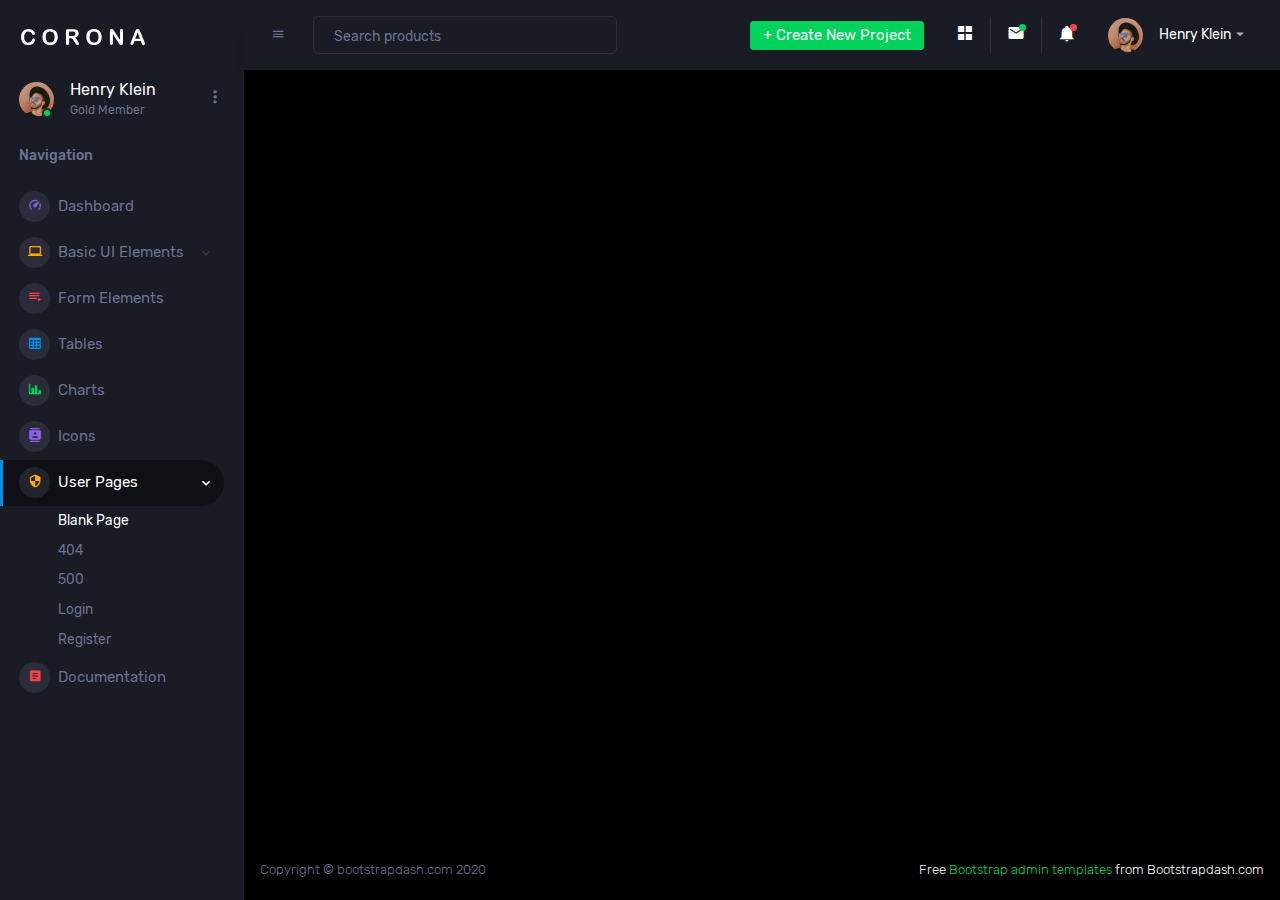
<file: pages/samples/blank-page.html>
<!DOCTYPE html>
<html lang="en">
  <head>
    <!-- Required meta tags -->
    <meta charset="utf-8">
    <meta name="viewport" content="width=device-width, initial-scale=1, shrink-to-fit=no">
    <title>Corona Admin</title>
    <!-- plugins:css -->
    <link rel="stylesheet" href="../../assets/vendors/mdi/css/materialdesignicons.min.css">
    <link rel="stylesheet" href="../../assets/vendors/css/vendor.bundle.base.css">
    <!-- endinject -->
    <!-- Plugin css for this page -->
    <!-- End Plugin css for this page -->
    <!-- inject:css -->
    <!-- endinject -->
    <!-- Layout styles -->
    <link rel="stylesheet" href="../../assets/css/style.css">
    <!-- End layout styles -->
    <link rel="shortcut icon" href="../../assets/images/favicon.png" />
  </head>
  <body>
    <div class="container-scroller">
      <!-- partial:../../partials/_sidebar.html -->
      <nav class="sidebar sidebar-offcanvas" id="sidebar">
        <div class="sidebar-brand-wrapper d-none d-lg-flex align-items-center justify-content-center fixed-top">
          <a class="sidebar-brand brand-logo" href="../../index.html"><img src="../../assets/images/logo.svg" alt="logo" /></a>
          <a class="sidebar-brand brand-logo-mini" href="../../index.html"><img src="../../assets/images/logo-mini.svg" alt="logo" /></a>
        </div>
        <ul class="nav">
          <li class="nav-item profile">
            <div class="profile-desc">
              <div class="profile-pic">
                <div class="count-indicator">
                  <img class="img-xs rounded-circle " src="../../assets/images/faces/face15.jpg" alt="">
                  <span class="count bg-success"></span>
                </div>
                <div class="profile-name">
                  <h5 class="mb-0 font-weight-normal">Henry Klein</h5>
                  <span>Gold Member</span>
                </div>
              </div>
              <a href="#" id="profile-dropdown" data-toggle="dropdown"><i class="mdi mdi-dots-vertical"></i></a>
              <div class="dropdown-menu dropdown-menu-right sidebar-dropdown preview-list" aria-labelledby="profile-dropdown">
                <a href="#" class="dropdown-item preview-item">
                  <div class="preview-thumbnail">
                    <div class="preview-icon bg-dark rounded-circle">
                      <i class="mdi mdi-settings text-primary"></i>
                    </div>
                  </div>
                  <div class="preview-item-content">
                    <p class="preview-subject ellipsis mb-1 text-small">Account settings</p>
                  </div>
                </a>
                <div class="dropdown-divider"></div>
                <a href="#" class="dropdown-item preview-item">
                  <div class="preview-thumbnail">
                    <div class="preview-icon bg-dark rounded-circle">
                      <i class="mdi mdi-onepassword  text-info"></i>
                    </div>
                  </div>
                  <div class="preview-item-content">
                    <p class="preview-subject ellipsis mb-1 text-small">Change Password</p>
                  </div>
                </a>
                <div class="dropdown-divider"></div>
                <a href="#" class="dropdown-item preview-item">
                  <div class="preview-thumbnail">
                    <div class="preview-icon bg-dark rounded-circle">
                      <i class="mdi mdi-calendar-today text-success"></i>
                    </div>
                  </div>
                  <div class="preview-item-content">
                    <p class="preview-subject ellipsis mb-1 text-small">To-do list</p>
                  </div>
                </a>
              </div>
            </div>
          </li>
          <li class="nav-item nav-category">
            <span class="nav-link">Navigation</span>
          </li>
          <li class="nav-item menu-items">
            <a class="nav-link" href="../../index.html">
              <span class="menu-icon">
                <i class="mdi mdi-speedometer"></i>
              </span>
              <span class="menu-title">Dashboard</span>
            </a>
          </li>
          <li class="nav-item menu-items">
            <a class="nav-link" data-toggle="collapse" href="#ui-basic" aria-expanded="false" aria-controls="ui-basic">
              <span class="menu-icon">
                <i class="mdi mdi-laptop"></i>
              </span>
              <span class="menu-title">Basic UI Elements</span>
              <i class="menu-arrow"></i>
            </a>
            <div class="collapse" id="ui-basic">
              <ul class="nav flex-column sub-menu">
                <li class="nav-item"> <a class="nav-link" href="../../pages/ui-features/buttons.html">Buttons</a></li>
                <li class="nav-item"> <a class="nav-link" href="../../pages/ui-features/dropdowns.html">Dropdowns</a></li>
                <li class="nav-item"> <a class="nav-link" href="../../pages/ui-features/typography.html">Typography</a></li>
              </ul>
            </div>
          </li>
          <li class="nav-item menu-items">
            <a class="nav-link" href="../../pages/forms/basic_elements.html">
              <span class="menu-icon">
                <i class="mdi mdi-playlist-play"></i>
              </span>
              <span class="menu-title">Form Elements</span>
            </a>
          </li>
          <li class="nav-item menu-items">
            <a class="nav-link" href="../../pages/tables/basic-table.html">
              <span class="menu-icon">
                <i class="mdi mdi-table-large"></i>
              </span>
              <span class="menu-title">Tables</span>
            </a>
          </li>
          <li class="nav-item menu-items">
            <a class="nav-link" href="../../pages/charts/chartjs.html">
              <span class="menu-icon">
                <i class="mdi mdi-chart-bar"></i>
              </span>
              <span class="menu-title">Charts</span>
            </a>
          </li>
          <li class="nav-item menu-items">
            <a class="nav-link" href="../../pages/icons/mdi.html">
              <span class="menu-icon">
                <i class="mdi mdi-contacts"></i>
              </span>
              <span class="menu-title">Icons</span>
            </a>
          </li>
          <li class="nav-item menu-items">
            <a class="nav-link" data-toggle="collapse" href="#auth" aria-expanded="false" aria-controls="auth">
              <span class="menu-icon">
                <i class="mdi mdi-security"></i>
              </span>
              <span class="menu-title">User Pages</span>
              <i class="menu-arrow"></i>
            </a>
            <div class="collapse" id="auth">
              <ul class="nav flex-column sub-menu">
                <li class="nav-item"> <a class="nav-link" href="../../pages/samples/blank-page.html"> Blank Page </a></li>
                <li class="nav-item"> <a class="nav-link" href="../../pages/samples/error-404.html"> 404 </a></li>
                <li class="nav-item"> <a class="nav-link" href="../../pages/samples/error-500.html"> 500 </a></li>
                <li class="nav-item"> <a class="nav-link" href="../../pages/samples/login.html"> Login </a></li>
                <li class="nav-item"> <a class="nav-link" href="../../pages/samples/register.html"> Register </a></li>
              </ul>
            </div>
          </li>
          <li class="nav-item menu-items">
            <a class="nav-link" href="http://www.bootstrapdash.com/demo/corona-free/jquery/documentation/documentation.html">
              <span class="menu-icon">
                <i class="mdi mdi-file-document-box"></i>
              </span>
              <span class="menu-title">Documentation</span>
            </a>
          </li>
        </ul>
      </nav>
      <!-- partial -->
      <div class="container-fluid page-body-wrapper">
        <!-- partial:../../partials/_navbar.html -->
        <nav class="navbar p-0 fixed-top d-flex flex-row">
          <div class="navbar-brand-wrapper d-flex d-lg-none align-items-center justify-content-center">
            <a class="navbar-brand brand-logo-mini" href="../../index.html"><img src="../../assets/images/logo-mini.svg" alt="logo" /></a>
          </div>
          <div class="navbar-menu-wrapper flex-grow d-flex align-items-stretch">
            <button class="navbar-toggler navbar-toggler align-self-center" type="button" data-toggle="minimize">
              <span class="mdi mdi-menu"></span>
            </button>
            <ul class="navbar-nav w-100">
              <li class="nav-item w-100">
                <form class="nav-link mt-2 mt-md-0 d-none d-lg-flex search">
                  <input type="text" class="form-control" placeholder="Search products">
                </form>
              </li>
            </ul>
            <ul class="navbar-nav navbar-nav-right">
              <li class="nav-item dropdown d-none d-lg-block">
                <a class="nav-link btn btn-success create-new-button" id="createbuttonDropdown" data-toggle="dropdown" aria-expanded="false" href="#">+ Create New Project</a>
                <div class="dropdown-menu dropdown-menu-right navbar-dropdown preview-list" aria-labelledby="createbuttonDropdown">
                  <h6 class="p-3 mb-0">Projects</h6>
                  <div class="dropdown-divider"></div>
                  <a class="dropdown-item preview-item">
                    <div class="preview-thumbnail">
                      <div class="preview-icon bg-dark rounded-circle">
                        <i class="mdi mdi-file-outline text-primary"></i>
                      </div>
                    </div>
                    <div class="preview-item-content">
                      <p class="preview-subject ellipsis mb-1">Software Development</p>
                    </div>
                  </a>
                  <div class="dropdown-divider"></div>
                  <a class="dropdown-item preview-item">
                    <div class="preview-thumbnail">
                      <div class="preview-icon bg-dark rounded-circle">
                        <i class="mdi mdi-web text-info"></i>
                      </div>
                    </div>
                    <div class="preview-item-content">
                      <p class="preview-subject ellipsis mb-1">UI Development</p>
                    </div>
                  </a>
                  <div class="dropdown-divider"></div>
                  <a class="dropdown-item preview-item">
                    <div class="preview-thumbnail">
                      <div class="preview-icon bg-dark rounded-circle">
                        <i class="mdi mdi-layers text-danger"></i>
                      </div>
                    </div>
                    <div class="preview-item-content">
                      <p class="preview-subject ellipsis mb-1">Software Testing</p>
                    </div>
                  </a>
                  <div class="dropdown-divider"></div>
                  <p class="p-3 mb-0 text-center">See all projects</p>
                </div>
              </li>
              <li class="nav-item nav-settings d-none d-lg-block">
                <a class="nav-link" href="#">
                  <i class="mdi mdi-view-grid"></i>
                </a>
              </li>
              <li class="nav-item dropdown border-left">
                <a class="nav-link count-indicator dropdown-toggle" id="messageDropdown" href="#" data-toggle="dropdown" aria-expanded="false">
                  <i class="mdi mdi-email"></i>
                  <span class="count bg-success"></span>
                </a>
                <div class="dropdown-menu dropdown-menu-right navbar-dropdown preview-list" aria-labelledby="messageDropdown">
                  <h6 class="p-3 mb-0">Messages</h6>
                  <div class="dropdown-divider"></div>
                  <a class="dropdown-item preview-item">
                    <div class="preview-thumbnail">
                      <img src="../../assets/images/faces/face4.jpg" alt="image" class="rounded-circle profile-pic">
                    </div>
                    <div class="preview-item-content">
                      <p class="preview-subject ellipsis mb-1">Mark send you a message</p>
                      <p class="text-muted mb-0"> 1 Minutes ago </p>
                    </div>
                  </a>
                  <div class="dropdown-divider"></div>
                  <a class="dropdown-item preview-item">
                    <div class="preview-thumbnail">
                      <img src="../../assets/images/faces/face2.jpg" alt="image" class="rounded-circle profile-pic">
                    </div>
                    <div class="preview-item-content">
                      <p class="preview-subject ellipsis mb-1">Cregh send you a message</p>
                      <p class="text-muted mb-0"> 15 Minutes ago </p>
                    </div>
                  </a>
                  <div class="dropdown-divider"></div>
                  <a class="dropdown-item preview-item">
                    <div class="preview-thumbnail">
                      <img src="../../assets/images/faces/face3.jpg" alt="image" class="rounded-circle profile-pic">
                    </div>
                    <div class="preview-item-content">
                      <p class="preview-subject ellipsis mb-1">Profile picture updated</p>
                      <p class="text-muted mb-0"> 18 Minutes ago </p>
                    </div>
                  </a>
                  <div class="dropdown-divider"></div>
                  <p class="p-3 mb-0 text-center">4 new messages</p>
                </div>
              </li>
              <li class="nav-item dropdown border-left">
                <a class="nav-link count-indicator dropdown-toggle" id="notificationDropdown" href="#" data-toggle="dropdown">
                  <i class="mdi mdi-bell"></i>
                  <span class="count bg-danger"></span>
                </a>
                <div class="dropdown-menu dropdown-menu-right navbar-dropdown preview-list" aria-labelledby="notificationDropdown">
                  <h6 class="p-3 mb-0">Notifications</h6>
                  <div class="dropdown-divider"></div>
                  <a class="dropdown-item preview-item">
                    <div class="preview-thumbnail">
                      <div class="preview-icon bg-dark rounded-circle">
                        <i class="mdi mdi-calendar text-success"></i>
                      </div>
                    </div>
                    <div class="preview-item-content">
                      <p class="preview-subject mb-1">Event today</p>
                      <p class="text-muted ellipsis mb-0"> Just a reminder that you have an event today </p>
                    </div>
                  </a>
                  <div class="dropdown-divider"></div>
                  <a class="dropdown-item preview-item">
                    <div class="preview-thumbnail">
                      <div class="preview-icon bg-dark rounded-circle">
                        <i class="mdi mdi-settings text-danger"></i>
                      </div>
                    </div>
                    <div class="preview-item-content">
                      <p class="preview-subject mb-1">Settings</p>
                      <p class="text-muted ellipsis mb-0"> Update dashboard </p>
                    </div>
                  </a>
                  <div class="dropdown-divider"></div>
                  <a class="dropdown-item preview-item">
                    <div class="preview-thumbnail">
                      <div class="preview-icon bg-dark rounded-circle">
                        <i class="mdi mdi-link-variant text-warning"></i>
                      </div>
                    </div>
                    <div class="preview-item-content">
                      <p class="preview-subject mb-1">Launch Admin</p>
                      <p class="text-muted ellipsis mb-0"> New admin wow! </p>
                    </div>
                  </a>
                  <div class="dropdown-divider"></div>
                  <p class="p-3 mb-0 text-center">See all notifications</p>
                </div>
              </li>
              <li class="nav-item dropdown">
                <a class="nav-link" id="profileDropdown" href="#" data-toggle="dropdown">
                  <div class="navbar-profile">
                    <img class="img-xs rounded-circle" src="../../assets/images/faces/face15.jpg" alt="">
                    <p class="mb-0 d-none d-sm-block navbar-profile-name">Henry Klein</p>
                    <i class="mdi mdi-menu-down d-none d-sm-block"></i>
                  </div>
                </a>
                <div class="dropdown-menu dropdown-menu-right navbar-dropdown preview-list" aria-labelledby="profileDropdown">
                  <h6 class="p-3 mb-0">Profile</h6>
                  <div class="dropdown-divider"></div>
                  <a class="dropdown-item preview-item">
                    <div class="preview-thumbnail">
                      <div class="preview-icon bg-dark rounded-circle">
                        <i class="mdi mdi-settings text-success"></i>
                      </div>
                    </div>
                    <div class="preview-item-content">
                      <p class="preview-subject mb-1">Settings</p>
                    </div>
                  </a>
                  <div class="dropdown-divider"></div>
                  <a class="dropdown-item preview-item">
                    <div class="preview-thumbnail">
                      <div class="preview-icon bg-dark rounded-circle">
                        <i class="mdi mdi-logout text-danger"></i>
                      </div>
                    </div>
                    <div class="preview-item-content">
                      <p class="preview-subject mb-1">Log out</p>
                    </div>
                  </a>
                  <div class="dropdown-divider"></div>
                  <p class="p-3 mb-0 text-center">Advanced settings</p>
                </div>
              </li>
            </ul>
            <button class="navbar-toggler navbar-toggler-right d-lg-none align-self-center" type="button" data-toggle="offcanvas">
              <span class="mdi mdi-format-line-spacing"></span>
            </button>
          </div>
        </nav>
        <!-- partial -->
        <div class="main-panel">
          <div class="content-wrapper">
          </div>
          <!-- content-wrapper ends -->
          <!-- partial:../../partials/_footer.html -->
          <footer class="footer">
            <div class="d-sm-flex justify-content-center justify-content-sm-between">
              <span class="text-muted d-block text-center text-sm-left d-sm-inline-block">Copyright © bootstrapdash.com 2020</span>
              <span class="float-none float-sm-right d-block mt-1 mt-sm-0 text-center"> Free <a href="https://www.bootstrapdash.com/bootstrap-admin-template/" target="_blank">Bootstrap admin templates</a> from Bootstrapdash.com</span>
            </div>
          </footer>
          <!-- partial -->
        </div>
        <!-- main-panel ends -->
      </div>
      <!-- page-body-wrapper ends -->
    </div>
    <!-- container-scroller -->
    <!-- plugins:js -->
    <script src="../../assets/vendors/js/vendor.bundle.base.js"></script>
    <!-- endinject -->
    <!-- Plugin js for this page -->
    <!-- End plugin js for this page -->
    <!-- inject:js -->
    <script src="../../assets/js/off-canvas.js"></script>
    <script src="../../assets/js/hoverable-collapse.js"></script>
    <script src="../../assets/js/misc.js"></script>
    <script src="../../assets/js/settings.js"></script>
    <script src="../../assets/js/todolist.js"></script>
    <!-- endinject -->
    <!-- Custom js for this page -->
    <!-- End custom js for this page -->
  </body>
</html>
</file>
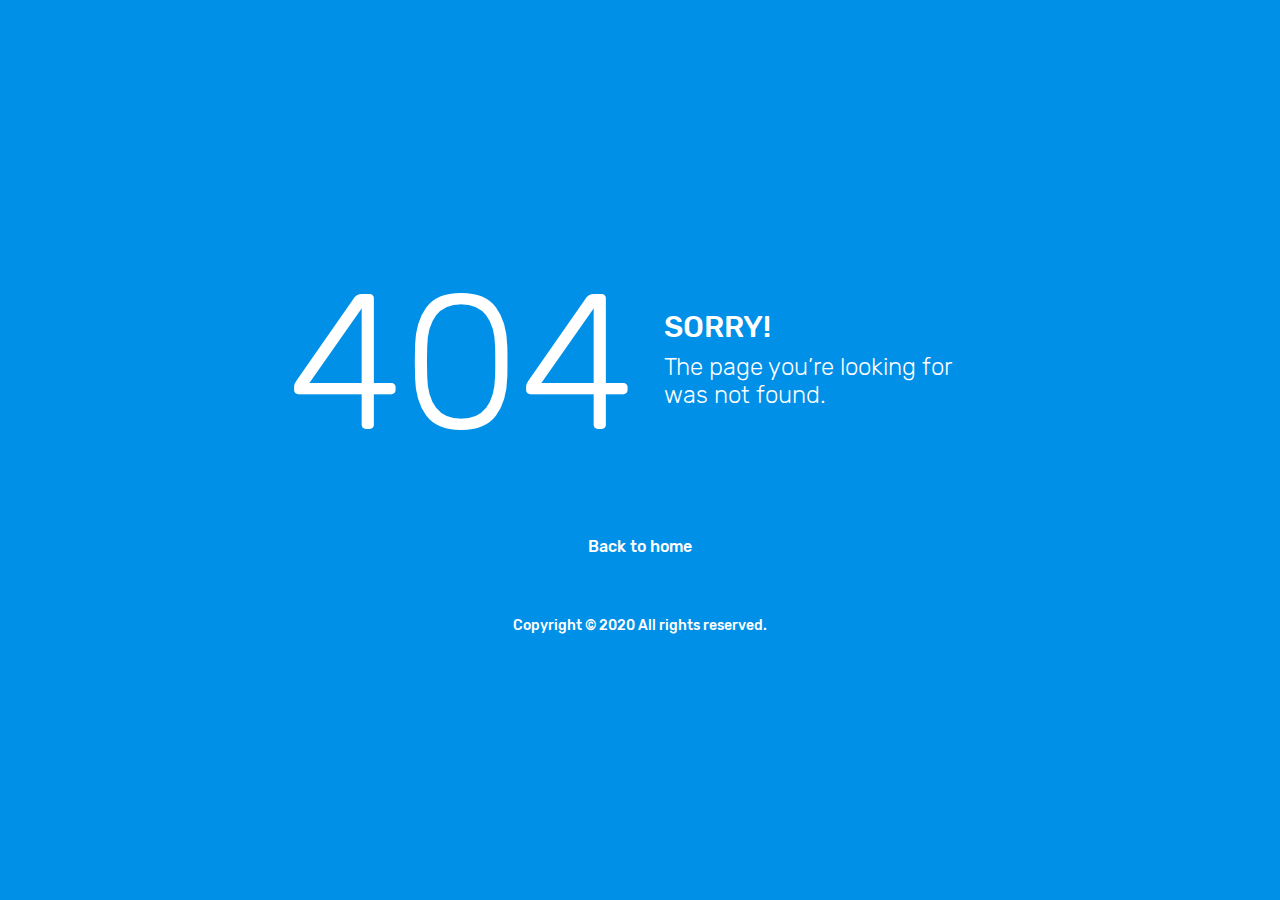
<file: pages/samples/error-404.html>
<!DOCTYPE html>
<html lang="en">
  <head>
    <!-- Required meta tags -->
    <meta charset="utf-8">
    <meta name="viewport" content="width=device-width, initial-scale=1, shrink-to-fit=no">
    <title>Corona Admin</title>
    <!-- plugins:css -->
    <link rel="stylesheet" href="../../assets/vendors/mdi/css/materialdesignicons.min.css">
    <link rel="stylesheet" href="../../assets/vendors/css/vendor.bundle.base.css">
    <!-- endinject -->
    <!-- Plugin css for this page -->
    <!-- End Plugin css for this page -->
    <!-- inject:css -->
    <!-- endinject -->
    <!-- Layout styles -->
    <link rel="stylesheet" href="../../assets/css/style.css">
    <!-- End layout styles -->
    <link rel="shortcut icon" href="../../assets/images/favicon.png" />
  </head>
  <body>
    <div class="container-scroller">
      <div class="container-fluid page-body-wrapper full-page-wrapper">
        <div class="content-wrapper d-flex align-items-center text-center error-page bg-primary">
          <div class="row flex-grow">
            <div class="col-lg-7 mx-auto text-white">
              <div class="row align-items-center d-flex flex-row">
                <div class="col-lg-6 text-lg-right pr-lg-4">
                  <h1 class="display-1 mb-0">404</h1>
                </div>
                <div class="col-lg-6 error-page-divider text-lg-left pl-lg-4">
                  <h2>SORRY!</h2>
                  <h3 class="font-weight-light">The page you’re looking for was not found.</h3>
                </div>
              </div>
              <div class="row mt-5">
                <div class="col-12 text-center mt-xl-2">
                  <a class="text-white font-weight-medium" href="../../index.html">Back to home</a>
                </div>
              </div>
              <div class="row mt-5">
                <div class="col-12 mt-xl-2">
                  <p class="text-white font-weight-medium text-center">Copyright &copy; 2020 All rights reserved.</p>
                </div>
              </div>
            </div>
          </div>
        </div>
        <!-- content-wrapper ends -->
      </div>
      <!-- page-body-wrapper ends -->
    </div>
    <!-- container-scroller -->
    <!-- plugins:js -->
    <script src="../../assets/vendors/js/vendor.bundle.base.js"></script>
    <!-- endinject -->
    <!-- Plugin js for this page -->
    <!-- End plugin js for this page -->
    <!-- inject:js -->
    <script src="../../assets/js/off-canvas.js"></script>
    <script src="../../assets/js/hoverable-collapse.js"></script>
    <script src="../../assets/js/misc.js"></script>
    <script src="../../assets/js/settings.js"></script>
    <script src="../../assets/js/todolist.js"></script>
    <!-- endinject -->
  </body>
</html>
</file>
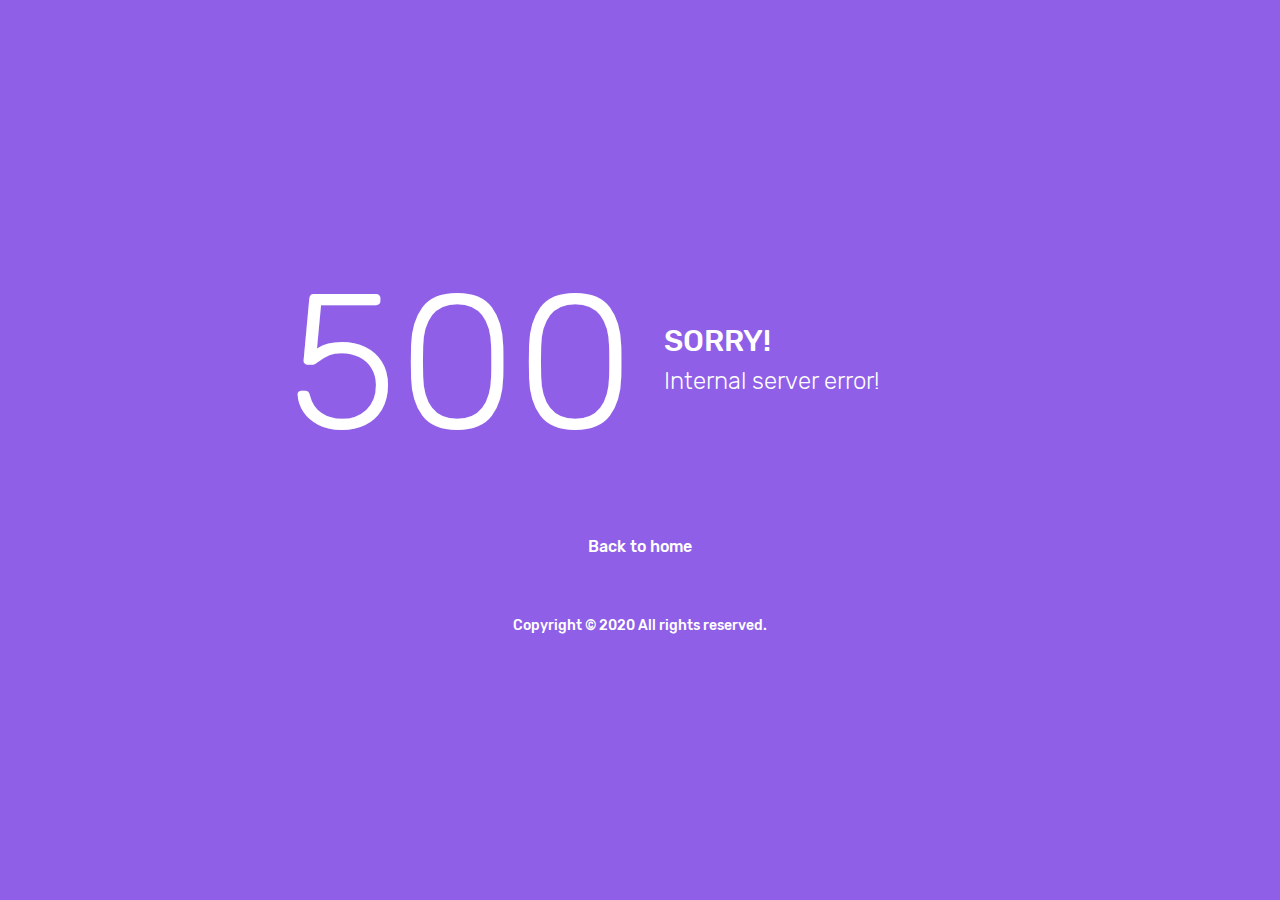
<file: pages/samples/error-500.html>
<!DOCTYPE html>
<html lang="en">
  <head>
    <!-- Required meta tags -->
    <meta charset="utf-8">
    <meta name="viewport" content="width=device-width, initial-scale=1, shrink-to-fit=no">
    <title>Corona Admin</title>
    <!-- plugins:css -->
    <link rel="stylesheet" href="../../assets/vendors/mdi/css/materialdesignicons.min.css">
    <link rel="stylesheet" href="../../assets/vendors/css/vendor.bundle.base.css">
    <!-- endinject -->
    <!-- Plugin css for this page -->
    <!-- End Plugin css for this page -->
    <!-- inject:css -->
    <!-- endinject -->
    <!-- Layout styles -->
    <link rel="stylesheet" href="../../assets/css/style.css">
    <!-- End layout styles -->
    <link rel="shortcut icon" href="../../assets/images/favicon.png" />
  </head>
  <body>
    <div class="container-scroller">
      <div class="container-fluid page-body-wrapper full-page-wrapper">
        <div class="content-wrapper d-flex align-items-center text-center error-page bg-info">
          <div class="row flex-grow">
            <div class="col-lg-7 mx-auto text-white">
              <div class="row align-items-center d-flex flex-row">
                <div class="col-lg-6 text-lg-right pr-lg-4">
                  <h1 class="display-1 mb-0">500</h1>
                </div>
                <div class="col-lg-6 error-page-divider text-lg-left pl-lg-4">
                  <h2>SORRY!</h2>
                  <h3 class="font-weight-light">Internal server error!</h3>
                </div>
              </div>
              <div class="row mt-5">
                <div class="col-12 text-center mt-xl-2">
                  <a class="text-white font-weight-medium" href="../../index.html">Back to home</a>
                </div>
              </div>
              <div class="row mt-5">
                <div class="col-12 mt-xl-2">
                  <p class="text-white font-weight-medium text-center">Copyright &copy; 2020 All rights reserved.</p>
                </div>
              </div>
            </div>
          </div>
        </div>
        <!-- content-wrapper ends -->
      </div>
      <!-- page-body-wrapper ends -->
    </div>
    <!-- container-scroller -->
    <!-- plugins:js -->
    <script src="../../assets/vendors/js/vendor.bundle.base.js"></script>
    <!-- endinject -->
    <!-- Plugin js for this page -->
    <!-- End plugin js for this page -->
    <!-- inject:js -->
    <script src="../../assets/js/off-canvas.js"></script>
    <script src="../../assets/js/hoverable-collapse.js"></script>
    <script src="../../assets/js/misc.js"></script>
    <script src="../../assets/js/settings.js"></script>
    <script src="../../assets/js/todolist.js"></script>
    <!-- endinject -->
  </body>
</html>
</file>
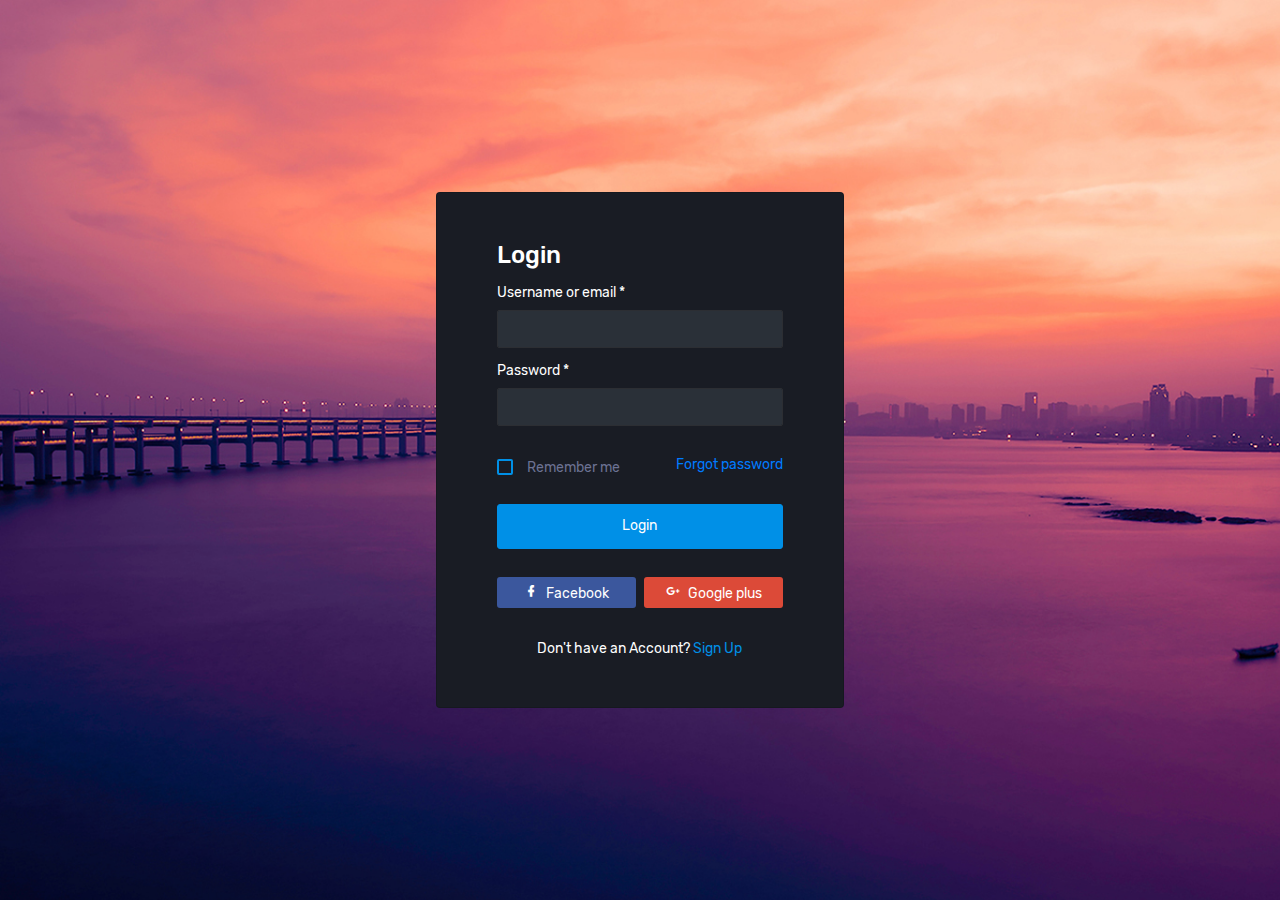
<file: pages/samples/login.html>
<!DOCTYPE html>
<html lang="en">
  <head>
    <!-- Required meta tags -->
    <meta charset="utf-8">
    <meta name="viewport" content="width=device-width, initial-scale=1, shrink-to-fit=no">
    <title>Corona Admin</title>
    <!-- plugins:css -->
    <link rel="stylesheet" href="../../assets/vendors/mdi/css/materialdesignicons.min.css">
    <link rel="stylesheet" href="../../assets/vendors/css/vendor.bundle.base.css">
    <!-- endinject -->
    <!-- Plugin css for this page -->
    <!-- End plugin css for this page -->
    <!-- inject:css -->
    <!-- endinject -->
    <!-- Layout styles -->
    <link rel="stylesheet" href="../../assets/css/style.css">
    <!-- End layout styles -->
    <link rel="shortcut icon" href="../../assets/images/favicon.png" />
  </head>
  <body>
    <div class="container-scroller">
      <div class="container-fluid page-body-wrapper full-page-wrapper">
        <div class="row w-100 m-0">
          <div class="content-wrapper full-page-wrapper d-flex align-items-center auth login-bg">
            <div class="card col-lg-4 mx-auto">
              <div class="card-body px-5 py-5">
                <h3 class="card-title text-left mb-3">Login</h3>
                <form>
                  <div class="form-group">
                    <label>Username or email *</label>
                    <input type="text" class="form-control p_input">
                  </div>
                  <div class="form-group">
                    <label>Password *</label>
                    <input type="text" class="form-control p_input">
                  </div>
                  <div class="form-group d-flex align-items-center justify-content-between">
                    <div class="form-check">
                      <label class="form-check-label">
                        <input type="checkbox" class="form-check-input"> Remember me </label>
                    </div>
                    <a href="#" class="forgot-pass">Forgot password</a>
                  </div>
                  <div class="text-center">
                    <button type="submit" class="btn btn-primary btn-block enter-btn">Login</button>
                  </div>
                  <div class="d-flex">
                    <button class="btn btn-facebook mr-2 col">
                      <i class="mdi mdi-facebook"></i> Facebook </button>
                    <button class="btn btn-google col">
                      <i class="mdi mdi-google-plus"></i> Google plus </button>
                  </div>
                  <p class="sign-up">Don't have an Account?<a href="#"> Sign Up</a></p>
                </form>
              </div>
            </div>
          </div>
          <!-- content-wrapper ends -->
        </div>
        <!-- row ends -->
      </div>
      <!-- page-body-wrapper ends -->
    </div>
    <!-- container-scroller -->
    <!-- plugins:js -->
    <script src="../../assets/vendors/js/vendor.bundle.base.js"></script>
    <!-- endinject -->
    <!-- Plugin js for this page -->
    <!-- End plugin js for this page -->
    <!-- inject:js -->
    <script src="../../assets/js/off-canvas.js"></script>
    <script src="../../assets/js/hoverable-collapse.js"></script>
    <script src="../../assets/js/misc.js"></script>
    <script src="../../assets/js/settings.js"></script>
    <script src="../../assets/js/todolist.js"></script>
    <!-- endinject -->
  </body>
</html>
</file>
<file: assets/vendors/css/vendor.bundle.base.css>
/*
 * Container style
 */
.ps {
  overflow: hidden !important;
  overflow-anchor: none;
  -ms-overflow-style: none;
  touch-action: auto;
  -ms-touch-action: auto;
}

/*
 * Scrollbar rail styles
 */
.ps__rail-x {
  display: none;
  opacity: 0;
  transition: background-color .2s linear, opacity .2s linear;
  -webkit-transition: background-color .2s linear, opacity .2s linear;
  height: 15px;
  /* there must be 'bottom' or 'top' for ps__rail-x */
  bottom: 0px;
  /* please don't change 'position' */
  position: absolute;
}

.ps__rail-y {
  display: none;
  opacity: 0;
  transition: background-color .2s linear, opacity .2s linear;
  -webkit-transition: background-color .2s linear, opacity .2s linear;
  width: 15px;
  /* there must be 'right' or 'left' for ps__rail-y */
  right: 0;
  /* please don't change 'position' */
  position: absolute;
}

.ps--active-x > .ps__rail-x,
.ps--active-y > .ps__rail-y {
  display: block;
  background-color: transparent;
}

.ps:hover > .ps__rail-x,
.ps:hover > .ps__rail-y,
.ps--focus > .ps__rail-x,
.ps--focus > .ps__rail-y,
.ps--scrolling-x > .ps__rail-x,
.ps--scrolling-y > .ps__rail-y {
  opacity: 0.6;
}

.ps .ps__rail-x:hover,
.ps .ps__rail-y:hover,
.ps .ps__rail-x:focus,
.ps .ps__rail-y:focus,
.ps .ps__rail-x.ps--clicking,
.ps .ps__rail-y.ps--clicking {
  background-color: #eee;
  opacity: 0.9;
}

/*
 * Scrollbar thumb styles
 */
.ps__thumb-x {
  background-color: #aaa;
  border-radius: 6px;
  transition: background-color .2s linear, height .2s ease-in-out;
  -webkit-transition: background-color .2s linear, height .2s ease-in-out;
  height: 6px;
  /* there must be 'bottom' for ps__thumb-x */
  bottom: 2px;
  /* please don't change 'position' */
  position: absolute;
}

.ps__thumb-y {
  background-color: #aaa;
  border-radius: 6px;
  transition: background-color .2s linear, width .2s ease-in-out;
  -webkit-transition: background-color .2s linear, width .2s ease-in-out;
  width: 6px;
  /* there must be 'right' for ps__thumb-y */
  right: 2px;
  /* please don't change 'position' */
  position: absolute;
}

.ps__rail-x:hover > .ps__thumb-x,
.ps__rail-x:focus > .ps__thumb-x,
.ps__rail-x.ps--clicking .ps__thumb-x {
  background-color: #999;
  height: 11px;
}

.ps__rail-y:hover > .ps__thumb-y,
.ps__rail-y:focus > .ps__thumb-y,
.ps__rail-y.ps--clicking .ps__thumb-y {
  background-color: #999;
  width: 11px;
}

/* MS supports */
@supports (-ms-overflow-style: none) {
  .ps {
    overflow: auto !important;
  }
}

@media screen and (-ms-high-contrast: active), (-ms-high-contrast: none) {
  .ps {
    overflow: auto !important;
  }
}
</file>
